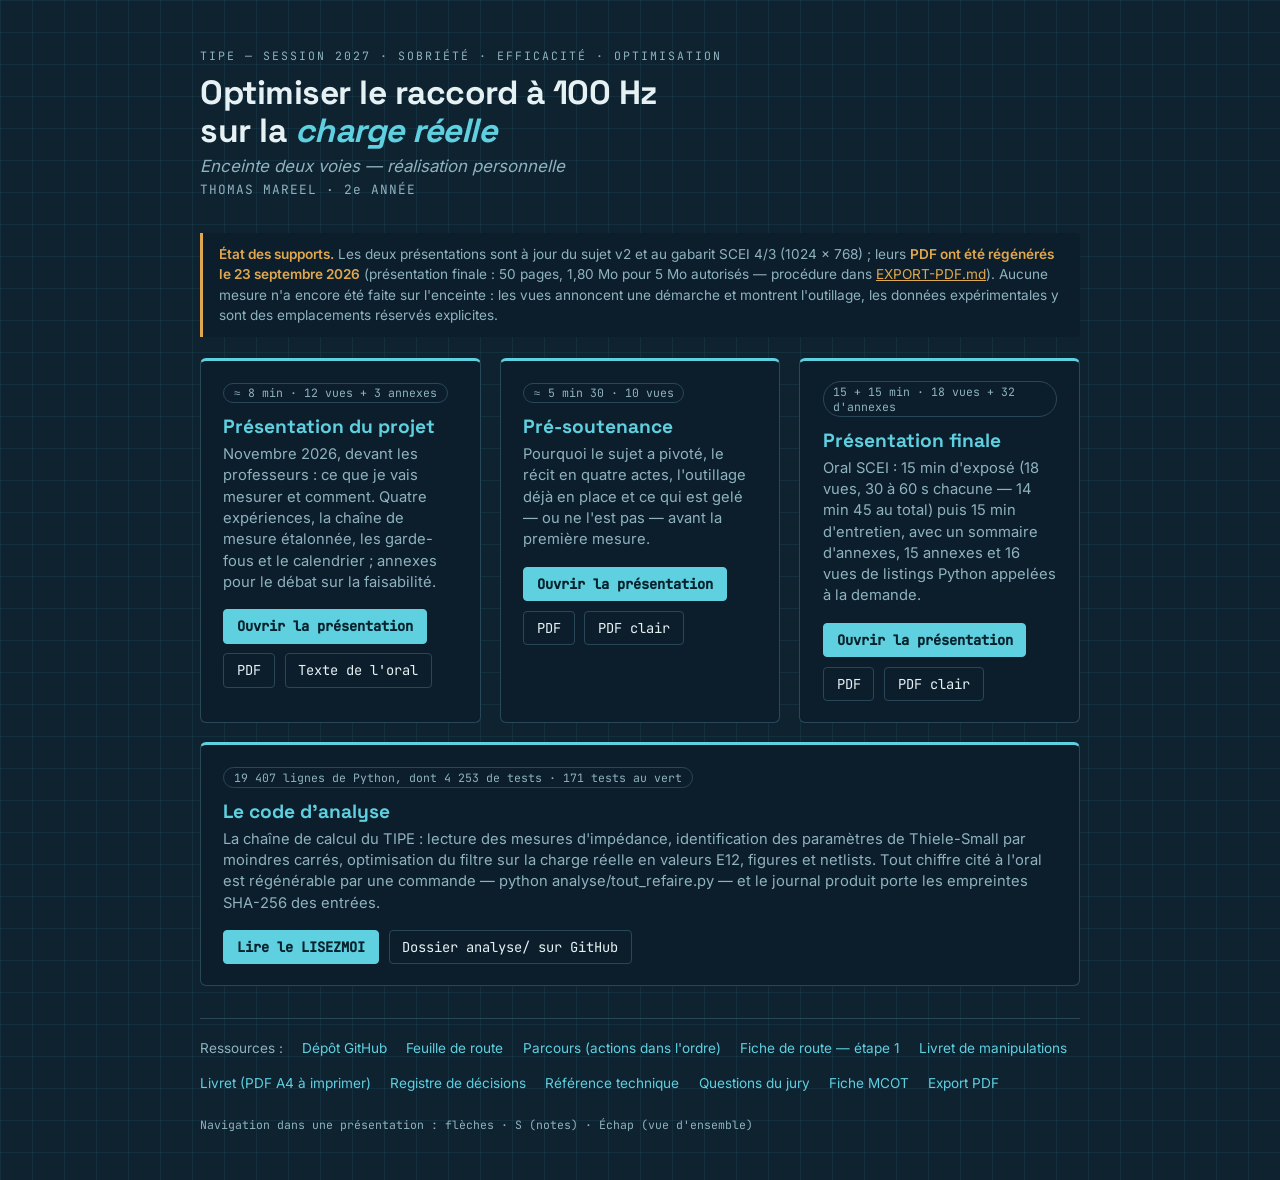
<file: index.html>
<!DOCTYPE html>
<html lang="fr">
<head>
  <meta charset="utf-8">
  <meta name="viewport" content="width=device-width, initial-scale=1.0">
  <title>TIPE — Filtrage à 100 Hz d'une enceinte deux voies</title>
  <meta name="description" content="TIPE session 2027 — Optimisation sous contraintes du filtre de raccord à 100 Hz d'une enceinte deux voies : mesure de l'impédance réelle du haut-parleur, identification des paramètres de Thiele-Small, optimisation du filtre (coût, pertes, valeurs normalisées), validation au banc et au micro.">
  <link rel="icon" href="favicon.svg" type="image/svg+xml">

  <link rel="stylesheet" href="libs/fonts/fonts.css">
  <style>
    :root{ --bg:#0e2230; --bg-card:#0c1e2b; --ink:#e6f1f4; --ink-soft:#8fb2bf;
           --accent:#5fd0e0; --accent2:#9ad6a0; --warn:#e0a84e;
           --trait:#28485a; --grid:rgba(95,208,224,.07); }
    *{box-sizing:border-box;margin:0;padding:0;}
    body{ min-height:100vh; color:var(--ink); font-family:Inter,system-ui,sans-serif;
      background-color:var(--bg);
      background-image:linear-gradient(var(--grid) 1px,transparent 1px),linear-gradient(90deg,var(--grid) 1px,transparent 1px);
      background-size:32px 32px;
      display:flex; align-items:center; justify-content:center; padding:3rem 1.4rem; }
    main{ max-width:880px; width:100%; }
    .kicker{ font-family:'JetBrains Mono',monospace; font-size:.72rem; letter-spacing:2px;
      text-transform:uppercase; color:var(--ink-soft); margin-bottom:.7rem; }
    h1{ font-family:'Space Grotesk',sans-serif; font-size:2.1rem; line-height:1.12; letter-spacing:-.5px; margin-bottom:.4rem; }
    h1 em{ color:var(--accent); font-style:italic; }
    .sous{ color:var(--ink-soft); font-size:1.05rem; font-style:italic; margin-bottom:.3rem; }
    .auteur{ font-family:'JetBrains Mono',monospace; font-size:.8rem; color:var(--ink-soft);
      letter-spacing:1px; margin-bottom:2.2rem; }
    .encadre.warn{ border-left:3px solid var(--warn); background:var(--bg-card);
      border-radius:0 4px 4px 0; padding:.7rem 1rem; margin-bottom:1.3rem;
      font-size:.85rem; line-height:1.5; color:var(--ink-soft); }
    .encadre.warn strong{ color:var(--warn); font-weight:600; }
    .encadre.warn a{ color:var(--warn); text-decoration:underline; }
    .cartes{ display:flex; gap:1.2rem; flex-wrap:wrap; }
    .cartes + .cartes{ margin-top:1.2rem; }
    .carte{ flex:1; min-width:260px; border:1px solid var(--trait); border-top:3px solid var(--accent);
      border-radius:6px; padding:1.3rem 1.4rem; background:var(--bg-card); }
    .carte h2{ font-family:'Space Grotesk',sans-serif; color:var(--accent); font-size:1.2rem; margin-bottom:.3rem; }
    .carte p{ color:var(--ink-soft); font-size:.92rem; line-height:1.45; margin-bottom:1rem; min-height:3.6em; }
    .liens{ display:flex; gap:.6rem; flex-wrap:wrap; }
    a.btn{ text-decoration:none; font-size:.86rem; font-family:'JetBrains Mono',monospace;
      padding:.45rem .8rem; border-radius:4px; border:1px solid var(--trait); color:var(--ink); transition:.15s; }
    a.btn:hover{ border-color:var(--accent); color:var(--accent); }
    a.btn.primary{ background:var(--accent); color:#06222c; border-color:var(--accent); font-weight:600; }
    a.btn.primary:hover{ filter:brightness(1.08); color:#06222c; }
    .duree{ display:inline-block; font-family:'JetBrains Mono',monospace; font-size:.72rem;
      color:var(--ink-soft); border:1px solid var(--trait); border-radius:999px; padding:.1rem .6rem; margin-bottom:.7rem; }
    .docs{ margin-top:2rem; padding-top:1.3rem; border-top:1px solid var(--trait);
      font-size:.85rem; color:var(--ink-soft); display:flex; gap:1.2rem; flex-wrap:wrap; align-items:center; }
    .docs a{ color:var(--accent); text-decoration:none; }
    .docs a:hover{ text-decoration:underline; }
    footer{ margin-top:1.6rem; font-family:'JetBrains Mono',monospace; font-size:.72rem; color:var(--ink-soft); }
  </style>
</head>
<body>
  <main>
    <div class="kicker">TIPE — session 2027 · Sobriété · Efficacité · Optimisation</div>
    <h1>Optimiser le raccord à 100 Hz<br>sur la <em>charge réelle</em></h1>
    <p class="sous">Enceinte deux voies — réalisation personnelle</p>
    <p class="auteur">THOMAS MAREEL · 2e ANNÉE</p>

    <p class="encadre warn"><strong>État des supports.</strong> Les deux présentations sont à jour du sujet v2 et au gabarit SCEI 4/3 (1024 × 768) ; leurs <strong>PDF ont été régénérés le 23 septembre 2026</strong> (présentation finale : 50 pages, 1,80 Mo pour 5 Mo autorisés — procédure dans <a href="EXPORT-PDF.md">EXPORT-PDF.md</a>). Aucune mesure n'a encore été faite sur l'enceinte : les vues annoncent une démarche et montrent l'outillage, les données expérimentales y sont des emplacements réservés explicites.</p>

    <div class="cartes">
      <div class="carte">
        <span class="duree">≈ 8 min · 12 vues + 3 annexes</span>
        <h2>Présentation du projet</h2>
        <p>Novembre 2026, devant les professeurs : ce que je vais mesurer et comment. Quatre expériences, la chaîne de mesure étalonnée, les garde-fous et le calendrier ; annexes pour le débat sur la faisabilité.</p>
        <div class="liens">
          <a class="btn primary" href="presentation-projet.html">Ouvrir la présentation</a>
          <a class="btn" href="oral/presentation.pdf">PDF</a>
          <a class="btn" href="oral/script_oral.md">Texte de l'oral</a>
        </div>
      </div>
      <div class="carte">
        <span class="duree">≈ 5 min 30 · 10 vues</span>
        <h2>Pré-soutenance</h2>
        <p>Pourquoi le sujet a pivoté, le récit en quatre actes, l'outillage déjà en place et ce qui est gelé — ou ne l'est pas — avant la première mesure.</p>
        <div class="liens">
          <a class="btn primary" href="pre-soutenance.html">Ouvrir la présentation</a>
          <a class="btn" href="pre-soutenance.pdf">PDF</a>
          <a class="btn" href="pre-soutenance-clair.pdf">PDF clair</a>
        </div>
      </div>
      <div class="carte">
        <span class="duree">15 + 15 min · 18 vues + 32 d'annexes</span>
        <h2>Présentation finale</h2>
        <p>Oral SCEI : 15 min d'exposé (18 vues, 30 à 60 s chacune — 14 min 45 au total) puis 15 min d'entretien, avec un sommaire d'annexes, 15 annexes et 16 vues de listings Python appelées à la demande.</p>
        <div class="liens">
          <a class="btn primary" href="presentation-finale.html">Ouvrir la présentation</a>
          <a class="btn" href="presentation-finale.pdf">PDF</a>
          <a class="btn" href="presentation-finale-clair.pdf">PDF clair</a>
        </div>
      </div>
    </div>

    <div class="cartes">
      <div class="carte">
        <span class="duree">19 407 lignes de Python, dont 4 253 de tests · 171 tests au vert</span>
        <h2>Le code d'analyse</h2>
        <p>La chaîne de calcul du TIPE : lecture des mesures d'impédance, identification des paramètres de Thiele-Small par moindres carrés, optimisation du filtre sur la charge réelle en valeurs E12, figures et netlists. Tout chiffre cité à l'oral est régénérable par une commande — python analyse/tout_refaire.py — et le journal produit porte les empreintes SHA-256 des entrées.</p>
        <div class="liens">
          <a class="btn primary" href="analyse/LISEZMOI.md">Lire le LISEZMOI</a>
          <a class="btn" href="https://github.com/thomasMareel/tipe-filtrage-enceinte/tree/main/analyse">Dossier analyse/ sur GitHub</a>
        </div>
      </div>
    </div>

    <div class="docs">
      <span>Ressources :</span>
      <a href="https://github.com/thomasMareel/tipe-filtrage-enceinte">Dépôt GitHub</a>
      <a href="FEUILLE-DE-ROUTE.md">Feuille de route</a>
      <a href="PARCOURS.md">Parcours (actions dans l'ordre)</a>
      <a href="fiches/etape-1-mesurer-z.pdf">Fiche de route — étape 1</a>
      <a href="protocole/PROTOCOLE-EXPERIENCES.html">Livret de manipulations</a>
      <a href="protocole/PROTOCOLE-EXPERIENCES.pdf">Livret (PDF A4 à imprimer)</a>
      <a href="DECISIONS-PHASE-0.md">Registre de décisions</a>
      <a href="REFERENCE-TECHNIQUE.md">Référence technique</a>
      <a href="NOTES-TIPE.md">Questions du jury</a>
      <a href="MCOT.md">Fiche MCOT</a>
      <a href="EXPORT-PDF.md">Export PDF</a>
    </div>

    <footer>Navigation dans une présentation : flèches · S (notes) · Échap (vue d'ensemble)</footer>
  </main>
</body>
</html>
</file>
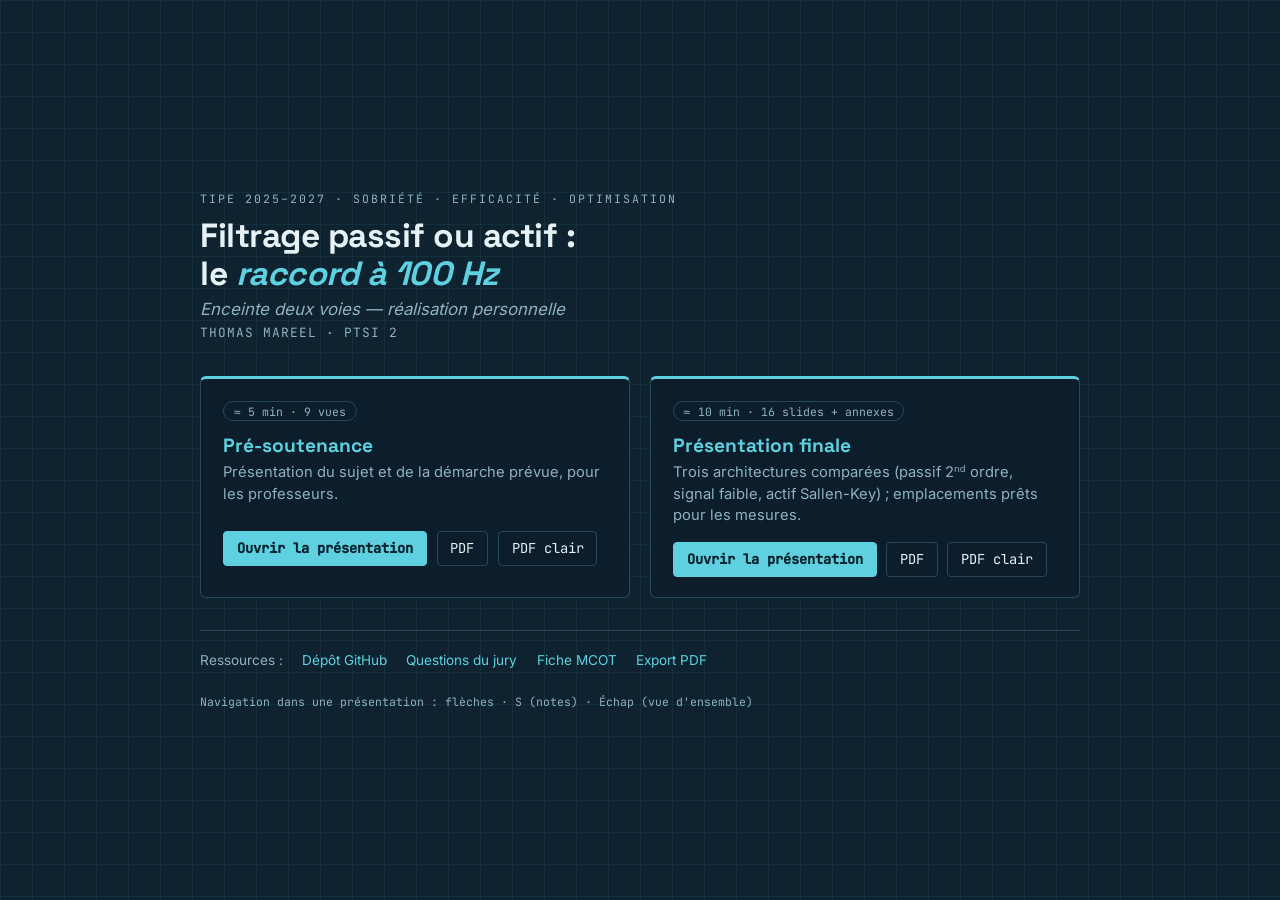
<file: archive-v1/index.html>
<!DOCTYPE html>
<html lang="fr">
<head>
  <meta charset="utf-8">
  <meta name="viewport" content="width=device-width, initial-scale=1.0">
  <title>TIPE — Filtrage à 100 Hz d'une enceinte deux voies</title>
  <meta name="description" content="TIPE 2025-2027 — Filtrage passif ou actif : le raccord à 100 Hz d'une enceinte deux voies (réalisation personnelle).">
  <link rel="icon" href="favicon.svg" type="image/svg+xml">

  <link rel="stylesheet" href="libs/fonts/fonts.css">
  <style>
    :root{ --bg:#0e2230; --bg-card:#0c1e2b; --ink:#e6f1f4; --ink-soft:#8fb2bf;
           --accent:#5fd0e0; --accent2:#9ad6a0; --trait:#28485a; --grid:rgba(95,208,224,.07); }
    *{box-sizing:border-box;margin:0;padding:0;}
    body{ min-height:100vh; color:var(--ink); font-family:Inter,system-ui,sans-serif;
      background-color:var(--bg);
      background-image:linear-gradient(var(--grid) 1px,transparent 1px),linear-gradient(90deg,var(--grid) 1px,transparent 1px);
      background-size:32px 32px;
      display:flex; align-items:center; justify-content:center; padding:3rem 1.4rem; }
    main{ max-width:880px; width:100%; }
    .kicker{ font-family:'JetBrains Mono',monospace; font-size:.72rem; letter-spacing:2px;
      text-transform:uppercase; color:var(--ink-soft); margin-bottom:.7rem; }
    h1{ font-family:'Space Grotesk',sans-serif; font-size:2.1rem; line-height:1.12; letter-spacing:-.5px; margin-bottom:.4rem; }
    h1 em{ color:var(--accent); font-style:italic; }
    .sous{ color:var(--ink-soft); font-size:1.05rem; font-style:italic; margin-bottom:.3rem; }
    .auteur{ font-family:'JetBrains Mono',monospace; font-size:.8rem; color:var(--ink-soft);
      letter-spacing:1px; margin-bottom:2.2rem; }
    .cartes{ display:flex; gap:1.2rem; flex-wrap:wrap; }
    .carte{ flex:1; min-width:260px; border:1px solid var(--trait); border-top:3px solid var(--accent);
      border-radius:6px; padding:1.3rem 1.4rem; background:var(--bg-card); }
    .carte h2{ font-family:'Space Grotesk',sans-serif; color:var(--accent); font-size:1.2rem; margin-bottom:.3rem; }
    .carte p{ color:var(--ink-soft); font-size:.92rem; line-height:1.45; margin-bottom:1rem; min-height:3.6em; }
    .liens{ display:flex; gap:.6rem; flex-wrap:wrap; }
    a.btn{ text-decoration:none; font-size:.86rem; font-family:'JetBrains Mono',monospace;
      padding:.45rem .8rem; border-radius:4px; border:1px solid var(--trait); color:var(--ink); transition:.15s; }
    a.btn:hover{ border-color:var(--accent); color:var(--accent); }
    a.btn.primary{ background:var(--accent); color:#06222c; border-color:var(--accent); font-weight:600; }
    a.btn.primary:hover{ filter:brightness(1.08); color:#06222c; }
    .duree{ display:inline-block; font-family:'JetBrains Mono',monospace; font-size:.72rem;
      color:var(--ink-soft); border:1px solid var(--trait); border-radius:999px; padding:.1rem .6rem; margin-bottom:.7rem; }
    .docs{ margin-top:2rem; padding-top:1.3rem; border-top:1px solid var(--trait);
      font-size:.85rem; color:var(--ink-soft); display:flex; gap:1.2rem; flex-wrap:wrap; align-items:center; }
    .docs a{ color:var(--accent); text-decoration:none; }
    .docs a:hover{ text-decoration:underline; }
    footer{ margin-top:1.6rem; font-family:'JetBrains Mono',monospace; font-size:.72rem; color:var(--ink-soft); }
  </style>
</head>
<body>
  <main>
    <div class="kicker">TIPE 2025–2027 · Sobriété · Efficacité · Optimisation</div>
    <h1>Filtrage passif ou actif :<br>le <em>raccord à 100 Hz</em></h1>
    <p class="sous">Enceinte deux voies — réalisation personnelle</p>
    <p class="auteur">THOMAS MAREEL · PTSI 2</p>

    <div class="cartes">
      <div class="carte">
        <span class="duree">≈ 5 min · 9 vues</span>
        <h2>Pré-soutenance</h2>
        <p>Présentation du sujet et de la démarche prévue, pour les professeurs.</p>
        <div class="liens">
          <a class="btn primary" href="pre-soutenance.html">Ouvrir la présentation</a>
          <a class="btn" href="pre-soutenance.pdf">PDF</a>
          <a class="btn" href="pre-soutenance-clair.pdf">PDF clair</a>
        </div>
      </div>
      <div class="carte">
        <span class="duree">≈ 10 min · 16 slides + annexes</span>
        <h2>Présentation finale</h2>
        <p>Trois architectures comparées (passif 2ⁿᵈ ordre, signal faible, actif Sallen-Key) ; emplacements prêts pour les mesures.</p>
        <div class="liens">
          <a class="btn primary" href="presentation-finale.html">Ouvrir la présentation</a>
          <a class="btn" href="presentation-finale.pdf">PDF</a>
          <a class="btn" href="presentation-finale-clair.pdf">PDF clair</a>
        </div>
      </div>
    </div>

    <div class="docs">
      <span>Ressources :</span>
      <a href="https://github.com/thomasMareel/tipe-filtrage-enceinte">Dépôt GitHub</a>
      <a href="NOTES-TIPE.md">Questions du jury</a>
      <a href="MCOT.md">Fiche MCOT</a>
      <a href="EXPORT-PDF.md">Export PDF</a>
    </div>

    <footer>Navigation dans une présentation : flèches · S (notes) · Échap (vue d'ensemble)</footer>
  </main>
</body>
</html>
</file>
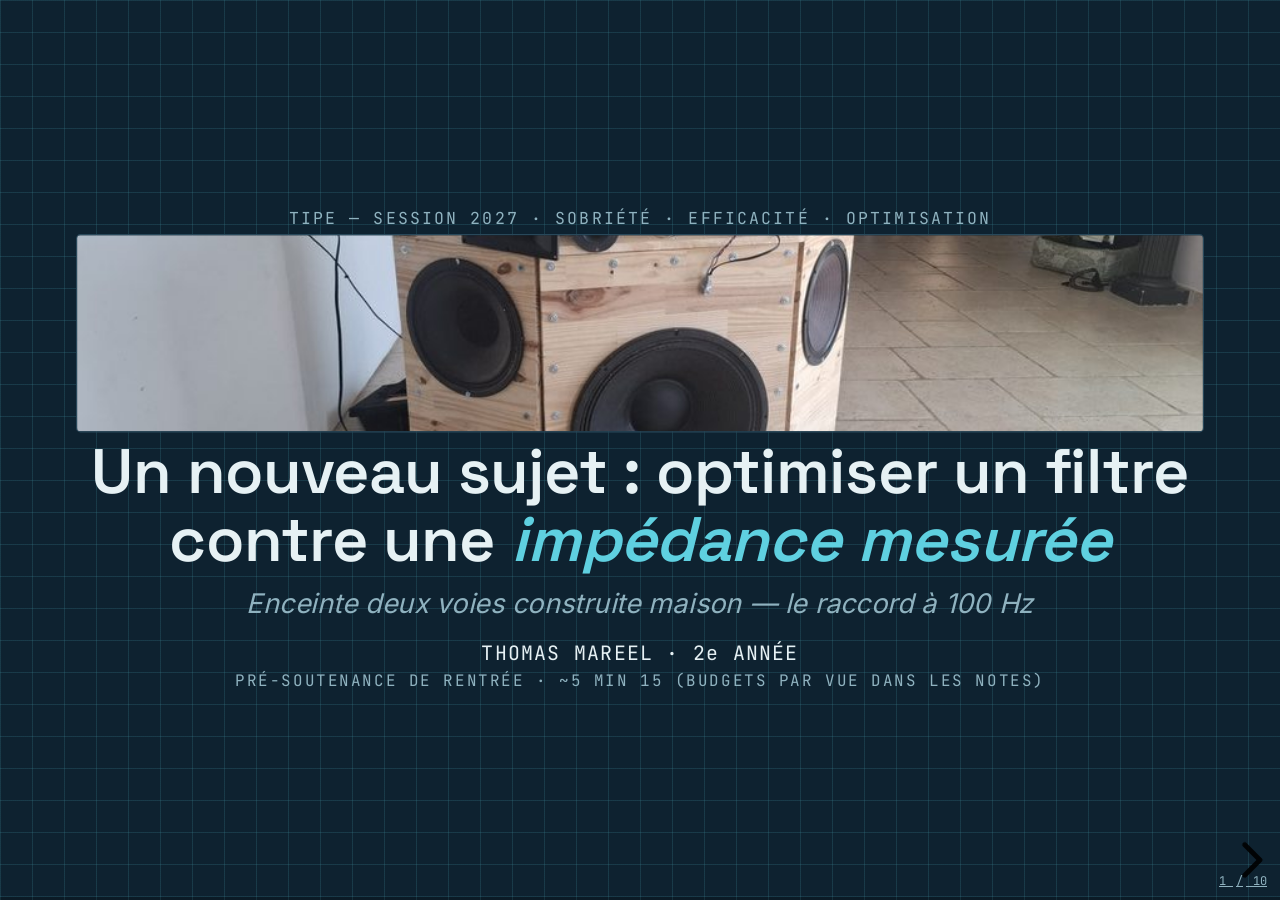
<file: pre-soutenance.html>
<!DOCTYPE html>
<html lang="fr">
<head>
  <meta charset="utf-8">
  <meta name="viewport" content="width=device-width, initial-scale=1.0, maximum-scale=1.0, user-scalable=no">
  <title>TIPE — Pré-soutenance (optimiser le filtre de raccord à 100 Hz sur la charge réelle)</title>
  <meta name="description" content="TIPE session 2027 — Pré-soutenance : démarche, outillage et critères gelés avant la campagne de mesures d'impédance.">
  <link rel="icon" href="favicon.svg" type="image/svg+xml">

  
  <link rel="stylesheet" href="libs/fonts/fonts.css">

  <link rel="stylesheet" href="libs/reveal/reset.css">
  <link rel="stylesheet" href="libs/reveal/reveal.css">
  <link rel="stylesheet" href="css/blueprint.css">
</head>
<body>
  <div class="reveal">
    <div class="slides">

<!-- =========================================================================
     PRÉ-SOUTENANCE v2 — 10 vues, ~5 min 15. Le budget de chaque vue est inscrit
     entre crochets en tête de ses notes du présentateur, pour que la répétition
     soit chronométrable : 25+30+30+30+30+35+40+35+35+35 = 325 s, et les notes
     totalisent 867 mots, soit 5 min 47 à 150 mots par minute — la marge restante
     est dans le débit, pas dans le texte.
     Fragments de diapositives uniquement : à coller dans la coquille reveal.js
     (gabarit SCEI 4/3 — Reveal.initialize({ width: 1024, height: 768, ... })).
     Identité Blueprint : css/blueprint.css (+ blueprint-light.css en variante claire).
     Les figures de données sont appelées par marqueurs FIG:nom-de-la-figure.
     INJECTION — la commande sans arguments échoue : injecter_figures.py prend alors
     les SEPT figures du registre et lève SystemExit au premier marqueur absent, or
     ce deck n'en porte que deux. Et l'injection réécrit le HTML EN PLACE, donc elle
     détruit les marqueurs : travailler sur une COPIE, comme EXPORT-PDF.md § 3.2.

         python analyse/figures.py
         Copy-Item pre-soutenance.html _tmp-pre-soutenance.html
         python analyse/injecter_figures.py _tmp-pre-soutenance.html fig-z-sub-mesure fig-catalogue-8ohm-vs-z

     Aucun résultat expérimental : rien n'est encore mesuré sur l'enceinte.
     ========================================================================= -->

      <!-- ===================== 1. TITRE ===================== -->
      <section class="titre">
        <div class="kicker">TIPE — session 2027 · Sobriété · Efficacité · Optimisation</div>
        <img class="photo" src="assets/enceinte-face.jpg" alt="Enceinte deux voies construite maison, vue de face"
             style="max-height:180px;box-sizing:border-box"
             onerror="this.style.display='none';this.nextElementSibling.style.display='flex';">
        <div class="placeholder" style="display:none;min-height:180px">déposer<br>assets/enceinte-face.jpg</div>
        <h1>Un nouveau sujet : optimiser un filtre<br>contre une <em>impédance mesurée</em></h1>
        <div class="sous">Enceinte deux voies construite maison — le raccord à 100 Hz</div>
        <div class="auteur">THOMAS MAREEL · 2<sup>e</sup> ANNÉE</div>
        <div class="meta">Pré-soutenance de rentrée · ~5 min 15 (budgets par vue dans les notes)</div>
        <aside class="notes">
          [25 s] Bonjour. Je viens vous présenter mon TIPE, et je commence par une annonce :
          ce n'est plus le sujet que je vous ai présenté en juin.
          Ces cinq minutes servent à vous dire pourquoi j'en ai changé,
          à poser le nouveau sujet, et à vous montrer où j'en suis.
          L'enceinte, elle, n'a pas bougé. Ce qui a changé, c'est la question que je lui pose.
        </aside>
      </section>

      <!-- ===================== 2. CE QUE J'AVAIS PRÉSENTÉ EN JUIN ===================== -->
      <section>
        <div class="kicker">Rappel</div>
        <h2>Ce que je vous avais présenté <span class="accent">en juin</span></h2>
        <div class="colonnes">

          <figure style="margin:0;text-align:center">
            <svg viewBox="0 0 300 200" role="img" aria-label="Vignette de la version 1 : trois architectures comparées">
              <g opacity="0.45">
                <rect x="5" y="5" width="290" height="190" rx="5" fill="var(--bg-card)" stroke="var(--trait)" stroke-width="1.5"/>
                <rect x="22" y="22" width="150" height="8" rx="3" fill="var(--ink-soft)"/>
                <g stroke="var(--wire)" stroke-width="2" fill="none">
                  <line x1="32" y1="72" x2="268" y2="72"/>
                  <line x1="32" y1="118" x2="268" y2="118"/>
                  <line x1="32" y1="164" x2="268" y2="164"/>
                </g>
                <g fill="var(--bg)" stroke="var(--accent)" stroke-width="2">
                  <rect x="104" y="59" width="44" height="26" rx="3"/>
                  <rect x="104" y="105" width="44" height="26" rx="3"/>
                  <rect x="104" y="151" width="44" height="26" rx="3"/>
                </g>
                <g fill="var(--wire)">
                  <polygon points="196,61 196,83 220,72"/>
                  <polygon points="196,107 196,129 220,118"/>
                  <polygon points="196,153 196,175 220,164"/>
                </g>
              </g>
            </svg>
            <figcaption>Trois architectures</figcaption>
          </figure>

          <figure style="margin:0;text-align:center">
            <svg viewBox="0 0 300 200" role="img" aria-label="Vignette de la version 1 : cinq critères de comparaison">
              <g opacity="0.45">
                <rect x="5" y="5" width="290" height="190" rx="5" fill="var(--bg-card)" stroke="var(--trait)" stroke-width="1.5"/>
                <rect x="22" y="22" width="130" height="8" rx="3" fill="var(--ink-soft)"/>
                <g fill="none" stroke="var(--accent)" stroke-width="2">
                  <circle cx="45"  cy="95" r="19"/>
                  <circle cx="99"  cy="95" r="19"/>
                  <circle cx="153" cy="95" r="19"/>
                  <circle cx="207" cy="95" r="19"/>
                  <circle cx="261" cy="95" r="19"/>
                </g>
                <g fill="var(--ink-soft)">
                  <rect x="28"  y="132" width="34" height="6" rx="3"/>
                  <rect x="82"  y="132" width="34" height="6" rx="3"/>
                  <rect x="136" y="132" width="34" height="6" rx="3"/>
                  <rect x="190" y="132" width="34" height="6" rx="3"/>
                  <rect x="244" y="132" width="34" height="6" rx="3"/>
                </g>
              </g>
            </svg>
            <figcaption>Cinq critères</figcaption>
          </figure>

          <figure style="margin:0;text-align:center">
            <svg viewBox="0 0 300 200" role="img" aria-label="Vignette de la version 1 : premier ordre contre second ordre">
              <g opacity="0.45">
                <rect x="5" y="5" width="290" height="190" rx="5" fill="var(--bg-card)" stroke="var(--trait)" stroke-width="1.5"/>
                <rect x="22" y="22" width="170" height="8" rx="3" fill="var(--ink-soft)"/>
                <line x1="40" y1="55" x2="40" y2="165" stroke="var(--ink-soft)" stroke-width="1.6"/>
                <line x1="40" y1="165" x2="268" y2="165" stroke="var(--ink-soft)" stroke-width="1.6"/>
                <path d="M40,70 L130,70 Q146,70 154,84 L250,140" fill="none" stroke="var(--accent2)" stroke-width="2.6"/>
                <path d="M40,70 L130,70 Q146,70 154,86 L216,165" fill="none" stroke="var(--accent)" stroke-width="2.6"/>
                <line x1="150" y1="52" x2="150" y2="165" stroke="var(--accent)" stroke-width="1.2" stroke-dasharray="5 5"/>
              </g>
            </svg>
            <figcaption>1<sup>er</sup> contre 2<sup>nd</sup> ordre</figcaption>
          </figure>

        </div>
        <p class="legende">version 1 · juin 2026 — « filtrage passif ou actif : le raccord à 100 Hz »</p>
        <aside class="notes">
          [30 s] En juin, mon sujet s'appelait « filtrage passif ou actif : le raccord à cent hertz ».
          Je comparais trois architectures — LC après l'amplificateur, RC en signal faible,
          et actif Sallen-Key — sur cinq critères, et je justifiais le passage au second ordre.
          Le travail existait vraiment : les slides étaient prêts, l'enceinte fonctionnait.
          Je ne viens pas vous dire que c'était nul, mais ce que j'ai fini par lui reprocher.
        </aside>
      </section>

      <!-- ===================== 3. POURQUOI J'AI PIVOTÉ ===================== -->
      <section>
        <div class="kicker">L'auto-critique</div>
        <h2>Pourquoi j'ai pivoté : c'était une <span class="accent">recette</span></h2>
        <div class="viz">
          <svg viewBox="0 0 1000 250" role="img"
               aria-label="Deux boîtes reliées par une flèche : la démarche de la version 1 et celle de la version 2">
            <defs>
              <marker id="fl-pivot" markerWidth="10" markerHeight="10" refX="8" refY="5" orient="auto">
                <path d="M0,0 L10,5 L0,10 z" fill="var(--accent)"/>
              </marker>
            </defs>

            <g opacity="0.6">
              <rect x="20" y="45" width="390" height="150" rx="6"
                    fill="var(--bg-card)" stroke="var(--trait)" stroke-width="2"/>
              <rect x="44" y="28" width="52" height="30" rx="4" fill="var(--bg)" stroke="var(--trait)" stroke-width="1.5"/>
              <text x="70" y="49" font-size="18" fill="var(--ink-soft)" text-anchor="middle" font-family="'JetBrains Mono', monospace">v1</text>
              <text x="215" y="105" font-size="24" fill="var(--ink)" text-anchor="middle" font-family="'Space Grotesk', Inter, sans-serif">« j'ai besoin d'un filtre</text>
              <text x="215" y="145" font-size="24" fill="var(--ink)" text-anchor="middle" font-family="'Space Grotesk', Inter, sans-serif">→ j'ai fait un filtre »</text>
              <text x="215" y="178" font-size="17" fill="var(--ink-soft)" text-anchor="middle">une mise en œuvre, pas un problème</text>
            </g>

            <line x1="430" y1="120" x2="560" y2="120" stroke="var(--accent)" stroke-width="3" marker-end="url(#fl-pivot)"/>
            <text x="495" y="103" font-size="15" fill="var(--ink-soft)" text-anchor="middle" font-family="'JetBrains Mono', monospace">04/08/2026</text>

            <rect x="585" y="45" width="395" height="150" rx="6"
                  fill="var(--bg-card)" stroke="var(--accent)" stroke-width="2.5"/>
            <rect x="609" y="28" width="52" height="30" rx="4" fill="var(--bg)" stroke="var(--accent)" stroke-width="1.5"/>
            <text x="635" y="49" font-size="18" fill="var(--accent)" text-anchor="middle" font-family="'JetBrains Mono', monospace">v2</text>
            <text x="782" y="105" font-size="21" fill="var(--ink)" text-anchor="middle" font-family="'Space Grotesk', Inter, sans-serif">« quelle est la bonne valeur</text>
            <text x="782" y="145" font-size="21" fill="var(--accent)" text-anchor="middle" font-family="'Space Grotesk', Inter, sans-serif" font-weight="700">de L et de C sur CETTE charge ? »</text>
            <text x="782" y="178" font-size="17" fill="var(--ink-soft)" text-anchor="middle">un problème de conception à résoudre</text>
          </svg>
        </div>
        <div class="encadre">
          <strong>Pivot acté le 4 août 2026.</strong> La version 1 est archivée telle quelle,
          avec tout son historique : elle devient le point de départ à battre.
        </div>
        <aside class="notes">
          [30 s] Le reproche, je me le fais à moi-même : la version un était une recette.
          J'avais besoin d'un filtre, j'ai appliqué la formule du cours, j'ai fabriqué le filtre.
          Pas de problème scientifique à résoudre : une mise en œuvre à réussir.
          En mai, on m'avait fait une remarque sur l'impédance du haut-parleur :
          je l'avais traitée comme un piège de manipulation à éviter, alors que c'était
          l'endroit exact où le sujet devenait intéressant. J'ai pivoté le quatre août.
        </aside>
      </section>

      <!-- ===================== 4. CE QUE JE GARDE / CE QUE J'ABANDONNE ===================== -->
      <section>
        <div class="kicker">Le pivot n'est pas un redémarrage à zéro</div>
        <h2>Ce que je garde, ce que j'abandonne</h2>
        <div class="colonnes">
          <div>
            <h3>Je garde</h3>
            <table style="width:100%">
              <tr><th style="width:44%">Élément</th><th>Ce qu'il devient</th></tr>
              <tr><td>Enceinte, ampli, instruments</td><td>inchangés — rien à racheter</td></tr>
              <tr><td>Filtre catalogue 18 mH / 150 µF</td><td>n'est plus le résultat : c'est le <strong>point de départ à battre</strong></td></tr>
              <tr><td>Référence active Sallen-Key</td><td>n'est plus un concurrent : c'est un <strong>étalon</strong></td></tr>
            </table>
          </div>
          <div>
            <h3>J'abandonne</h3>
            <table style="width:100%">
              <tr><th style="width:44%">Élément</th><th>Pourquoi</th></tr>
              <tr><td>Architecture RC en signal faible</td><td>son rôle de contre-exemple n'existe plus</td></tr>
              <tr><td>La question « passif ou actif ? »</td><td>binaire : remplacée par une question de conception</td></tr>
            </table>
          </div>
        </div>
        <p class="legende">le matériel, le budget et le calendrier de fabrication sont conservés</p>
        <aside class="notes">
          [30 s] Le pivot n'est pas un redémarrage à zéro, et c'est important pour le calendrier.
          Je garde tout le matériel et les deux filtres déjà conçus — mais ils changent de rôle.
          Le filtre du catalogue n'est plus mon résultat : c'est le point de départ à battre.
          Le filtre actif n'est plus un concurrent : c'est un étalon, parce qu'il travaille
          sur plusieurs kilo-ohms et ne voit jamais l'impédance du haut-parleur.
          J'abandonne le RC : son rôle de contre-exemple n'existe plus.
        </aside>
      </section>

      <!-- ===================== 5. LE FAIT QUI CHANGE TOUT ===================== -->
      <section>
        <div class="kicker">Le fait qui change tout</div>
        <h2>Le haut-parleur n'est <span class="accent">pas</span> une résistance de 8 Ω</h2>
        <figure class="viz" style="margin:0"><!--FIG:fig-z-sub-mesure-->
<svg xmlns:xlink="http://www.w3.org/1999/xlink" viewBox="0 0 407.3472 299.1888" xmlns="http://www.w3.org/2000/svg" version="1.1">
<style type="text/css">.fig-z-sub-mesure-s0{fill: var(--wire, #b8d4dc);stroke: var(--wire, #b8d4dc);stroke-width: 0.8}.fig-z-sub-mesure-s1{fill: none;stroke: var(--wire, #b8d4dc);stroke-width: 0.8}.fig-z-sub-mesure-s2{fill: none;stroke: var(--trait, #28485a);stroke-opacity: 0.55;stroke-width: 0.5;stroke-linecap: round}.fig-z-sub-mesure-s3{fill: var(--trait, #28485a);stroke: var(--trait, #28485a);stroke-width: 0.7}.fig-z-sub-mesure-s4{font-size: 7.92px;font-family: 'Inter', 'Space Grotesk', 'DejaVu Sans', sans-serif;text-anchor: end;fill: var(--ink-soft, #8fb2bf)}.fig-z-sub-mesure-s5{fill: var(--trait, #28485a);stroke: var(--trait, #28485a);stroke-width: 0.5}.fig-z-sub-mesure-s6{font-size: 7.92px;font-family: 'Inter', 'Space Grotesk', 'DejaVu Sans', sans-serif;text-anchor: middle;fill: var(--ink-soft, #8fb2bf)}.fig-z-sub-mesure-s7{fill: none;stroke: var(--trait, #28485a);stroke-width: 0.8;stroke-linejoin: miter;stroke-linecap: square}.fig-z-sub-mesure-s8{font-size: 7.92px;font-family: 'Inter', 'Space Grotesk', 'DejaVu Sans', sans-serif;text-anchor: start;fill: var(--ink, #e6f1f4)}.fig-z-sub-mesure-s9{font-size: 9px;font-family: 'Inter', 'Space Grotesk', 'DejaVu Sans', sans-serif;text-anchor: middle;fill: var(--ink, #e6f1f4)}.fig-z-sub-mesure-s10{font-size: 7.2px;font-family: 'JetBrains Mono', 'DejaVu Sans Mono', monospace;fill: var(--ink-soft, #8fb2bf)}.fig-z-sub-mesure-s11{fill: none;stroke-dasharray: 3.33,1.44;stroke-dashoffset: 0;stroke: var(--trait, #28485a);stroke-width: 0.9}.fig-z-sub-mesure-s12{fill: var(--bg-card, #0c1e2b)}</style>
 <metadata>
  <rdf:RDF xmlns:dc="http://purl.org/dc/elements/1.1/" xmlns:cc="http://creativecommons.org/ns#" xmlns:rdf="http://www.w3.org/1999/02/22-rdf-syntax-ns#">
   <cc:Work>
    <dc:type rdf:resource="http://purl.org/dc/dcmitype/StillImage"/>
    <dc:format>image/svg+xml</dc:format>
    <dc:creator>
     <cc:Agent>
      <dc:title>Matplotlib v3.11.0, https://matplotlib.org/</dc:title>
     </cc:Agent>
    </dc:creator>
   </cc:Work>
  </rdf:RDF>
 </metadata>
 <defs>
  <style type="text/css">*{stroke-linejoin: round; stroke-linecap: butt}</style>
 </defs>
 <g id="figure_1">
  <g id="patch_1">
   <path d="M 0 299.1888 
L 407.3472 299.1888 
L 407.3472 0 
L 0 0 
z
" style="fill: var(--bg, #0e2230)"/>
  </g>
  <g id="axes_1">
   <g id="patch_2">
    <path d="M 38.729216 135.285168 
L 396.27495 135.285168 
L 396.27495 23.255311 
L 38.729216 23.255311 
z
" class="fig-z-sub-mesure-s12"/>
   </g>
   <g id="matplotlib.axis_1">
    <g id="xtick_1">
     <g id="line2d_1">
      <path d="M 38.729216 135.285168 
L 38.729216 23.255311 
" clip-path="url(#p1cb376dfcb)" class="fig-z-sub-mesure-s2"/>
     </g>
     <g id="line2d_2">
      <defs>
       <path id="m3a7c9ab605" d="M 0 0 
L 0 3 
" style="stroke: var(--trait, #28485a); stroke-width: 0.7"/>
      </defs>
      <g>
       <use xlink:href="#m3a7c9ab605" x="38.729216" y="135.285168" class="fig-z-sub-mesure-s3"/>
      </g>
     </g>
    </g>
    <g id="xtick_2">
     <g id="line2d_3">
      <path d="M 102.080535 135.285168 
L 102.080535 23.255311 
" clip-path="url(#p1cb376dfcb)" class="fig-z-sub-mesure-s2"/>
     </g>
     <g id="line2d_4">
      <g>
       <use xlink:href="#m3a7c9ab605" x="102.080535" y="135.285168" class="fig-z-sub-mesure-s3"/>
      </g>
     </g>
    </g>
    <g id="xtick_3">
     <g id="line2d_5">
      <path d="M 139.138681 135.285168 
L 139.138681 23.255311 
" clip-path="url(#p1cb376dfcb)" class="fig-z-sub-mesure-s2"/>
     </g>
     <g id="line2d_6">
      <g>
       <use xlink:href="#m3a7c9ab605" x="139.138681" y="135.285168" class="fig-z-sub-mesure-s3"/>
      </g>
     </g>
    </g>
    <g id="xtick_4">
     <g id="line2d_7">
      <path d="M 185.826423 135.285168 
L 185.826423 23.255311 
" clip-path="url(#p1cb376dfcb)" class="fig-z-sub-mesure-s2"/>
     </g>
     <g id="line2d_8">
      <g>
       <use xlink:href="#m3a7c9ab605" x="185.826423" y="135.285168" class="fig-z-sub-mesure-s3"/>
      </g>
     </g>
    </g>
    <g id="xtick_5">
     <g id="line2d_9">
      <path d="M 216.578853 135.285168 
L 216.578853 23.255311 
" clip-path="url(#p1cb376dfcb)" class="fig-z-sub-mesure-s2"/>
     </g>
     <g id="line2d_10">
      <g>
       <use xlink:href="#m3a7c9ab605" x="216.578853" y="135.285168" class="fig-z-sub-mesure-s3"/>
      </g>
     </g>
    </g>
    <g id="xtick_6">
     <g id="line2d_11">
      <path d="M 249.177742 135.285168 
L 249.177742 23.255311 
" clip-path="url(#p1cb376dfcb)" class="fig-z-sub-mesure-s2"/>
     </g>
     <g id="line2d_12">
      <g>
       <use xlink:href="#m3a7c9ab605" x="249.177742" y="135.285168" class="fig-z-sub-mesure-s3"/>
      </g>
     </g>
    </g>
    <g id="xtick_7">
     <g id="line2d_13">
      <path d="M 286.235888 135.285168 
L 286.235888 23.255311 
" clip-path="url(#p1cb376dfcb)" class="fig-z-sub-mesure-s2"/>
     </g>
     <g id="line2d_14">
      <g>
       <use xlink:href="#m3a7c9ab605" x="286.235888" y="135.285168" class="fig-z-sub-mesure-s3"/>
      </g>
     </g>
    </g>
    <g id="xtick_8">
     <g id="line2d_15">
      <path d="M 312.529061 135.285168 
L 312.529061 23.255311 
" clip-path="url(#p1cb376dfcb)" class="fig-z-sub-mesure-s2"/>
     </g>
     <g id="line2d_16">
      <g>
       <use xlink:href="#m3a7c9ab605" x="312.529061" y="135.285168" class="fig-z-sub-mesure-s3"/>
      </g>
     </g>
    </g>
    <g id="xtick_9">
     <g id="line2d_17">
      <path d="M 349.587207 135.285168 
L 349.587207 23.255311 
" clip-path="url(#p1cb376dfcb)" class="fig-z-sub-mesure-s2"/>
     </g>
     <g id="line2d_18">
      <g>
       <use xlink:href="#m3a7c9ab605" x="349.587207" y="135.285168" class="fig-z-sub-mesure-s3"/>
      </g>
     </g>
    </g>
    <g id="xtick_10">
     <g id="line2d_19">
      <path d="M 396.27495 135.285168 
L 396.27495 23.255311 
" clip-path="url(#p1cb376dfcb)" class="fig-z-sub-mesure-s2"/>
     </g>
     <g id="line2d_20">
      <g>
       <use xlink:href="#m3a7c9ab605" x="396.27495" y="135.285168" class="fig-z-sub-mesure-s3"/>
      </g>
     </g>
    </g>
    <g id="xtick_11">
     <g id="line2d_21">
      <path d="M 165.431854 135.285168 
L 165.431854 23.255311 
" clip-path="url(#p1cb376dfcb)" class="fig-z-sub-mesure-s2"/>
     </g>
     <g id="line2d_22">
      <defs>
       <path id="m2fffda29e2" d="M 0 0 
L 0 1.6 
" style="stroke: var(--trait, #28485a); stroke-width: 0.5"/>
      </defs>
      <g>
       <use xlink:href="#m2fffda29e2" x="165.431854" y="135.285168" class="fig-z-sub-mesure-s5"/>
      </g>
     </g>
    </g>
    <g id="xtick_12">
     <g id="line2d_23">
      <path d="M 202.49 135.285168 
L 202.49 23.255311 
" clip-path="url(#p1cb376dfcb)" class="fig-z-sub-mesure-s2"/>
     </g>
     <g id="line2d_24">
      <g>
       <use xlink:href="#m2fffda29e2" x="202.49" y="135.285168" class="fig-z-sub-mesure-s5"/>
      </g>
     </g>
    </g>
    <g id="xtick_13">
     <g id="line2d_25">
      <path d="M 228.783173 135.285168 
L 228.783173 23.255311 
" clip-path="url(#p1cb376dfcb)" class="fig-z-sub-mesure-s2"/>
     </g>
     <g id="line2d_26">
      <g>
       <use xlink:href="#m2fffda29e2" x="228.783173" y="135.285168" class="fig-z-sub-mesure-s5"/>
      </g>
     </g>
    </g>
    <g id="xtick_14">
     <g id="line2d_27">
      <path d="M 239.548146 135.285168 
L 239.548146 23.255311 
" clip-path="url(#p1cb376dfcb)" class="fig-z-sub-mesure-s2"/>
     </g>
     <g id="line2d_28">
      <g>
       <use xlink:href="#m2fffda29e2" x="239.548146" y="135.285168" class="fig-z-sub-mesure-s5"/>
      </g>
     </g>
    </g>
    <g id="xtick_15">
     <g id="line2d_29">
      <path d="M 375.880381 135.285168 
L 375.880381 23.255311 
" clip-path="url(#p1cb376dfcb)" class="fig-z-sub-mesure-s2"/>
     </g>
     <g id="line2d_30">
      <g>
       <use xlink:href="#m2fffda29e2" x="375.880381" y="135.285168" class="fig-z-sub-mesure-s5"/>
      </g>
     </g>
    </g>
   </g>
   <g id="matplotlib.axis_2">
    <g id="ytick_1">
     <g id="line2d_31">
      <path d="M 38.729216 129.479591 
L 396.27495 129.479591 
" clip-path="url(#p1cb376dfcb)" class="fig-z-sub-mesure-s2"/>
     </g>
     <g id="line2d_32">
      <defs>
       <path id="m9c2921cc58" d="M 0 0 
L -3 0 
" style="stroke: var(--trait, #28485a); stroke-width: 0.7"/>
      </defs>
      <g>
       <use xlink:href="#m9c2921cc58" x="38.729216" y="129.479591" class="fig-z-sub-mesure-s3"/>
      </g>
     </g>
     <g id="text_1">
      <text class="fig-z-sub-mesure-s4" x="32.229216" y="132.488263" transform="rotate(-0 32.229216 132.488263)">5</text>
     </g>
    </g>
    <g id="ytick_2">
     <g id="line2d_33">
      <path d="M 38.729216 123.051577 
L 396.27495 123.051577 
" clip-path="url(#p1cb376dfcb)" class="fig-z-sub-mesure-s2"/>
     </g>
     <g id="line2d_34">
      <g>
       <use xlink:href="#m9c2921cc58" x="38.729216" y="123.051577" class="fig-z-sub-mesure-s3"/>
      </g>
     </g>
     <g id="text_2">
      <text class="fig-z-sub-mesure-s4" x="32.229216" y="126.060249" transform="rotate(-0 32.229216 126.060249)">6</text>
     </g>
    </g>
    <g id="ytick_3">
     <g id="line2d_35">
      <path d="M 38.729216 112.908923 
L 396.27495 112.908923 
" clip-path="url(#p1cb376dfcb)" class="fig-z-sub-mesure-s2"/>
     </g>
     <g id="line2d_36">
      <g>
       <use xlink:href="#m9c2921cc58" x="38.729216" y="112.908923" class="fig-z-sub-mesure-s3"/>
      </g>
     </g>
     <g id="text_3">
      <text class="fig-z-sub-mesure-s4" x="32.229216" y="115.917595" transform="rotate(-0 32.229216 115.917595)">8</text>
     </g>
    </g>
    <g id="ytick_4">
     <g id="line2d_37">
      <path d="M 38.729216 105.041669 
L 396.27495 105.041669 
" clip-path="url(#p1cb376dfcb)" class="fig-z-sub-mesure-s2"/>
     </g>
     <g id="line2d_38">
      <g>
       <use xlink:href="#m9c2921cc58" x="38.729216" y="105.041669" class="fig-z-sub-mesure-s3"/>
      </g>
     </g>
     <g id="text_4">
      <text class="fig-z-sub-mesure-s4" x="32.229216" y="108.050341" transform="rotate(-0 32.229216 108.050341)">10</text>
     </g>
    </g>
    <g id="ytick_5">
     <g id="line2d_39">
      <path d="M 38.729216 90.746402 
L 396.27495 90.746402 
" clip-path="url(#p1cb376dfcb)" class="fig-z-sub-mesure-s2"/>
     </g>
     <g id="line2d_40">
      <g>
       <use xlink:href="#m9c2921cc58" x="38.729216" y="90.746402" class="fig-z-sub-mesure-s3"/>
      </g>
     </g>
     <g id="text_5">
      <text class="fig-z-sub-mesure-s4" x="32.229216" y="93.755073" transform="rotate(-0 32.229216 93.755073)">15</text>
     </g>
    </g>
    <g id="ytick_6">
     <g id="line2d_41">
      <path d="M 38.729216 80.603748 
L 396.27495 80.603748 
" clip-path="url(#p1cb376dfcb)" class="fig-z-sub-mesure-s2"/>
     </g>
     <g id="line2d_42">
      <g>
       <use xlink:href="#m9c2921cc58" x="38.729216" y="80.603748" class="fig-z-sub-mesure-s3"/>
      </g>
     </g>
     <g id="text_6">
      <text class="fig-z-sub-mesure-s4" x="32.229216" y="83.612419" transform="rotate(-0 32.229216 83.612419)">20</text>
     </g>
    </g>
    <g id="ytick_7">
     <g id="line2d_43">
      <path d="M 38.729216 66.30848 
L 396.27495 66.30848 
" clip-path="url(#p1cb376dfcb)" class="fig-z-sub-mesure-s2"/>
     </g>
     <g id="line2d_44">
      <g>
       <use xlink:href="#m9c2921cc58" x="38.729216" y="66.30848" class="fig-z-sub-mesure-s3"/>
      </g>
     </g>
     <g id="text_7">
      <text class="fig-z-sub-mesure-s4" x="32.229216" y="69.317152" transform="rotate(-0 32.229216 69.317152)">30</text>
     </g>
    </g>
    <g id="ytick_8">
     <g id="line2d_45">
      <path d="M 38.729216 56.165826 
L 396.27495 56.165826 
" clip-path="url(#p1cb376dfcb)" class="fig-z-sub-mesure-s2"/>
     </g>
     <g id="line2d_46">
      <g>
       <use xlink:href="#m9c2921cc58" x="38.729216" y="56.165826" class="fig-z-sub-mesure-s3"/>
      </g>
     </g>
     <g id="text_8">
      <text class="fig-z-sub-mesure-s4" x="32.229216" y="59.174498" transform="rotate(-0 32.229216 59.174498)">40</text>
     </g>
    </g>
    <g id="ytick_9">
     <g id="line2d_47">
      <path d="M 38.729216 48.298572 
L 396.27495 48.298572 
" clip-path="url(#p1cb376dfcb)" class="fig-z-sub-mesure-s2"/>
     </g>
     <g id="line2d_48">
      <g>
       <use xlink:href="#m9c2921cc58" x="38.729216" y="48.298572" class="fig-z-sub-mesure-s3"/>
      </g>
     </g>
     <g id="text_9">
      <text class="fig-z-sub-mesure-s4" x="32.229216" y="51.307244" transform="rotate(-0 32.229216 51.307244)">50</text>
     </g>
    </g>
    <g id="ytick_10">
     <g id="line2d_49">
      <path d="M 38.729216 36.435749 
L 396.27495 36.435749 
" clip-path="url(#p1cb376dfcb)" class="fig-z-sub-mesure-s2"/>
     </g>
     <g id="line2d_50">
      <g>
       <use xlink:href="#m9c2921cc58" x="38.729216" y="36.435749" class="fig-z-sub-mesure-s3"/>
      </g>
     </g>
     <g id="text_10">
      <text class="fig-z-sub-mesure-s4" x="32.229216" y="39.444421" transform="rotate(-0 32.229216 39.444421)">70</text>
     </g>
    </g>
    <g id="ytick_11">
     <g id="line2d_51">
      <path d="M 38.729216 23.86065 
L 396.27495 23.86065 
" clip-path="url(#p1cb376dfcb)" class="fig-z-sub-mesure-s2"/>
     </g>
     <g id="line2d_52">
      <g>
       <use xlink:href="#m9c2921cc58" x="38.729216" y="23.86065" class="fig-z-sub-mesure-s3"/>
      </g>
     </g>
     <g id="text_11">
      <text class="fig-z-sub-mesure-s4" x="32.229216" y="26.869322" transform="rotate(-0 32.229216 26.869322)">100</text>
     </g>
    </g>
    <g id="ytick_12">
     <g id="line2d_53">
      <path d="M 38.729216 117.616768 
L 396.27495 117.616768 
" clip-path="url(#p1cb376dfcb)" class="fig-z-sub-mesure-s2"/>
     </g>
     <g id="line2d_54">
      <defs>
       <path id="mefb29a1178" d="M 0 0 
L -1.6 0 
" style="stroke: var(--trait, #28485a); stroke-width: 0.5"/>
      </defs>
      <g>
       <use xlink:href="#mefb29a1178" x="38.729216" y="117.616768" class="fig-z-sub-mesure-s5"/>
      </g>
     </g>
    </g>
    <g id="ytick_13">
     <g id="line2d_55">
      <path d="M 38.729216 108.756309 
L 396.27495 108.756309 
" clip-path="url(#p1cb376dfcb)" class="fig-z-sub-mesure-s2"/>
     </g>
     <g id="line2d_56">
      <g>
       <use xlink:href="#mefb29a1178" x="38.729216" y="108.756309" class="fig-z-sub-mesure-s5"/>
      </g>
     </g>
    </g>
    <g id="ytick_14">
     <g id="line2d_57">
      <path d="M 38.729216 41.870558 
L 396.27495 41.870558 
" clip-path="url(#p1cb376dfcb)" class="fig-z-sub-mesure-s2"/>
     </g>
     <g id="line2d_58">
      <g>
       <use xlink:href="#mefb29a1178" x="38.729216" y="41.870558" class="fig-z-sub-mesure-s5"/>
      </g>
     </g>
    </g>
    <g id="ytick_15">
     <g id="line2d_59">
      <path d="M 38.729216 31.727904 
L 396.27495 31.727904 
" clip-path="url(#p1cb376dfcb)" class="fig-z-sub-mesure-s2"/>
     </g>
     <g id="line2d_60">
      <g>
       <use xlink:href="#mefb29a1178" x="38.729216" y="31.727904" class="fig-z-sub-mesure-s5"/>
      </g>
     </g>
    </g>
    <g id="ytick_16">
     <g id="line2d_61">
      <path d="M 38.729216 27.57529 
L 396.27495 27.57529 
" clip-path="url(#p1cb376dfcb)" class="fig-z-sub-mesure-s2"/>
     </g>
     <g id="line2d_62">
      <g>
       <use xlink:href="#mefb29a1178" x="38.729216" y="27.57529" class="fig-z-sub-mesure-s5"/>
      </g>
     </g>
    </g>
    <g id="text_12">
     <text class="fig-z-sub-mesure-s9" x="11.949806" y="79.27024" transform="rotate(-90 11.949806 79.27024)">|Z| (Ω)</text>
    </g>
   </g>
   <g id="FillBetweenPolyCollection_1">
    <path d="M 38.729216 111.439693 
L 38.729216 112.285889 
L 43.990429 108.641245 
L 49.251642 104.094395 
L 52.818069 101.482188 
L 54.512855 101.541713 
L 55.460424 100.515226 
L 58.102777 96.844672 
L 59.774068 95.668099 
L 60.745132 94.533481 
L 63.387486 90.876614 
L 65.035281 88.616495 
L 66.029841 86.304465 
L 68.672195 81.903181 
L 70.296494 79.593174 
L 71.314549 76.221639 
L 73.956904 71.360683 
L 75.557708 65.849787 
L 76.599258 62.589833 
L 79.241612 54.495418 
L 80.818921 47.808007 
L 81.883967 47.286989 
L 84.526321 46.674996 
L 86.080134 50.14907 
L 87.168675 53.780638 
L 89.81103 62.982125 
L 91.341347 68.446416 
L 92.453384 72.620102 
L 95.095739 79.763097 
L 96.602561 83.161942 
L 97.738093 85.392933 
L 100.380447 90.844683 
L 101.863773 94.180996 
L 103.022801 95.530102 
L 105.665156 98.272719 
L 107.124987 102.447222 
L 108.30751 102.787201 
L 110.949864 106.627857 
L 112.3862 106.92901 
L 113.592219 108.595576 
L 116.234573 110.769383 
L 117.647413 111.366953 
L 118.876928 114.20442 
L 121.519282 114.126442 
L 122.908626 115.141592 
L 124.161636 116.385195 
L 126.80399 118.104096 
L 128.169839 118.160064 
L 129.446345 118.087622 
L 132.088699 118.991667 
L 133.431053 119.796782 
L 134.731054 120.577264 
L 137.373408 121.999137 
L 138.692266 121.905816 
L 140.015762 121.125302 
L 142.658117 122.452713 
L 143.953479 122.011644 
L 145.300471 121.807545 
L 147.942825 121.733316 
L 149.214692 124.482083 
L 150.58518 123.900564 
L 153.227534 123.093081 
L 154.475905 124.467384 
L 155.869888 122.855072 
L 158.512243 122.074653 
L 159.737118 122.822473 
L 161.154597 122.29099 
L 163.796951 121.670792 
L 164.998332 122.150962 
L 166.439306 121.664081 
L 169.08166 121.013163 
L 170.259545 121.751482 
L 171.724014 120.669343 
L 174.366369 118.792656 
L 175.520758 120.106895 
L 177.008723 118.235961 
L 179.651077 117.101614 
L 180.781971 116.536591 
L 182.293432 116.818744 
L 184.935786 114.537769 
L 186.043184 115.26567 
L 187.57814 113.914533 
L 190.220495 111.470026 
L 191.304397 111.571405 
L 192.862849 109.742747 
L 195.505203 109.220728 
L 196.565611 108.132188 
L 198.147558 107.796596 
L 200.789912 103.666632 
L 201.826824 103.301138 
L 203.432267 102.427538 
L 206.074621 99.883757 
L 207.088037 97.020212 
L 208.716975 96.745639 
L 211.35933 93.759313 
L 212.34925 92.850967 
L 214.001684 90.225334 
L 216.644038 85.847245 
L 217.610463 83.711387 
L 219.286393 80.726391 
L 221.928747 75.589235 
L 222.871676 73.025235 
L 224.571101 69.967911 
L 227.213456 61.388643 
L 228.13289 59.427695 
L 229.85581 53.267488 
L 232.498164 43.680991 
L 233.394103 41.889314 
L 235.140519 40.251616 
L 237.782873 44.113594 
L 238.655316 46.135687 
L 240.425227 52.551957 
L 243.067582 61.020282 
L 243.916529 64.276897 
L 245.709936 69.120129 
L 248.35229 75.604245 
L 249.177742 76.303983 
L 250.994644 80.596301 
L 253.636999 85.573257 
L 254.438956 87.612883 
L 259.700168 94.920732 
L 264.961382 101.650408 
L 270.222595 106.266924 
L 275.483808 109.130729 
L 280.745021 113.797763 
L 286.006235 115.930183 
L 291.267448 117.755303 
L 296.528661 119.776143 
L 301.789874 122.364187 
L 307.051087 124.360378 
L 312.3123 125.080607 
L 317.573514 125.306637 
L 322.834727 126.125587 
L 328.09594 125.997449 
L 333.357153 127.196722 
L 338.618366 127.843551 
L 343.879579 125.731304 
L 349.140793 124.773009 
L 354.402006 125.906078 
L 359.663219 124.61492 
L 364.924432 124.561498 
L 370.185645 124.242144 
L 375.446858 121.484479 
L 380.708071 122.064482 
L 385.969285 119.606557 
L 391.230498 118.162827 
L 396.491711 116.537236 
L 401.752924 117.404213 
L 407.014137 114.584223 
L 412.275351 113.059528 
L 417.536564 111.120576 
L 422.797777 109.624096 
L 428.05899 106.688347 
L 433.320203 106.393179 
L 438.581416 104.312201 
L 443.84263 102.821659 
L 449.103843 102.211179 
L 454.365056 99.579547 
L 459.626269 97.691756 
L 459.626269 96.84556 
L 459.626269 96.84556 
L 454.365056 98.733351 
L 449.103843 101.364983 
L 443.84263 101.975463 
L 438.581416 103.466005 
L 433.320203 105.546983 
L 428.05899 105.842151 
L 422.797777 108.7779 
L 417.536564 110.27438 
L 412.275351 112.213332 
L 407.014137 113.738027 
L 401.752924 116.558017 
L 396.491711 115.69104 
L 391.230498 117.316632 
L 385.969285 118.760361 
L 380.708071 121.218286 
L 375.446858 120.638283 
L 370.185645 123.395949 
L 364.924432 123.715302 
L 359.663219 123.768724 
L 354.402006 125.059882 
L 349.140793 123.926813 
L 343.879579 124.885108 
L 338.618366 126.997355 
L 333.357153 126.350526 
L 328.09594 125.151253 
L 322.834727 125.279392 
L 317.573514 124.460441 
L 312.3123 124.234411 
L 307.051087 123.514182 
L 301.789874 121.517991 
L 296.528661 118.929947 
L 291.267448 116.909108 
L 286.006235 115.083987 
L 280.745021 112.951567 
L 275.483808 108.284533 
L 270.222595 105.420728 
L 264.961382 100.804212 
L 259.700168 94.074536 
L 254.438956 86.766687 
L 253.636999 84.727061 
L 250.994644 79.750106 
L 249.177742 75.457787 
L 248.35229 74.758049 
L 245.709936 68.273934 
L 243.916529 63.430701 
L 243.067582 60.174086 
L 240.425227 51.705761 
L 238.655316 45.289491 
L 237.782873 43.267398 
L 235.140519 39.40542 
L 233.394103 41.043118 
L 232.498164 42.834795 
L 229.85581 52.421293 
L 228.13289 58.581499 
L 227.213456 60.542447 
L 224.571101 69.121715 
L 222.871676 72.17904 
L 221.928747 74.743039 
L 219.286393 79.880195 
L 217.610463 82.865191 
L 216.644038 85.001049 
L 214.001684 89.379138 
L 212.34925 92.004771 
L 211.35933 92.913117 
L 208.716975 95.899443 
L 207.088037 96.174016 
L 206.074621 99.037561 
L 203.432267 101.581342 
L 201.826824 102.454942 
L 200.789912 102.820436 
L 198.147558 106.9504 
L 196.565611 107.285992 
L 195.505203 108.374533 
L 192.862849 108.896551 
L 191.304397 110.725209 
L 190.220495 110.62383 
L 187.57814 113.068337 
L 186.043184 114.419474 
L 184.935786 113.691573 
L 182.293432 115.972548 
L 180.781971 115.690395 
L 179.651077 116.255418 
L 177.008723 117.389765 
L 175.520758 119.260699 
L 174.366369 117.94646 
L 171.724014 119.823147 
L 170.259545 120.905286 
L 169.08166 120.166967 
L 166.439306 120.817885 
L 164.998332 121.304766 
L 163.796951 120.824596 
L 161.154597 121.444794 
L 159.737118 121.976277 
L 158.512243 121.228457 
L 155.869888 122.008876 
L 154.475905 123.621188 
L 153.227534 122.246885 
L 150.58518 123.054369 
L 149.214692 123.635887 
L 147.942825 120.88712 
L 145.300471 120.961349 
L 143.953479 121.165448 
L 142.658117 121.606517 
L 140.015762 120.279106 
L 138.692266 121.05962 
L 137.373408 121.152942 
L 134.731054 119.731068 
L 133.431053 118.950586 
L 132.088699 118.145471 
L 129.446345 117.241426 
L 128.169839 117.313868 
L 126.80399 117.2579 
L 124.161636 115.538999 
L 122.908626 114.295396 
L 121.519282 113.280246 
L 118.876928 113.358225 
L 117.647413 110.520757 
L 116.234573 109.923187 
L 113.592219 107.74938 
L 112.3862 106.082814 
L 110.949864 105.781661 
L 108.30751 101.941005 
L 107.124987 101.601026 
L 105.665156 97.426523 
L 103.022801 94.683906 
L 101.863773 93.3348 
L 100.380447 89.998488 
L 97.738093 84.546737 
L 96.602561 82.315746 
L 95.095739 78.916901 
L 92.453384 71.773906 
L 91.341347 67.60022 
L 89.81103 62.135929 
L 87.168675 52.934442 
L 86.080134 49.302874 
L 84.526321 45.8288 
L 81.883967 46.440793 
L 80.818921 46.961811 
L 79.241612 53.649223 
L 76.599258 61.743637 
L 75.557708 65.003591 
L 73.956904 70.514487 
L 71.314549 75.375443 
L 70.296494 78.746978 
L 68.672195 81.056985 
L 66.029841 85.458269 
L 65.035281 87.770299 
L 63.387486 90.030418 
L 60.745132 93.687285 
L 59.774068 94.821903 
L 58.102777 95.998476 
L 55.460424 99.669031 
L 54.512855 100.695518 
L 52.818069 100.635992 
L 49.251642 103.2482 
L 43.990429 107.795049 
L 38.729216 111.439693 
z
" clip-path="url(#p1cb376dfcb)" style="fill: var(--trait, #28485a); fill-opacity: 0.9"/>
   </g>
   <g id="line2d_63">
    <path d="M 249.177742 135.285168 
L 249.177742 23.255311 
" clip-path="url(#p1cb376dfcb)" class="fig-z-sub-mesure-s11"/>
   </g>
   <g id="LineCollection_1">
    <path d="M 38.729216 112.565297 
L 38.729216 111.16903 
" clip-path="url(#p1cb376dfcb)" class="fig-z-sub-mesure-s1"/>
    <path d="M 43.990429 108.920654 
L 43.990429 107.524386 
" clip-path="url(#p1cb376dfcb)" class="fig-z-sub-mesure-s1"/>
    <path d="M 49.251642 104.373804 
L 49.251642 102.977537 
" clip-path="url(#p1cb376dfcb)" class="fig-z-sub-mesure-s1"/>
    <path d="M 52.818069 101.761597 
L 52.818069 100.365329 
" clip-path="url(#p1cb376dfcb)" class="fig-z-sub-mesure-s1"/>
    <path d="M 54.512855 101.821122 
L 54.512855 100.424855 
" clip-path="url(#p1cb376dfcb)" class="fig-z-sub-mesure-s1"/>
    <path d="M 55.460424 100.794635 
L 55.460424 99.398368 
" clip-path="url(#p1cb376dfcb)" class="fig-z-sub-mesure-s1"/>
    <path d="M 58.102777 97.124081 
L 58.102777 95.727813 
" clip-path="url(#p1cb376dfcb)" class="fig-z-sub-mesure-s1"/>
    <path d="M 59.774068 95.947507 
L 59.774068 94.55124 
" clip-path="url(#p1cb376dfcb)" class="fig-z-sub-mesure-s1"/>
    <path d="M 60.745132 94.812889 
L 60.745132 93.416622 
" clip-path="url(#p1cb376dfcb)" class="fig-z-sub-mesure-s1"/>
    <path d="M 63.387486 91.156023 
L 63.387486 89.759755 
" clip-path="url(#p1cb376dfcb)" class="fig-z-sub-mesure-s1"/>
    <path d="M 65.035281 88.895904 
L 65.035281 87.499636 
" clip-path="url(#p1cb376dfcb)" class="fig-z-sub-mesure-s1"/>
    <path d="M 66.029841 86.583874 
L 66.029841 85.187606 
" clip-path="url(#p1cb376dfcb)" class="fig-z-sub-mesure-s1"/>
    <path d="M 68.672195 82.18259 
L 68.672195 80.786322 
" clip-path="url(#p1cb376dfcb)" class="fig-z-sub-mesure-s1"/>
    <path d="M 70.296494 79.872582 
L 70.296494 78.476315 
" clip-path="url(#p1cb376dfcb)" class="fig-z-sub-mesure-s1"/>
    <path d="M 71.314549 76.501047 
L 71.314549 75.10478 
" clip-path="url(#p1cb376dfcb)" class="fig-z-sub-mesure-s1"/>
    <path d="M 73.956904 71.640092 
L 73.956904 70.243824 
" clip-path="url(#p1cb376dfcb)" class="fig-z-sub-mesure-s1"/>
    <path d="M 75.557708 66.129196 
L 75.557708 64.732929 
" clip-path="url(#p1cb376dfcb)" class="fig-z-sub-mesure-s1"/>
    <path d="M 76.599258 62.869242 
L 76.599258 61.472975 
" clip-path="url(#p1cb376dfcb)" class="fig-z-sub-mesure-s1"/>
    <path d="M 79.241612 54.774827 
L 79.241612 53.37856 
" clip-path="url(#p1cb376dfcb)" class="fig-z-sub-mesure-s1"/>
    <path d="M 80.818921 48.087415 
L 80.818921 46.691148 
" clip-path="url(#p1cb376dfcb)" class="fig-z-sub-mesure-s1"/>
    <path d="M 81.883967 47.566398 
L 81.883967 46.170131 
" clip-path="url(#p1cb376dfcb)" class="fig-z-sub-mesure-s1"/>
    <path d="M 84.526321 46.954405 
L 84.526321 45.558137 
" clip-path="url(#p1cb376dfcb)" class="fig-z-sub-mesure-s1"/>
    <path d="M 86.080134 50.428479 
L 86.080134 49.032212 
" clip-path="url(#p1cb376dfcb)" class="fig-z-sub-mesure-s1"/>
    <path d="M 87.168675 54.060047 
L 87.168675 52.66378 
" clip-path="url(#p1cb376dfcb)" class="fig-z-sub-mesure-s1"/>
    <path d="M 89.81103 63.261534 
L 89.81103 61.865266 
" clip-path="url(#p1cb376dfcb)" class="fig-z-sub-mesure-s1"/>
    <path d="M 91.341347 68.725825 
L 91.341347 67.329557 
" clip-path="url(#p1cb376dfcb)" class="fig-z-sub-mesure-s1"/>
    <path d="M 92.453384 72.899511 
L 92.453384 71.503244 
" clip-path="url(#p1cb376dfcb)" class="fig-z-sub-mesure-s1"/>
    <path d="M 95.095739 80.042505 
L 95.095739 78.646238 
" clip-path="url(#p1cb376dfcb)" class="fig-z-sub-mesure-s1"/>
    <path d="M 96.602561 83.441351 
L 96.602561 82.045083 
" clip-path="url(#p1cb376dfcb)" class="fig-z-sub-mesure-s1"/>
    <path d="M 97.738093 85.672342 
L 97.738093 84.276074 
" clip-path="url(#p1cb376dfcb)" class="fig-z-sub-mesure-s1"/>
    <path d="M 100.380447 91.124092 
L 100.380447 89.727825 
" clip-path="url(#p1cb376dfcb)" class="fig-z-sub-mesure-s1"/>
    <path d="M 101.863773 94.460404 
L 101.863773 93.064137 
" clip-path="url(#p1cb376dfcb)" class="fig-z-sub-mesure-s1"/>
    <path d="M 103.022801 95.809511 
L 103.022801 94.413244 
" clip-path="url(#p1cb376dfcb)" class="fig-z-sub-mesure-s1"/>
    <path d="M 105.665156 98.552128 
L 105.665156 97.155861 
" clip-path="url(#p1cb376dfcb)" class="fig-z-sub-mesure-s1"/>
    <path d="M 107.124987 102.726631 
L 107.124987 101.330364 
" clip-path="url(#p1cb376dfcb)" class="fig-z-sub-mesure-s1"/>
    <path d="M 108.30751 103.06661 
L 108.30751 101.670343 
" clip-path="url(#p1cb376dfcb)" class="fig-z-sub-mesure-s1"/>
    <path d="M 110.949864 106.907265 
L 110.949864 105.510998 
" clip-path="url(#p1cb376dfcb)" class="fig-z-sub-mesure-s1"/>
    <path d="M 112.3862 107.208418 
L 112.3862 105.812151 
" clip-path="url(#p1cb376dfcb)" class="fig-z-sub-mesure-s1"/>
    <path d="M 113.592219 108.874985 
L 113.592219 107.478718 
" clip-path="url(#p1cb376dfcb)" class="fig-z-sub-mesure-s1"/>
    <path d="M 116.234573 111.048792 
L 116.234573 109.652524 
" clip-path="url(#p1cb376dfcb)" class="fig-z-sub-mesure-s1"/>
    <path d="M 117.647413 111.646362 
L 117.647413 110.250095 
" clip-path="url(#p1cb376dfcb)" class="fig-z-sub-mesure-s1"/>
    <path d="M 118.876928 114.483829 
L 118.876928 113.087562 
" clip-path="url(#p1cb376dfcb)" class="fig-z-sub-mesure-s1"/>
    <path d="M 121.519282 114.405851 
L 121.519282 113.009584 
" clip-path="url(#p1cb376dfcb)" class="fig-z-sub-mesure-s1"/>
    <path d="M 122.908626 115.421001 
L 122.908626 114.024734 
" clip-path="url(#p1cb376dfcb)" class="fig-z-sub-mesure-s1"/>
    <path d="M 124.161636 116.664603 
L 124.161636 115.268336 
" clip-path="url(#p1cb376dfcb)" class="fig-z-sub-mesure-s1"/>
    <path d="M 126.80399 118.383505 
L 126.80399 116.987237 
" clip-path="url(#p1cb376dfcb)" class="fig-z-sub-mesure-s1"/>
    <path d="M 128.169839 118.439473 
L 128.169839 117.043205 
" clip-path="url(#p1cb376dfcb)" class="fig-z-sub-mesure-s1"/>
    <path d="M 129.446345 118.367031 
L 129.446345 116.970763 
" clip-path="url(#p1cb376dfcb)" class="fig-z-sub-mesure-s1"/>
    <path d="M 132.088699 119.271076 
L 132.088699 117.874808 
" clip-path="url(#p1cb376dfcb)" class="fig-z-sub-mesure-s1"/>
    <path d="M 133.431053 120.076191 
L 133.431053 118.679923 
" clip-path="url(#p1cb376dfcb)" class="fig-z-sub-mesure-s1"/>
    <path d="M 134.731054 120.856673 
L 134.731054 119.460405 
" clip-path="url(#p1cb376dfcb)" class="fig-z-sub-mesure-s1"/>
    <path d="M 137.373408 122.278546 
L 137.373408 120.882279 
" clip-path="url(#p1cb376dfcb)" class="fig-z-sub-mesure-s1"/>
    <path d="M 138.692266 122.185225 
L 138.692266 120.788957 
" clip-path="url(#p1cb376dfcb)" class="fig-z-sub-mesure-s1"/>
    <path d="M 140.015762 121.404711 
L 140.015762 120.008444 
" clip-path="url(#p1cb376dfcb)" class="fig-z-sub-mesure-s1"/>
    <path d="M 142.658117 122.732122 
L 142.658117 121.335855 
" clip-path="url(#p1cb376dfcb)" class="fig-z-sub-mesure-s1"/>
    <path d="M 143.953479 122.291053 
L 143.953479 120.894785 
" clip-path="url(#p1cb376dfcb)" class="fig-z-sub-mesure-s1"/>
    <path d="M 145.300471 122.086954 
L 145.300471 120.690687 
" clip-path="url(#p1cb376dfcb)" class="fig-z-sub-mesure-s1"/>
    <path d="M 147.942825 122.012724 
L 147.942825 120.616457 
" clip-path="url(#p1cb376dfcb)" class="fig-z-sub-mesure-s1"/>
    <path d="M 149.214692 124.761492 
L 149.214692 123.365224 
" clip-path="url(#p1cb376dfcb)" class="fig-z-sub-mesure-s1"/>
    <path d="M 150.58518 124.179973 
L 150.58518 122.783706 
" clip-path="url(#p1cb376dfcb)" class="fig-z-sub-mesure-s1"/>
    <path d="M 153.227534 123.37249 
L 153.227534 121.976222 
" clip-path="url(#p1cb376dfcb)" class="fig-z-sub-mesure-s1"/>
    <path d="M 154.475905 124.746792 
L 154.475905 123.350525 
" clip-path="url(#p1cb376dfcb)" class="fig-z-sub-mesure-s1"/>
    <path d="M 155.869888 123.134481 
L 155.869888 121.738214 
" clip-path="url(#p1cb376dfcb)" class="fig-z-sub-mesure-s1"/>
    <path d="M 158.512243 122.354061 
L 158.512243 120.957794 
" clip-path="url(#p1cb376dfcb)" class="fig-z-sub-mesure-s1"/>
    <path d="M 159.737118 123.101881 
L 159.737118 121.705614 
" clip-path="url(#p1cb376dfcb)" class="fig-z-sub-mesure-s1"/>
    <path d="M 161.154597 122.570398 
L 161.154597 121.174131 
" clip-path="url(#p1cb376dfcb)" class="fig-z-sub-mesure-s1"/>
    <path d="M 163.796951 121.950201 
L 163.796951 120.553933 
" clip-path="url(#p1cb376dfcb)" class="fig-z-sub-mesure-s1"/>
    <path d="M 164.998332 122.430371 
L 164.998332 121.034103 
" clip-path="url(#p1cb376dfcb)" class="fig-z-sub-mesure-s1"/>
    <path d="M 166.439306 121.94349 
L 166.439306 120.547223 
" clip-path="url(#p1cb376dfcb)" class="fig-z-sub-mesure-s1"/>
    <path d="M 169.08166 121.292572 
L 169.08166 119.896304 
" clip-path="url(#p1cb376dfcb)" class="fig-z-sub-mesure-s1"/>
    <path d="M 170.259545 122.030891 
L 170.259545 120.634623 
" clip-path="url(#p1cb376dfcb)" class="fig-z-sub-mesure-s1"/>
    <path d="M 171.724014 120.948752 
L 171.724014 119.552485 
" clip-path="url(#p1cb376dfcb)" class="fig-z-sub-mesure-s1"/>
    <path d="M 174.366369 119.072065 
L 174.366369 117.675797 
" clip-path="url(#p1cb376dfcb)" class="fig-z-sub-mesure-s1"/>
    <path d="M 175.520758 120.386304 
L 175.520758 118.990036 
" clip-path="url(#p1cb376dfcb)" class="fig-z-sub-mesure-s1"/>
    <path d="M 177.008723 118.51537 
L 177.008723 117.119102 
" clip-path="url(#p1cb376dfcb)" class="fig-z-sub-mesure-s1"/>
    <path d="M 179.651077 117.381023 
L 179.651077 115.984756 
" clip-path="url(#p1cb376dfcb)" class="fig-z-sub-mesure-s1"/>
    <path d="M 180.781971 116.815999 
L 180.781971 115.419732 
" clip-path="url(#p1cb376dfcb)" class="fig-z-sub-mesure-s1"/>
    <path d="M 182.293432 117.098153 
L 182.293432 115.701885 
" clip-path="url(#p1cb376dfcb)" class="fig-z-sub-mesure-s1"/>
    <path d="M 184.935786 114.817177 
L 184.935786 113.42091 
" clip-path="url(#p1cb376dfcb)" class="fig-z-sub-mesure-s1"/>
    <path d="M 186.043184 115.545079 
L 186.043184 114.148811 
" clip-path="url(#p1cb376dfcb)" class="fig-z-sub-mesure-s1"/>
    <path d="M 187.57814 114.193942 
L 187.57814 112.797674 
" clip-path="url(#p1cb376dfcb)" class="fig-z-sub-mesure-s1"/>
    <path d="M 190.220495 111.749435 
L 190.220495 110.353167 
" clip-path="url(#p1cb376dfcb)" class="fig-z-sub-mesure-s1"/>
    <path d="M 191.304397 111.850814 
L 191.304397 110.454546 
" clip-path="url(#p1cb376dfcb)" class="fig-z-sub-mesure-s1"/>
    <path d="M 192.862849 110.022155 
L 192.862849 108.625888 
" clip-path="url(#p1cb376dfcb)" class="fig-z-sub-mesure-s1"/>
    <path d="M 195.505203 109.500137 
L 195.505203 108.10387 
" clip-path="url(#p1cb376dfcb)" class="fig-z-sub-mesure-s1"/>
    <path d="M 196.565611 108.411597 
L 196.565611 107.015329 
" clip-path="url(#p1cb376dfcb)" class="fig-z-sub-mesure-s1"/>
    <path d="M 198.147558 108.076004 
L 198.147558 106.679737 
" clip-path="url(#p1cb376dfcb)" class="fig-z-sub-mesure-s1"/>
    <path d="M 200.789912 103.946041 
L 200.789912 102.549774 
" clip-path="url(#p1cb376dfcb)" class="fig-z-sub-mesure-s1"/>
    <path d="M 201.826824 103.580547 
L 201.826824 102.184279 
" clip-path="url(#p1cb376dfcb)" class="fig-z-sub-mesure-s1"/>
    <path d="M 203.432267 102.706946 
L 203.432267 101.310679 
" clip-path="url(#p1cb376dfcb)" class="fig-z-sub-mesure-s1"/>
    <path d="M 206.074621 100.163165 
L 206.074621 98.766898 
" clip-path="url(#p1cb376dfcb)" class="fig-z-sub-mesure-s1"/>
    <path d="M 207.088037 97.299621 
L 207.088037 95.903354 
" clip-path="url(#p1cb376dfcb)" class="fig-z-sub-mesure-s1"/>
    <path d="M 208.716975 97.025048 
L 208.716975 95.628781 
" clip-path="url(#p1cb376dfcb)" class="fig-z-sub-mesure-s1"/>
    <path d="M 211.35933 94.038721 
L 211.35933 92.642454 
" clip-path="url(#p1cb376dfcb)" class="fig-z-sub-mesure-s1"/>
    <path d="M 212.34925 93.130376 
L 212.34925 91.734109 
" clip-path="url(#p1cb376dfcb)" class="fig-z-sub-mesure-s1"/>
    <path d="M 214.001684 90.504743 
L 214.001684 89.108475 
" clip-path="url(#p1cb376dfcb)" class="fig-z-sub-mesure-s1"/>
    <path d="M 216.644038 86.126654 
L 216.644038 84.730386 
" clip-path="url(#p1cb376dfcb)" class="fig-z-sub-mesure-s1"/>
    <path d="M 217.610463 83.990796 
L 217.610463 82.594528 
" clip-path="url(#p1cb376dfcb)" class="fig-z-sub-mesure-s1"/>
    <path d="M 219.286393 81.0058 
L 219.286393 79.609532 
" clip-path="url(#p1cb376dfcb)" class="fig-z-sub-mesure-s1"/>
    <path d="M 221.928747 75.868644 
L 221.928747 74.472376 
" clip-path="url(#p1cb376dfcb)" class="fig-z-sub-mesure-s1"/>
    <path d="M 222.871676 73.304644 
L 222.871676 71.908377 
" clip-path="url(#p1cb376dfcb)" class="fig-z-sub-mesure-s1"/>
    <path d="M 224.571101 70.24732 
L 224.571101 68.851053 
" clip-path="url(#p1cb376dfcb)" class="fig-z-sub-mesure-s1"/>
    <path d="M 227.213456 61.668052 
L 227.213456 60.271785 
" clip-path="url(#p1cb376dfcb)" class="fig-z-sub-mesure-s1"/>
    <path d="M 228.13289 59.707104 
L 228.13289 58.310837 
" clip-path="url(#p1cb376dfcb)" class="fig-z-sub-mesure-s1"/>
    <path d="M 229.85581 53.546897 
L 229.85581 52.15063 
" clip-path="url(#p1cb376dfcb)" class="fig-z-sub-mesure-s1"/>
    <path d="M 232.498164 43.9604 
L 232.498164 42.564132 
" clip-path="url(#p1cb376dfcb)" class="fig-z-sub-mesure-s1"/>
    <path d="M 233.394103 42.168723 
L 233.394103 40.772456 
" clip-path="url(#p1cb376dfcb)" class="fig-z-sub-mesure-s1"/>
    <path d="M 235.140519 40.531025 
L 235.140519 39.134757 
" clip-path="url(#p1cb376dfcb)" class="fig-z-sub-mesure-s1"/>
    <path d="M 237.782873 44.393003 
L 237.782873 42.996735 
" clip-path="url(#p1cb376dfcb)" class="fig-z-sub-mesure-s1"/>
    <path d="M 238.655316 46.415096 
L 238.655316 45.018829 
" clip-path="url(#p1cb376dfcb)" class="fig-z-sub-mesure-s1"/>
    <path d="M 240.425227 52.831366 
L 240.425227 51.435098 
" clip-path="url(#p1cb376dfcb)" class="fig-z-sub-mesure-s1"/>
    <path d="M 243.067582 61.29969 
L 243.067582 59.903423 
" clip-path="url(#p1cb376dfcb)" class="fig-z-sub-mesure-s1"/>
    <path d="M 243.916529 64.556306 
L 243.916529 63.160039 
" clip-path="url(#p1cb376dfcb)" class="fig-z-sub-mesure-s1"/>
    <path d="M 245.709936 69.399538 
L 245.709936 68.003271 
" clip-path="url(#p1cb376dfcb)" class="fig-z-sub-mesure-s1"/>
    <path d="M 248.35229 75.883653 
L 248.35229 74.487386 
" clip-path="url(#p1cb376dfcb)" class="fig-z-sub-mesure-s1"/>
    <path d="M 249.177742 76.583392 
L 249.177742 75.187124 
" clip-path="url(#p1cb376dfcb)" class="fig-z-sub-mesure-s1"/>
    <path d="M 250.994644 80.87571 
L 250.994644 79.479443 
" clip-path="url(#p1cb376dfcb)" class="fig-z-sub-mesure-s1"/>
    <path d="M 253.636999 85.852666 
L 253.636999 84.456398 
" clip-path="url(#p1cb376dfcb)" class="fig-z-sub-mesure-s1"/>
    <path d="M 254.438956 87.892292 
L 254.438956 86.496024 
" clip-path="url(#p1cb376dfcb)" class="fig-z-sub-mesure-s1"/>
    <path d="M 259.700168 95.200141 
L 259.700168 93.803874 
" clip-path="url(#p1cb376dfcb)" class="fig-z-sub-mesure-s1"/>
    <path d="M 264.961382 101.929817 
L 264.961382 100.533549 
" clip-path="url(#p1cb376dfcb)" class="fig-z-sub-mesure-s1"/>
    <path d="M 270.222595 106.546333 
L 270.222595 105.150066 
" clip-path="url(#p1cb376dfcb)" class="fig-z-sub-mesure-s1"/>
    <path d="M 275.483808 109.410137 
L 275.483808 108.01387 
" clip-path="url(#p1cb376dfcb)" class="fig-z-sub-mesure-s1"/>
    <path d="M 280.745021 114.077172 
L 280.745021 112.680904 
" clip-path="url(#p1cb376dfcb)" class="fig-z-sub-mesure-s1"/>
    <path d="M 286.006235 116.209592 
L 286.006235 114.813325 
" clip-path="url(#p1cb376dfcb)" class="fig-z-sub-mesure-s1"/>
    <path d="M 291.267448 118.034712 
L 291.267448 116.638445 
" clip-path="url(#p1cb376dfcb)" class="fig-z-sub-mesure-s1"/>
    <path d="M 296.528661 120.055552 
L 296.528661 118.659284 
" clip-path="url(#p1cb376dfcb)" class="fig-z-sub-mesure-s1"/>
    <path d="M 301.789874 122.643595 
L 301.789874 121.247328 
" clip-path="url(#p1cb376dfcb)" class="fig-z-sub-mesure-s1"/>
    <path d="M 307.051087 124.639787 
L 307.051087 123.243519 
" clip-path="url(#p1cb376dfcb)" class="fig-z-sub-mesure-s1"/>
    <path d="M 312.3123 125.360016 
L 312.3123 123.963749 
" clip-path="url(#p1cb376dfcb)" class="fig-z-sub-mesure-s1"/>
    <path d="M 317.573514 125.586045 
L 317.573514 124.189778 
" clip-path="url(#p1cb376dfcb)" class="fig-z-sub-mesure-s1"/>
    <path d="M 322.834727 126.404996 
L 322.834727 125.008729 
" clip-path="url(#p1cb376dfcb)" class="fig-z-sub-mesure-s1"/>
    <path d="M 328.09594 126.276857 
L 328.09594 124.88059 
" clip-path="url(#p1cb376dfcb)" class="fig-z-sub-mesure-s1"/>
    <path d="M 333.357153 127.476131 
L 333.357153 126.079864 
" clip-path="url(#p1cb376dfcb)" class="fig-z-sub-mesure-s1"/>
    <path d="M 338.618366 128.12296 
L 338.618366 126.726692 
" clip-path="url(#p1cb376dfcb)" class="fig-z-sub-mesure-s1"/>
    <path d="M 343.879579 126.010712 
L 343.879579 124.614445 
" clip-path="url(#p1cb376dfcb)" class="fig-z-sub-mesure-s1"/>
    <path d="M 349.140793 125.052418 
L 349.140793 123.65615 
" clip-path="url(#p1cb376dfcb)" class="fig-z-sub-mesure-s1"/>
    <path d="M 354.402006 126.185486 
L 354.402006 124.789219 
" clip-path="url(#p1cb376dfcb)" class="fig-z-sub-mesure-s1"/>
    <path d="M 359.663219 124.894329 
L 359.663219 123.498061 
" clip-path="url(#p1cb376dfcb)" class="fig-z-sub-mesure-s1"/>
    <path d="M 364.924432 124.840907 
L 364.924432 123.44464 
" clip-path="url(#p1cb376dfcb)" class="fig-z-sub-mesure-s1"/>
    <path d="M 370.185645 124.521553 
L 370.185645 123.125286 
" clip-path="url(#p1cb376dfcb)" class="fig-z-sub-mesure-s1"/>
    <path d="M 375.446858 121.763887 
L 375.446858 120.36762 
" clip-path="url(#p1cb376dfcb)" class="fig-z-sub-mesure-s1"/>
    <path d="M 380.708071 122.343891 
L 380.708071 120.947623 
" clip-path="url(#p1cb376dfcb)" class="fig-z-sub-mesure-s1"/>
    <path d="M 385.969285 119.885965 
L 385.969285 118.489698 
" clip-path="url(#p1cb376dfcb)" class="fig-z-sub-mesure-s1"/>
    <path d="M 391.230498 118.442236 
L 391.230498 117.045969 
" clip-path="url(#p1cb376dfcb)" class="fig-z-sub-mesure-s1"/>
    <path d="M 396.491711 116.816644 
L 396.491711 115.420377 
" clip-path="url(#p1cb376dfcb)" class="fig-z-sub-mesure-s1"/>
    <path d="M 401.752924 117.683621 
L 401.752924 116.287354 
" clip-path="url(#p1cb376dfcb)" class="fig-z-sub-mesure-s1"/>
    <path d="M 407.014137 114.863632 
L 407.014137 113.467364 
" clip-path="url(#p1cb376dfcb)" class="fig-z-sub-mesure-s1"/>
    <path clip-path="url(#p1cb376dfcb)" class="fig-z-sub-mesure-s1"/>
    <path clip-path="url(#p1cb376dfcb)" class="fig-z-sub-mesure-s1"/>
    <path clip-path="url(#p1cb376dfcb)" class="fig-z-sub-mesure-s1"/>
    <path clip-path="url(#p1cb376dfcb)" class="fig-z-sub-mesure-s1"/>
    <path clip-path="url(#p1cb376dfcb)" class="fig-z-sub-mesure-s1"/>
    <path clip-path="url(#p1cb376dfcb)" class="fig-z-sub-mesure-s1"/>
    <path clip-path="url(#p1cb376dfcb)" class="fig-z-sub-mesure-s1"/>
    <path clip-path="url(#p1cb376dfcb)" class="fig-z-sub-mesure-s1"/>
    <path clip-path="url(#p1cb376dfcb)" class="fig-z-sub-mesure-s1"/>
    <path clip-path="url(#p1cb376dfcb)" class="fig-z-sub-mesure-s1"/>
   </g>
   <g id="line2d_64">
    <defs>
     <path id="mcaa362327e" d="M 0 1.1 
C 0.291723 1.1 0.571538 0.984097 0.777817 0.777817 
C 0.984097 0.571538 1.1 0.291723 1.1 0 
C 1.1 -0.291723 0.984097 -0.571538 0.777817 -0.777817 
C 0.571538 -0.984097 0.291723 -1.1 0 -1.1 
C -0.291723 -1.1 -0.571538 -0.984097 -0.777817 -0.777817 
C -0.984097 -0.571538 -1.1 -0.291723 -1.1 0 
C -1.1 0.291723 -0.984097 0.571538 -0.777817 0.777817 
C -0.571538 0.984097 -0.291723 1.1 0 1.1 
z
" style="stroke: var(--wire, #b8d4dc); stroke-width: 0.8"/>
    </defs>
    <g clip-path="url(#p1cb376dfcb)">
     <use xlink:href="#mcaa362327e" x="38.729216" y="111.860252" class="fig-z-sub-mesure-s0"/>
     <use xlink:href="#mcaa362327e" x="43.990429" y="108.215608" class="fig-z-sub-mesure-s0"/>
     <use xlink:href="#mcaa362327e" x="49.251642" y="103.668759" class="fig-z-sub-mesure-s0"/>
     <use xlink:href="#mcaa362327e" x="52.818069" y="101.056552" class="fig-z-sub-mesure-s0"/>
     <use xlink:href="#mcaa362327e" x="54.512855" y="101.116077" class="fig-z-sub-mesure-s0"/>
     <use xlink:href="#mcaa362327e" x="55.460424" y="100.08959" class="fig-z-sub-mesure-s0"/>
     <use xlink:href="#mcaa362327e" x="58.102777" y="96.419035" class="fig-z-sub-mesure-s0"/>
     <use xlink:href="#mcaa362327e" x="59.774068" y="95.242462" class="fig-z-sub-mesure-s0"/>
     <use xlink:href="#mcaa362327e" x="60.745132" y="94.107844" class="fig-z-sub-mesure-s0"/>
     <use xlink:href="#mcaa362327e" x="63.387486" y="90.450977" class="fig-z-sub-mesure-s0"/>
     <use xlink:href="#mcaa362327e" x="65.035281" y="88.190858" class="fig-z-sub-mesure-s0"/>
     <use xlink:href="#mcaa362327e" x="66.029841" y="85.878828" class="fig-z-sub-mesure-s0"/>
     <use xlink:href="#mcaa362327e" x="68.672195" y="81.477544" class="fig-z-sub-mesure-s0"/>
     <use xlink:href="#mcaa362327e" x="70.296494" y="79.167537" class="fig-z-sub-mesure-s0"/>
     <use xlink:href="#mcaa362327e" x="71.314549" y="75.796002" class="fig-z-sub-mesure-s0"/>
     <use xlink:href="#mcaa362327e" x="73.956904" y="70.935046" class="fig-z-sub-mesure-s0"/>
     <use xlink:href="#mcaa362327e" x="75.557708" y="65.424151" class="fig-z-sub-mesure-s0"/>
     <use xlink:href="#mcaa362327e" x="76.599258" y="62.164197" class="fig-z-sub-mesure-s0"/>
     <use xlink:href="#mcaa362327e" x="79.241612" y="54.069782" class="fig-z-sub-mesure-s0"/>
     <use xlink:href="#mcaa362327e" x="80.818921" y="47.38237" class="fig-z-sub-mesure-s0"/>
     <use xlink:href="#mcaa362327e" x="81.883967" y="46.861353" class="fig-z-sub-mesure-s0"/>
     <use xlink:href="#mcaa362327e" x="84.526321" y="46.249359" class="fig-z-sub-mesure-s0"/>
     <use xlink:href="#mcaa362327e" x="86.080134" y="49.723434" class="fig-z-sub-mesure-s0"/>
     <use xlink:href="#mcaa362327e" x="87.168675" y="53.355002" class="fig-z-sub-mesure-s0"/>
     <use xlink:href="#mcaa362327e" x="89.81103" y="62.556488" class="fig-z-sub-mesure-s0"/>
     <use xlink:href="#mcaa362327e" x="91.341347" y="68.020779" class="fig-z-sub-mesure-s0"/>
     <use xlink:href="#mcaa362327e" x="92.453384" y="72.194466" class="fig-z-sub-mesure-s0"/>
     <use xlink:href="#mcaa362327e" x="95.095739" y="79.33746" class="fig-z-sub-mesure-s0"/>
     <use xlink:href="#mcaa362327e" x="96.602561" y="82.736305" class="fig-z-sub-mesure-s0"/>
     <use xlink:href="#mcaa362327e" x="97.738093" y="84.967296" class="fig-z-sub-mesure-s0"/>
     <use xlink:href="#mcaa362327e" x="100.380447" y="90.419047" class="fig-z-sub-mesure-s0"/>
     <use xlink:href="#mcaa362327e" x="101.863773" y="93.755359" class="fig-z-sub-mesure-s0"/>
     <use xlink:href="#mcaa362327e" x="103.022801" y="95.104466" class="fig-z-sub-mesure-s0"/>
     <use xlink:href="#mcaa362327e" x="105.665156" y="97.847083" class="fig-z-sub-mesure-s0"/>
     <use xlink:href="#mcaa362327e" x="107.124987" y="102.021586" class="fig-z-sub-mesure-s0"/>
     <use xlink:href="#mcaa362327e" x="108.30751" y="102.361565" class="fig-z-sub-mesure-s0"/>
     <use xlink:href="#mcaa362327e" x="110.949864" y="106.20222" class="fig-z-sub-mesure-s0"/>
     <use xlink:href="#mcaa362327e" x="112.3862" y="106.503373" class="fig-z-sub-mesure-s0"/>
     <use xlink:href="#mcaa362327e" x="113.592219" y="108.16994" class="fig-z-sub-mesure-s0"/>
     <use xlink:href="#mcaa362327e" x="116.234573" y="110.343746" class="fig-z-sub-mesure-s0"/>
     <use xlink:href="#mcaa362327e" x="117.647413" y="110.941317" class="fig-z-sub-mesure-s0"/>
     <use xlink:href="#mcaa362327e" x="118.876928" y="113.778784" class="fig-z-sub-mesure-s0"/>
     <use xlink:href="#mcaa362327e" x="121.519282" y="113.700806" class="fig-z-sub-mesure-s0"/>
     <use xlink:href="#mcaa362327e" x="122.908626" y="114.715956" class="fig-z-sub-mesure-s0"/>
     <use xlink:href="#mcaa362327e" x="124.161636" y="115.959558" class="fig-z-sub-mesure-s0"/>
     <use xlink:href="#mcaa362327e" x="126.80399" y="117.67846" class="fig-z-sub-mesure-s0"/>
     <use xlink:href="#mcaa362327e" x="128.169839" y="117.734428" class="fig-z-sub-mesure-s0"/>
     <use xlink:href="#mcaa362327e" x="129.446345" y="117.661985" class="fig-z-sub-mesure-s0"/>
     <use xlink:href="#mcaa362327e" x="132.088699" y="118.566031" class="fig-z-sub-mesure-s0"/>
     <use xlink:href="#mcaa362327e" x="133.431053" y="119.371145" class="fig-z-sub-mesure-s0"/>
     <use xlink:href="#mcaa362327e" x="134.731054" y="120.151627" class="fig-z-sub-mesure-s0"/>
     <use xlink:href="#mcaa362327e" x="137.373408" y="121.573501" class="fig-z-sub-mesure-s0"/>
     <use xlink:href="#mcaa362327e" x="138.692266" y="121.480179" class="fig-z-sub-mesure-s0"/>
     <use xlink:href="#mcaa362327e" x="140.015762" y="120.699666" class="fig-z-sub-mesure-s0"/>
     <use xlink:href="#mcaa362327e" x="142.658117" y="122.027077" class="fig-z-sub-mesure-s0"/>
     <use xlink:href="#mcaa362327e" x="143.953479" y="121.586007" class="fig-z-sub-mesure-s0"/>
     <use xlink:href="#mcaa362327e" x="145.300471" y="121.381909" class="fig-z-sub-mesure-s0"/>
     <use xlink:href="#mcaa362327e" x="147.942825" y="121.307679" class="fig-z-sub-mesure-s0"/>
     <use xlink:href="#mcaa362327e" x="149.214692" y="124.056446" class="fig-z-sub-mesure-s0"/>
     <use xlink:href="#mcaa362327e" x="150.58518" y="123.474928" class="fig-z-sub-mesure-s0"/>
     <use xlink:href="#mcaa362327e" x="153.227534" y="122.667444" class="fig-z-sub-mesure-s0"/>
     <use xlink:href="#mcaa362327e" x="154.475905" y="124.041747" class="fig-z-sub-mesure-s0"/>
     <use xlink:href="#mcaa362327e" x="155.869888" y="122.429436" class="fig-z-sub-mesure-s0"/>
     <use xlink:href="#mcaa362327e" x="158.512243" y="121.649016" class="fig-z-sub-mesure-s0"/>
     <use xlink:href="#mcaa362327e" x="159.737118" y="122.396836" class="fig-z-sub-mesure-s0"/>
     <use xlink:href="#mcaa362327e" x="161.154597" y="121.865353" class="fig-z-sub-mesure-s0"/>
     <use xlink:href="#mcaa362327e" x="163.796951" y="121.245155" class="fig-z-sub-mesure-s0"/>
     <use xlink:href="#mcaa362327e" x="164.998332" y="121.725325" class="fig-z-sub-mesure-s0"/>
     <use xlink:href="#mcaa362327e" x="166.439306" y="121.238445" class="fig-z-sub-mesure-s0"/>
     <use xlink:href="#mcaa362327e" x="169.08166" y="120.587526" class="fig-z-sub-mesure-s0"/>
     <use xlink:href="#mcaa362327e" x="170.259545" y="121.325845" class="fig-z-sub-mesure-s0"/>
     <use xlink:href="#mcaa362327e" x="171.724014" y="120.243707" class="fig-z-sub-mesure-s0"/>
     <use xlink:href="#mcaa362327e" x="174.366369" y="118.36702" class="fig-z-sub-mesure-s0"/>
     <use xlink:href="#mcaa362327e" x="175.520758" y="119.681258" class="fig-z-sub-mesure-s0"/>
     <use xlink:href="#mcaa362327e" x="177.008723" y="117.810324" class="fig-z-sub-mesure-s0"/>
     <use xlink:href="#mcaa362327e" x="179.651077" y="116.675978" class="fig-z-sub-mesure-s0"/>
     <use xlink:href="#mcaa362327e" x="180.781971" y="116.110954" class="fig-z-sub-mesure-s0"/>
     <use xlink:href="#mcaa362327e" x="182.293432" y="116.393107" class="fig-z-sub-mesure-s0"/>
     <use xlink:href="#mcaa362327e" x="184.935786" y="114.112132" class="fig-z-sub-mesure-s0"/>
     <use xlink:href="#mcaa362327e" x="186.043184" y="114.840033" class="fig-z-sub-mesure-s0"/>
     <use xlink:href="#mcaa362327e" x="187.57814" y="113.488896" class="fig-z-sub-mesure-s0"/>
     <use xlink:href="#mcaa362327e" x="190.220495" y="111.044389" class="fig-z-sub-mesure-s0"/>
     <use xlink:href="#mcaa362327e" x="191.304397" y="111.145768" class="fig-z-sub-mesure-s0"/>
     <use xlink:href="#mcaa362327e" x="192.862849" y="109.31711" class="fig-z-sub-mesure-s0"/>
     <use xlink:href="#mcaa362327e" x="195.505203" y="108.795092" class="fig-z-sub-mesure-s0"/>
     <use xlink:href="#mcaa362327e" x="196.565611" y="107.706552" class="fig-z-sub-mesure-s0"/>
     <use xlink:href="#mcaa362327e" x="198.147558" y="107.370959" class="fig-z-sub-mesure-s0"/>
     <use xlink:href="#mcaa362327e" x="200.789912" y="103.240996" class="fig-z-sub-mesure-s0"/>
     <use xlink:href="#mcaa362327e" x="201.826824" y="102.875502" class="fig-z-sub-mesure-s0"/>
     <use xlink:href="#mcaa362327e" x="203.432267" y="102.001901" class="fig-z-sub-mesure-s0"/>
     <use xlink:href="#mcaa362327e" x="206.074621" y="99.45812" class="fig-z-sub-mesure-s0"/>
     <use xlink:href="#mcaa362327e" x="207.088037" y="96.594576" class="fig-z-sub-mesure-s0"/>
     <use xlink:href="#mcaa362327e" x="208.716975" y="96.320003" class="fig-z-sub-mesure-s0"/>
     <use xlink:href="#mcaa362327e" x="211.35933" y="93.333676" class="fig-z-sub-mesure-s0"/>
     <use xlink:href="#mcaa362327e" x="212.34925" y="92.425331" class="fig-z-sub-mesure-s0"/>
     <use xlink:href="#mcaa362327e" x="214.001684" y="89.799697" class="fig-z-sub-mesure-s0"/>
     <use xlink:href="#mcaa362327e" x="216.644038" y="85.421608" class="fig-z-sub-mesure-s0"/>
     <use xlink:href="#mcaa362327e" x="217.610463" y="83.28575" class="fig-z-sub-mesure-s0"/>
     <use xlink:href="#mcaa362327e" x="219.286393" y="80.300754" class="fig-z-sub-mesure-s0"/>
     <use xlink:href="#mcaa362327e" x="221.928747" y="75.163598" class="fig-z-sub-mesure-s0"/>
     <use xlink:href="#mcaa362327e" x="222.871676" y="72.599599" class="fig-z-sub-mesure-s0"/>
     <use xlink:href="#mcaa362327e" x="224.571101" y="69.542275" class="fig-z-sub-mesure-s0"/>
     <use xlink:href="#mcaa362327e" x="227.213456" y="60.963007" class="fig-z-sub-mesure-s0"/>
     <use xlink:href="#mcaa362327e" x="228.13289" y="59.002059" class="fig-z-sub-mesure-s0"/>
     <use xlink:href="#mcaa362327e" x="229.85581" y="52.841852" class="fig-z-sub-mesure-s0"/>
     <use xlink:href="#mcaa362327e" x="232.498164" y="43.255355" class="fig-z-sub-mesure-s0"/>
     <use xlink:href="#mcaa362327e" x="233.394103" y="41.463678" class="fig-z-sub-mesure-s0"/>
     <use xlink:href="#mcaa362327e" x="235.140519" y="39.825979" class="fig-z-sub-mesure-s0"/>
     <use xlink:href="#mcaa362327e" x="237.782873" y="43.687957" class="fig-z-sub-mesure-s0"/>
     <use xlink:href="#mcaa362327e" x="238.655316" y="45.710051" class="fig-z-sub-mesure-s0"/>
     <use xlink:href="#mcaa362327e" x="240.425227" y="52.12632" class="fig-z-sub-mesure-s0"/>
     <use xlink:href="#mcaa362327e" x="243.067582" y="60.594645" class="fig-z-sub-mesure-s0"/>
     <use xlink:href="#mcaa362327e" x="243.916529" y="63.851261" class="fig-z-sub-mesure-s0"/>
     <use xlink:href="#mcaa362327e" x="245.709936" y="68.694493" class="fig-z-sub-mesure-s0"/>
     <use xlink:href="#mcaa362327e" x="248.35229" y="75.178608" class="fig-z-sub-mesure-s0"/>
     <use xlink:href="#mcaa362327e" x="249.177742" y="75.878346" class="fig-z-sub-mesure-s0"/>
     <use xlink:href="#mcaa362327e" x="250.994644" y="80.170665" class="fig-z-sub-mesure-s0"/>
     <use xlink:href="#mcaa362327e" x="253.636999" y="85.14762" class="fig-z-sub-mesure-s0"/>
     <use xlink:href="#mcaa362327e" x="254.438956" y="87.187246" class="fig-z-sub-mesure-s0"/>
     <use xlink:href="#mcaa362327e" x="259.700168" y="94.495096" class="fig-z-sub-mesure-s0"/>
     <use xlink:href="#mcaa362327e" x="264.961382" y="101.224771" class="fig-z-sub-mesure-s0"/>
     <use xlink:href="#mcaa362327e" x="270.222595" y="105.841288" class="fig-z-sub-mesure-s0"/>
     <use xlink:href="#mcaa362327e" x="275.483808" y="108.705092" class="fig-z-sub-mesure-s0"/>
     <use xlink:href="#mcaa362327e" x="280.745021" y="113.372126" class="fig-z-sub-mesure-s0"/>
     <use xlink:href="#mcaa362327e" x="286.006235" y="115.504547" class="fig-z-sub-mesure-s0"/>
     <use xlink:href="#mcaa362327e" x="291.267448" y="117.329667" class="fig-z-sub-mesure-s0"/>
     <use xlink:href="#mcaa362327e" x="296.528661" y="119.350507" class="fig-z-sub-mesure-s0"/>
     <use xlink:href="#mcaa362327e" x="301.789874" y="121.93855" class="fig-z-sub-mesure-s0"/>
     <use xlink:href="#mcaa362327e" x="307.051087" y="123.934741" class="fig-z-sub-mesure-s0"/>
     <use xlink:href="#mcaa362327e" x="312.3123" y="124.654971" class="fig-z-sub-mesure-s0"/>
     <use xlink:href="#mcaa362327e" x="317.573514" y="124.881" class="fig-z-sub-mesure-s0"/>
     <use xlink:href="#mcaa362327e" x="322.834727" y="125.699951" class="fig-z-sub-mesure-s0"/>
     <use xlink:href="#mcaa362327e" x="328.09594" y="125.571812" class="fig-z-sub-mesure-s0"/>
     <use xlink:href="#mcaa362327e" x="333.357153" y="126.771086" class="fig-z-sub-mesure-s0"/>
     <use xlink:href="#mcaa362327e" x="338.618366" y="127.417915" class="fig-z-sub-mesure-s0"/>
     <use xlink:href="#mcaa362327e" x="343.879579" y="125.305667" class="fig-z-sub-mesure-s0"/>
     <use xlink:href="#mcaa362327e" x="349.140793" y="124.347372" class="fig-z-sub-mesure-s0"/>
     <use xlink:href="#mcaa362327e" x="354.402006" y="125.480441" class="fig-z-sub-mesure-s0"/>
     <use xlink:href="#mcaa362327e" x="359.663219" y="124.189284" class="fig-z-sub-mesure-s0"/>
     <use xlink:href="#mcaa362327e" x="364.924432" y="124.135862" class="fig-z-sub-mesure-s0"/>
     <use xlink:href="#mcaa362327e" x="370.185645" y="123.816508" class="fig-z-sub-mesure-s0"/>
     <use xlink:href="#mcaa362327e" x="375.446858" y="121.058842" class="fig-z-sub-mesure-s0"/>
     <use xlink:href="#mcaa362327e" x="380.708071" y="121.638845" class="fig-z-sub-mesure-s0"/>
     <use xlink:href="#mcaa362327e" x="385.969285" y="119.18092" class="fig-z-sub-mesure-s0"/>
     <use xlink:href="#mcaa362327e" x="391.230498" y="117.737191" class="fig-z-sub-mesure-s0"/>
     <use xlink:href="#mcaa362327e" x="396.491711" y="116.111599" class="fig-z-sub-mesure-s0"/>
     <use xlink:href="#mcaa362327e" x="401.752924" y="116.978576" class="fig-z-sub-mesure-s0"/>
     <use xlink:href="#mcaa362327e" x="407.014137" y="114.158586" class="fig-z-sub-mesure-s0"/>
     <use xlink:href="#mcaa362327e" x="412.275351" y="112.633891" class="fig-z-sub-mesure-s0"/>
     <use xlink:href="#mcaa362327e" x="417.536564" y="110.694939" class="fig-z-sub-mesure-s0"/>
     <use xlink:href="#mcaa362327e" x="422.797777" y="109.198459" class="fig-z-sub-mesure-s0"/>
     <use xlink:href="#mcaa362327e" x="428.05899" y="106.262711" class="fig-z-sub-mesure-s0"/>
     <use xlink:href="#mcaa362327e" x="433.320203" y="105.967543" class="fig-z-sub-mesure-s0"/>
     <use xlink:href="#mcaa362327e" x="438.581416" y="103.886564" class="fig-z-sub-mesure-s0"/>
     <use xlink:href="#mcaa362327e" x="443.84263" y="102.396022" class="fig-z-sub-mesure-s0"/>
     <use xlink:href="#mcaa362327e" x="449.103843" y="101.785542" class="fig-z-sub-mesure-s0"/>
     <use xlink:href="#mcaa362327e" x="454.365056" y="99.15391" class="fig-z-sub-mesure-s0"/>
     <use xlink:href="#mcaa362327e" x="459.626269" y="97.26612" class="fig-z-sub-mesure-s0"/>
    </g>
   </g>
   <g id="patch_3">
    <path d="M 38.729216 135.285168 
L 38.729216 23.255311 
" class="fig-z-sub-mesure-s7"/>
   </g>
   <g id="patch_4">
    <path d="M 38.729216 135.285168 
L 396.27495 135.285168 
" class="fig-z-sub-mesure-s7"/>
   </g>
   <g id="text_13">
    <g id="patch_5">
     <path d="M 236.565367 74.322657 
L 261.790117 74.322657 
Q 263.086117 74.322657 263.086117 73.026657 
L 263.086117 65.826657 
Q 263.086117 64.530657 261.790117 64.530657 
L 236.565367 64.530657 
Q 235.269367 64.530657 235.269367 65.826657 
L 235.269367 73.026657 
Q 235.269367 74.322657 236.565367 74.322657 
z
" style="fill: var(--bg-card, #0c1e2b); opacity: 0.9; stroke: var(--trait, #28485a); stroke-width: 0.5; stroke-linejoin: miter"/>
    </g>
    <text style="font-size: 7.2px; font-family: 'Inter', 'Space Grotesk', 'DejaVu Sans', sans-serif; text-anchor: middle; fill: var(--ink-soft, #8fb2bf)" x="249.177742" y="71.296969" transform="rotate(-0 249.177742 71.296969)">100 Hz</text>
   </g>
   <g id="line2d_65">
    <defs>
     <path id="me101b25f60" d="M -0 2.5 
L 2.5 -2.5 
L -2.5 -2.5 
z
" style="stroke: var(--warn, #e0a84e); stroke-width: 0.8; stroke-linejoin: miter"/>
    </defs>
    <g clip-path="url(#p1cb376dfcb)">
     <use xlink:href="#me101b25f60" x="235.141284" y="39.825979" style="fill: var(--warn, #e0a84e); stroke: var(--warn, #e0a84e); stroke-width: 0.8; stroke-linejoin: miter"/>
    </g>
   </g>
   <g id="line2d_66">
    <path d="M 249.177742 75.878346 
" clip-path="url(#p1cb376dfcb)" style="fill: none; stroke: var(--accent, #5fd0e0); stroke-width: 1.6; stroke-linecap: round"/>
    <defs>
     <path id="mf5db7f790d" d="M 0 2.25 
C 0.596707 2.25 1.169055 2.012926 1.59099 1.59099 
C 2.012926 1.169055 2.25 0.596707 2.25 0 
C 2.25 -0.596707 2.012926 -1.169055 1.59099 -1.59099 
C 1.169055 -2.012926 0.596707 -2.25 0 -2.25 
C -0.596707 -2.25 -1.169055 -2.012926 -1.59099 -1.59099 
C -2.012926 -1.169055 -2.25 -0.596707 -2.25 0 
C -2.25 0.596707 -2.012926 1.169055 -1.59099 1.59099 
C -1.169055 2.012926 -0.596707 2.25 0 2.25 
z
" style="stroke: var(--accent, #5fd0e0); stroke-width: 1.2"/>
    </defs>
    <g clip-path="url(#p1cb376dfcb)">
     <use xlink:href="#mf5db7f790d" x="249.177742" y="75.878346" style="fill-opacity: 0; stroke: var(--accent, #5fd0e0); stroke-width: 1.2"/>
    </g>
   </g>
   <g id="legend_1">
    <g id="patch_6">
     <path d="M 244.964588 50.026149 
L 393.89895 50.026149 
L 393.89895 25.631311 
L 244.964588 25.631311 
z
" style="fill: var(--bg-card, #0c1e2b); opacity: 0.88; stroke: var(--trait, #28485a); stroke-width: 0.6; stroke-linejoin: miter"/>
    </g>
    <g id="patch_7">
     <path d="M 247.736588 34.738074 
L 260.408588 34.738074 
L 260.408588 29.194074 
L 247.736588 29.194074 
z
" style="fill: var(--trait, #28485a); fill-opacity: 0.9"/>
    </g>
    <g id="text_14">
     <text class="fig-z-sub-mesure-s8" x="264.368587" y="34.738074" transform="rotate(-0 264.368587 34.738074)">systématique de chaîne ±1,2 %</text>
    </g>
    <g id="LineCollection_2">
     <path d="M 254.072588 46.539492 
L 254.072588 38.619492 
" class="fig-z-sub-mesure-s1"/>
    </g>
    <g id="line2d_67"/>
    <g id="line2d_68">
     <g>
      <use xlink:href="#mcaa362327e" x="254.072588" y="42.579492" class="fig-z-sub-mesure-s0"/>
     </g>
    </g>
    <g id="text_15">
     <text class="fig-z-sub-mesure-s8" x="264.368587" y="45.351492" transform="rotate(-0 264.368587 45.351492)">|Z| ± u aléatoire (k = 1)</text>
    </g>
   </g>
   <g id="text_16">
    <g id="patch_8">
     <path d="M 102.226382 67.656207 
L 219.261257 67.656207 
Q 221.421257 67.656207 221.421257 65.496207 
L 221.421257 26.616207 
Q 221.421257 24.456207 219.261257 24.456207 
L 102.226382 24.456207 
Q 100.066382 24.456207 100.066382 26.616207 
L 100.066382 65.496207 
Q 100.066382 67.656207 102.226382 67.656207 
z
" style="fill: var(--bg-card, #0c1e2b); opacity: 0.92; stroke: var(--trait, #28485a); stroke-width: 0.6; stroke-linejoin: miter"/>
    </g>
    <text class="fig-z-sub-mesure-s10" transform="translate(113.062944 33.606957)">▼ pic : 64 Ω à 85,8 Hz</text>
    <text class="fig-z-sub-mesure-s10" transform="translate(117.397569 43.098582)">|Z|(100 Hz) = 22,9 Ω</text>
    <text class="fig-z-sub-mesure-s10" transform="translate(102.226382 53.147082)">max/min = 12,0  (10–500 Hz)</text>
    <text class="fig-z-sub-mesure-s10" transform="translate(139.070694 62.622957)">158 points</text>
   </g>
  </g>
  <g id="axes_2">
   <g id="patch_9">
    <path d="M 38.729216 202.514852 
L 396.27495 202.514852 
L 396.27495 141.165168 
L 38.729216 141.165168 
z
" class="fig-z-sub-mesure-s12"/>
   </g>
   <g id="matplotlib.axis_3">
    <g id="xtick_16">
     <g id="line2d_69">
      <path d="M 38.729216 202.514852 
L 38.729216 141.165168 
" clip-path="url(#p0a835e2a00)" class="fig-z-sub-mesure-s2"/>
     </g>
     <g id="line2d_70">
      <g>
       <use xlink:href="#m3a7c9ab605" x="38.729216" y="202.514852" class="fig-z-sub-mesure-s3"/>
      </g>
     </g>
    </g>
    <g id="xtick_17">
     <g id="line2d_71">
      <path d="M 102.080535 202.514852 
L 102.080535 141.165168 
" clip-path="url(#p0a835e2a00)" class="fig-z-sub-mesure-s2"/>
     </g>
     <g id="line2d_72">
      <g>
       <use xlink:href="#m3a7c9ab605" x="102.080535" y="202.514852" class="fig-z-sub-mesure-s3"/>
      </g>
     </g>
    </g>
    <g id="xtick_18">
     <g id="line2d_73">
      <path d="M 139.138681 202.514852 
L 139.138681 141.165168 
" clip-path="url(#p0a835e2a00)" class="fig-z-sub-mesure-s2"/>
     </g>
     <g id="line2d_74">
      <g>
       <use xlink:href="#m3a7c9ab605" x="139.138681" y="202.514852" class="fig-z-sub-mesure-s3"/>
      </g>
     </g>
    </g>
    <g id="xtick_19">
     <g id="line2d_75">
      <path d="M 185.826423 202.514852 
L 185.826423 141.165168 
" clip-path="url(#p0a835e2a00)" class="fig-z-sub-mesure-s2"/>
     </g>
     <g id="line2d_76">
      <g>
       <use xlink:href="#m3a7c9ab605" x="185.826423" y="202.514852" class="fig-z-sub-mesure-s3"/>
      </g>
     </g>
    </g>
    <g id="xtick_20">
     <g id="line2d_77">
      <path d="M 216.578853 202.514852 
L 216.578853 141.165168 
" clip-path="url(#p0a835e2a00)" class="fig-z-sub-mesure-s2"/>
     </g>
     <g id="line2d_78">
      <g>
       <use xlink:href="#m3a7c9ab605" x="216.578853" y="202.514852" class="fig-z-sub-mesure-s3"/>
      </g>
     </g>
    </g>
    <g id="xtick_21">
     <g id="line2d_79">
      <path d="M 249.177742 202.514852 
L 249.177742 141.165168 
" clip-path="url(#p0a835e2a00)" class="fig-z-sub-mesure-s2"/>
     </g>
     <g id="line2d_80">
      <g>
       <use xlink:href="#m3a7c9ab605" x="249.177742" y="202.514852" class="fig-z-sub-mesure-s3"/>
      </g>
     </g>
    </g>
    <g id="xtick_22">
     <g id="line2d_81">
      <path d="M 286.235888 202.514852 
L 286.235888 141.165168 
" clip-path="url(#p0a835e2a00)" class="fig-z-sub-mesure-s2"/>
     </g>
     <g id="line2d_82">
      <g>
       <use xlink:href="#m3a7c9ab605" x="286.235888" y="202.514852" class="fig-z-sub-mesure-s3"/>
      </g>
     </g>
    </g>
    <g id="xtick_23">
     <g id="line2d_83">
      <path d="M 312.529061 202.514852 
L 312.529061 141.165168 
" clip-path="url(#p0a835e2a00)" class="fig-z-sub-mesure-s2"/>
     </g>
     <g id="line2d_84">
      <g>
       <use xlink:href="#m3a7c9ab605" x="312.529061" y="202.514852" class="fig-z-sub-mesure-s3"/>
      </g>
     </g>
    </g>
    <g id="xtick_24">
     <g id="line2d_85">
      <path d="M 349.587207 202.514852 
L 349.587207 141.165168 
" clip-path="url(#p0a835e2a00)" class="fig-z-sub-mesure-s2"/>
     </g>
     <g id="line2d_86">
      <g>
       <use xlink:href="#m3a7c9ab605" x="349.587207" y="202.514852" class="fig-z-sub-mesure-s3"/>
      </g>
     </g>
    </g>
    <g id="xtick_25">
     <g id="line2d_87">
      <path d="M 396.27495 202.514852 
L 396.27495 141.165168 
" clip-path="url(#p0a835e2a00)" class="fig-z-sub-mesure-s2"/>
     </g>
     <g id="line2d_88">
      <g>
       <use xlink:href="#m3a7c9ab605" x="396.27495" y="202.514852" class="fig-z-sub-mesure-s3"/>
      </g>
     </g>
    </g>
    <g id="xtick_26">
     <g id="line2d_89">
      <path d="M 165.431854 202.514852 
L 165.431854 141.165168 
" clip-path="url(#p0a835e2a00)" class="fig-z-sub-mesure-s2"/>
     </g>
     <g id="line2d_90">
      <g>
       <use xlink:href="#m2fffda29e2" x="165.431854" y="202.514852" class="fig-z-sub-mesure-s5"/>
      </g>
     </g>
    </g>
    <g id="xtick_27">
     <g id="line2d_91">
      <path d="M 202.49 202.514852 
L 202.49 141.165168 
" clip-path="url(#p0a835e2a00)" class="fig-z-sub-mesure-s2"/>
     </g>
     <g id="line2d_92">
      <g>
       <use xlink:href="#m2fffda29e2" x="202.49" y="202.514852" class="fig-z-sub-mesure-s5"/>
      </g>
     </g>
    </g>
    <g id="xtick_28">
     <g id="line2d_93">
      <path d="M 228.783173 202.514852 
L 228.783173 141.165168 
" clip-path="url(#p0a835e2a00)" class="fig-z-sub-mesure-s2"/>
     </g>
     <g id="line2d_94">
      <g>
       <use xlink:href="#m2fffda29e2" x="228.783173" y="202.514852" class="fig-z-sub-mesure-s5"/>
      </g>
     </g>
    </g>
    <g id="xtick_29">
     <g id="line2d_95">
      <path d="M 239.548146 202.514852 
L 239.548146 141.165168 
" clip-path="url(#p0a835e2a00)" class="fig-z-sub-mesure-s2"/>
     </g>
     <g id="line2d_96">
      <g>
       <use xlink:href="#m2fffda29e2" x="239.548146" y="202.514852" class="fig-z-sub-mesure-s5"/>
      </g>
     </g>
    </g>
    <g id="xtick_30">
     <g id="line2d_97">
      <path d="M 375.880381 202.514852 
L 375.880381 141.165168 
" clip-path="url(#p0a835e2a00)" class="fig-z-sub-mesure-s2"/>
     </g>
     <g id="line2d_98">
      <g>
       <use xlink:href="#m2fffda29e2" x="375.880381" y="202.514852" class="fig-z-sub-mesure-s5"/>
      </g>
     </g>
    </g>
   </g>
   <g id="matplotlib.axis_4">
    <g id="ytick_17">
     <g id="line2d_99">
      <path d="M 38.729216 194.969949 
L 396.27495 194.969949 
" clip-path="url(#p0a835e2a00)" class="fig-z-sub-mesure-s2"/>
     </g>
     <g id="line2d_100">
      <g>
       <use xlink:href="#m9c2921cc58" x="38.729216" y="194.969949" class="fig-z-sub-mesure-s3"/>
      </g>
     </g>
     <g id="text_17">
      <text class="fig-z-sub-mesure-s4" x="32.229216" y="197.978621" transform="rotate(-0 32.229216 197.978621)">−50</text>
     </g>
    </g>
    <g id="ytick_18">
     <g id="line2d_101">
      <path d="M 38.729216 173.068933 
L 396.27495 173.068933 
" clip-path="url(#p0a835e2a00)" class="fig-z-sub-mesure-s2"/>
     </g>
     <g id="line2d_102">
      <g>
       <use xlink:href="#m9c2921cc58" x="38.729216" y="173.068933" class="fig-z-sub-mesure-s3"/>
      </g>
     </g>
     <g id="text_18">
      <text class="fig-z-sub-mesure-s4" x="32.229216" y="176.077605" transform="rotate(-0 32.229216 176.077605)">0</text>
     </g>
    </g>
    <g id="ytick_19">
     <g id="line2d_103">
      <path d="M 38.729216 151.167916 
L 396.27495 151.167916 
" clip-path="url(#p0a835e2a00)" class="fig-z-sub-mesure-s2"/>
     </g>
     <g id="line2d_104">
      <g>
       <use xlink:href="#m9c2921cc58" x="38.729216" y="151.167916" class="fig-z-sub-mesure-s3"/>
      </g>
     </g>
     <g id="text_19">
      <text class="fig-z-sub-mesure-s4" x="32.229216" y="154.176588" transform="rotate(-0 32.229216 154.176588)">50</text>
     </g>
    </g>
    <g id="text_20">
     <text class="fig-z-sub-mesure-s9" x="10.352194" y="171.84001" transform="rotate(-90 10.352194 171.84001)">Phase φ (°)</text>
    </g>
   </g>
   <g id="line2d_105">
    <path d="M 249.177742 202.514852 
L 249.177742 141.165168 
" clip-path="url(#p0a835e2a00)" class="fig-z-sub-mesure-s11"/>
   </g>
   <g id="line2d_106">
    <path d="M 38.729216 173.068933 
L 396.27495 173.068933 
" clip-path="url(#p0a835e2a00)" style="fill: none; stroke: var(--trait, #28485a); stroke-width: 0.8; stroke-linecap: round"/>
   </g>
   <g id="LineCollection_3">
    <path d="M 38.729216 152.44998 
L 38.729216 151.135919 
" clip-path="url(#p0a835e2a00)" class="fig-z-sub-mesure-s1"/>
    <path d="M 43.990429 152.461127 
L 43.990429 151.147066 
" clip-path="url(#p0a835e2a00)" class="fig-z-sub-mesure-s1"/>
    <path d="M 49.251642 150.407327 
L 49.251642 149.093266 
" clip-path="url(#p0a835e2a00)" class="fig-z-sub-mesure-s1"/>
    <path d="M 52.818069 149.950168 
L 52.818069 148.636107 
" clip-path="url(#p0a835e2a00)" class="fig-z-sub-mesure-s1"/>
    <path d="M 54.512855 149.580815 
L 54.512855 148.266754 
" clip-path="url(#p0a835e2a00)" class="fig-z-sub-mesure-s1"/>
    <path d="M 55.460424 148.9235 
L 55.460424 147.609439 
" clip-path="url(#p0a835e2a00)" class="fig-z-sub-mesure-s1"/>
    <path d="M 58.102777 149.706836 
L 58.102777 148.392775 
" clip-path="url(#p0a835e2a00)" class="fig-z-sub-mesure-s1"/>
    <path d="M 59.774068 148.645644 
L 59.774068 147.331583 
" clip-path="url(#p0a835e2a00)" class="fig-z-sub-mesure-s1"/>
    <path d="M 60.745132 148.91038 
L 60.745132 147.596319 
" clip-path="url(#p0a835e2a00)" class="fig-z-sub-mesure-s1"/>
    <path d="M 63.387486 148.662571 
L 63.387486 147.34851 
" clip-path="url(#p0a835e2a00)" class="fig-z-sub-mesure-s1"/>
    <path d="M 65.035281 148.006209 
L 65.035281 146.692149 
" clip-path="url(#p0a835e2a00)" class="fig-z-sub-mesure-s1"/>
    <path d="M 66.029841 148.086933 
L 66.029841 146.772872 
" clip-path="url(#p0a835e2a00)" class="fig-z-sub-mesure-s1"/>
    <path d="M 68.672195 148.900661 
L 68.672195 147.5866 
" clip-path="url(#p0a835e2a00)" class="fig-z-sub-mesure-s1"/>
    <path d="M 70.296494 148.015516 
L 70.296494 146.701455 
" clip-path="url(#p0a835e2a00)" class="fig-z-sub-mesure-s1"/>
    <path d="M 71.314549 148.536802 
L 71.314549 147.222741 
" clip-path="url(#p0a835e2a00)" class="fig-z-sub-mesure-s1"/>
    <path d="M 73.956904 149.3941 
L 73.956904 148.080039 
" clip-path="url(#p0a835e2a00)" class="fig-z-sub-mesure-s1"/>
    <path d="M 75.557708 152.283797 
L 75.557708 150.969736 
" clip-path="url(#p0a835e2a00)" class="fig-z-sub-mesure-s1"/>
    <path d="M 76.599258 152.658999 
L 76.599258 151.344938 
" clip-path="url(#p0a835e2a00)" class="fig-z-sub-mesure-s1"/>
    <path d="M 79.241612 156.384838 
L 79.241612 155.070777 
" clip-path="url(#p0a835e2a00)" class="fig-z-sub-mesure-s1"/>
    <path d="M 80.818921 162.099615 
L 80.818921 160.785554 
" clip-path="url(#p0a835e2a00)" class="fig-z-sub-mesure-s1"/>
    <path d="M 81.883967 165.058156 
L 81.883967 163.744095 
" clip-path="url(#p0a835e2a00)" class="fig-z-sub-mesure-s1"/>
    <path d="M 84.526321 178.712813 
L 84.526321 177.398752 
" clip-path="url(#p0a835e2a00)" class="fig-z-sub-mesure-s1"/>
    <path d="M 86.080134 183.784794 
L 86.080134 182.470733 
" clip-path="url(#p0a835e2a00)" class="fig-z-sub-mesure-s1"/>
    <path d="M 87.168675 186.262592 
L 87.168675 184.948531 
" clip-path="url(#p0a835e2a00)" class="fig-z-sub-mesure-s1"/>
    <path d="M 89.81103 191.755836 
L 89.81103 190.441775 
" clip-path="url(#p0a835e2a00)" class="fig-z-sub-mesure-s1"/>
    <path d="M 91.341347 193.757028 
L 91.341347 192.442967 
" clip-path="url(#p0a835e2a00)" class="fig-z-sub-mesure-s1"/>
    <path d="M 92.453384 194.666781 
L 92.453384 193.35272 
" clip-path="url(#p0a835e2a00)" class="fig-z-sub-mesure-s1"/>
    <path d="M 95.095739 195.091717 
L 95.095739 193.777656 
" clip-path="url(#p0a835e2a00)" class="fig-z-sub-mesure-s1"/>
    <path d="M 96.602561 196.140853 
L 96.602561 194.826792 
" clip-path="url(#p0a835e2a00)" class="fig-z-sub-mesure-s1"/>
    <path d="M 97.738093 195.489898 
L 97.738093 194.175837 
" clip-path="url(#p0a835e2a00)" class="fig-z-sub-mesure-s1"/>
    <path d="M 100.380447 194.148229 
L 100.380447 192.834168 
" clip-path="url(#p0a835e2a00)" class="fig-z-sub-mesure-s1"/>
    <path d="M 101.863773 194.968507 
L 101.863773 193.654446 
" clip-path="url(#p0a835e2a00)" class="fig-z-sub-mesure-s1"/>
    <path d="M 103.022801 194.026415 
L 103.022801 192.712354 
" clip-path="url(#p0a835e2a00)" class="fig-z-sub-mesure-s1"/>
    <path d="M 105.665156 193.803967 
L 105.665156 192.489906 
" clip-path="url(#p0a835e2a00)" class="fig-z-sub-mesure-s1"/>
    <path d="M 107.124987 193.025158 
L 107.124987 191.711097 
" clip-path="url(#p0a835e2a00)" class="fig-z-sub-mesure-s1"/>
    <path d="M 108.30751 193.825866 
L 108.30751 192.511805 
" clip-path="url(#p0a835e2a00)" class="fig-z-sub-mesure-s1"/>
    <path d="M 110.949864 192.267614 
L 110.949864 190.953553 
" clip-path="url(#p0a835e2a00)" class="fig-z-sub-mesure-s1"/>
    <path d="M 112.3862 191.039597 
L 112.3862 189.725536 
" clip-path="url(#p0a835e2a00)" class="fig-z-sub-mesure-s1"/>
    <path d="M 113.592219 190.392434 
L 113.592219 189.078373 
" clip-path="url(#p0a835e2a00)" class="fig-z-sub-mesure-s1"/>
    <path d="M 116.234573 189.033508 
L 116.234573 187.719447 
" clip-path="url(#p0a835e2a00)" class="fig-z-sub-mesure-s1"/>
    <path d="M 117.647413 188.131904 
L 117.647413 186.817843 
" clip-path="url(#p0a835e2a00)" class="fig-z-sub-mesure-s1"/>
    <path d="M 118.876928 187.0098 
L 118.876928 185.695739 
" clip-path="url(#p0a835e2a00)" class="fig-z-sub-mesure-s1"/>
    <path d="M 121.519282 186.795669 
L 121.519282 185.481608 
" clip-path="url(#p0a835e2a00)" class="fig-z-sub-mesure-s1"/>
    <path d="M 122.908626 185.816633 
L 122.908626 184.502572 
" clip-path="url(#p0a835e2a00)" class="fig-z-sub-mesure-s1"/>
    <path d="M 124.161636 185.263553 
L 124.161636 183.949492 
" clip-path="url(#p0a835e2a00)" class="fig-z-sub-mesure-s1"/>
    <path d="M 126.80399 183.967426 
L 126.80399 182.653365 
" clip-path="url(#p0a835e2a00)" class="fig-z-sub-mesure-s1"/>
    <path d="M 128.169839 183.905244 
L 128.169839 182.591183 
" clip-path="url(#p0a835e2a00)" class="fig-z-sub-mesure-s1"/>
    <path d="M 129.446345 183.706104 
L 129.446345 182.392043 
" clip-path="url(#p0a835e2a00)" class="fig-z-sub-mesure-s1"/>
    <path d="M 132.088699 181.158762 
L 132.088699 179.844701 
" clip-path="url(#p0a835e2a00)" class="fig-z-sub-mesure-s1"/>
    <path d="M 133.431053 181.280644 
L 133.431053 179.966584 
" clip-path="url(#p0a835e2a00)" class="fig-z-sub-mesure-s1"/>
    <path d="M 134.731054 181.019548 
L 134.731054 179.705487 
" clip-path="url(#p0a835e2a00)" class="fig-z-sub-mesure-s1"/>
    <path d="M 137.373408 179.121217 
L 137.373408 177.807156 
" clip-path="url(#p0a835e2a00)" class="fig-z-sub-mesure-s1"/>
    <path d="M 138.692266 178.644838 
L 138.692266 177.330777 
" clip-path="url(#p0a835e2a00)" class="fig-z-sub-mesure-s1"/>
    <path d="M 140.015762 177.271984 
L 140.015762 175.957923 
" clip-path="url(#p0a835e2a00)" class="fig-z-sub-mesure-s1"/>
    <path d="M 142.658117 175.918302 
L 142.658117 174.604241 
" clip-path="url(#p0a835e2a00)" class="fig-z-sub-mesure-s1"/>
    <path d="M 143.953479 174.944419 
L 143.953479 173.630358 
" clip-path="url(#p0a835e2a00)" class="fig-z-sub-mesure-s1"/>
    <path d="M 145.300471 174.730364 
L 145.300471 173.416303 
" clip-path="url(#p0a835e2a00)" class="fig-z-sub-mesure-s1"/>
    <path d="M 147.942825 174.69789 
L 147.942825 173.383829 
" clip-path="url(#p0a835e2a00)" class="fig-z-sub-mesure-s1"/>
    <path d="M 149.214692 172.904694 
L 149.214692 171.590633 
" clip-path="url(#p0a835e2a00)" class="fig-z-sub-mesure-s1"/>
    <path d="M 150.58518 172.643835 
L 150.58518 171.329774 
" clip-path="url(#p0a835e2a00)" class="fig-z-sub-mesure-s1"/>
    <path d="M 153.227534 173.056904 
L 153.227534 171.742843 
" clip-path="url(#p0a835e2a00)" class="fig-z-sub-mesure-s1"/>
    <path d="M 154.475905 170.983711 
L 154.475905 169.66965 
" clip-path="url(#p0a835e2a00)" class="fig-z-sub-mesure-s1"/>
    <path d="M 155.869888 170.14396 
L 155.869888 168.829899 
" clip-path="url(#p0a835e2a00)" class="fig-z-sub-mesure-s1"/>
    <path d="M 158.512243 169.825865 
L 158.512243 168.511804 
" clip-path="url(#p0a835e2a00)" class="fig-z-sub-mesure-s1"/>
    <path d="M 159.737118 170.131211 
L 159.737118 168.81715 
" clip-path="url(#p0a835e2a00)" class="fig-z-sub-mesure-s1"/>
    <path d="M 161.154597 168.435998 
L 161.154597 167.121938 
" clip-path="url(#p0a835e2a00)" class="fig-z-sub-mesure-s1"/>
    <path d="M 163.796951 167.529523 
L 163.796951 166.215462 
" clip-path="url(#p0a835e2a00)" class="fig-z-sub-mesure-s1"/>
    <path d="M 164.998332 167.92498 
L 164.998332 166.610919 
" clip-path="url(#p0a835e2a00)" class="fig-z-sub-mesure-s1"/>
    <path d="M 166.439306 166.467824 
L 166.439306 165.153763 
" clip-path="url(#p0a835e2a00)" class="fig-z-sub-mesure-s1"/>
    <path d="M 169.08166 165.025138 
L 169.08166 163.711077 
" clip-path="url(#p0a835e2a00)" class="fig-z-sub-mesure-s1"/>
    <path d="M 170.259545 163.629903 
L 170.259545 162.315842 
" clip-path="url(#p0a835e2a00)" class="fig-z-sub-mesure-s1"/>
    <path d="M 171.724014 164.583134 
L 171.724014 163.269073 
" clip-path="url(#p0a835e2a00)" class="fig-z-sub-mesure-s1"/>
    <path d="M 174.366369 163.757213 
L 174.366369 162.443152 
" clip-path="url(#p0a835e2a00)" class="fig-z-sub-mesure-s1"/>
    <path d="M 175.520758 163.061504 
L 175.520758 161.747443 
" clip-path="url(#p0a835e2a00)" class="fig-z-sub-mesure-s1"/>
    <path d="M 177.008723 162.064539 
L 177.008723 160.750478 
" clip-path="url(#p0a835e2a00)" class="fig-z-sub-mesure-s1"/>
    <path d="M 179.651077 160.972083 
L 179.651077 159.658022 
" clip-path="url(#p0a835e2a00)" class="fig-z-sub-mesure-s1"/>
    <path d="M 180.781971 160.615529 
L 180.781971 159.301468 
" clip-path="url(#p0a835e2a00)" class="fig-z-sub-mesure-s1"/>
    <path d="M 182.293432 160.205554 
L 182.293432 158.891493 
" clip-path="url(#p0a835e2a00)" class="fig-z-sub-mesure-s1"/>
    <path d="M 184.935786 159.307183 
L 184.935786 157.993122 
" clip-path="url(#p0a835e2a00)" class="fig-z-sub-mesure-s1"/>
    <path d="M 186.043184 159.741865 
L 186.043184 158.427804 
" clip-path="url(#p0a835e2a00)" class="fig-z-sub-mesure-s1"/>
    <path d="M 187.57814 157.688767 
L 187.57814 156.374706 
" clip-path="url(#p0a835e2a00)" class="fig-z-sub-mesure-s1"/>
    <path d="M 190.220495 156.290394 
L 190.220495 154.976333 
" clip-path="url(#p0a835e2a00)" class="fig-z-sub-mesure-s1"/>
    <path d="M 191.304397 157.817183 
L 191.304397 156.503122 
" clip-path="url(#p0a835e2a00)" class="fig-z-sub-mesure-s1"/>
    <path d="M 192.862849 157.182645 
L 192.862849 155.868584 
" clip-path="url(#p0a835e2a00)" class="fig-z-sub-mesure-s1"/>
    <path d="M 195.505203 156.461965 
L 195.505203 155.147904 
" clip-path="url(#p0a835e2a00)" class="fig-z-sub-mesure-s1"/>
    <path d="M 196.565611 153.907681 
L 196.565611 152.59362 
" clip-path="url(#p0a835e2a00)" class="fig-z-sub-mesure-s1"/>
    <path d="M 198.147558 153.131116 
L 198.147558 151.817055 
" clip-path="url(#p0a835e2a00)" class="fig-z-sub-mesure-s1"/>
    <path d="M 200.789912 154.164778 
L 200.789912 152.850717 
" clip-path="url(#p0a835e2a00)" class="fig-z-sub-mesure-s1"/>
    <path d="M 201.826824 152.076478 
L 201.826824 150.762417 
" clip-path="url(#p0a835e2a00)" class="fig-z-sub-mesure-s1"/>
    <path d="M 203.432267 152.733317 
L 203.432267 151.419256 
" clip-path="url(#p0a835e2a00)" class="fig-z-sub-mesure-s1"/>
    <path d="M 206.074621 153.239102 
L 206.074621 151.925041 
" clip-path="url(#p0a835e2a00)" class="fig-z-sub-mesure-s1"/>
    <path d="M 207.088037 151.735983 
L 207.088037 150.421922 
" clip-path="url(#p0a835e2a00)" class="fig-z-sub-mesure-s1"/>
    <path d="M 208.716975 150.674768 
L 208.716975 149.360707 
" clip-path="url(#p0a835e2a00)" class="fig-z-sub-mesure-s1"/>
    <path d="M 211.35933 148.738203 
L 211.35933 147.424142 
" clip-path="url(#p0a835e2a00)" class="fig-z-sub-mesure-s1"/>
    <path d="M 212.34925 150.08705 
L 212.34925 148.772989 
" clip-path="url(#p0a835e2a00)" class="fig-z-sub-mesure-s1"/>
    <path d="M 214.001684 151.482684 
L 214.001684 150.168623 
" clip-path="url(#p0a835e2a00)" class="fig-z-sub-mesure-s1"/>
    <path d="M 216.644038 150.909762 
L 216.644038 149.595701 
" clip-path="url(#p0a835e2a00)" class="fig-z-sub-mesure-s1"/>
    <path d="M 217.610463 149.804472 
L 217.610463 148.490411 
" clip-path="url(#p0a835e2a00)" class="fig-z-sub-mesure-s1"/>
    <path d="M 219.286393 151.650691 
L 219.286393 150.33663 
" clip-path="url(#p0a835e2a00)" class="fig-z-sub-mesure-s1"/>
    <path d="M 221.928747 149.661657 
L 221.928747 148.347596 
" clip-path="url(#p0a835e2a00)" class="fig-z-sub-mesure-s1"/>
    <path d="M 222.871676 150.748872 
L 222.871676 149.434811 
" clip-path="url(#p0a835e2a00)" class="fig-z-sub-mesure-s1"/>
    <path d="M 224.571101 150.516378 
L 224.571101 149.202317 
" clip-path="url(#p0a835e2a00)" class="fig-z-sub-mesure-s1"/>
    <path d="M 227.213456 151.7803 
L 227.213456 150.466239 
" clip-path="url(#p0a835e2a00)" class="fig-z-sub-mesure-s1"/>
    <path d="M 228.13289 153.773384 
L 228.13289 152.459323 
" clip-path="url(#p0a835e2a00)" class="fig-z-sub-mesure-s1"/>
    <path d="M 229.85581 156.026558 
L 229.85581 154.712497 
" clip-path="url(#p0a835e2a00)" class="fig-z-sub-mesure-s1"/>
    <path d="M 232.498164 162.726472 
L 232.498164 161.412411 
" clip-path="url(#p0a835e2a00)" class="fig-z-sub-mesure-s1"/>
    <path d="M 233.394103 165.445628 
L 233.394103 164.131567 
" clip-path="url(#p0a835e2a00)" class="fig-z-sub-mesure-s1"/>
    <path d="M 235.140519 173.291504 
L 235.140519 171.977443 
" clip-path="url(#p0a835e2a00)" class="fig-z-sub-mesure-s1"/>
    <path d="M 237.782873 184.415479 
L 237.782873 183.101418 
" clip-path="url(#p0a835e2a00)" class="fig-z-sub-mesure-s1"/>
    <path d="M 238.655316 187.815312 
L 238.655316 186.501251 
" clip-path="url(#p0a835e2a00)" class="fig-z-sub-mesure-s1"/>
    <path d="M 240.425227 192.086355 
L 240.425227 190.772294 
" clip-path="url(#p0a835e2a00)" class="fig-z-sub-mesure-s1"/>
    <path d="M 243.067582 194.686178 
L 243.067582 193.372117 
" clip-path="url(#p0a835e2a00)" class="fig-z-sub-mesure-s1"/>
    <path d="M 243.916529 197.850956 
L 243.916529 196.536895 
" clip-path="url(#p0a835e2a00)" class="fig-z-sub-mesure-s1"/>
    <path d="M 245.709936 196.12041 
L 245.709936 194.806349 
" clip-path="url(#p0a835e2a00)" class="fig-z-sub-mesure-s1"/>
    <path d="M 248.35229 199.629828 
L 248.35229 198.315767 
" clip-path="url(#p0a835e2a00)" class="fig-z-sub-mesure-s1"/>
    <path d="M 249.177742 199.72623 
L 249.177742 198.412169 
" clip-path="url(#p0a835e2a00)" class="fig-z-sub-mesure-s1"/>
    <path d="M 250.994644 198.648383 
L 250.994644 197.334322 
" clip-path="url(#p0a835e2a00)" class="fig-z-sub-mesure-s1"/>
    <path d="M 253.636999 199.232605 
L 253.636999 197.918544 
" clip-path="url(#p0a835e2a00)" class="fig-z-sub-mesure-s1"/>
    <path d="M 254.438956 199.55948 
L 254.438956 198.245419 
" clip-path="url(#p0a835e2a00)" class="fig-z-sub-mesure-s1"/>
    <path d="M 259.700168 197.888783 
L 259.700168 196.574722 
" clip-path="url(#p0a835e2a00)" class="fig-z-sub-mesure-s1"/>
    <path d="M 264.961382 197.467613 
L 264.961382 196.153552 
" clip-path="url(#p0a835e2a00)" class="fig-z-sub-mesure-s1"/>
    <path d="M 270.222595 195.792935 
L 270.222595 194.478875 
" clip-path="url(#p0a835e2a00)" class="fig-z-sub-mesure-s1"/>
    <path d="M 275.483808 193.664631 
L 275.483808 192.35057 
" clip-path="url(#p0a835e2a00)" class="fig-z-sub-mesure-s1"/>
    <path d="M 280.745021 192.568397 
L 280.745021 191.254336 
" clip-path="url(#p0a835e2a00)" class="fig-z-sub-mesure-s1"/>
    <path d="M 286.006235 189.556058 
L 286.006235 188.241997 
" clip-path="url(#p0a835e2a00)" class="fig-z-sub-mesure-s1"/>
    <path d="M 291.267448 188.110115 
L 291.267448 186.796054 
" clip-path="url(#p0a835e2a00)" class="fig-z-sub-mesure-s1"/>
    <path d="M 296.528661 186.123053 
L 296.528661 184.808992 
" clip-path="url(#p0a835e2a00)" class="fig-z-sub-mesure-s1"/>
    <path d="M 301.789874 183.695132 
L 301.789874 182.381071 
" clip-path="url(#p0a835e2a00)" class="fig-z-sub-mesure-s1"/>
    <path d="M 307.051087 181.426204 
L 307.051087 180.112143 
" clip-path="url(#p0a835e2a00)" class="fig-z-sub-mesure-s1"/>
    <path d="M 312.3123 179.867101 
L 312.3123 178.55304 
" clip-path="url(#p0a835e2a00)" class="fig-z-sub-mesure-s1"/>
    <path d="M 317.573514 178.24969 
L 317.573514 176.935629 
" clip-path="url(#p0a835e2a00)" class="fig-z-sub-mesure-s1"/>
    <path d="M 322.834727 177.7651 
L 322.834727 176.451039 
" clip-path="url(#p0a835e2a00)" class="fig-z-sub-mesure-s1"/>
    <path d="M 328.09594 174.476013 
L 328.09594 173.161952 
" clip-path="url(#p0a835e2a00)" class="fig-z-sub-mesure-s1"/>
    <path d="M 333.357153 173.611742 
L 333.357153 172.297681 
" clip-path="url(#p0a835e2a00)" class="fig-z-sub-mesure-s1"/>
    <path d="M 338.618366 172.231799 
L 338.618366 170.917739 
" clip-path="url(#p0a835e2a00)" class="fig-z-sub-mesure-s1"/>
    <path d="M 343.879579 169.100573 
L 343.879579 167.786512 
" clip-path="url(#p0a835e2a00)" class="fig-z-sub-mesure-s1"/>
    <path d="M 349.140793 167.788975 
L 349.140793 166.474915 
" clip-path="url(#p0a835e2a00)" class="fig-z-sub-mesure-s1"/>
    <path d="M 354.402006 166.191217 
L 354.402006 164.877156 
" clip-path="url(#p0a835e2a00)" class="fig-z-sub-mesure-s1"/>
    <path d="M 359.663219 165.430713 
L 359.663219 164.116652 
" clip-path="url(#p0a835e2a00)" class="fig-z-sub-mesure-s1"/>
    <path d="M 364.924432 164.236766 
L 364.924432 162.922705 
" clip-path="url(#p0a835e2a00)" class="fig-z-sub-mesure-s1"/>
    <path d="M 370.185645 162.640734 
L 370.185645 161.326673 
" clip-path="url(#p0a835e2a00)" class="fig-z-sub-mesure-s1"/>
    <path d="M 375.446858 160.20028 
L 375.446858 158.886219 
" clip-path="url(#p0a835e2a00)" class="fig-z-sub-mesure-s1"/>
    <path d="M 380.708071 159.856072 
L 380.708071 158.542011 
" clip-path="url(#p0a835e2a00)" class="fig-z-sub-mesure-s1"/>
    <path d="M 385.969285 158.19894 
L 385.969285 156.884879 
" clip-path="url(#p0a835e2a00)" class="fig-z-sub-mesure-s1"/>
    <path d="M 391.230498 156.061381 
L 391.230498 154.74732 
" clip-path="url(#p0a835e2a00)" class="fig-z-sub-mesure-s1"/>
    <path d="M 396.491711 156.553125 
L 396.491711 155.239064 
" clip-path="url(#p0a835e2a00)" class="fig-z-sub-mesure-s1"/>
    <path d="M 401.752924 155.304073 
L 401.752924 153.990012 
" clip-path="url(#p0a835e2a00)" class="fig-z-sub-mesure-s1"/>
    <path d="M 407.014137 155.000046 
L 407.014137 153.685985 
" clip-path="url(#p0a835e2a00)" class="fig-z-sub-mesure-s1"/>
    <path clip-path="url(#p0a835e2a00)" class="fig-z-sub-mesure-s1"/>
    <path clip-path="url(#p0a835e2a00)" class="fig-z-sub-mesure-s1"/>
    <path clip-path="url(#p0a835e2a00)" class="fig-z-sub-mesure-s1"/>
    <path clip-path="url(#p0a835e2a00)" class="fig-z-sub-mesure-s1"/>
    <path clip-path="url(#p0a835e2a00)" class="fig-z-sub-mesure-s1"/>
    <path clip-path="url(#p0a835e2a00)" class="fig-z-sub-mesure-s1"/>
    <path clip-path="url(#p0a835e2a00)" class="fig-z-sub-mesure-s1"/>
    <path clip-path="url(#p0a835e2a00)" class="fig-z-sub-mesure-s1"/>
    <path clip-path="url(#p0a835e2a00)" class="fig-z-sub-mesure-s1"/>
    <path clip-path="url(#p0a835e2a00)" class="fig-z-sub-mesure-s1"/>
   </g>
   <g id="line2d_107">
    <defs>
     <path id="m6227cf7bf9" d="M 0 1 
C 0.265203 1 0.51958 0.894634 0.707107 0.707107 
C 0.894634 0.51958 1 0.265203 1 0 
C 1 -0.265203 0.894634 -0.51958 0.707107 -0.707107 
C 0.51958 -0.894634 0.265203 -1 0 -1 
C -0.265203 -1 -0.51958 -0.894634 -0.707107 -0.707107 
C -0.894634 -0.51958 -1 -0.265203 -1 0 
C -1 0.265203 -0.894634 0.51958 -0.707107 0.707107 
C -0.51958 0.894634 -0.265203 1 0 1 
z
" style="stroke: var(--wire, #b8d4dc); stroke-width: 0.8"/>
    </defs>
    <g clip-path="url(#p0a835e2a00)">
     <use xlink:href="#m6227cf7bf9" x="38.729216" y="151.792949" class="fig-z-sub-mesure-s0"/>
     <use xlink:href="#m6227cf7bf9" x="43.990429" y="151.804097" class="fig-z-sub-mesure-s0"/>
     <use xlink:href="#m6227cf7bf9" x="49.251642" y="149.750297" class="fig-z-sub-mesure-s0"/>
     <use xlink:href="#m6227cf7bf9" x="52.818069" y="149.293137" class="fig-z-sub-mesure-s0"/>
     <use xlink:href="#m6227cf7bf9" x="54.512855" y="148.923784" class="fig-z-sub-mesure-s0"/>
     <use xlink:href="#m6227cf7bf9" x="55.460424" y="148.26647" class="fig-z-sub-mesure-s0"/>
     <use xlink:href="#m6227cf7bf9" x="58.102777" y="149.049805" class="fig-z-sub-mesure-s0"/>
     <use xlink:href="#m6227cf7bf9" x="59.774068" y="147.988614" class="fig-z-sub-mesure-s0"/>
     <use xlink:href="#m6227cf7bf9" x="60.745132" y="148.25335" class="fig-z-sub-mesure-s0"/>
     <use xlink:href="#m6227cf7bf9" x="63.387486" y="148.005541" class="fig-z-sub-mesure-s0"/>
     <use xlink:href="#m6227cf7bf9" x="65.035281" y="147.349179" class="fig-z-sub-mesure-s0"/>
     <use xlink:href="#m6227cf7bf9" x="66.029841" y="147.429902" class="fig-z-sub-mesure-s0"/>
     <use xlink:href="#m6227cf7bf9" x="68.672195" y="148.24363" class="fig-z-sub-mesure-s0"/>
     <use xlink:href="#m6227cf7bf9" x="70.296494" y="147.358486" class="fig-z-sub-mesure-s0"/>
     <use xlink:href="#m6227cf7bf9" x="71.314549" y="147.879772" class="fig-z-sub-mesure-s0"/>
     <use xlink:href="#m6227cf7bf9" x="73.956904" y="148.73707" class="fig-z-sub-mesure-s0"/>
     <use xlink:href="#m6227cf7bf9" x="75.557708" y="151.626766" class="fig-z-sub-mesure-s0"/>
     <use xlink:href="#m6227cf7bf9" x="76.599258" y="152.001968" class="fig-z-sub-mesure-s0"/>
     <use xlink:href="#m6227cf7bf9" x="79.241612" y="155.727808" class="fig-z-sub-mesure-s0"/>
     <use xlink:href="#m6227cf7bf9" x="80.818921" y="161.442584" class="fig-z-sub-mesure-s0"/>
     <use xlink:href="#m6227cf7bf9" x="81.883967" y="164.401125" class="fig-z-sub-mesure-s0"/>
     <use xlink:href="#m6227cf7bf9" x="84.526321" y="178.055783" class="fig-z-sub-mesure-s0"/>
     <use xlink:href="#m6227cf7bf9" x="86.080134" y="183.127763" class="fig-z-sub-mesure-s0"/>
     <use xlink:href="#m6227cf7bf9" x="87.168675" y="185.605562" class="fig-z-sub-mesure-s0"/>
     <use xlink:href="#m6227cf7bf9" x="89.81103" y="191.098806" class="fig-z-sub-mesure-s0"/>
     <use xlink:href="#m6227cf7bf9" x="91.341347" y="193.099998" class="fig-z-sub-mesure-s0"/>
     <use xlink:href="#m6227cf7bf9" x="92.453384" y="194.009751" class="fig-z-sub-mesure-s0"/>
     <use xlink:href="#m6227cf7bf9" x="95.095739" y="194.434686" class="fig-z-sub-mesure-s0"/>
     <use xlink:href="#m6227cf7bf9" x="96.602561" y="195.483822" class="fig-z-sub-mesure-s0"/>
     <use xlink:href="#m6227cf7bf9" x="97.738093" y="194.832867" class="fig-z-sub-mesure-s0"/>
     <use xlink:href="#m6227cf7bf9" x="100.380447" y="193.491198" class="fig-z-sub-mesure-s0"/>
     <use xlink:href="#m6227cf7bf9" x="101.863773" y="194.311477" class="fig-z-sub-mesure-s0"/>
     <use xlink:href="#m6227cf7bf9" x="103.022801" y="193.369385" class="fig-z-sub-mesure-s0"/>
     <use xlink:href="#m6227cf7bf9" x="105.665156" y="193.146936" class="fig-z-sub-mesure-s0"/>
     <use xlink:href="#m6227cf7bf9" x="107.124987" y="192.368127" class="fig-z-sub-mesure-s0"/>
     <use xlink:href="#m6227cf7bf9" x="108.30751" y="193.168835" class="fig-z-sub-mesure-s0"/>
     <use xlink:href="#m6227cf7bf9" x="110.949864" y="191.610584" class="fig-z-sub-mesure-s0"/>
     <use xlink:href="#m6227cf7bf9" x="112.3862" y="190.382566" class="fig-z-sub-mesure-s0"/>
     <use xlink:href="#m6227cf7bf9" x="113.592219" y="189.735404" class="fig-z-sub-mesure-s0"/>
     <use xlink:href="#m6227cf7bf9" x="116.234573" y="188.376477" class="fig-z-sub-mesure-s0"/>
     <use xlink:href="#m6227cf7bf9" x="117.647413" y="187.474874" class="fig-z-sub-mesure-s0"/>
     <use xlink:href="#m6227cf7bf9" x="118.876928" y="186.352769" class="fig-z-sub-mesure-s0"/>
     <use xlink:href="#m6227cf7bf9" x="121.519282" y="186.138638" class="fig-z-sub-mesure-s0"/>
     <use xlink:href="#m6227cf7bf9" x="122.908626" y="185.159602" class="fig-z-sub-mesure-s0"/>
     <use xlink:href="#m6227cf7bf9" x="124.161636" y="184.606523" class="fig-z-sub-mesure-s0"/>
     <use xlink:href="#m6227cf7bf9" x="126.80399" y="183.310395" class="fig-z-sub-mesure-s0"/>
     <use xlink:href="#m6227cf7bf9" x="128.169839" y="183.248213" class="fig-z-sub-mesure-s0"/>
     <use xlink:href="#m6227cf7bf9" x="129.446345" y="183.049073" class="fig-z-sub-mesure-s0"/>
     <use xlink:href="#m6227cf7bf9" x="132.088699" y="180.501731" class="fig-z-sub-mesure-s0"/>
     <use xlink:href="#m6227cf7bf9" x="133.431053" y="180.623614" class="fig-z-sub-mesure-s0"/>
     <use xlink:href="#m6227cf7bf9" x="134.731054" y="180.362518" class="fig-z-sub-mesure-s0"/>
     <use xlink:href="#m6227cf7bf9" x="137.373408" y="178.464186" class="fig-z-sub-mesure-s0"/>
     <use xlink:href="#m6227cf7bf9" x="138.692266" y="177.987807" class="fig-z-sub-mesure-s0"/>
     <use xlink:href="#m6227cf7bf9" x="140.015762" y="176.614954" class="fig-z-sub-mesure-s0"/>
     <use xlink:href="#m6227cf7bf9" x="142.658117" y="175.261271" class="fig-z-sub-mesure-s0"/>
     <use xlink:href="#m6227cf7bf9" x="143.953479" y="174.287388" class="fig-z-sub-mesure-s0"/>
     <use xlink:href="#m6227cf7bf9" x="145.300471" y="174.073333" class="fig-z-sub-mesure-s0"/>
     <use xlink:href="#m6227cf7bf9" x="147.942825" y="174.040859" class="fig-z-sub-mesure-s0"/>
     <use xlink:href="#m6227cf7bf9" x="149.214692" y="172.247663" class="fig-z-sub-mesure-s0"/>
     <use xlink:href="#m6227cf7bf9" x="150.58518" y="171.986805" class="fig-z-sub-mesure-s0"/>
     <use xlink:href="#m6227cf7bf9" x="153.227534" y="172.399874" class="fig-z-sub-mesure-s0"/>
     <use xlink:href="#m6227cf7bf9" x="154.475905" y="170.32668" class="fig-z-sub-mesure-s0"/>
     <use xlink:href="#m6227cf7bf9" x="155.869888" y="169.48693" class="fig-z-sub-mesure-s0"/>
     <use xlink:href="#m6227cf7bf9" x="158.512243" y="169.168835" class="fig-z-sub-mesure-s0"/>
     <use xlink:href="#m6227cf7bf9" x="159.737118" y="169.47418" class="fig-z-sub-mesure-s0"/>
     <use xlink:href="#m6227cf7bf9" x="161.154597" y="167.778968" class="fig-z-sub-mesure-s0"/>
     <use xlink:href="#m6227cf7bf9" x="163.796951" y="166.872493" class="fig-z-sub-mesure-s0"/>
     <use xlink:href="#m6227cf7bf9" x="164.998332" y="167.26795" class="fig-z-sub-mesure-s0"/>
     <use xlink:href="#m6227cf7bf9" x="166.439306" y="165.810793" class="fig-z-sub-mesure-s0"/>
     <use xlink:href="#m6227cf7bf9" x="169.08166" y="164.368107" class="fig-z-sub-mesure-s0"/>
     <use xlink:href="#m6227cf7bf9" x="170.259545" y="162.972872" class="fig-z-sub-mesure-s0"/>
     <use xlink:href="#m6227cf7bf9" x="171.724014" y="163.926103" class="fig-z-sub-mesure-s0"/>
     <use xlink:href="#m6227cf7bf9" x="174.366369" y="163.100182" class="fig-z-sub-mesure-s0"/>
     <use xlink:href="#m6227cf7bf9" x="175.520758" y="162.404474" class="fig-z-sub-mesure-s0"/>
     <use xlink:href="#m6227cf7bf9" x="177.008723" y="161.407508" class="fig-z-sub-mesure-s0"/>
     <use xlink:href="#m6227cf7bf9" x="179.651077" y="160.315053" class="fig-z-sub-mesure-s0"/>
     <use xlink:href="#m6227cf7bf9" x="180.781971" y="159.958498" class="fig-z-sub-mesure-s0"/>
     <use xlink:href="#m6227cf7bf9" x="182.293432" y="159.548524" class="fig-z-sub-mesure-s0"/>
     <use xlink:href="#m6227cf7bf9" x="184.935786" y="158.650152" class="fig-z-sub-mesure-s0"/>
     <use xlink:href="#m6227cf7bf9" x="186.043184" y="159.084834" class="fig-z-sub-mesure-s0"/>
     <use xlink:href="#m6227cf7bf9" x="187.57814" y="157.031737" class="fig-z-sub-mesure-s0"/>
     <use xlink:href="#m6227cf7bf9" x="190.220495" y="155.633364" class="fig-z-sub-mesure-s0"/>
     <use xlink:href="#m6227cf7bf9" x="191.304397" y="157.160152" class="fig-z-sub-mesure-s0"/>
     <use xlink:href="#m6227cf7bf9" x="192.862849" y="156.525615" class="fig-z-sub-mesure-s0"/>
     <use xlink:href="#m6227cf7bf9" x="195.505203" y="155.804934" class="fig-z-sub-mesure-s0"/>
     <use xlink:href="#m6227cf7bf9" x="196.565611" y="153.250651" class="fig-z-sub-mesure-s0"/>
     <use xlink:href="#m6227cf7bf9" x="198.147558" y="152.474085" class="fig-z-sub-mesure-s0"/>
     <use xlink:href="#m6227cf7bf9" x="200.789912" y="153.507748" class="fig-z-sub-mesure-s0"/>
     <use xlink:href="#m6227cf7bf9" x="201.826824" y="151.419448" class="fig-z-sub-mesure-s0"/>
     <use xlink:href="#m6227cf7bf9" x="203.432267" y="152.076287" class="fig-z-sub-mesure-s0"/>
     <use xlink:href="#m6227cf7bf9" x="206.074621" y="152.582072" class="fig-z-sub-mesure-s0"/>
     <use xlink:href="#m6227cf7bf9" x="207.088037" y="151.078953" class="fig-z-sub-mesure-s0"/>
     <use xlink:href="#m6227cf7bf9" x="208.716975" y="150.017738" class="fig-z-sub-mesure-s0"/>
     <use xlink:href="#m6227cf7bf9" x="211.35933" y="148.081173" class="fig-z-sub-mesure-s0"/>
     <use xlink:href="#m6227cf7bf9" x="212.34925" y="149.430019" class="fig-z-sub-mesure-s0"/>
     <use xlink:href="#m6227cf7bf9" x="214.001684" y="150.825653" class="fig-z-sub-mesure-s0"/>
     <use xlink:href="#m6227cf7bf9" x="216.644038" y="150.252731" class="fig-z-sub-mesure-s0"/>
     <use xlink:href="#m6227cf7bf9" x="217.610463" y="149.147441" class="fig-z-sub-mesure-s0"/>
     <use xlink:href="#m6227cf7bf9" x="219.286393" y="150.993661" class="fig-z-sub-mesure-s0"/>
     <use xlink:href="#m6227cf7bf9" x="221.928747" y="149.004627" class="fig-z-sub-mesure-s0"/>
     <use xlink:href="#m6227cf7bf9" x="222.871676" y="150.091842" class="fig-z-sub-mesure-s0"/>
     <use xlink:href="#m6227cf7bf9" x="224.571101" y="149.859347" class="fig-z-sub-mesure-s0"/>
     <use xlink:href="#m6227cf7bf9" x="227.213456" y="151.123269" class="fig-z-sub-mesure-s0"/>
     <use xlink:href="#m6227cf7bf9" x="228.13289" y="153.116353" class="fig-z-sub-mesure-s0"/>
     <use xlink:href="#m6227cf7bf9" x="229.85581" y="155.369528" class="fig-z-sub-mesure-s0"/>
     <use xlink:href="#m6227cf7bf9" x="232.498164" y="162.069441" class="fig-z-sub-mesure-s0"/>
     <use xlink:href="#m6227cf7bf9" x="233.394103" y="164.788597" class="fig-z-sub-mesure-s0"/>
     <use xlink:href="#m6227cf7bf9" x="235.140519" y="172.634473" class="fig-z-sub-mesure-s0"/>
     <use xlink:href="#m6227cf7bf9" x="237.782873" y="183.758449" class="fig-z-sub-mesure-s0"/>
     <use xlink:href="#m6227cf7bf9" x="238.655316" y="187.158282" class="fig-z-sub-mesure-s0"/>
     <use xlink:href="#m6227cf7bf9" x="240.425227" y="191.429325" class="fig-z-sub-mesure-s0"/>
     <use xlink:href="#m6227cf7bf9" x="243.067582" y="194.029147" class="fig-z-sub-mesure-s0"/>
     <use xlink:href="#m6227cf7bf9" x="243.916529" y="197.193926" class="fig-z-sub-mesure-s0"/>
     <use xlink:href="#m6227cf7bf9" x="245.709936" y="195.463379" class="fig-z-sub-mesure-s0"/>
     <use xlink:href="#m6227cf7bf9" x="248.35229" y="198.972798" class="fig-z-sub-mesure-s0"/>
     <use xlink:href="#m6227cf7bf9" x="249.177742" y="199.069199" class="fig-z-sub-mesure-s0"/>
     <use xlink:href="#m6227cf7bf9" x="250.994644" y="197.991353" class="fig-z-sub-mesure-s0"/>
     <use xlink:href="#m6227cf7bf9" x="253.636999" y="198.575575" class="fig-z-sub-mesure-s0"/>
     <use xlink:href="#m6227cf7bf9" x="254.438956" y="198.90245" class="fig-z-sub-mesure-s0"/>
     <use xlink:href="#m6227cf7bf9" x="259.700168" y="197.231753" class="fig-z-sub-mesure-s0"/>
     <use xlink:href="#m6227cf7bf9" x="264.961382" y="196.810582" class="fig-z-sub-mesure-s0"/>
     <use xlink:href="#m6227cf7bf9" x="270.222595" y="195.135905" class="fig-z-sub-mesure-s0"/>
     <use xlink:href="#m6227cf7bf9" x="275.483808" y="193.007601" class="fig-z-sub-mesure-s0"/>
     <use xlink:href="#m6227cf7bf9" x="280.745021" y="191.911367" class="fig-z-sub-mesure-s0"/>
     <use xlink:href="#m6227cf7bf9" x="286.006235" y="188.899028" class="fig-z-sub-mesure-s0"/>
     <use xlink:href="#m6227cf7bf9" x="291.267448" y="187.453085" class="fig-z-sub-mesure-s0"/>
     <use xlink:href="#m6227cf7bf9" x="296.528661" y="185.466022" class="fig-z-sub-mesure-s0"/>
     <use xlink:href="#m6227cf7bf9" x="301.789874" y="183.038102" class="fig-z-sub-mesure-s0"/>
     <use xlink:href="#m6227cf7bf9" x="307.051087" y="180.769174" class="fig-z-sub-mesure-s0"/>
     <use xlink:href="#m6227cf7bf9" x="312.3123" y="179.210071" class="fig-z-sub-mesure-s0"/>
     <use xlink:href="#m6227cf7bf9" x="317.573514" y="177.59266" class="fig-z-sub-mesure-s0"/>
     <use xlink:href="#m6227cf7bf9" x="322.834727" y="177.108069" class="fig-z-sub-mesure-s0"/>
     <use xlink:href="#m6227cf7bf9" x="328.09594" y="173.818983" class="fig-z-sub-mesure-s0"/>
     <use xlink:href="#m6227cf7bf9" x="333.357153" y="172.954712" class="fig-z-sub-mesure-s0"/>
     <use xlink:href="#m6227cf7bf9" x="338.618366" y="171.574769" class="fig-z-sub-mesure-s0"/>
     <use xlink:href="#m6227cf7bf9" x="343.879579" y="168.443543" class="fig-z-sub-mesure-s0"/>
     <use xlink:href="#m6227cf7bf9" x="349.140793" y="167.131945" class="fig-z-sub-mesure-s0"/>
     <use xlink:href="#m6227cf7bf9" x="354.402006" y="165.534186" class="fig-z-sub-mesure-s0"/>
     <use xlink:href="#m6227cf7bf9" x="359.663219" y="164.773682" class="fig-z-sub-mesure-s0"/>
     <use xlink:href="#m6227cf7bf9" x="364.924432" y="163.579735" class="fig-z-sub-mesure-s0"/>
     <use xlink:href="#m6227cf7bf9" x="370.185645" y="161.983704" class="fig-z-sub-mesure-s0"/>
     <use xlink:href="#m6227cf7bf9" x="375.446858" y="159.543249" class="fig-z-sub-mesure-s0"/>
     <use xlink:href="#m6227cf7bf9" x="380.708071" y="159.199041" class="fig-z-sub-mesure-s0"/>
     <use xlink:href="#m6227cf7bf9" x="385.969285" y="157.541909" class="fig-z-sub-mesure-s0"/>
     <use xlink:href="#m6227cf7bf9" x="391.230498" y="155.40435" class="fig-z-sub-mesure-s0"/>
     <use xlink:href="#m6227cf7bf9" x="396.491711" y="155.896094" class="fig-z-sub-mesure-s0"/>
     <use xlink:href="#m6227cf7bf9" x="401.752924" y="154.647042" class="fig-z-sub-mesure-s0"/>
     <use xlink:href="#m6227cf7bf9" x="407.014137" y="154.343016" class="fig-z-sub-mesure-s0"/>
     <use xlink:href="#m6227cf7bf9" x="412.275351" y="151.379292" class="fig-z-sub-mesure-s0"/>
     <use xlink:href="#m6227cf7bf9" x="417.536564" y="150.365397" class="fig-z-sub-mesure-s0"/>
     <use xlink:href="#m6227cf7bf9" x="422.797777" y="149.946122" class="fig-z-sub-mesure-s0"/>
     <use xlink:href="#m6227cf7bf9" x="428.05899" y="148.019885" class="fig-z-sub-mesure-s0"/>
     <use xlink:href="#m6227cf7bf9" x="433.320203" y="148.674194" class="fig-z-sub-mesure-s0"/>
     <use xlink:href="#m6227cf7bf9" x="438.581416" y="148.656638" class="fig-z-sub-mesure-s0"/>
     <use xlink:href="#m6227cf7bf9" x="443.84263" y="146.88672" class="fig-z-sub-mesure-s0"/>
     <use xlink:href="#m6227cf7bf9" x="449.103843" y="145.846942" class="fig-z-sub-mesure-s0"/>
     <use xlink:href="#m6227cf7bf9" x="454.365056" y="146.711609" class="fig-z-sub-mesure-s0"/>
     <use xlink:href="#m6227cf7bf9" x="459.626269" y="144.610821" class="fig-z-sub-mesure-s0"/>
    </g>
   </g>
   <g id="patch_10">
    <path d="M 38.729216 202.514852 
L 38.729216 141.165168 
" class="fig-z-sub-mesure-s7"/>
   </g>
   <g id="patch_11">
    <path d="M 38.729216 202.514852 
L 396.27495 202.514852 
" class="fig-z-sub-mesure-s7"/>
   </g>
  </g>
  <g id="axes_3">
   <g id="patch_12">
    <path d="M 38.729216 253.918497 
L 396.27495 253.918497 
L 396.27495 208.573079 
L 38.729216 208.573079 
z
" class="fig-z-sub-mesure-s12"/>
   </g>
   <g id="matplotlib.axis_5">
    <g id="xtick_31">
     <g id="line2d_108">
      <path d="M 38.729216 253.918497 
L 38.729216 208.573079 
" clip-path="url(#p12a4a452a0)" class="fig-z-sub-mesure-s2"/>
     </g>
     <g id="line2d_109">
      <g>
       <use xlink:href="#m3a7c9ab605" x="38.729216" y="253.918497" class="fig-z-sub-mesure-s3"/>
      </g>
     </g>
     <g id="text_21">
      <text class="fig-z-sub-mesure-s6" x="38.729216" y="266.435841" transform="rotate(-0 38.729216 266.435841)">10</text>
     </g>
    </g>
    <g id="xtick_32">
     <g id="line2d_110">
      <path d="M 102.080535 253.918497 
L 102.080535 208.573079 
" clip-path="url(#p12a4a452a0)" class="fig-z-sub-mesure-s2"/>
     </g>
     <g id="line2d_111">
      <g>
       <use xlink:href="#m3a7c9ab605" x="102.080535" y="253.918497" class="fig-z-sub-mesure-s3"/>
      </g>
     </g>
     <g id="text_22">
      <text class="fig-z-sub-mesure-s6" x="102.080535" y="266.435841" transform="rotate(-0 102.080535 266.435841)">20</text>
     </g>
    </g>
    <g id="xtick_33">
     <g id="line2d_112">
      <path d="M 139.138681 253.918497 
L 139.138681 208.573079 
" clip-path="url(#p12a4a452a0)" class="fig-z-sub-mesure-s2"/>
     </g>
     <g id="line2d_113">
      <g>
       <use xlink:href="#m3a7c9ab605" x="139.138681" y="253.918497" class="fig-z-sub-mesure-s3"/>
      </g>
     </g>
     <g id="text_23">
      <text class="fig-z-sub-mesure-s6" x="139.138681" y="266.435841" transform="rotate(-0 139.138681 266.435841)">30</text>
     </g>
    </g>
    <g id="xtick_34">
     <g id="line2d_114">
      <path d="M 185.826423 253.918497 
L 185.826423 208.573079 
" clip-path="url(#p12a4a452a0)" class="fig-z-sub-mesure-s2"/>
     </g>
     <g id="line2d_115">
      <g>
       <use xlink:href="#m3a7c9ab605" x="185.826423" y="253.918497" class="fig-z-sub-mesure-s3"/>
      </g>
     </g>
     <g id="text_24">
      <text class="fig-z-sub-mesure-s6" x="185.826423" y="266.435841" transform="rotate(-0 185.826423 266.435841)">50</text>
     </g>
    </g>
    <g id="xtick_35">
     <g id="line2d_116">
      <path d="M 216.578853 253.918497 
L 216.578853 208.573079 
" clip-path="url(#p12a4a452a0)" class="fig-z-sub-mesure-s2"/>
     </g>
     <g id="line2d_117">
      <g>
       <use xlink:href="#m3a7c9ab605" x="216.578853" y="253.918497" class="fig-z-sub-mesure-s3"/>
      </g>
     </g>
     <g id="text_25">
      <text class="fig-z-sub-mesure-s6" x="216.578853" y="266.435841" transform="rotate(-0 216.578853 266.435841)">70</text>
     </g>
    </g>
    <g id="xtick_36">
     <g id="line2d_118">
      <path d="M 249.177742 253.918497 
L 249.177742 208.573079 
" clip-path="url(#p12a4a452a0)" class="fig-z-sub-mesure-s2"/>
     </g>
     <g id="line2d_119">
      <g>
       <use xlink:href="#m3a7c9ab605" x="249.177742" y="253.918497" class="fig-z-sub-mesure-s3"/>
      </g>
     </g>
     <g id="text_26">
      <text class="fig-z-sub-mesure-s6" x="249.177742" y="266.435841" transform="rotate(-0 249.177742 266.435841)">100</text>
     </g>
    </g>
    <g id="xtick_37">
     <g id="line2d_120">
      <path d="M 286.235888 253.918497 
L 286.235888 208.573079 
" clip-path="url(#p12a4a452a0)" class="fig-z-sub-mesure-s2"/>
     </g>
     <g id="line2d_121">
      <g>
       <use xlink:href="#m3a7c9ab605" x="286.235888" y="253.918497" class="fig-z-sub-mesure-s3"/>
      </g>
     </g>
     <g id="text_27">
      <text class="fig-z-sub-mesure-s6" x="286.235888" y="266.435841" transform="rotate(-0 286.235888 266.435841)">150</text>
     </g>
    </g>
    <g id="xtick_38">
     <g id="line2d_122">
      <path d="M 312.529061 253.918497 
L 312.529061 208.573079 
" clip-path="url(#p12a4a452a0)" class="fig-z-sub-mesure-s2"/>
     </g>
     <g id="line2d_123">
      <g>
       <use xlink:href="#m3a7c9ab605" x="312.529061" y="253.918497" class="fig-z-sub-mesure-s3"/>
      </g>
     </g>
     <g id="text_28">
      <text class="fig-z-sub-mesure-s6" x="312.529061" y="266.435841" transform="rotate(-0 312.529061 266.435841)">200</text>
     </g>
    </g>
    <g id="xtick_39">
     <g id="line2d_124">
      <path d="M 349.587207 253.918497 
L 349.587207 208.573079 
" clip-path="url(#p12a4a452a0)" class="fig-z-sub-mesure-s2"/>
     </g>
     <g id="line2d_125">
      <g>
       <use xlink:href="#m3a7c9ab605" x="349.587207" y="253.918497" class="fig-z-sub-mesure-s3"/>
      </g>
     </g>
     <g id="text_29">
      <text class="fig-z-sub-mesure-s6" x="349.587207" y="266.435841" transform="rotate(-0 349.587207 266.435841)">300</text>
     </g>
    </g>
    <g id="xtick_40">
     <g id="line2d_126">
      <path d="M 396.27495 253.918497 
L 396.27495 208.573079 
" clip-path="url(#p12a4a452a0)" class="fig-z-sub-mesure-s2"/>
     </g>
     <g id="line2d_127">
      <g>
       <use xlink:href="#m3a7c9ab605" x="396.27495" y="253.918497" class="fig-z-sub-mesure-s3"/>
      </g>
     </g>
     <g id="text_30">
      <text class="fig-z-sub-mesure-s6" x="396.27495" y="266.435841" transform="rotate(-0 396.27495 266.435841)">500</text>
     </g>
    </g>
    <g id="xtick_41">
     <g id="line2d_128">
      <path d="M 165.431854 253.918497 
L 165.431854 208.573079 
" clip-path="url(#p12a4a452a0)" class="fig-z-sub-mesure-s2"/>
     </g>
     <g id="line2d_129">
      <g>
       <use xlink:href="#m2fffda29e2" x="165.431854" y="253.918497" class="fig-z-sub-mesure-s5"/>
      </g>
     </g>
    </g>
    <g id="xtick_42">
     <g id="line2d_130">
      <path d="M 202.49 253.918497 
L 202.49 208.573079 
" clip-path="url(#p12a4a452a0)" class="fig-z-sub-mesure-s2"/>
     </g>
     <g id="line2d_131">
      <g>
       <use xlink:href="#m2fffda29e2" x="202.49" y="253.918497" class="fig-z-sub-mesure-s5"/>
      </g>
     </g>
    </g>
    <g id="xtick_43">
     <g id="line2d_132">
      <path d="M 228.783173 253.918497 
L 228.783173 208.573079 
" clip-path="url(#p12a4a452a0)" class="fig-z-sub-mesure-s2"/>
     </g>
     <g id="line2d_133">
      <g>
       <use xlink:href="#m2fffda29e2" x="228.783173" y="253.918497" class="fig-z-sub-mesure-s5"/>
      </g>
     </g>
    </g>
    <g id="xtick_44">
     <g id="line2d_134">
      <path d="M 239.548146 253.918497 
L 239.548146 208.573079 
" clip-path="url(#p12a4a452a0)" class="fig-z-sub-mesure-s2"/>
     </g>
     <g id="line2d_135">
      <g>
       <use xlink:href="#m2fffda29e2" x="239.548146" y="253.918497" class="fig-z-sub-mesure-s5"/>
      </g>
     </g>
    </g>
    <g id="xtick_45">
     <g id="line2d_136">
      <path d="M 375.880381 253.918497 
L 375.880381 208.573079 
" clip-path="url(#p12a4a452a0)" class="fig-z-sub-mesure-s2"/>
     </g>
     <g id="line2d_137">
      <g>
       <use xlink:href="#m2fffda29e2" x="375.880381" y="253.918497" class="fig-z-sub-mesure-s5"/>
      </g>
     </g>
    </g>
    <g id="text_31">
     <text class="fig-z-sub-mesure-s9" x="217.502083" y="278.537091" transform="rotate(-0 217.502083 278.537091)">Fréquence (Hz)</text>
    </g>
   </g>
   <g id="matplotlib.axis_6">
    <g id="ytick_20">
     <g id="line2d_138">
      <path d="M 38.729216 253.918497 
L 396.27495 253.918497 
" clip-path="url(#p12a4a452a0)" class="fig-z-sub-mesure-s2"/>
     </g>
     <g id="line2d_139">
      <g>
       <use xlink:href="#m9c2921cc58" x="38.729216" y="253.918497" class="fig-z-sub-mesure-s3"/>
      </g>
     </g>
     <g id="text_32">
      <text class="fig-z-sub-mesure-s4" x="32.229216" y="256.927169" transform="rotate(-0 32.229216 256.927169)">0</text>
     </g>
    </g>
    <g id="ytick_21">
     <g id="line2d_140">
      <path d="M 38.729216 239.748054 
L 396.27495 239.748054 
" clip-path="url(#p12a4a452a0)" class="fig-z-sub-mesure-s2"/>
     </g>
     <g id="line2d_141">
      <g>
       <use xlink:href="#m9c2921cc58" x="38.729216" y="239.748054" class="fig-z-sub-mesure-s3"/>
      </g>
     </g>
     <g id="text_33">
      <text class="fig-z-sub-mesure-s4" x="32.229216" y="242.756726" transform="rotate(-0 32.229216 242.756726)">1</text>
     </g>
    </g>
    <g id="ytick_22">
     <g id="line2d_142">
      <path d="M 38.729216 225.57761 
L 396.27495 225.57761 
" clip-path="url(#p12a4a452a0)" class="fig-z-sub-mesure-s2"/>
     </g>
     <g id="line2d_143">
      <g>
       <use xlink:href="#m9c2921cc58" x="38.729216" y="225.57761" class="fig-z-sub-mesure-s3"/>
      </g>
     </g>
     <g id="text_34">
      <text class="fig-z-sub-mesure-s4" x="32.229216" y="228.586282" transform="rotate(-0 32.229216 228.586282)">2</text>
     </g>
    </g>
    <g id="ytick_23">
     <g id="line2d_144">
      <path d="M 38.729216 211.407167 
L 396.27495 211.407167 
" clip-path="url(#p12a4a452a0)" class="fig-z-sub-mesure-s2"/>
     </g>
     <g id="line2d_145">
      <g>
       <use xlink:href="#m9c2921cc58" x="38.729216" y="211.407167" class="fig-z-sub-mesure-s3"/>
      </g>
     </g>
     <g id="text_35">
      <text class="fig-z-sub-mesure-s4" x="32.229216" y="214.415839" transform="rotate(-0 32.229216 214.415839)">3</text>
     </g>
    </g>
    <g id="text_36">
     <text class="fig-z-sub-mesure-s9" x="22.028006" y="231.245788" transform="rotate(-90 22.028006 231.245788)">u / |Z| (%)</text>
    </g>
   </g>
   <g id="line2d_146">
    <path d="M 249.177742 253.918497 
L 249.177742 208.573079 
" clip-path="url(#p12a4a452a0)" class="fig-z-sub-mesure-s11"/>
   </g>
   <g id="line2d_147">
    <g clip-path="url(#p12a4a452a0)">
     <use xlink:href="#m6227cf7bf9" x="38.729216" y="225.862451" class="fig-z-sub-mesure-s0"/>
     <use xlink:href="#m6227cf7bf9" x="43.990429" y="225.862451" class="fig-z-sub-mesure-s0"/>
     <use xlink:href="#m6227cf7bf9" x="49.251642" y="225.862451" class="fig-z-sub-mesure-s0"/>
     <use xlink:href="#m6227cf7bf9" x="52.818069" y="225.862451" class="fig-z-sub-mesure-s0"/>
     <use xlink:href="#m6227cf7bf9" x="54.512855" y="225.862451" class="fig-z-sub-mesure-s0"/>
     <use xlink:href="#m6227cf7bf9" x="55.460424" y="225.862451" class="fig-z-sub-mesure-s0"/>
     <use xlink:href="#m6227cf7bf9" x="58.102777" y="225.862451" class="fig-z-sub-mesure-s0"/>
     <use xlink:href="#m6227cf7bf9" x="59.774068" y="225.862451" class="fig-z-sub-mesure-s0"/>
     <use xlink:href="#m6227cf7bf9" x="60.745132" y="225.862451" class="fig-z-sub-mesure-s0"/>
     <use xlink:href="#m6227cf7bf9" x="63.387486" y="225.862451" class="fig-z-sub-mesure-s0"/>
     <use xlink:href="#m6227cf7bf9" x="65.035281" y="225.862451" class="fig-z-sub-mesure-s0"/>
     <use xlink:href="#m6227cf7bf9" x="66.029841" y="225.862451" class="fig-z-sub-mesure-s0"/>
     <use xlink:href="#m6227cf7bf9" x="68.672195" y="225.862451" class="fig-z-sub-mesure-s0"/>
     <use xlink:href="#m6227cf7bf9" x="70.296494" y="225.862451" class="fig-z-sub-mesure-s0"/>
     <use xlink:href="#m6227cf7bf9" x="71.314549" y="225.862451" class="fig-z-sub-mesure-s0"/>
     <use xlink:href="#m6227cf7bf9" x="73.956904" y="225.862451" class="fig-z-sub-mesure-s0"/>
     <use xlink:href="#m6227cf7bf9" x="75.557708" y="225.862451" class="fig-z-sub-mesure-s0"/>
     <use xlink:href="#m6227cf7bf9" x="76.599258" y="225.862451" class="fig-z-sub-mesure-s0"/>
     <use xlink:href="#m6227cf7bf9" x="79.241612" y="225.862451" class="fig-z-sub-mesure-s0"/>
     <use xlink:href="#m6227cf7bf9" x="80.818921" y="225.862451" class="fig-z-sub-mesure-s0"/>
     <use xlink:href="#m6227cf7bf9" x="81.883967" y="225.862451" class="fig-z-sub-mesure-s0"/>
     <use xlink:href="#m6227cf7bf9" x="84.526321" y="225.862451" class="fig-z-sub-mesure-s0"/>
     <use xlink:href="#m6227cf7bf9" x="86.080134" y="225.862451" class="fig-z-sub-mesure-s0"/>
     <use xlink:href="#m6227cf7bf9" x="87.168675" y="225.862451" class="fig-z-sub-mesure-s0"/>
     <use xlink:href="#m6227cf7bf9" x="89.81103" y="225.862451" class="fig-z-sub-mesure-s0"/>
     <use xlink:href="#m6227cf7bf9" x="91.341347" y="225.862451" class="fig-z-sub-mesure-s0"/>
     <use xlink:href="#m6227cf7bf9" x="92.453384" y="225.862451" class="fig-z-sub-mesure-s0"/>
     <use xlink:href="#m6227cf7bf9" x="95.095739" y="225.862451" class="fig-z-sub-mesure-s0"/>
     <use xlink:href="#m6227cf7bf9" x="96.602561" y="225.862451" class="fig-z-sub-mesure-s0"/>
     <use xlink:href="#m6227cf7bf9" x="97.738093" y="225.862451" class="fig-z-sub-mesure-s0"/>
     <use xlink:href="#m6227cf7bf9" x="100.380447" y="225.862451" class="fig-z-sub-mesure-s0"/>
     <use xlink:href="#m6227cf7bf9" x="101.863773" y="225.862451" class="fig-z-sub-mesure-s0"/>
     <use xlink:href="#m6227cf7bf9" x="103.022801" y="225.862451" class="fig-z-sub-mesure-s0"/>
     <use xlink:href="#m6227cf7bf9" x="105.665156" y="225.862451" class="fig-z-sub-mesure-s0"/>
     <use xlink:href="#m6227cf7bf9" x="107.124987" y="225.862451" class="fig-z-sub-mesure-s0"/>
     <use xlink:href="#m6227cf7bf9" x="108.30751" y="225.862451" class="fig-z-sub-mesure-s0"/>
     <use xlink:href="#m6227cf7bf9" x="110.949864" y="225.862451" class="fig-z-sub-mesure-s0"/>
     <use xlink:href="#m6227cf7bf9" x="112.3862" y="225.862451" class="fig-z-sub-mesure-s0"/>
     <use xlink:href="#m6227cf7bf9" x="113.592219" y="225.862451" class="fig-z-sub-mesure-s0"/>
     <use xlink:href="#m6227cf7bf9" x="116.234573" y="225.862451" class="fig-z-sub-mesure-s0"/>
     <use xlink:href="#m6227cf7bf9" x="117.647413" y="225.862451" class="fig-z-sub-mesure-s0"/>
     <use xlink:href="#m6227cf7bf9" x="118.876928" y="225.862451" class="fig-z-sub-mesure-s0"/>
     <use xlink:href="#m6227cf7bf9" x="121.519282" y="225.862451" class="fig-z-sub-mesure-s0"/>
     <use xlink:href="#m6227cf7bf9" x="122.908626" y="225.862451" class="fig-z-sub-mesure-s0"/>
     <use xlink:href="#m6227cf7bf9" x="124.161636" y="225.862451" class="fig-z-sub-mesure-s0"/>
     <use xlink:href="#m6227cf7bf9" x="126.80399" y="225.862451" class="fig-z-sub-mesure-s0"/>
     <use xlink:href="#m6227cf7bf9" x="128.169839" y="225.862451" class="fig-z-sub-mesure-s0"/>
     <use xlink:href="#m6227cf7bf9" x="129.446345" y="225.862451" class="fig-z-sub-mesure-s0"/>
     <use xlink:href="#m6227cf7bf9" x="132.088699" y="225.862451" class="fig-z-sub-mesure-s0"/>
     <use xlink:href="#m6227cf7bf9" x="133.431053" y="225.862451" class="fig-z-sub-mesure-s0"/>
     <use xlink:href="#m6227cf7bf9" x="134.731054" y="225.862451" class="fig-z-sub-mesure-s0"/>
     <use xlink:href="#m6227cf7bf9" x="137.373408" y="225.862451" class="fig-z-sub-mesure-s0"/>
     <use xlink:href="#m6227cf7bf9" x="138.692266" y="225.862451" class="fig-z-sub-mesure-s0"/>
     <use xlink:href="#m6227cf7bf9" x="140.015762" y="225.862451" class="fig-z-sub-mesure-s0"/>
     <use xlink:href="#m6227cf7bf9" x="142.658117" y="225.862451" class="fig-z-sub-mesure-s0"/>
     <use xlink:href="#m6227cf7bf9" x="143.953479" y="225.862451" class="fig-z-sub-mesure-s0"/>
     <use xlink:href="#m6227cf7bf9" x="145.300471" y="225.862451" class="fig-z-sub-mesure-s0"/>
     <use xlink:href="#m6227cf7bf9" x="147.942825" y="225.862451" class="fig-z-sub-mesure-s0"/>
     <use xlink:href="#m6227cf7bf9" x="149.214692" y="225.862451" class="fig-z-sub-mesure-s0"/>
     <use xlink:href="#m6227cf7bf9" x="150.58518" y="225.862451" class="fig-z-sub-mesure-s0"/>
     <use xlink:href="#m6227cf7bf9" x="153.227534" y="225.862451" class="fig-z-sub-mesure-s0"/>
     <use xlink:href="#m6227cf7bf9" x="154.475905" y="225.862451" class="fig-z-sub-mesure-s0"/>
     <use xlink:href="#m6227cf7bf9" x="155.869888" y="225.862451" class="fig-z-sub-mesure-s0"/>
     <use xlink:href="#m6227cf7bf9" x="158.512243" y="225.862451" class="fig-z-sub-mesure-s0"/>
     <use xlink:href="#m6227cf7bf9" x="159.737118" y="225.862451" class="fig-z-sub-mesure-s0"/>
     <use xlink:href="#m6227cf7bf9" x="161.154597" y="225.862451" class="fig-z-sub-mesure-s0"/>
     <use xlink:href="#m6227cf7bf9" x="163.796951" y="225.862451" class="fig-z-sub-mesure-s0"/>
     <use xlink:href="#m6227cf7bf9" x="164.998332" y="225.862451" class="fig-z-sub-mesure-s0"/>
     <use xlink:href="#m6227cf7bf9" x="166.439306" y="225.862451" class="fig-z-sub-mesure-s0"/>
     <use xlink:href="#m6227cf7bf9" x="169.08166" y="225.862451" class="fig-z-sub-mesure-s0"/>
     <use xlink:href="#m6227cf7bf9" x="170.259545" y="225.862451" class="fig-z-sub-mesure-s0"/>
     <use xlink:href="#m6227cf7bf9" x="171.724014" y="225.862451" class="fig-z-sub-mesure-s0"/>
     <use xlink:href="#m6227cf7bf9" x="174.366369" y="225.862451" class="fig-z-sub-mesure-s0"/>
     <use xlink:href="#m6227cf7bf9" x="175.520758" y="225.862451" class="fig-z-sub-mesure-s0"/>
     <use xlink:href="#m6227cf7bf9" x="177.008723" y="225.862451" class="fig-z-sub-mesure-s0"/>
     <use xlink:href="#m6227cf7bf9" x="179.651077" y="225.862451" class="fig-z-sub-mesure-s0"/>
     <use xlink:href="#m6227cf7bf9" x="180.781971" y="225.862451" class="fig-z-sub-mesure-s0"/>
     <use xlink:href="#m6227cf7bf9" x="182.293432" y="225.862451" class="fig-z-sub-mesure-s0"/>
     <use xlink:href="#m6227cf7bf9" x="184.935786" y="225.862451" class="fig-z-sub-mesure-s0"/>
     <use xlink:href="#m6227cf7bf9" x="186.043184" y="225.862451" class="fig-z-sub-mesure-s0"/>
     <use xlink:href="#m6227cf7bf9" x="187.57814" y="225.862451" class="fig-z-sub-mesure-s0"/>
     <use xlink:href="#m6227cf7bf9" x="190.220495" y="225.862451" class="fig-z-sub-mesure-s0"/>
     <use xlink:href="#m6227cf7bf9" x="191.304397" y="225.862451" class="fig-z-sub-mesure-s0"/>
     <use xlink:href="#m6227cf7bf9" x="192.862849" y="225.862451" class="fig-z-sub-mesure-s0"/>
     <use xlink:href="#m6227cf7bf9" x="195.505203" y="225.862451" class="fig-z-sub-mesure-s0"/>
     <use xlink:href="#m6227cf7bf9" x="196.565611" y="225.862451" class="fig-z-sub-mesure-s0"/>
     <use xlink:href="#m6227cf7bf9" x="198.147558" y="225.862451" class="fig-z-sub-mesure-s0"/>
     <use xlink:href="#m6227cf7bf9" x="200.789912" y="225.862451" class="fig-z-sub-mesure-s0"/>
     <use xlink:href="#m6227cf7bf9" x="201.826824" y="225.862451" class="fig-z-sub-mesure-s0"/>
     <use xlink:href="#m6227cf7bf9" x="203.432267" y="225.862451" class="fig-z-sub-mesure-s0"/>
     <use xlink:href="#m6227cf7bf9" x="206.074621" y="225.862451" class="fig-z-sub-mesure-s0"/>
     <use xlink:href="#m6227cf7bf9" x="207.088037" y="225.862451" class="fig-z-sub-mesure-s0"/>
     <use xlink:href="#m6227cf7bf9" x="208.716975" y="225.862451" class="fig-z-sub-mesure-s0"/>
     <use xlink:href="#m6227cf7bf9" x="211.35933" y="225.862451" class="fig-z-sub-mesure-s0"/>
     <use xlink:href="#m6227cf7bf9" x="212.34925" y="225.862451" class="fig-z-sub-mesure-s0"/>
     <use xlink:href="#m6227cf7bf9" x="214.001684" y="225.862451" class="fig-z-sub-mesure-s0"/>
     <use xlink:href="#m6227cf7bf9" x="216.644038" y="225.862451" class="fig-z-sub-mesure-s0"/>
     <use xlink:href="#m6227cf7bf9" x="217.610463" y="225.862451" class="fig-z-sub-mesure-s0"/>
     <use xlink:href="#m6227cf7bf9" x="219.286393" y="225.862451" class="fig-z-sub-mesure-s0"/>
     <use xlink:href="#m6227cf7bf9" x="221.928747" y="225.862451" class="fig-z-sub-mesure-s0"/>
     <use xlink:href="#m6227cf7bf9" x="222.871676" y="225.862451" class="fig-z-sub-mesure-s0"/>
     <use xlink:href="#m6227cf7bf9" x="224.571101" y="225.862451" class="fig-z-sub-mesure-s0"/>
     <use xlink:href="#m6227cf7bf9" x="227.213456" y="225.862451" class="fig-z-sub-mesure-s0"/>
     <use xlink:href="#m6227cf7bf9" x="228.13289" y="225.862451" class="fig-z-sub-mesure-s0"/>
     <use xlink:href="#m6227cf7bf9" x="229.85581" y="225.862451" class="fig-z-sub-mesure-s0"/>
     <use xlink:href="#m6227cf7bf9" x="232.498164" y="225.862451" class="fig-z-sub-mesure-s0"/>
     <use xlink:href="#m6227cf7bf9" x="233.394103" y="225.862451" class="fig-z-sub-mesure-s0"/>
     <use xlink:href="#m6227cf7bf9" x="235.140519" y="225.862451" class="fig-z-sub-mesure-s0"/>
     <use xlink:href="#m6227cf7bf9" x="237.782873" y="225.862451" class="fig-z-sub-mesure-s0"/>
     <use xlink:href="#m6227cf7bf9" x="238.655316" y="225.862451" class="fig-z-sub-mesure-s0"/>
     <use xlink:href="#m6227cf7bf9" x="240.425227" y="225.862451" class="fig-z-sub-mesure-s0"/>
     <use xlink:href="#m6227cf7bf9" x="243.067582" y="225.862451" class="fig-z-sub-mesure-s0"/>
     <use xlink:href="#m6227cf7bf9" x="243.916529" y="225.862451" class="fig-z-sub-mesure-s0"/>
     <use xlink:href="#m6227cf7bf9" x="245.709936" y="225.862451" class="fig-z-sub-mesure-s0"/>
     <use xlink:href="#m6227cf7bf9" x="248.35229" y="225.862451" class="fig-z-sub-mesure-s0"/>
     <use xlink:href="#m6227cf7bf9" x="249.177742" y="225.862451" class="fig-z-sub-mesure-s0"/>
     <use xlink:href="#m6227cf7bf9" x="250.994644" y="225.862451" class="fig-z-sub-mesure-s0"/>
     <use xlink:href="#m6227cf7bf9" x="253.636999" y="225.862451" class="fig-z-sub-mesure-s0"/>
     <use xlink:href="#m6227cf7bf9" x="254.438956" y="225.862451" class="fig-z-sub-mesure-s0"/>
     <use xlink:href="#m6227cf7bf9" x="259.700168" y="225.862451" class="fig-z-sub-mesure-s0"/>
     <use xlink:href="#m6227cf7bf9" x="264.961382" y="225.862451" class="fig-z-sub-mesure-s0"/>
     <use xlink:href="#m6227cf7bf9" x="270.222595" y="225.862451" class="fig-z-sub-mesure-s0"/>
     <use xlink:href="#m6227cf7bf9" x="275.483808" y="225.862451" class="fig-z-sub-mesure-s0"/>
     <use xlink:href="#m6227cf7bf9" x="280.745021" y="225.862451" class="fig-z-sub-mesure-s0"/>
     <use xlink:href="#m6227cf7bf9" x="286.006235" y="225.862451" class="fig-z-sub-mesure-s0"/>
     <use xlink:href="#m6227cf7bf9" x="291.267448" y="225.862451" class="fig-z-sub-mesure-s0"/>
     <use xlink:href="#m6227cf7bf9" x="296.528661" y="225.862451" class="fig-z-sub-mesure-s0"/>
     <use xlink:href="#m6227cf7bf9" x="301.789874" y="225.862451" class="fig-z-sub-mesure-s0"/>
     <use xlink:href="#m6227cf7bf9" x="307.051087" y="225.862451" class="fig-z-sub-mesure-s0"/>
     <use xlink:href="#m6227cf7bf9" x="312.3123" y="225.862451" class="fig-z-sub-mesure-s0"/>
     <use xlink:href="#m6227cf7bf9" x="317.573514" y="225.862451" class="fig-z-sub-mesure-s0"/>
     <use xlink:href="#m6227cf7bf9" x="322.834727" y="225.862451" class="fig-z-sub-mesure-s0"/>
     <use xlink:href="#m6227cf7bf9" x="328.09594" y="225.862451" class="fig-z-sub-mesure-s0"/>
     <use xlink:href="#m6227cf7bf9" x="333.357153" y="225.862451" class="fig-z-sub-mesure-s0"/>
     <use xlink:href="#m6227cf7bf9" x="338.618366" y="225.862451" class="fig-z-sub-mesure-s0"/>
     <use xlink:href="#m6227cf7bf9" x="343.879579" y="225.862451" class="fig-z-sub-mesure-s0"/>
     <use xlink:href="#m6227cf7bf9" x="349.140793" y="225.862451" class="fig-z-sub-mesure-s0"/>
     <use xlink:href="#m6227cf7bf9" x="354.402006" y="225.862451" class="fig-z-sub-mesure-s0"/>
     <use xlink:href="#m6227cf7bf9" x="359.663219" y="225.862451" class="fig-z-sub-mesure-s0"/>
     <use xlink:href="#m6227cf7bf9" x="364.924432" y="225.862451" class="fig-z-sub-mesure-s0"/>
     <use xlink:href="#m6227cf7bf9" x="370.185645" y="225.862451" class="fig-z-sub-mesure-s0"/>
     <use xlink:href="#m6227cf7bf9" x="375.446858" y="225.862451" class="fig-z-sub-mesure-s0"/>
     <use xlink:href="#m6227cf7bf9" x="380.708071" y="225.862451" class="fig-z-sub-mesure-s0"/>
     <use xlink:href="#m6227cf7bf9" x="385.969285" y="225.862451" class="fig-z-sub-mesure-s0"/>
     <use xlink:href="#m6227cf7bf9" x="391.230498" y="225.862451" class="fig-z-sub-mesure-s0"/>
     <use xlink:href="#m6227cf7bf9" x="396.491711" y="225.862451" class="fig-z-sub-mesure-s0"/>
     <use xlink:href="#m6227cf7bf9" x="401.752924" y="225.862451" class="fig-z-sub-mesure-s0"/>
     <use xlink:href="#m6227cf7bf9" x="407.014137" y="225.862451" class="fig-z-sub-mesure-s0"/>
     <use xlink:href="#m6227cf7bf9" x="412.275351" y="225.862451" class="fig-z-sub-mesure-s0"/>
     <use xlink:href="#m6227cf7bf9" x="417.536564" y="225.862451" class="fig-z-sub-mesure-s0"/>
     <use xlink:href="#m6227cf7bf9" x="422.797777" y="225.862451" class="fig-z-sub-mesure-s0"/>
     <use xlink:href="#m6227cf7bf9" x="428.05899" y="225.862451" class="fig-z-sub-mesure-s0"/>
     <use xlink:href="#m6227cf7bf9" x="433.320203" y="225.862451" class="fig-z-sub-mesure-s0"/>
     <use xlink:href="#m6227cf7bf9" x="438.581416" y="225.862451" class="fig-z-sub-mesure-s0"/>
     <use xlink:href="#m6227cf7bf9" x="443.84263" y="225.862451" class="fig-z-sub-mesure-s0"/>
     <use xlink:href="#m6227cf7bf9" x="449.103843" y="225.862451" class="fig-z-sub-mesure-s0"/>
     <use xlink:href="#m6227cf7bf9" x="454.365056" y="225.862451" class="fig-z-sub-mesure-s0"/>
     <use xlink:href="#m6227cf7bf9" x="459.626269" y="225.862451" class="fig-z-sub-mesure-s0"/>
    </g>
   </g>
   <g id="line2d_148">
    <path d="M 38.729216 236.913965 
L 396.27495 236.913965 
" clip-path="url(#p12a4a452a0)" style="fill: none; stroke-dasharray: 4.44,1.92; stroke-dashoffset: 0; stroke: var(--warn, #e0a84e); stroke-width: 1.2"/>
   </g>
   <g id="patch_13">
    <path d="M 38.729216 253.918497 
L 38.729216 208.573079 
" class="fig-z-sub-mesure-s7"/>
   </g>
   <g id="patch_14">
    <path d="M 38.729216 253.918497 
L 396.27495 253.918497 
" class="fig-z-sub-mesure-s7"/>
   </g>
   <g id="legend_2">
    <g id="patch_15">
     <path d="M 41.105216 251.542497 
L 352.043178 251.542497 
L 352.043178 237.761078 
L 41.105216 237.761078 
z
" style="fill: var(--bg-card, #0c1e2b); opacity: 0.88; stroke: var(--trait, #28485a); stroke-width: 0.6; stroke-linejoin: miter"/>
    </g>
    <g id="line2d_149">
     <g>
      <use xlink:href="#m6227cf7bf9" x="50.213216" y="244.095841" class="fig-z-sub-mesure-s0"/>
     </g>
    </g>
    <g id="text_37">
     <text class="fig-z-sub-mesure-s8" x="60.509216" y="246.867841" transform="rotate(-0 60.509216 246.867841)">aléatoire, point par point</text>
    </g>
    <g id="line2d_150">
     <path d="M 174.838128 244.095841 
L 181.174128 244.095841 
L 187.510128 244.095841 
" style="fill: none; stroke-dasharray: 4.44,1.92; stroke-dashoffset: 0; stroke: var(--warn, #e0a84e); stroke-width: 1.2"/>
    </g>
    <g id="text_38">
     <text class="fig-z-sub-mesure-s8" x="191.470128" y="246.867841" transform="rotate(-0 191.470128 246.867841)">systématique (en-tête, commun à tous)</text>
    </g>
   </g>
  </g>
  <g id="text_39">
   <text style="font-size: 6.48px; font-family: 'JetBrains Mono', 'DejaVu Sans Mono', monospace; text-anchor: start; fill: var(--ink-soft, #8fb2bf)" x="2.88" y="8.889187" transform="rotate(-0 2.88 8.889187)">ACTE 1 — IMPÉDANCE DU HAUT-PARLEUR : DONNÉES SYNTHÉTIQUES, PAS UNE MESURE</text>
  </g>
  <g id="text_40">
   <text style="font-size: 6.48px; font-family: 'JetBrains Mono', 'DejaVu Sans Mono', monospace; text-anchor: end; fill: var(--warn, #e0a84e)" x="404.4672" y="294.752081" transform="rotate(-0 404.4672 294.752081)">DONNÉES SYNTHÉTIQUES — aucune mesure de l'enceinte</text>
  </g>
 </g>
 <defs>
  <clipPath id="p1cb376dfcb">
   <rect x="38.729216" y="23.255311" width="357.545734" height="112.029857"/>
  </clipPath>
  <clipPath id="p0a835e2a00">
   <rect x="38.729216" y="141.165168" width="357.545734" height="61.349684"/>
  </clipPath>
  <clipPath id="p12a4a452a0">
   <rect x="38.729216" y="208.573079" width="357.545734" height="45.345418"/>
  </clipPath>
 </defs>
</svg>

<!--/FIG:fig-z-sub-mesure--></figure>
        <div class="placeholder" style="min-height:0;padding:.3em .9em;display:block;font-size:.6em">
          fig-z-sub-mesure — modèle <b>bass-reflex</b>, ordre de grandeur typique : <b>pas une mesure</b>
        </div>
        <div class="encadre" style="margin:.25em 0;font-size:.74em">
          Ma caisse est <strong>bass-reflex à deux évents</strong> : <strong>deux pics</strong> et un
          creux. Le second tombe vers <strong>86 Hz</strong>, <strong>dans la zone du raccord</strong> —
          là où la formule du catalogue écrit \(R = 8\ \Omega\).
        </div>
        <p class="legende" style="font-size:.56em;margin:.2em 0 0">Trois chemins indépendants vers
          l'accord \(f_b\) — géométrie des évents, position du creux, \(f_b=f_Lf_H/f_s\) :
          une <strong>prédiction falsifiable</strong>.</p>
        <!-- Ordre de grandeur corrige : « plusieurs dizaines d'ohms » etait la survivance
             v1 (40-60 ohm), qui ne vaut pas non plus pour le BLOC MEDIUMS : modelise avec ses
             pavillons (2 x 8 ohm / 6,8 uF), il culmine vers 112 ohm a 77 Hz (panel du
             2026-09-23, calcul, pas une mesure). Pour un 18 pouces de sonorisation,
             REFERENCE-TECHNIQUE § 01.9 donne 60 a 200 ohm. La presentation finale dit deja
             « soixante a deux cents ». L'excursion de phase, non mesuree, n'est pas chiffree (D8).
             FIGURES REINJECTEES le 2026-09-16 : la caisse est BASS-REFLEX A DEUX EVENTS (constat
             de l'etudiant), donc DEUX pics et un creux ; les traces precedents venaient d'une
             caisse close. Memes SVG que la presentation finale, engendres par la chaine du depot
             sur analyse/mesures/exemple_synthetique_sub.csv (desormais bass-reflex a 8 parametres).
             Seule entorse, sur CETTE figure : bande de trace elargie a 10-500 Hz, sans quoi le
             premier pic et le creux sortent du cadre. Detail : vue 4 de presentation-finale.html. -->
        <aside class="notes">
          [30 s] Voici le fait qui change tout.
          Toutes les formules de filtrage, du cours comme des catalogues, supposent une
          charge résistive de huit ohms.
          Or un haut-parleur est un système électromécanique : il a un pic de résonance
          qui, pour un dix-huit pouces de catalogue, monte entre soixante et deux cents ohms,
          face à huit ohms nominaux — et une remontée inductive en haut de bande.
          Et ma caisse est bass-reflex, avec deux évents : l'air des évents est un second
          oscillateur, donc il y a deux pics et, entre eux, un creux où l'impédance retombe
          près de la résistance de la bobine. Regardez où tombe le second pic : quatre-vingt-six
          hertz sur ce modèle, c'est-à-dire en plein dans ma zone de raccord.
          J'insiste : cette courbe est un modèle, étiqueté comme tel.
          Je n'ai encore rien mesuré sur mon enceinte.
        </aside>
      </section>

      <!-- ===================== 6. PROBLÉMATIQUE ET RÉCIT EN QUATRE ACTES ===================== -->
      <section>
        <div class="kicker">La nouvelle problématique</div>
        <h2>Quatre actes, quatre <span class="accent">portes de validation</span></h2>
        <div class="encadre">
          Comment concevoir le filtre de raccord à 100 Hz pour qu'il tienne sa cible
          sur la <strong>charge réelle</strong>, au moindre coût en composants, en pertes et en matière ?
        </div>
        <div class="viz">
          <svg viewBox="0 0 1000 230" role="img"
               aria-label="Frise des quatre actes : mesurer, identifier, optimiser, valider, chacun avec sa porte de validation">
            <defs>
              <marker id="fl-acte" markerWidth="9" markerHeight="9" refX="7" refY="4.5" orient="auto">
                <path d="M0,0 L9,4.5 L0,9 z" fill="var(--wire)"/>
              </marker>
            </defs>

            <g font-family="'Space Grotesk', Inter, sans-serif">
              <rect x="12"  y="14" width="222" height="82" rx="5" fill="var(--bg-card)" stroke="var(--accent)" stroke-width="2"/>
              <rect x="266" y="14" width="222" height="82" rx="5" fill="var(--bg-card)" stroke="var(--accent)" stroke-width="2"/>
              <rect x="520" y="14" width="222" height="82" rx="5" fill="var(--bg-card)" stroke="var(--accent)" stroke-width="2"/>
              <rect x="774" y="14" width="222" height="82" rx="5" fill="var(--bg-card)" stroke="var(--accent)" stroke-width="2"/>

              <text x="123" y="47" font-size="22" font-weight="700" fill="var(--accent)" text-anchor="middle">1 · MESURER</text>
              <text x="377" y="47" font-size="22" font-weight="700" fill="var(--accent)" text-anchor="middle">2 · IDENTIFIER</text>
              <text x="631" y="47" font-size="22" font-weight="700" fill="var(--accent)" text-anchor="middle">3 · OPTIMISER</text>
              <text x="885" y="47" font-size="22" font-weight="700" fill="var(--accent)" text-anchor="middle">4 · VALIDER</text>

              <g font-family="Inter, sans-serif" font-size="15" fill="var(--ink-soft)" text-anchor="middle">
                <text x="123" y="76">Z(f), incertitudes chiffrées</text>
                <text x="377" y="76">Thiele-Small, 8 paramètres (bass-reflex)</text>
                <text x="631" y="76">E12, coût, pertes, impédance</text>
                <text x="885" y="76">au banc puis au micro</text>
              </g>
            </g>

            <g stroke="var(--wire)" stroke-width="2.5" marker-end="url(#fl-acte)">
              <line x1="238" y1="55" x2="258" y2="55"/>
              <line x1="492" y1="55" x2="512" y2="55"/>
              <line x1="746" y1="55" x2="766" y2="55"/>
            </g>

            <g stroke="var(--trait)" stroke-width="1.4" stroke-dasharray="4 4">
              <line x1="123" y1="96" x2="123" y2="132"/>
              <line x1="377" y1="96" x2="377" y2="132"/>
              <line x1="631" y1="96" x2="631" y2="132"/>
              <line x1="885" y1="96" x2="885" y2="132"/>
            </g>

            <g>
              <rect x="12"  y="132" width="222" height="62" rx="5" fill="var(--bg)" stroke="var(--trait)" stroke-width="1.5"/>
              <rect x="266" y="132" width="222" height="62" rx="5" fill="var(--bg)" stroke="var(--trait)" stroke-width="1.5"/>
              <rect x="520" y="132" width="222" height="62" rx="5" fill="var(--bg)" stroke="var(--trait)" stroke-width="1.5"/>
              <rect x="774" y="132" width="222" height="62" rx="5" fill="var(--bg)" stroke="var(--trait)" stroke-width="1.5"/>

              <g fill="var(--accent2)" font-size="19" font-family="'Space Grotesk', Inter, sans-serif" font-weight="700" text-anchor="middle">
                <text x="123" y="156">✓</text><text x="377" y="156">✓</text>
                <text x="631" y="156">✓</text><text x="885" y="156">✓</text>
              </g>
              <g font-family="'JetBrains Mono', monospace" font-size="13.5" fill="var(--ink-soft)" text-anchor="middle">
                <text x="123" y="180">étalon retrouvé à ±3 %</text>
                <text x="377" y="180">résidus sans structure</text>
                <text x="631" y="180">retour au Butterworth sur 8 Ω</text>
                <text x="885" y="180">croisement à ±5 %</text>
              </g>
            </g>
            <text x="506" y="216" font-size="14" fill="var(--ink-soft)" text-anchor="middle" font-family="'JetBrains Mono', monospace">on ne passe à l'acte suivant que si la porte est franchie</text>
          </svg>
        </div>
        <p class="cle">Un filtre ne se calcule pas contre une impédance nominale, mais contre une impédance mesurée.</p>
        <aside class="notes">
          [35 s] D'où la nouvelle problématique : concevoir le filtre de raccord à cent hertz
          pour qu'il tienne sa cible sur la charge réelle, au moindre coût en composants,
          en pertes et en matière. Quatre actes.
          Mesurer l'impédance, avec des incertitudes chiffrées.
          Identifier les paramètres de Thiele et Small par moindres carrés :
          c'est un problème inverse, on remonte de la courbe au modèle. Ma caisse étant
          bass-reflex, ce sont huit paramètres et non cinq : les trois de plus décrivent
          la caisse et ses évents. Le code sait déjà le faire — il a été écrit
          précisément parce que je ne connaissais pas encore le type de ma caisse.
          Optimiser sous contraintes. Valider au banc et au micro.
          Chaque acte porte sa porte : je ne passe au suivant que si elle est franchie.
        </aside>
      </section>

      <!-- ===================== 7. CE QUE LA CHARGE FAIT AU FILTRE ===================== -->
      <section>
        <div class="kicker">Premier résultat de calcul — et une surprise</div>
        <h2>Ce que la charge fait au <span class="accent">filtre</span></h2>
        <div class="colonnes">
          <figure class="viz" style="margin:0;flex:1.35"><!--FIG:fig-catalogue-8ohm-vs-z-->
<svg xmlns:xlink="http://www.w3.org/1999/xlink" viewBox="0 0 416.730038 264.22128" xmlns="http://www.w3.org/2000/svg" version="1.1">
<style type="text/css">.fig-catalogue-8ohm-vs-z-s0{fill: none;stroke: var(--trait, #28485a);stroke-opacity: 0.55;stroke-width: 0.5;stroke-linecap: round}.fig-catalogue-8ohm-vs-z-s1{fill: var(--trait, #28485a);stroke: var(--trait, #28485a);stroke-width: 0.7}.fig-catalogue-8ohm-vs-z-s2{font-size: 7.92px;font-family: 'Inter', 'Space Grotesk', 'DejaVu Sans', sans-serif;text-anchor: middle;fill: var(--ink-soft, #8fb2bf)}.fig-catalogue-8ohm-vs-z-s3{fill: var(--trait, #28485a);stroke: var(--trait, #28485a);stroke-width: 0.5}.fig-catalogue-8ohm-vs-z-s4{font-size: 7.2px;font-family: 'JetBrains Mono', 'DejaVu Sans Mono', monospace;fill: var(--ink-soft, #8fb2bf)}.fig-catalogue-8ohm-vs-z-s5{font-size: 7.2px;font-family: 'Inter', 'Space Grotesk', 'DejaVu Sans', sans-serif;text-anchor: middle;fill: var(--ink-soft, #8fb2bf)}.fig-catalogue-8ohm-vs-z-s6{font-size: 7.92px;font-family: 'Inter', 'Space Grotesk', 'DejaVu Sans', sans-serif;text-anchor: end;fill: var(--ink-soft, #8fb2bf)}.fig-catalogue-8ohm-vs-z-s7{font-size: 7.92px;font-family: 'Inter', 'Space Grotesk', 'DejaVu Sans', sans-serif;text-anchor: start;fill: var(--ink, #e6f1f4)}.fig-catalogue-8ohm-vs-z-s8{fill: var(--bg-card, #0c1e2b);opacity: 0.9;stroke: var(--trait, #28485a);stroke-width: 0.5;stroke-linejoin: miter}.fig-catalogue-8ohm-vs-z-s9{fill: none;stroke: var(--trait, #28485a);stroke-width: 0.8;stroke-linejoin: miter;stroke-linecap: square}.fig-catalogue-8ohm-vs-z-s10{font-size: 9px;font-family: 'Inter', 'Space Grotesk', 'DejaVu Sans', sans-serif;text-anchor: middle;fill: var(--ink, #e6f1f4)}.fig-catalogue-8ohm-vs-z-s11{fill: none;stroke-dasharray: 4.07,1.76;stroke-dashoffset: 0;stroke: var(--ink-soft, #8fb2bf);stroke-width: 1.1}.fig-catalogue-8ohm-vs-z-s12{fill: none;stroke: var(--accent2, #9ad6a0);stroke-width: 1.4;stroke-linecap: round}.fig-catalogue-8ohm-vs-z-s13{fill: none;stroke: var(--accent, #5fd0e0);stroke-width: 1.4;stroke-linecap: round}.fig-catalogue-8ohm-vs-z-s14{fill: none;stroke: var(--warn, #e0a84e);stroke-width: 1.9;stroke-linecap: round}</style>
 <metadata>
  <rdf:RDF xmlns:dc="http://purl.org/dc/elements/1.1/" xmlns:cc="http://creativecommons.org/ns#" xmlns:rdf="http://www.w3.org/1999/02/22-rdf-syntax-ns#">
   <cc:Work>
    <dc:type rdf:resource="http://purl.org/dc/dcmitype/StillImage"/>
    <dc:format>image/svg+xml</dc:format>
    <dc:creator>
     <cc:Agent>
      <dc:title>Matplotlib v3.11.0, https://matplotlib.org/</dc:title>
     </cc:Agent>
    </dc:creator>
   </cc:Work>
  </rdf:RDF>
 </metadata>
 <defs>
  <style type="text/css">*{stroke-linejoin: round; stroke-linecap: butt}</style>
 </defs>
 <g id="figure_1">
  <g id="patch_1">
   <path d="M 0 264.22128 
L 416.730038 264.22128 
L 416.730038 0 
L 0 0 
z
" style="fill: var(--bg, #0e2230)"/>
  </g>
  <g id="axes_1">
   <g id="patch_2">
    <path d="M 43.420634 218.835158 
L 213.878627 218.835158 
L 213.878627 45.105403 
L 43.420634 45.105403 
z
" style="fill: var(--bg-card, #0c1e2b)"/>
   </g>
   <g id="matplotlib.axis_1">
    <g id="xtick_1">
     <g id="line2d_1">
      <path d="M 43.420634 218.835158 
L 43.420634 45.105403 
" clip-path="url(#p39abdf7333)" class="fig-catalogue-8ohm-vs-z-s0"/>
     </g>
     <g id="line2d_2">
      <defs>
       <path id="m3a7c9ab605" d="M 0 0 
L 0 3 
" style="stroke: var(--trait, #28485a); stroke-width: 0.7"/>
      </defs>
      <g>
       <use xlink:href="#m3a7c9ab605" x="43.420634" y="218.835158" class="fig-catalogue-8ohm-vs-z-s1"/>
      </g>
     </g>
     <g id="text_1">
      <text class="fig-catalogue-8ohm-vs-z-s2" x="43.420634" y="231.352502" transform="rotate(-0 43.420634 231.352502)">20</text>
     </g>
    </g>
    <g id="xtick_2">
     <g id="line2d_3">
      <path d="M 91.9435 218.835158 
L 91.9435 45.105403 
" clip-path="url(#p39abdf7333)" class="fig-catalogue-8ohm-vs-z-s0"/>
     </g>
     <g id="line2d_4">
      <g>
       <use xlink:href="#m3a7c9ab605" x="91.9435" y="218.835158" class="fig-catalogue-8ohm-vs-z-s1"/>
      </g>
     </g>
     <g id="text_2">
      <text class="fig-catalogue-8ohm-vs-z-s2" x="91.9435" y="231.352502" transform="rotate(-0 91.9435 231.352502)">50</text>
     </g>
    </g>
    <g id="xtick_3">
     <g id="line2d_5">
      <path d="M 128.64963 218.835158 
L 128.64963 45.105403 
" clip-path="url(#p39abdf7333)" class="fig-catalogue-8ohm-vs-z-s0"/>
     </g>
     <g id="line2d_6">
      <g>
       <use xlink:href="#m3a7c9ab605" x="128.64963" y="218.835158" class="fig-catalogue-8ohm-vs-z-s1"/>
      </g>
     </g>
     <g id="text_3">
      <text class="fig-catalogue-8ohm-vs-z-s2" x="128.64963" y="231.352502" transform="rotate(-0 128.64963 231.352502)">100</text>
     </g>
    </g>
    <g id="xtick_4">
     <g id="line2d_7">
      <path d="M 165.355761 218.835158 
L 165.355761 45.105403 
" clip-path="url(#p39abdf7333)" class="fig-catalogue-8ohm-vs-z-s0"/>
     </g>
     <g id="line2d_8">
      <g>
       <use xlink:href="#m3a7c9ab605" x="165.355761" y="218.835158" class="fig-catalogue-8ohm-vs-z-s1"/>
      </g>
     </g>
     <g id="text_4">
      <text class="fig-catalogue-8ohm-vs-z-s2" x="165.355761" y="231.352502" transform="rotate(-0 165.355761 231.352502)">200</text>
     </g>
    </g>
    <g id="xtick_5">
     <g id="line2d_9">
      <path d="M 213.878627 218.835158 
L 213.878627 45.105403 
" clip-path="url(#p39abdf7333)" class="fig-catalogue-8ohm-vs-z-s0"/>
     </g>
     <g id="line2d_10">
      <g>
       <use xlink:href="#m3a7c9ab605" x="213.878627" y="218.835158" class="fig-catalogue-8ohm-vs-z-s1"/>
      </g>
     </g>
     <g id="text_5">
      <text class="fig-catalogue-8ohm-vs-z-s2" x="213.878627" y="231.352502" transform="rotate(-0 213.878627 231.352502)">500</text>
     </g>
    </g>
    <g id="xtick_6">
     <g id="line2d_11">
      <path d="M 64.892344 218.835158 
L 64.892344 45.105403 
" clip-path="url(#p39abdf7333)" class="fig-catalogue-8ohm-vs-z-s0"/>
     </g>
     <g id="line2d_12">
      <defs>
       <path id="m2fffda29e2" d="M 0 0 
L 0 1.6 
" style="stroke: var(--trait, #28485a); stroke-width: 0.5"/>
      </defs>
      <g>
       <use xlink:href="#m2fffda29e2" x="64.892344" y="218.835158" class="fig-catalogue-8ohm-vs-z-s3"/>
      </g>
     </g>
    </g>
    <g id="xtick_7">
     <g id="line2d_13">
      <path d="M 80.126765 218.835158 
L 80.126765 45.105403 
" clip-path="url(#p39abdf7333)" class="fig-catalogue-8ohm-vs-z-s0"/>
     </g>
     <g id="line2d_14">
      <g>
       <use xlink:href="#m2fffda29e2" x="80.126765" y="218.835158" class="fig-catalogue-8ohm-vs-z-s3"/>
      </g>
     </g>
    </g>
    <g id="xtick_8">
     <g id="line2d_15">
      <path d="M 101.598475 218.835158 
L 101.598475 45.105403 
" clip-path="url(#p39abdf7333)" class="fig-catalogue-8ohm-vs-z-s0"/>
     </g>
     <g id="line2d_16">
      <g>
       <use xlink:href="#m2fffda29e2" x="101.598475" y="218.835158" class="fig-catalogue-8ohm-vs-z-s3"/>
      </g>
     </g>
    </g>
    <g id="xtick_9">
     <g id="line2d_17">
      <path d="M 109.76164 218.835158 
L 109.76164 45.105403 
" clip-path="url(#p39abdf7333)" class="fig-catalogue-8ohm-vs-z-s0"/>
     </g>
     <g id="line2d_18">
      <g>
       <use xlink:href="#m2fffda29e2" x="109.76164" y="218.835158" class="fig-catalogue-8ohm-vs-z-s3"/>
      </g>
     </g>
    </g>
    <g id="xtick_10">
     <g id="line2d_19">
      <path d="M 116.832896 218.835158 
L 116.832896 45.105403 
" clip-path="url(#p39abdf7333)" class="fig-catalogue-8ohm-vs-z-s0"/>
     </g>
     <g id="line2d_20">
      <g>
       <use xlink:href="#m2fffda29e2" x="116.832896" y="218.835158" class="fig-catalogue-8ohm-vs-z-s3"/>
      </g>
     </g>
    </g>
    <g id="xtick_11">
     <g id="line2d_21">
      <path d="M 123.070185 218.835158 
L 123.070185 45.105403 
" clip-path="url(#p39abdf7333)" class="fig-catalogue-8ohm-vs-z-s0"/>
     </g>
     <g id="line2d_22">
      <g>
       <use xlink:href="#m2fffda29e2" x="123.070185" y="218.835158" class="fig-catalogue-8ohm-vs-z-s3"/>
      </g>
     </g>
    </g>
    <g id="xtick_12">
     <g id="line2d_23">
      <path d="M 186.827471 218.835158 
L 186.827471 45.105403 
" clip-path="url(#p39abdf7333)" class="fig-catalogue-8ohm-vs-z-s0"/>
     </g>
     <g id="line2d_24">
      <g>
       <use xlink:href="#m2fffda29e2" x="186.827471" y="218.835158" class="fig-catalogue-8ohm-vs-z-s3"/>
      </g>
     </g>
    </g>
    <g id="xtick_13">
     <g id="line2d_25">
      <path d="M 202.061892 218.835158 
L 202.061892 45.105403 
" clip-path="url(#p39abdf7333)" class="fig-catalogue-8ohm-vs-z-s0"/>
     </g>
     <g id="line2d_26">
      <g>
       <use xlink:href="#m2fffda29e2" x="202.061892" y="218.835158" class="fig-catalogue-8ohm-vs-z-s3"/>
      </g>
     </g>
    </g>
    <g id="text_6">
     <text class="fig-catalogue-8ohm-vs-z-s10" x="128.64963" y="243.453752" transform="rotate(-0 128.64963 243.453752)">Fréquence (Hz)</text>
    </g>
   </g>
   <g id="matplotlib.axis_2">
    <g id="ytick_1">
     <g id="line2d_27">
      <path d="M 43.420634 188.621288 
L 213.878627 188.621288 
" clip-path="url(#p39abdf7333)" class="fig-catalogue-8ohm-vs-z-s0"/>
     </g>
     <g id="line2d_28">
      <defs>
       <path id="m9c2921cc58" d="M 0 0 
L -3 0 
" style="stroke: var(--trait, #28485a); stroke-width: 0.7"/>
      </defs>
      <g>
       <use xlink:href="#m9c2921cc58" x="43.420634" y="188.621288" class="fig-catalogue-8ohm-vs-z-s1"/>
      </g>
     </g>
     <g id="text_7">
      <text class="fig-catalogue-8ohm-vs-z-s6" x="36.920634" y="191.62996" transform="rotate(-0 36.920634 191.62996)">−20</text>
     </g>
    </g>
    <g id="ytick_2">
     <g id="line2d_29">
      <path d="M 43.420634 150.85395 
L 213.878627 150.85395 
" clip-path="url(#p39abdf7333)" class="fig-catalogue-8ohm-vs-z-s0"/>
     </g>
     <g id="line2d_30">
      <g>
       <use xlink:href="#m9c2921cc58" x="43.420634" y="150.85395" class="fig-catalogue-8ohm-vs-z-s1"/>
      </g>
     </g>
     <g id="text_8">
      <text class="fig-catalogue-8ohm-vs-z-s6" x="36.920634" y="153.862622" transform="rotate(-0 36.920634 153.862622)">−10</text>
     </g>
    </g>
    <g id="ytick_3">
     <g id="line2d_31">
      <path d="M 43.420634 113.086612 
L 213.878627 113.086612 
" clip-path="url(#p39abdf7333)" class="fig-catalogue-8ohm-vs-z-s0"/>
     </g>
     <g id="line2d_32">
      <g>
       <use xlink:href="#m9c2921cc58" x="43.420634" y="113.086612" class="fig-catalogue-8ohm-vs-z-s1"/>
      </g>
     </g>
     <g id="text_9">
      <text class="fig-catalogue-8ohm-vs-z-s6" x="36.920634" y="116.095284" transform="rotate(-0 36.920634 116.095284)">0</text>
     </g>
    </g>
    <g id="ytick_4">
     <g id="line2d_33">
      <path d="M 43.420634 75.319274 
L 213.878627 75.319274 
" clip-path="url(#p39abdf7333)" class="fig-catalogue-8ohm-vs-z-s0"/>
     </g>
     <g id="line2d_34">
      <g>
       <use xlink:href="#m9c2921cc58" x="43.420634" y="75.319274" class="fig-catalogue-8ohm-vs-z-s1"/>
      </g>
     </g>
     <g id="text_10">
      <text class="fig-catalogue-8ohm-vs-z-s6" x="36.920634" y="78.327946" transform="rotate(-0 36.920634 78.327946)">10</text>
     </g>
    </g>
    <g id="text_11">
     <text class="fig-catalogue-8ohm-vs-z-s10" x="15.043613" y="131.970281" transform="rotate(-90 15.043613 131.970281)">Gain (dB)</text>
    </g>
   </g>
   <g id="line2d_35">
    <path d="M 128.64963 218.835158 
L 128.64963 45.105403 
" clip-path="url(#p39abdf7333)" style="fill: none; stroke-dasharray: 3.33,1.44; stroke-dashoffset: 0; stroke: var(--trait, #28485a); stroke-width: 0.9"/>
   </g>
   <g id="line2d_36">
    <path d="M 126.959396 218.835158 
L 126.959396 45.105403 
" clip-path="url(#p39abdf7333)" style="fill: none; stroke-dasharray: 0.9,1.485; stroke-dashoffset: 0; stroke: var(--warn, #e0a84e); stroke-width: 0.9"/>
   </g>
   <g id="line2d_37">
    <path d="M 43.420634 113.028911 
L 73.231673 113.100505 
L 84.697458 113.342842 
L 92.341314 113.71987 
L 98.456399 114.250536 
L 103.042712 114.850948 
L 107.629026 115.689466 
L 111.450954 116.619343 
L 115.272882 117.804244 
L 118.330425 118.963312 
L 121.387967 120.330044 
L 124.44551 121.9186 
L 127.503052 123.737607 
L 130.560595 125.789236 
L 133.618137 128.068953 
L 137.440065 131.222494 
L 141.261993 134.6836 
L 145.848307 139.187287 
L 150.434621 144.004487 
L 155.78532 149.928994 
L 162.66479 157.886699 
L 171.837418 168.863015 
L 186.360744 186.64792 
L 213.878627 220.719713 
L 213.878627 220.719713 
" clip-path="url(#p39abdf7333)" class="fig-catalogue-8ohm-vs-z-s13"/>
   </g>
   <g id="line2d_38">
    <path d="M 43.420634 216.527771 
L 77.817987 174.049549 
L 89.283771 160.216469 
L 96.927627 151.300103 
L 103.042712 144.482098 
L 108.393412 138.859073 
L 112.979725 134.380205 
L 116.801653 130.943638 
L 120.623582 127.817678 
L 123.681124 125.561645 
L 126.738666 123.534486 
L 129.796209 121.740037 
L 132.853751 120.175424 
L 135.911294 118.831377 
L 138.968836 117.693232 
L 142.790764 116.531504 
L 146.612692 115.621232 
L 150.434621 114.920276 
L 155.020934 114.299687 
L 160.371633 113.804909 
L 167.251104 113.417513 
L 176.423731 113.160931 
L 190.182672 113.036578 
L 213.878627 113.032682 
L 213.878627 113.032682 
" clip-path="url(#p39abdf7333)" class="fig-catalogue-8ohm-vs-z-s12"/>
   </g>
   <g id="line2d_39">
    <path d="M 43.420634 111.65924 
L 54.122033 110.99137 
L 63.29466 110.198669 
L 71.702902 109.248004 
L 79.346758 108.169823 
L 86.990614 106.880552 
L 96.163242 105.099652 
L 110.686569 102.231544 
L 116.037268 101.41033 
L 120.623582 100.920421 
L 125.209895 100.679202 
L 129.031823 100.687356 
L 132.853751 100.885781 
L 137.440065 101.353554 
L 142.790764 102.155702 
L 149.670235 103.447498 
L 169.544261 107.344761 
L 177.188117 108.562779 
L 184.831973 109.569071 
L 193.240215 110.44872 
L 202.412842 111.177504 
L 213.114241 111.788575 
L 213.878627 111.824192 
L 213.878627 111.824192 
" clip-path="url(#p39abdf7333)" class="fig-catalogue-8ohm-vs-z-s14"/>
   </g>
   <g id="line2d_40">
    <path d="M 43.420634 111.826226 
L 54.886419 111.185558 
L 64.823432 110.398293 
L 73.231673 109.519467 
L 81.639915 108.416871 
L 90.048157 107.0881 
L 101.513941 105.014327 
L 112.21534 103.137756 
L 117.566039 102.401105 
L 122.152353 101.960159 
L 126.738666 101.738837 
L 131.32498 101.759249 
L 135.911294 102.019314 
L 140.497608 102.493268 
L 145.848307 103.258144 
L 153.492163 104.589932 
L 170.308646 107.595845 
L 178.716888 108.844641 
L 187.12513 109.863835 
L 195.533372 110.667254 
L 205.470385 111.38123 
L 213.878627 111.826226 
L 213.878627 111.826226 
" clip-path="url(#p39abdf7333)" class="fig-catalogue-8ohm-vs-z-s11"/>
   </g>
   <g id="patch_3">
    <path d="M 43.420634 218.835158 
L 43.420634 45.105403 
" class="fig-catalogue-8ohm-vs-z-s9"/>
   </g>
   <g id="patch_4">
    <path d="M 43.420634 218.835158 
L 213.878627 218.835158 
" class="fig-catalogue-8ohm-vs-z-s9"/>
   </g>
   <g id="text_12">
    <g id="patch_5">
     <path d="M 116.037255 175.212232 
L 141.262005 175.212232 
Q 142.558005 175.212232 142.558005 173.916232 
L 142.558005 166.716232 
Q 142.558005 165.420232 141.262005 165.420232 
L 116.037255 165.420232 
Q 114.741255 165.420232 114.741255 166.716232 
L 114.741255 173.916232 
Q 114.741255 175.212232 116.037255 175.212232 
z
" class="fig-catalogue-8ohm-vs-z-s8"/>
    </g>
    <text class="fig-catalogue-8ohm-vs-z-s5" x="128.64963" y="172.186544" transform="rotate(-0 128.64963 172.186544)">100 Hz</text>
   </g>
   <g id="text_13">
    <g id="patch_6">
     <path d="M 106.285834 197.797662 
L 147.632959 197.797662 
Q 148.928959 197.797662 148.928959 196.501662 
L 148.928959 189.3011 
Q 148.928959 188.0051 147.632959 188.0051 
L 106.285834 188.0051 
Q 104.989834 188.0051 104.989834 189.3011 
L 104.989834 196.501662 
Q 104.989834 197.797662 106.285834 197.797662 
z
" class="fig-catalogue-8ohm-vs-z-s8"/>
    </g>
    <text class="fig-catalogue-8ohm-vs-z-s5" x="126.959396" y="194.771975" transform="rotate(-0 126.959396 194.771975)">f_c = 97 Hz</text>
   </g>
   <g id="text_14">
    <text style="font-weight: 600; font-size: 9.45px; font-family: 'Inter', 'Space Grotesk', 'DejaVu Sans', sans-serif; text-anchor: start; fill: var(--ink, #e6f1f4)" x="43.420634" y="40.105403" transform="rotate(-0 43.420634 40.105403)">sur 8 Ω résistifs</text>
   </g>
   <g id="text_15">
    <g id="patch_7">
     <path d="M 128.111592 91.357296 
L 210.469467 91.357296 
Q 212.629467 91.357296 212.629467 89.197296 
L 212.629467 50.317296 
Q 212.629467 48.157296 210.469467 48.157296 
L 128.111592 48.157296 
Q 125.951592 48.157296 125.951592 50.317296 
L 125.951592 89.197296 
Q 125.951592 91.357296 128.111592 91.357296 
z
" style="fill: var(--bg-card, #0c1e2b); opacity: 0.92; stroke: var(--trait, #28485a); stroke-width: 0.6; stroke-linejoin: miter"/>
    </g>
    <text class="fig-catalogue-8ohm-vs-z-s4" transform="translate(128.111592 57.552171)">écart RMS   0,67 dB</text>
    <text class="fig-catalogue-8ohm-vs-z-s4" transform="translate(128.111592 67.272171)">écart max   1,20 dB</text>
    <text class="fig-catalogue-8ohm-vs-z-s4" transform="translate(128.111592 76.503921)">f_c         96,9 Hz</text>
    <text class="fig-catalogue-8ohm-vs-z-s4" transform="translate(132.446217 86.239671)">min|Zin|    7,62 Ω</text>
   </g>
  </g>
  <g id="axes_2">
   <g id="patch_8">
    <path d="M 230.508377 218.835158 
L 400.966369 218.835158 
L 400.966369 45.105403 
L 230.508377 45.105403 
z
" style="fill: var(--bg-card, #0c1e2b)"/>
   </g>
   <g id="matplotlib.axis_3">
    <g id="xtick_14">
     <g id="line2d_41">
      <path d="M 230.508377 218.835158 
L 230.508377 45.105403 
" clip-path="url(#pf29c3150f6)" class="fig-catalogue-8ohm-vs-z-s0"/>
     </g>
     <g id="line2d_42">
      <g>
       <use xlink:href="#m3a7c9ab605" x="230.508377" y="218.835158" class="fig-catalogue-8ohm-vs-z-s1"/>
      </g>
     </g>
     <g id="text_16">
      <text class="fig-catalogue-8ohm-vs-z-s2" x="230.508377" y="231.352502" transform="rotate(-0 230.508377 231.352502)">20</text>
     </g>
    </g>
    <g id="xtick_15">
     <g id="line2d_43">
      <path d="M 279.031242 218.835158 
L 279.031242 45.105403 
" clip-path="url(#pf29c3150f6)" class="fig-catalogue-8ohm-vs-z-s0"/>
     </g>
     <g id="line2d_44">
      <g>
       <use xlink:href="#m3a7c9ab605" x="279.031242" y="218.835158" class="fig-catalogue-8ohm-vs-z-s1"/>
      </g>
     </g>
     <g id="text_17">
      <text class="fig-catalogue-8ohm-vs-z-s2" x="279.031242" y="231.352502" transform="rotate(-0 279.031242 231.352502)">50</text>
     </g>
    </g>
    <g id="xtick_16">
     <g id="line2d_45">
      <path d="M 315.737373 218.835158 
L 315.737373 45.105403 
" clip-path="url(#pf29c3150f6)" class="fig-catalogue-8ohm-vs-z-s0"/>
     </g>
     <g id="line2d_46">
      <g>
       <use xlink:href="#m3a7c9ab605" x="315.737373" y="218.835158" class="fig-catalogue-8ohm-vs-z-s1"/>
      </g>
     </g>
     <g id="text_18">
      <text class="fig-catalogue-8ohm-vs-z-s2" x="315.737373" y="231.352502" transform="rotate(-0 315.737373 231.352502)">100</text>
     </g>
    </g>
    <g id="xtick_17">
     <g id="line2d_47">
      <path d="M 352.443503 218.835158 
L 352.443503 45.105403 
" clip-path="url(#pf29c3150f6)" class="fig-catalogue-8ohm-vs-z-s0"/>
     </g>
     <g id="line2d_48">
      <g>
       <use xlink:href="#m3a7c9ab605" x="352.443503" y="218.835158" class="fig-catalogue-8ohm-vs-z-s1"/>
      </g>
     </g>
     <g id="text_19">
      <text class="fig-catalogue-8ohm-vs-z-s2" x="352.443503" y="231.352502" transform="rotate(-0 352.443503 231.352502)">200</text>
     </g>
    </g>
    <g id="xtick_18">
     <g id="line2d_49">
      <path d="M 400.966369 218.835158 
L 400.966369 45.105403 
" clip-path="url(#pf29c3150f6)" class="fig-catalogue-8ohm-vs-z-s0"/>
     </g>
     <g id="line2d_50">
      <g>
       <use xlink:href="#m3a7c9ab605" x="400.966369" y="218.835158" class="fig-catalogue-8ohm-vs-z-s1"/>
      </g>
     </g>
     <g id="text_20">
      <text class="fig-catalogue-8ohm-vs-z-s2" x="400.966369" y="231.352502" transform="rotate(-0 400.966369 231.352502)">500</text>
     </g>
    </g>
    <g id="xtick_19">
     <g id="line2d_51">
      <path d="M 251.980087 218.835158 
L 251.980087 45.105403 
" clip-path="url(#pf29c3150f6)" class="fig-catalogue-8ohm-vs-z-s0"/>
     </g>
     <g id="line2d_52">
      <g>
       <use xlink:href="#m2fffda29e2" x="251.980087" y="218.835158" class="fig-catalogue-8ohm-vs-z-s3"/>
      </g>
     </g>
    </g>
    <g id="xtick_20">
     <g id="line2d_53">
      <path d="M 267.214507 218.835158 
L 267.214507 45.105403 
" clip-path="url(#pf29c3150f6)" class="fig-catalogue-8ohm-vs-z-s0"/>
     </g>
     <g id="line2d_54">
      <g>
       <use xlink:href="#m2fffda29e2" x="267.214507" y="218.835158" class="fig-catalogue-8ohm-vs-z-s3"/>
      </g>
     </g>
    </g>
    <g id="xtick_21">
     <g id="line2d_55">
      <path d="M 288.686217 218.835158 
L 288.686217 45.105403 
" clip-path="url(#pf29c3150f6)" class="fig-catalogue-8ohm-vs-z-s0"/>
     </g>
     <g id="line2d_56">
      <g>
       <use xlink:href="#m2fffda29e2" x="288.686217" y="218.835158" class="fig-catalogue-8ohm-vs-z-s3"/>
      </g>
     </g>
    </g>
    <g id="xtick_22">
     <g id="line2d_57">
      <path d="M 296.849383 218.835158 
L 296.849383 45.105403 
" clip-path="url(#pf29c3150f6)" class="fig-catalogue-8ohm-vs-z-s0"/>
     </g>
     <g id="line2d_58">
      <g>
       <use xlink:href="#m2fffda29e2" x="296.849383" y="218.835158" class="fig-catalogue-8ohm-vs-z-s3"/>
      </g>
     </g>
    </g>
    <g id="xtick_23">
     <g id="line2d_59">
      <path d="M 303.920638 218.835158 
L 303.920638 45.105403 
" clip-path="url(#pf29c3150f6)" class="fig-catalogue-8ohm-vs-z-s0"/>
     </g>
     <g id="line2d_60">
      <g>
       <use xlink:href="#m2fffda29e2" x="303.920638" y="218.835158" class="fig-catalogue-8ohm-vs-z-s3"/>
      </g>
     </g>
    </g>
    <g id="xtick_24">
     <g id="line2d_61">
      <path d="M 310.157927 218.835158 
L 310.157927 45.105403 
" clip-path="url(#pf29c3150f6)" class="fig-catalogue-8ohm-vs-z-s0"/>
     </g>
     <g id="line2d_62">
      <g>
       <use xlink:href="#m2fffda29e2" x="310.157927" y="218.835158" class="fig-catalogue-8ohm-vs-z-s3"/>
      </g>
     </g>
    </g>
    <g id="xtick_25">
     <g id="line2d_63">
      <path d="M 373.915213 218.835158 
L 373.915213 45.105403 
" clip-path="url(#pf29c3150f6)" class="fig-catalogue-8ohm-vs-z-s0"/>
     </g>
     <g id="line2d_64">
      <g>
       <use xlink:href="#m2fffda29e2" x="373.915213" y="218.835158" class="fig-catalogue-8ohm-vs-z-s3"/>
      </g>
     </g>
    </g>
    <g id="xtick_26">
     <g id="line2d_65">
      <path d="M 389.149634 218.835158 
L 389.149634 45.105403 
" clip-path="url(#pf29c3150f6)" class="fig-catalogue-8ohm-vs-z-s0"/>
     </g>
     <g id="line2d_66">
      <g>
       <use xlink:href="#m2fffda29e2" x="389.149634" y="218.835158" class="fig-catalogue-8ohm-vs-z-s3"/>
      </g>
     </g>
    </g>
    <g id="text_21">
     <text class="fig-catalogue-8ohm-vs-z-s10" x="315.737373" y="243.453752" transform="rotate(-0 315.737373 243.453752)">Fréquence (Hz)</text>
    </g>
   </g>
   <g id="matplotlib.axis_4">
    <g id="ytick_5">
     <g id="line2d_67">
      <path d="M 230.508377 188.621288 
L 400.966369 188.621288 
" clip-path="url(#pf29c3150f6)" class="fig-catalogue-8ohm-vs-z-s0"/>
     </g>
     <g id="line2d_68">
      <g>
       <use xlink:href="#m9c2921cc58" x="230.508377" y="188.621288" class="fig-catalogue-8ohm-vs-z-s1"/>
      </g>
     </g>
    </g>
    <g id="ytick_6">
     <g id="line2d_69">
      <path d="M 230.508377 150.85395 
L 400.966369 150.85395 
" clip-path="url(#pf29c3150f6)" class="fig-catalogue-8ohm-vs-z-s0"/>
     </g>
     <g id="line2d_70">
      <g>
       <use xlink:href="#m9c2921cc58" x="230.508377" y="150.85395" class="fig-catalogue-8ohm-vs-z-s1"/>
      </g>
     </g>
    </g>
    <g id="ytick_7">
     <g id="line2d_71">
      <path d="M 230.508377 113.086612 
L 400.966369 113.086612 
" clip-path="url(#pf29c3150f6)" class="fig-catalogue-8ohm-vs-z-s0"/>
     </g>
     <g id="line2d_72">
      <g>
       <use xlink:href="#m9c2921cc58" x="230.508377" y="113.086612" class="fig-catalogue-8ohm-vs-z-s1"/>
      </g>
     </g>
    </g>
    <g id="ytick_8">
     <g id="line2d_73">
      <path d="M 230.508377 75.319274 
L 400.966369 75.319274 
" clip-path="url(#pf29c3150f6)" class="fig-catalogue-8ohm-vs-z-s0"/>
     </g>
     <g id="line2d_74">
      <g>
       <use xlink:href="#m9c2921cc58" x="230.508377" y="75.319274" class="fig-catalogue-8ohm-vs-z-s1"/>
      </g>
     </g>
    </g>
   </g>
   <g id="line2d_75">
    <path d="M 315.737373 218.835158 
L 315.737373 45.105403 
" clip-path="url(#pf29c3150f6)" style="fill: none; stroke-dasharray: 3.33,1.44; stroke-dashoffset: 0; stroke: var(--trait, #28485a); stroke-width: 0.9"/>
   </g>
   <g id="line2d_76">
    <path d="M 303.088012 218.835158 
L 303.088012 45.105403 
" clip-path="url(#pf29c3150f6)" style="fill: none; stroke-dasharray: 0.9,1.485; stroke-dashoffset: 0; stroke: var(--warn, #e0a84e); stroke-width: 0.9"/>
   </g>
   <g id="line2d_77">
    <path d="M 230.508377 107.498056 
L 232.801533 106.668804 
L 235.09469 106.089953 
L 236.623461 105.885105 
L 238.152233 105.84627 
L 239.681004 105.982199 
L 241.209775 106.292037 
L 243.502932 107.058535 
L 245.796089 108.127471 
L 248.853631 109.876257 
L 260.319416 116.898295 
L 263.376958 118.412649 
L 266.4345 119.675522 
L 269.492043 120.65895 
L 271.7852 121.197552 
L 274.078357 121.552437 
L 276.371513 121.709614 
L 278.66467 121.65205 
L 280.957827 121.358539 
L 283.250984 120.802266 
L 285.544141 119.948873 
L 287.837298 118.753648 
L 289.366069 117.738419 
L 290.89484 116.522895 
L 292.423611 115.079221 
L 293.952383 113.372296 
L 295.481154 111.357103 
L 297.009925 108.974701 
L 298.538696 106.146024 
L 300.067468 102.761953 
L 301.596239 98.666875 
L 303.12501 93.63068 
L 304.653781 87.301693 
L 306.182552 79.14412 
L 307.711324 68.532934 
L 309.240095 56.811876 
L 310.004481 53.892799 
L 310.768866 55.839777 
L 311.533252 61.602705 
L 313.062023 75.369617 
L 314.590794 87.028774 
L 316.119565 96.391233 
L 317.648337 104.103674 
L 319.177108 110.642159 
L 320.705879 116.316103 
L 322.23465 121.329655 
L 324.527807 127.905471 
L 326.820964 133.614236 
L 329.114121 138.655763 
L 331.407278 143.164627 
L 333.700435 147.235802 
L 335.993591 150.938979 
L 339.051134 155.393811 
L 342.108676 159.382366 
L 345.166219 162.976801 
L 348.223761 166.234707 
L 351.281304 169.204603 
L 355.103232 172.577626 
L 358.92516 175.64798 
L 363.511474 179.046684 
L 378.0348 189.500229 
L 381.856728 192.649061 
L 385.678656 196.126827 
L 389.500585 199.971155 
L 393.322513 204.180168 
L 397.144441 208.717157 
L 400.966369 213.522712 
L 400.966369 213.522712 
" clip-path="url(#pf29c3150f6)" class="fig-catalogue-8ohm-vs-z-s13"/>
   </g>
   <g id="line2d_78">
    <path d="M 230.508377 221.200707 
L 245.796089 203.590479 
L 253.439945 194.471875 
L 259.55503 186.864148 
L 264.905729 179.867517 
L 269.492043 173.525899 
L 274.078357 166.764476 
L 277.900285 160.71597 
L 281.722213 154.181544 
L 284.779755 148.5078 
L 287.837298 142.324837 
L 290.130455 137.264609 
L 292.423611 131.74352 
L 294.716768 125.633533 
L 297.009925 118.745088 
L 298.538696 113.580236 
L 300.067468 107.809029 
L 301.596239 101.237224 
L 303.12501 93.565639 
L 304.653781 84.310885 
L 306.182552 72.682364 
L 307.711324 57.784929 
L 308.475709 49.752597 
L 309.240095 44.143492 
L 310.004481 44.67623 
L 310.768866 50.440048 
L 312.297637 64.212115 
L 313.826409 74.906462 
L 315.35518 82.873228 
L 316.883951 89.022007 
L 318.412722 93.928574 
L 319.941494 97.944763 
L 321.470265 101.29508 
L 322.999036 104.129861 
L 324.527807 106.554145 
L 326.056578 108.643998 
L 327.58535 110.456186 
L 329.878507 112.746244 
L 332.171663 114.61661 
L 334.46482 116.146036 
L 336.757977 117.393165 
L 339.051134 118.402949 
L 341.344291 119.210724 
L 344.401833 120.021821 
L 347.459376 120.57737 
L 350.516918 120.919781 
L 354.338846 121.099915 
L 358.160774 121.055198 
L 362.747088 120.767328 
L 368.097787 120.188175 
L 374.977258 119.184177 
L 385.678656 117.341808 
L 400.201983 114.875236 
L 400.966369 114.756948 
L 400.966369 114.756948 
" clip-path="url(#pf29c3150f6)" class="fig-catalogue-8ohm-vs-z-s12"/>
   </g>
   <g id="line2d_79">
    <path d="M 230.508377 106.495399 
L 232.801533 105.606833 
L 235.09469 104.958251 
L 236.623461 104.699509 
L 238.152233 104.59966 
L 239.681004 104.666401 
L 241.209775 104.897826 
L 243.502932 105.527125 
L 245.796089 106.43233 
L 248.853631 107.91588 
L 256.497487 111.806745 
L 259.55503 113.075453 
L 262.612572 114.057444 
L 264.905729 114.577163 
L 267.198886 114.893858 
L 269.492043 114.993935 
L 271.7852 114.864048 
L 274.078357 114.489976 
L 276.371513 113.855645 
L 278.66467 112.942139 
L 280.957827 111.726565 
L 283.250984 110.180578 
L 285.544141 108.268339 
L 287.837298 105.943501 
L 290.130455 103.144584 
L 291.659226 100.975032 
L 293.187997 98.525364 
L 294.716768 95.753559 
L 296.245539 92.604596 
L 297.774311 89.004626 
L 299.303082 84.851594 
L 300.831853 79.999488 
L 302.360624 74.230664 
L 303.889396 67.205501 
L 305.418167 58.373778 
L 306.946938 46.899067 
L 308.475709 32.812855 
L 309.240095 27.406746 
L 310.004481 26.749338 
L 310.768866 30.758698 
L 313.826409 55.387111 
L 315.35518 64.414658 
L 316.883951 71.537157 
L 318.412722 77.327336 
L 319.941494 82.153473 
L 321.470265 86.253754 
L 322.999036 89.788228 
L 324.527807 92.868794 
L 326.056578 95.5765 
L 328.349735 99.06735 
L 330.642892 102.001138 
L 332.936049 104.482576 
L 335.229206 106.588351 
L 337.522363 108.376581 
L 339.81552 109.892617 
L 342.108676 111.17276 
L 344.401833 112.246727 
L 347.459376 113.400314 
L 350.516918 114.28007 
L 353.574461 114.926668 
L 356.632003 115.374809 
L 360.453931 115.701833 
L 364.275859 115.818439 
L 368.862173 115.746296 
L 374.977258 115.407385 
L 384.914271 114.587337 
L 400.966369 113.181758 
L 400.966369 113.181758 
" clip-path="url(#pf29c3150f6)" class="fig-catalogue-8ohm-vs-z-s14"/>
   </g>
   <g id="line2d_80">
    <path d="M 230.508377 111.826226 
L 241.974161 111.185558 
L 251.911174 110.398293 
L 260.319416 109.519467 
L 268.727657 108.416871 
L 277.135899 107.0881 
L 288.601683 105.014327 
L 299.303082 103.137756 
L 304.653781 102.401105 
L 309.240095 101.960159 
L 313.826409 101.738837 
L 318.412722 101.759249 
L 322.999036 102.019314 
L 327.58535 102.493268 
L 332.936049 103.258144 
L 340.579905 104.589932 
L 357.396389 107.595845 
L 365.80463 108.844641 
L 374.212872 109.863835 
L 382.621114 110.667254 
L 392.558127 111.38123 
L 400.966369 111.826226 
L 400.966369 111.826226 
" clip-path="url(#pf29c3150f6)" class="fig-catalogue-8ohm-vs-z-s11"/>
   </g>
   <g id="patch_9">
    <path d="M 230.508377 218.835158 
L 230.508377 45.105403 
" class="fig-catalogue-8ohm-vs-z-s9"/>
   </g>
   <g id="patch_10">
    <path d="M 230.508377 218.835158 
L 400.966369 218.835158 
" class="fig-catalogue-8ohm-vs-z-s9"/>
   </g>
   <g id="text_22">
    <g id="patch_11">
     <path d="M 303.124998 175.212232 
L 328.349748 175.212232 
Q 329.645748 175.212232 329.645748 173.916232 
L 329.645748 166.716232 
Q 329.645748 165.420232 328.349748 165.420232 
L 303.124998 165.420232 
Q 301.828998 165.420232 301.828998 166.716232 
L 301.828998 173.916232 
Q 301.828998 175.212232 303.124998 175.212232 
z
" class="fig-catalogue-8ohm-vs-z-s8"/>
    </g>
    <text class="fig-catalogue-8ohm-vs-z-s5" x="315.737373" y="172.186544" transform="rotate(-0 315.737373 172.186544)">100 Hz</text>
   </g>
   <g id="text_23">
    <g id="patch_12">
     <path d="M 282.414449 197.797662 
L 323.761574 197.797662 
Q 325.057574 197.797662 325.057574 196.501662 
L 325.057574 189.3011 
Q 325.057574 188.0051 323.761574 188.0051 
L 282.414449 188.0051 
Q 281.118449 188.0051 281.118449 189.3011 
L 281.118449 196.501662 
Q 281.118449 197.797662 282.414449 197.797662 
z
" class="fig-catalogue-8ohm-vs-z-s8"/>
    </g>
    <text class="fig-catalogue-8ohm-vs-z-s5" x="303.088012" y="194.771975" transform="rotate(-0 303.088012 194.771975)">f_c = 79 Hz</text>
   </g>
   <g id="text_24">
    <text style="font-weight: 600; font-size: 9.45px; font-family: 'Inter', 'Space Grotesk', 'DejaVu Sans', sans-serif; text-anchor: start; fill: var(--ink, #e6f1f4)" x="230.508377" y="40.105403" transform="rotate(-0 230.508377 40.105403)">sur Z(f) réelle (acte 2)</text>
   </g>
   <g id="text_25">
    <g id="patch_13">
     <path d="M 315.199334 91.357296 
L 397.557209 91.357296 
Q 399.717209 91.357296 399.717209 89.197296 
L 399.717209 50.317296 
Q 399.717209 48.157296 397.557209 48.157296 
L 315.199334 48.157296 
Q 313.039334 48.157296 313.039334 50.317296 
L 313.039334 89.197296 
Q 313.039334 91.357296 315.199334 91.357296 
z
" style="fill: var(--bg-card, #0c1e2b); opacity: 0.92; stroke: var(--trait, #28485a); stroke-width: 0.6; stroke-linejoin: miter"/>
    </g>
    <text class="fig-catalogue-8ohm-vs-z-s4" transform="translate(315.199334 57.552171)">écart RMS   5,15 dB</text>
    <text class="fig-catalogue-8ohm-vs-z-s4" transform="translate(315.199334 67.272171)">écart max  17,03 dB</text>
    <text class="fig-catalogue-8ohm-vs-z-s4" transform="translate(315.199334 76.503921)">f_c         78,7 Hz</text>
    <text class="fig-catalogue-8ohm-vs-z-s4" transform="translate(319.533959 86.239671)">min|Zin|    1,50 Ω</text>
   </g>
  </g>
  <g id="legend_1">
   <g id="line2d_81">
    <path d="M 5.652 254.398624 
L 11.988 254.398624 
L 18.324 254.398624 
" class="fig-catalogue-8ohm-vs-z-s13"/>
   </g>
   <g id="text_26">
    <text class="fig-catalogue-8ohm-vs-z-s7" x="22.284" y="257.170624" transform="rotate(-0 22.284 257.170624)">voie grave (sub 18″)</text>
   </g>
   <g id="line2d_82">
    <path d="M 118.370925 254.398624 
L 124.706925 254.398624 
L 131.042925 254.398624 
" class="fig-catalogue-8ohm-vs-z-s12"/>
   </g>
   <g id="text_27">
    <text class="fig-catalogue-8ohm-vs-z-s7" x="135.002925" y="257.170624" transform="rotate(-0 135.002925 257.170624)">voie médium</text>
   </g>
   <g id="line2d_83">
    <path d="M 202.517213 254.398624 
L 208.853213 254.398624 
L 215.189213 254.398624 
" class="fig-catalogue-8ohm-vs-z-s14"/>
   </g>
   <g id="text_28">
    <text class="fig-catalogue-8ohm-vs-z-s7" x="219.149213" y="257.170624" transform="rotate(-0 219.149213 257.170624)">somme des deux voies</text>
   </g>
   <g id="line2d_84">
    <path d="M 326.183063 254.398624 
L 332.519063 254.398624 
L 338.855063 254.398624 
" class="fig-catalogue-8ohm-vs-z-s11"/>
   </g>
   <g id="text_29">
    <text class="fig-catalogue-8ohm-vs-z-s7" x="342.815063" y="257.170624" transform="rotate(-0 342.815063 257.170624)">cible butterworth</text>
   </g>
  </g>
  <g id="text_30">
   <text style="font-size: 6.48px; font-family: 'JetBrains Mono', 'DejaVu Sans Mono', monospace; text-anchor: start; fill: var(--ink-soft, #8fb2bf)" x="7.571419" y="8.895263" transform="rotate(-0 7.571419 8.895263)">ACTE 3 — LE MÊME FILTRE, DEUX CHARGES (CIBLE BUTTERWORTH)</text>
  </g>
  <g id="text_31">
   <text style="font-size: 6.48px; font-family: 'JetBrains Mono', 'DejaVu Sans Mono', monospace; text-anchor: end; fill: var(--warn, #e0a84e)" x="409.158619" y="8.889187" transform="rotate(-0 409.158619 8.889187)">SYNTHÉTIQUE — pas une mesure</text>
  </g>
 </g>
 <defs>
  <clipPath id="p39abdf7333">
   <rect x="43.420634" y="45.105403" width="170.457992" height="173.729755"/>
  </clipPath>
  <clipPath id="pf29c3150f6">
   <rect x="230.508377" y="45.105403" width="170.457992" height="173.729755"/>
  </clipPath>
 </defs>
</svg>

<!--/FIG:fig-catalogue-8ohm-vs-z--></figure>
          <!-- Chiffres du cartouche de fig-catalogue-8ohm-vs-z, figure REGENEREE le 2026-09-16
               sur la charge BASS-REFLEX (constat de caisse du meme jour) :
                 8 ohm -> RMS 0,67 dB, max 1,20 dB, f_c 96,9 Hz, min|Zin| 7,62 ohm
                 Z(f)  -> RMS 5,15 dB, max 17,03 dB, f_c 78,7 Hz, min|Zin| 1,50 ohm
               Le min|Zin| du journal (3,29 ohm) suppose la DCR des selfs de Brooks (r1 = 1,64 ohm) ;
               la figure, tracee avec des selfs ideales, affiche 1,50 ohm sur la MEME bande. -->
          <div>
            <p style="font-size:.76em;margin-top:0">
              La charge déplace le raccord de <strong>19 %</strong> (96,9 → 78,7 Hz)…
              et déforme la réponse de <strong>17 dB</strong> (écart max 1,2 → 17,0 dB).
              La grandeur hors de tout budget d'erreur est la <strong>forme</strong>.
            </p>
            <div class="encadre warn" style="font-size:.78em">
              <strong>3,29 Ω</strong> : \(\min|Z_{\mathrm{in}}|\) du filtre catalogue sur 40–250 Hz,
              <em>avec la DCR des selfs</em> (r₁ = 1,64 Ω), contre <strong>4 Ω</strong> minimum
              admis par le E-800.
            </div>
            <p style="font-size:.66em;color:var(--ink-soft);margin-bottom:0">
              Il sort du domaine admissible <em>avant</em> toute comparaison de fidélité.
            </p>
          </div>
        </div>
        <div class="placeholder" style="min-height:0;padding:.45em .9em;display:block">
          charge <b>modélisée bass-reflex à deux évents</b>, données synthétiques : prouve que le code est juste, ne dit rien de mon haut-parleur.
          Amplitude de la bosse dépendante de la position du second pic — à recalculer sur la Z(f) mesurée.
          Le cartouche lit \(\min|Z_{\mathrm{in}}|\) sur la même bande 40–250 Hz mais avec des selfs <b>idéales</b> : 1,50 Ω, donc pire encore.
        </div>
        <aside class="notes">
          [40 s] J'ai déjà fait tourner le calcul, sur un modèle et pas sur une mesure.
          Il donne deux choses. D'abord, la charge déplace le raccord de dix-neuf pour cent,
          mais elle déforme surtout la réponse : l'écart maximal passe d'un décibel à dix-sept,
          avec une bosse calée sur le second pic d'impédance — celui que ma caisse bass-reflex
          place juste sous cent hertz.
          Dix-neuf pour cent en fréquence, on l'entend à peine ; dix-sept décibels, non.
          Ensuite, un résultat que je n'attendais pas : le filtre fait tomber l'impédance
          vue par l'amplificateur à trois virgule trois ohms, sous ses quatre ohms admissibles.
          Il est disqualifié avant même qu'on parle de fidélité.
          Et je précise que ces deux chiffres ont EMPIRÉ le jour où j'ai su que ma caisse était
          accordée : en caisse close, la même chaîne donnait quatorze décibels et trois virgule un ohm.
        </aside>
      </section>

      <!-- ===================== 8. L'OUTILLAGE EST DÉJÀ EN PLACE ===================== -->
      <section>
        <div class="kicker">Ce que j'ai construit cet été</div>
        <h2>L'outillage est en place — il <span class="accent">attend les mesures</span></h2>
        <div class="viz">
          <svg viewBox="0 0 1000 200" role="img"
               aria-label="Chaîne de calcul : mesures, identification, optimisation, figures et journal signé">
            <defs>
              <marker id="fl-pipe" markerWidth="9" markerHeight="9" refX="7" refY="4.5" orient="auto">
                <path d="M0,0 L9,4.5 L0,9 z" fill="var(--wire)"/>
              </marker>
            </defs>
            <g font-family="'Space Grotesk', Inter, sans-serif">
              <rect x="10"  y="20" width="215" height="70" rx="5" fill="var(--bg-card)" stroke="var(--trait)" stroke-width="1.8"/>
              <rect x="268" y="20" width="215" height="70" rx="5" fill="var(--bg-card)" stroke="var(--trait)" stroke-width="1.8"/>
              <rect x="526" y="20" width="215" height="70" rx="5" fill="var(--bg-card)" stroke="var(--accent)" stroke-width="2.2"/>
              <rect x="784" y="20" width="206" height="70" rx="5" fill="var(--bg-card)" stroke="var(--trait)" stroke-width="1.8"/>

              <text x="117" y="50" font-size="19" fill="var(--ink)" text-anchor="middle">fichiers de mesure</text>
              <text x="375" y="50" font-size="19" fill="var(--ink)" text-anchor="middle">identification T-S</text>
              <text x="633" y="50" font-size="19" fill="var(--accent)" text-anchor="middle" font-weight="700">optimisation E12</text>
              <text x="887" y="50" font-size="19" fill="var(--ink)" text-anchor="middle">figures + journal</text>

              <g font-family="'JetBrains Mono', monospace" font-size="13" fill="var(--ink-soft)" text-anchor="middle">
                <text x="117" y="74">colonnes CSV</text>
                <text x="375" y="74">moindres carrés</text>
                <text x="633" y="74">énumération exhaustive</text>
                <text x="887" y="74">daté et signé</text>
              </g>
            </g>
            <g stroke="var(--wire)" stroke-width="2.5" marker-end="url(#fl-pipe)">
              <line x1="229" y1="55" x2="260" y2="55"/>
              <line x1="487" y1="55" x2="518" y2="55"/>
              <line x1="745" y1="55" x2="776" y2="55"/>
            </g>
            <rect x="290" y="128" width="420" height="44" rx="5" fill="var(--bg)" stroke="var(--accent)" stroke-width="1.6" stroke-dasharray="6 4"/>
            <text x="500" y="156" font-size="20" fill="var(--accent)" text-anchor="middle" font-family="'JetBrains Mono', monospace">python analyse/tout_refaire.py</text>
            <text x="500" y="192" font-size="14" fill="var(--ink-soft)" text-anchor="middle" font-family="'JetBrains Mono', monospace">une commande rejoue toute la chaîne</text>
          </svg>
        </div>
        <div class="chips">
          <div class="chip"><b>~19 400</b><span>lignes de Python</span></div>
          <div class="chip"><b>171</b><span>tests au vert (16/09)</span></div>
          <div class="chip"><b>331 776</b><span>combinaisons E12 · 2 s</span></div>
          <div class="chip"><b>porte 8 Ω</b><span>franchie</span></div>
        </div>
        <div class="encadre">
          Alimenté avec une charge de <strong>8 Ω purement résistive</strong> — l'hypothèse du catalogue —
          l'optimiseur retombe seul sur <strong>18 mH / 150 µF</strong>.
        </div>
        <aside class="notes">
          [35 s] Pendant l'été, j'ai construit l'outillage qui attend les mesures.
          Un dossier d'analyse en Python, organisé comme l'exposé.
          Cent quarante-huit tests de non-régression au vert, et une seule commande
          qui rejoue toute la chaîne et signe un journal daté.
          L'énumération exhaustive des trois cent trente et un mille combinaisons
          tourne en deux secondes.
          Et surtout, la porte de l'acte trois est franchie : sur une charge de huit ohms
          purement résistive, l'optimiseur retombe seul sur le filtre du catalogue.
          Le jour où je dépose mes vrais fichiers, rien d'autre ne change.
        </aside>
      </section>

      <!-- ===================== 9. CE QUI EST GELÉ, CE QUI NE L'EST PAS ===================== -->
      <section>
        <div class="kicker">Registre de décisions daté</div>
        <h2>Ce qui est gelé, ce qui ne l'est pas — et <span class="accent">pourquoi</span></h2>
        <table style="width:92%">
          <tr><th style="width:32%">Décision</th><th style="width:20%">Statut</th><th>Ce qu'elle commande</th></tr>
          <!-- D1 est au statut [[ouvert]] dans DECISIONS-PHASE-0.md et criteres_geles.json porte
               D1_definition_fc.definition = "[[a geler]]". « arretee » se lisait comme un gel. -->
          <tr>
            <td>D1 · définition de \(f_c\)</td>
            <td><strong>recommandation arrêtée</strong><br><em>gel à signer</em></td>
            <td>le croisement des deux voies ; le pôle et les −3 dB, des repères nommés</td>
          </tr>
          <tr>
            <td>D2 · cible de sommation</td>
            <td><strong>reportée</strong><br>13/09/2026</td>
            <td>la fonction de coût entière, donc les composants achetés</td>
          </tr>
          <tr>
            <td>D4 · les 8 critères</td>
            <td>ouverte</td>
            <td>toute la conclusion du TIPE</td>
          </tr>
          <!-- D8 : « constat a faire » jusqu'au 2026-09-16. L'etudiant a tranche ce jour-la :
               bass-reflex a DEUX events. C'est un CONSTAT date, pas un choix — d'ou le libelle. -->
          <tr>
            <td>D8 · type de caisse</td>
            <td><strong>répondue</strong><br>16/09/2026</td>
            <td><strong>bass-reflex, 2 évents</strong> : deux pics à mesurer, 8 paramètres à ajuster</td>
          </tr>
          <!-- Second volet du meme constat du 16/09 : la composition ELECTRIQUE reelle.
               Il manquait a ce deck, alors que presentation-finale.html le porte (l. 124-126). -->
          <tr>
            <td>D8 bis · les pavillons</td>
            <td><strong>constaté</strong><br>16/09/2026</td>
            <td><strong>2 pavillons d'ultra-aigu en parallèle des médiums</strong> : hors périmètre
              <em>acoustique</em> (des kilohertz au-dessus du raccord), mais <strong>dans la charge
              électrique</strong> du passe-haut — donc le bloc médium se mesure <strong>tel qu'il est
              câblé</strong>, pavillons connectés. Condensateur de protection en série :
              <strong>présent</strong> (16/09/2026), valeur <em>[[à mesurer]]</em></td>
          </tr>
          <!-- D10 repondue le 16/09/2026 : M. Chevalier, accord explicite (DECISIONS-PHASE-0.md).
               Reste l'action 1-A3 de PARCOURS.md (compte SCEI, fenetre de juin). -->
          <tr>
            <td>D10 · encadrant</td>
            <td><strong>répondue</strong><br>16/09/2026</td>
            <td><strong>M. Chevalier</strong> — la note elle-même en dépend</td>
          </tr>
        </table>
        <div class="encadre">
          <strong>Le report est un choix de méthode, pas un oubli :</strong> on ne fige pas un cahier
          des charges sur une charge supposée. Le code sait déjà produire les deux cibles.
        </div>
        <p class="legende">extrait du registre — 10 décisions inscrites, trois datées à ce jour</p>
        <aside class="notes">
          [35 s] Je tiens un registre de décisions daté, parce que la faute qui ruinerait ce
          travail, c'est de changer un critère après avoir vu les courbes : cela revient à
          choisir le vainqueur, puis à écrire le règlement.
          Dix décisions y sont inscrites, trois sont datées. La première est un report :
          la cible de sommation, laissée ouverte parce qu'on ne fige pas un cahier des
          charges sur une charge supposée. La deuxième est un constat que j'ai pu porter
          cette semaine : ma caisse est bass-reflex, avec deux évents. Ce n'est pas un choix,
          c'est une hypothèse qui se lève — et elle décide du nombre de paramètres à ajuster,
          huit au lieu de cinq.
          Le même jour j'ai constaté un second point, et il change le protocole : mon enceinte
          porte aussi deux pavillons d'ultra-aigu, câblés en parallèle des médiums. Acoustiquement
          ils ne me concernent pas, ils travaillent des kilohertz au-dessus de mon raccord.
          Électriquement, si : en parallèle, ils font partie de la charge que mon passe-haut doit
          entraîner. Je mesurerai donc le bloc médium tel qu'il est câblé, sans rien débrancher —
          débrancher les pavillons reviendrait à mesurer une charge qui n'existe pas dans le
          montage.
          La troisième, c'est l'encadrant : M. Chevalier a donné son accord le même jour.
          Pour la définition de la fréquence de coupure, ma recommandation est arrêtée et le
          code l'implémente, mais je n'ai pas signé le gel : je ne dirai donc pas qu'elle
          est gelée.
        </aside>
      </section>

      <!-- ===================== 10. CALENDRIER ET DEMANDES ===================== -->
      <section>
        <div class="kicker">La suite</div>
        <h2>Le calendrier, et ce dont j'ai <span class="accent">besoin de vous</span></h2>
        <div class="viz">
          <svg viewBox="0 0 1000 215" role="img"
               aria-label="Frise calendaire de septembre 2026 à juin 2027 avec les trois échéances SCEI">
            <g>
              <rect x="60"  y="18" width="88"  height="19" rx="3" fill="var(--accent)" opacity=".45"/>
              <rect x="150" y="18" width="88"  height="19" rx="3" fill="var(--accent)" opacity=".40"/>
              <rect x="240" y="18" width="178" height="19" rx="3" fill="var(--accent)" opacity=".35"/>
              <rect x="510" y="18" width="358" height="19" rx="3" fill="var(--accent2)" opacity=".40"/>
              <rect x="330" y="43" width="268" height="19" rx="3" fill="var(--accent)" opacity=".30"/>
              <rect x="330" y="68" width="178" height="19" rx="3" fill="var(--warn)" opacity=".45"/>
              <g font-family="'JetBrains Mono', monospace" font-size="12.5" fill="var(--ink)">
                <text x="66"  y="32">1 · Z(f)</text>
                <text x="156" y="32">2 · fit</text>
                <text x="246" y="32">3 · optimisation</text>
                <text x="516" y="32">5 · analyse, supports, répétitions</text>
                <text x="336" y="57">4 · fabrication et mesures</text>
                <text x="336" y="82">rédaction du MCOT</text>
              </g>
            </g>

            <line x1="60" y1="110" x2="960" y2="110" stroke="var(--trait)" stroke-width="2"/>
            <g stroke="var(--trait)" stroke-width="1.2">
              <line x1="60"  y1="104" x2="60"  y2="116"/><line x1="150" y1="104" x2="150" y2="116"/>
              <line x1="240" y1="104" x2="240" y2="116"/><line x1="330" y1="104" x2="330" y2="116"/>
              <line x1="420" y1="104" x2="420" y2="116"/><line x1="510" y1="104" x2="510" y2="116"/>
              <line x1="600" y1="104" x2="600" y2="116"/><line x1="690" y1="104" x2="690" y2="116"/>
              <line x1="780" y1="104" x2="780" y2="116"/><line x1="870" y1="104" x2="870" y2="116"/>
              <line x1="960" y1="104" x2="960" y2="116"/>
            </g>
            <g font-family="'JetBrains Mono', monospace" font-size="14" fill="var(--ink-soft)" text-anchor="middle">
              <text x="105" y="133">S</text><text x="195" y="133">O</text><text x="285" y="133">N</text>
              <text x="375" y="133">D</text><text x="465" y="133">J</text><text x="555" y="133">F</text>
              <text x="645" y="133">M</text><text x="735" y="133">A</text><text x="825" y="133">M</text>
              <text x="915" y="133">J</text>
            </g>
            <text x="60"  y="152" font-size="13" fill="var(--ink-soft)" font-family="'JetBrains Mono', monospace">2026</text>
            <text x="960" y="152" font-size="13" fill="var(--ink-soft)" font-family="'JetBrains Mono', monospace" text-anchor="end">2027</text>

            <g fill="var(--warn)">
              <polygon points="465,100 475,110 465,120 455,110"/>
              <polygon points="885,100 895,110 885,120 875,110"/>
              <polygon points="930,100 940,110 930,120 920,110"/>
            </g>
            <g font-family="'JetBrains Mono', monospace" font-size="13.5" fill="var(--warn)">
              <text x="465" y="180" text-anchor="middle">ÉTAPE 1 SCEI</text>
              <text x="465" y="198" text-anchor="middle" fill="var(--ink-soft)">titre · encadrant · MCOT</text>
              <text x="908" y="180" text-anchor="end">ÉTAPES 2 et 3</text>
              <text x="960" y="198" text-anchor="end" fill="var(--ink-soft)">PDF · validation encadrant</text>
            </g>
          </svg>
        </div>
        <div class="encadre">
          <strong>Trois demandes.</strong> Une <strong>relecture du groupe C du livret</strong> — les manipulations sous tension élevée, derrière l'ampli ·
          l'<strong>accès au matériel</strong> du laboratoire (GBF, oscilloscope, résistance de puissance) ·
          un <strong>retour critique sur mes huit critères</strong>, que je veux geler et dater avant la première mesure.
        </div>
        <aside class="notes">
          [35 s] Pour finir, le calendrier et trois demandes.
          Ma prochaine étape, et rien d'autre, c'est la mesure d'impédance,
          étalonnée d'abord sur une résistance et un condensateur connus :
          c'est cette manipulation-là qui dérisque le projet.
          Le MCOT doit être prêt pour la saisie SCEI de la mi-janvier, donc rédigé dès décembre.
          Et j'ai besoin de trois choses de votre part : une relecture de la partie de mon
          livret de manipulations qui travaille sous tension élevée, derrière l'ampli ;
          l'accès au matériel du laboratoire ;
          et un retour critique sur mes huit critères. Merci de votre attention.
        </aside>
      </section>

    </div>
  </div>

  <script>
    // « ?export » dans l URL : on retire le fond quadrille avant la capture PDF.
    // decktape pilote Chrome en media ECRAN, donc une regle @media print ne suffit
    // pas. Le quadrillage coute 1,1 Mo sur 49 vues, assez pour depasser le plafond
    // de 5 Mo du SCEI. Voir EXPORT-PDF.md et css/blueprint.css.
    if (location.search.indexOf("export") !== -1) {
      document.documentElement.classList.add("export");
    }
  </script>
  <script src="libs/reveal/reveal.js"></script>
  <script src="libs/reveal/plugin/notes/notes.js"></script>
  <script src="libs/reveal/plugin/math/math.js"></script>
  <script>
    Reveal.initialize({
      width: 1024, height: 768, margin: 0.06,
      minScale: 0.2, maxScale: 1.5,
      center: true, hash: true,
      transition: 'fade', transitionSpeed: 'fast',
      slideNumber: 'c/t', controls: true, progress: true,
      pdfSeparateFragments: false, pdfMaxPagesPerSlide: 1,
      // Cle 'mathjax3' et NON 'math' : le plugin vendore (libs/reveal/plugin/math/math.js)
      // ne lit 'getConfig().math' que dans sa branche MathJax 2. Avec 'math:', toute la
      // configuration etait ignoree et MathJax partait du CDN en sortie CHTML (hors ligne :
      // plus aucune formule ; a l'export : glyphes rasterises en fontes Type 3).
      // 'config' est une option MathJax 2, sans effet ici : supprimee.
      mathjax3: {
        mathjax: 'libs/mathjax/tex-mml-svg.js',
        tex: { inlineMath: [['\\(','\\)']], displayMath: [['\\[','\\]']] }
      },
      plugins: [ RevealMath.MathJax3, RevealNotes ]
    });
  </script>
</body>
</html>
</file>
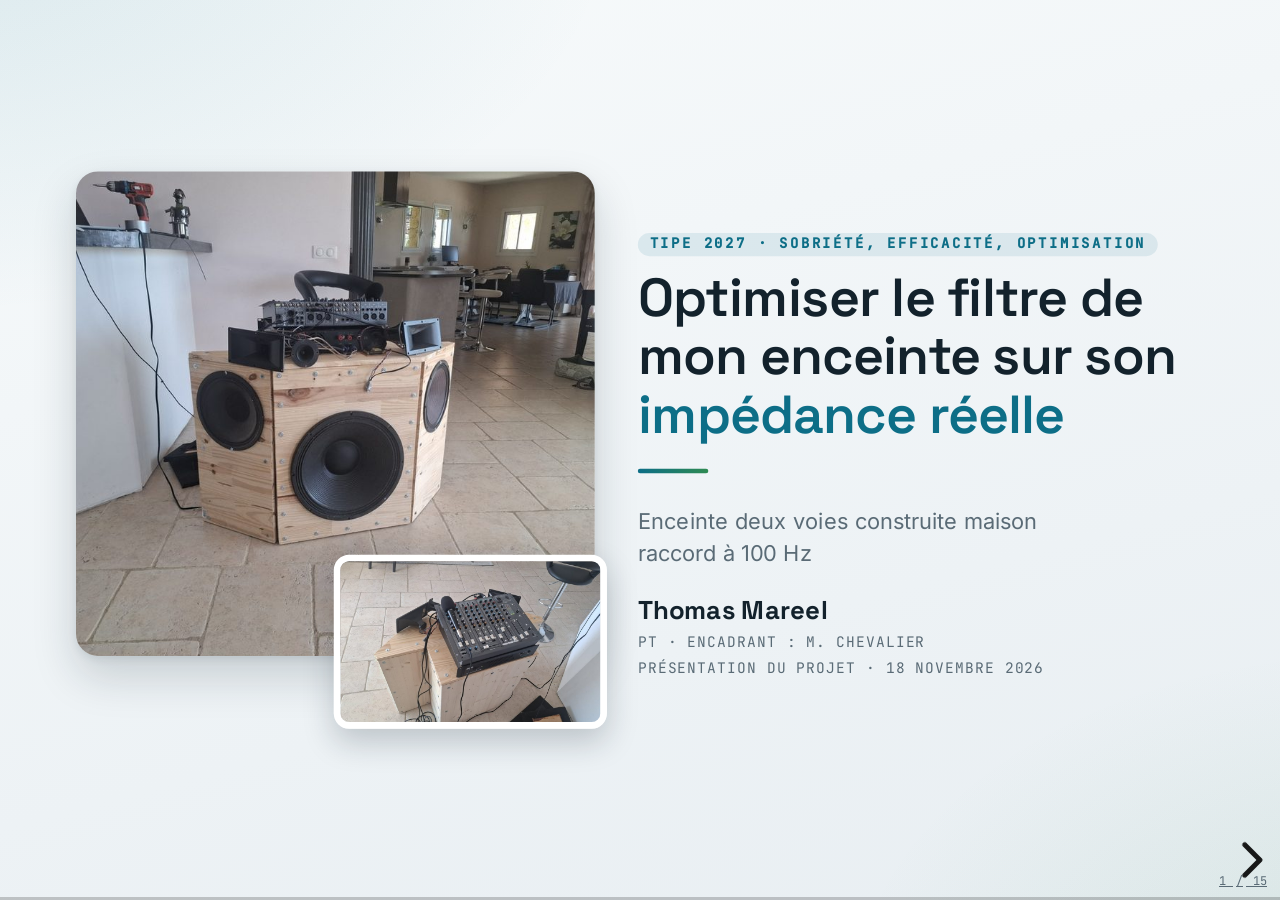
<file: presentation-projet.html>
<!DOCTYPE html>
<html lang="fr">
<head>
  <meta charset="utf-8">
  <meta name="viewport" content="width=device-width, initial-scale=1.0, maximum-scale=1.0, user-scalable=no">
  <title>TIPE — Présentation du projet (filtre de raccord sur l'impédance réelle)</title>
  <meta name="description" content="TIPE session 2027 — présentation du projet aux professeurs, 18/11/2026 : ce que je vais mesurer et comment. Aucun résultat expérimental.">
  <link rel="icon" href="favicon.svg" type="image/svg+xml">

  <link rel="stylesheet" href="libs/fonts/fonts.css">
  <link rel="stylesheet" href="libs/reveal/reset.css">
  <link rel="stylesheet" href="libs/reveal/reveal.css">
  <link rel="stylesheet" href="css/blueprint.css">
  <link rel="stylesheet" href="css/blueprint-light.css">
  <link rel="stylesheet" href="css/elegant-clair.css">
</head>
<body>
  <div class="reveal">
    <div class="slides">

<!-- =========================================================================
     PRÉSENTATION DU PROJET — mercredi 18/11/2026, devant les professeurs.
     Demande de Thomas (15/11/2026) : ~8 min d'oral, pas de résultats chiffrés
     (rien n'est encore mesuré), « mettre le paquet sur l'expérience » ; débat
     sur la faisabilité ensuite. 12 vues chronométrées + 3 annexes hors chrono.
     STYLE « clair élégant » (css/elegant-clair.css), validé par Thomas sur
     maquette le 17/11/2026 : fond dégradé, panneaux blancs ombrés, schémas
     redessinés (carte son, haut-parleur, bobine en perspective). Une seule
     version, claire : c'est celle qu'il projette.
     Le texte de l'oral fait foi dans oral/script_oral.json (et .md) : les notes
     ci-dessous en sont une copie, budgets entre crochets.
     PDF : oral/presentation.pdf (EXPORT-PDF.md, § 3.1 puis § 3.3).
     AUCUNE MESURE : la seule courbe de données (vue 2) est calculée sur le modèle
     SUB_TYPIQUE_BR (analyse/io_mesures.py) et l'écran le dit.
     ========================================================================= -->

      <section class="titre-elegant">
        <div class="titre-grille">
          <div class="titre-photos">
            <img class="principale" src="assets/enceinte-face.jpg" alt="Mon enceinte deux voies, construite maison, vue de face">
            <img class="vignette" src="assets/enceinte-banc.jpg" alt="Le pré-ampli et l'ampli posés sur l'enceinte">
          </div>
          <div class="titre-texte">
            <div class="kicker">TIPE 2027 · SOBRIÉTÉ, EFFICACITÉ, OPTIMISATION</div>
            <h1>Optimiser le filtre de mon enceinte sur son <em>impédance réelle</em></h1>
            <div class="trait"></div>
            <div class="sous">Enceinte deux voies construite maison<br>raccord à 100 Hz</div>
            <div class="auteur">Thomas Mareel</div>
            <div class="detail">PT · encadrant : M. Chevalier<br>présentation du projet · 18 novembre 2026</div>
          </div>
        </div>
        <aside class="notes">%
          [20 s] Bonjour. Voici l'enceinte que j'ai construite. Mon TIPE consiste à calculer son filtre de raccord, à cent hertz, pour le vrai haut-parleur, et pas pour un haut-parleur idéal. Et je vais surtout vous parler des expériences, parce que c'est là que tout se joue. Commençons par le problème.
        %</aside>
      </section>

      <section>
        <div class="kicker">LE PROBLÈME</div>
        <h2>Le haut-parleur n'est <span class="accent">pas</span> une résistance de 8 Ω</h2>
        <div class="panneau" style="padding:.5em .6em .3em">
          <svg viewBox="0 0 1000 355" font-family="Inter, sans-serif" role="img"
               aria-label="Module de l'impédance en fonction de la fréquence, échelles logarithmiques : la droite de 8 ohms supposée par le calcul, et l'allure attendue du caisson en bass-reflex, avec deux pics et un creux ; le second pic tombe dans la zone de raccord autour de 100 Hz">
            <defs>
              <linearGradient id="aire-z" x1="0" y1="0" x2="0" y2="1">
                <stop offset="0" stop-color="#0d6e87" stop-opacity=".22"/>
                <stop offset="1" stop-color="#0d6e87" stop-opacity=".02"/>
              </linearGradient>
            </defs>
            <rect x="523.6" y="24" width="161.6" height="276" rx="10" fill="#0d6e87" opacity=".08"/>
            <text style="fill:var(--accent)" x="604.4" y="44" text-anchor="middle" font-size="15" font-weight="600" font-family="'JetBrains Mono', monospace">zone de raccord</text>
            <g stroke="#e3e9ed" stroke-width="1.2">
              <line x1="231.6" y1="30" x2="231.6" y2="300"/><line x1="445.2" y1="30" x2="445.2" y2="300"/>
              <line x1="606.8" y1="30" x2="606.8" y2="300"/><line x1="768.4" y1="30" x2="768.4" y2="300"/>
              <line x1="70" y1="165" x2="930" y2="165"/><line x1="70" y1="88.1" x2="930" y2="88.1"/>
            </g>
            <g stroke="#9fb0bb" stroke-width="1.6"><line x1="70" y1="300" x2="930" y2="300"/><line x1="70" y1="30" x2="70" y2="300"/></g>
            <g font-family="'JetBrains Mono', monospace" font-size="15" text-anchor="middle">
              <text style="fill:var(--ink-soft)" x="70" y="322">10</text><text style="fill:var(--ink-soft)" x="231.6" y="322">20</text>
              <text style="fill:var(--ink-soft)" x="445.2" y="322">50</text><text style="fill:var(--ink-soft)" x="606.8" y="322">100</text>
              <text style="fill:var(--ink-soft)" x="768.4" y="322">200</text><text style="fill:var(--ink-soft)" x="930" y="322">400</text>
              <text style="fill:var(--ink-soft)" x="500" y="347">fréquence (Hz)</text>
            </g>
            <g font-family="'JetBrains Mono', monospace" font-size="15" text-anchor="end">
              <text style="fill:var(--ink-soft)" x="60" y="305">4</text><text style="fill:var(--ink-soft)" x="60" y="247">8</text>
              <text style="fill:var(--ink-soft)" x="60" y="170">20</text><text style="fill:var(--ink-soft)" x="60" y="93">50</text>
              <text style="fill:var(--ink-soft)" x="60" y="35">100</text>
            </g>
            <text style="fill:var(--ink-soft)" x="14" y="18" font-size="15" font-family="'JetBrains Mono', monospace">|Z| (Ω)</text>
            <polygon points="70.0,236.4 72.9,235.2 75.8,233.8 78.6,232.4 81.5,230.9 84.4,229.4 87.3,227.8 90.1,226.1 93.0,224.4 95.9,222.5 98.8,220.6 101.6,218.6 104.5,216.5 107.4,214.3 110.3,211.9 113.1,209.5 116.0,206.9 118.9,204.1 121.8,201.3 124.6,198.2 127.5,195.0 130.4,191.6 133.3,187.9 136.2,184.0 139.0,179.9 141.9,175.5 144.8,170.8 147.7,165.7 150.5,160.3 153.4,154.5 156.3,148.2 159.2,141.4 162.0,134.1 164.9,126.3 167.8,117.9 170.7,109.3 173.5,100.6 176.4,92.5 179.3,85.9 182.2,82.1 185.1,82.0 187.9,85.8 190.8,92.6 193.7,101.3 196.6,110.7 199.4,120.1 202.3,129.3 205.2,138.0 208.1,146.1 210.9,153.8 213.8,160.9 216.7,167.5 219.6,173.7 222.4,179.5 225.3,184.9 228.2,190.0 231.1,194.8 233.9,199.2 236.8,203.5 239.7,207.4 242.6,211.2 245.5,214.7 248.3,218.1 251.2,221.3 254.1,224.2 257.0,227.1 259.8,229.8 262.7,232.3 265.6,234.7 268.5,236.9 271.3,239.1 274.2,241.1 277.1,243.0 280.0,244.8 282.8,246.5 285.7,248.1 288.6,249.6 291.5,251.0 294.3,252.3 297.2,253.6 300.1,254.7 303.0,255.8 305.9,256.8 308.7,257.8 311.6,258.7 314.5,259.5 317.4,260.2 320.2,260.9 323.1,261.5 326.0,262.1 328.9,262.6 331.7,263.0 334.6,263.4 337.5,263.7 340.4,264.0 343.2,264.3 346.1,264.5 349.0,264.6 351.9,264.7 354.7,264.8 357.6,264.8 360.5,264.7 363.4,264.7 366.3,264.5 369.1,264.4 372.0,264.2 374.9,263.9 377.8,263.6 380.6,263.3 383.5,262.9 386.4,262.5 389.3,262.1 392.1,261.6 395.0,261.0 397.9,260.5 400.8,259.9 403.6,259.2 406.5,258.5 409.4,257.8 412.3,257.0 415.2,256.2 418.0,255.3 420.9,254.4 423.8,253.4 426.7,252.4 429.5,251.4 432.4,250.3 435.3,249.2 438.2,248.0 441.0,246.7 443.9,245.4 446.8,244.1 449.7,242.7 452.5,241.2 455.4,239.7 458.3,238.1 461.2,236.4 464.0,234.7 466.9,232.9 469.8,231.1 472.7,229.1 475.6,227.1 478.4,225.0 481.3,222.8 484.2,220.6 487.1,218.2 489.9,215.7 492.8,213.1 495.7,210.4 498.6,207.6 501.4,204.6 504.3,201.5 507.2,198.3 510.1,194.9 512.9,191.3 515.8,187.6 518.7,183.6 521.6,179.4 524.4,175.0 527.3,170.3 530.2,165.4 533.1,160.1 536.0,154.4 538.8,148.4 541.7,142.0 544.6,135.1 547.5,127.8 550.3,119.9 553.2,111.6 556.1,102.8 559.0,93.8 561.8,84.9 564.7,76.9 567.6,70.9 570.5,67.9 573.3,68.8 576.2,73.2 579.1,80.3 582.0,88.8 584.8,97.9 587.7,106.9 590.6,115.6 593.5,123.8 596.4,131.5 599.2,138.7 602.1,145.5 605.0,151.8 607.9,157.7 610.7,163.2 613.6,168.5 616.5,173.4 619.4,178.0 622.2,182.4 625.1,186.5 628.0,190.5 630.9,194.2 633.7,197.8 636.6,201.2 639.5,204.4 642.4,207.5 645.3,210.4 648.1,213.3 651.0,216.0 653.9,218.6 656.8,221.1 659.6,223.5 662.5,225.8 665.4,228.0 668.3,230.1 671.1,232.1 674.0,234.1 676.9,235.9 679.8,237.8 682.6,239.5 685.5,241.2 688.4,242.8 691.3,244.4 694.1,245.8 697.0,247.3 699.9,248.7 702.8,250.0 705.7,251.3 708.5,252.5 711.4,253.7 714.3,254.9 717.2,256.0 720.0,257.0 722.9,258.0 725.8,259.0 728.7,259.9 731.5,260.8 734.4,261.7 737.3,262.5 740.2,263.3 743.0,264.0 745.9,264.7 748.8,265.4 751.7,266.1 754.5,266.7 757.4,267.3 760.3,267.8 763.2,268.3 766.1,268.8 768.9,269.3 771.8,269.7 774.7,270.2 777.6,270.5 780.4,270.9 783.3,271.2 786.2,271.5 789.1,271.8 791.9,272.1 794.8,272.3 797.7,272.5 800.6,272.7 803.4,272.9 806.3,273.0 809.2,273.1 812.1,273.2 814.9,273.3 817.8,273.4 820.7,273.4 823.6,273.4 826.5,273.4 829.3,273.4 832.2,273.4 835.1,273.3 838.0,273.3 840.8,273.2 843.7,273.0 846.6,272.9 849.5,272.8 852.3,272.6 855.2,272.4 858.1,272.2 861.0,272.0 863.8,271.8 866.7,271.5 869.6,271.3 872.5,271.0 875.4,270.7 878.2,270.4 881.1,270.1 884.0,269.8 886.9,269.4 889.7,269.1 892.6,268.7 895.5,268.3 898.4,267.9 901.2,267.5 904.1,267.1 907.0,266.6 909.9,266.2 912.7,265.7 915.6,265.3 918.5,264.8 921.4,264.3 924.2,263.8 927.1,263.3 930.0,262.7 930,300 70,300" fill="url(#aire-z)"/>
            <line x1="70" y1="241.9" x2="930" y2="241.9" stroke="var(--warn)" stroke-width="3" stroke-dasharray="10 7" stroke-linecap="round"/>
            <polyline fill="none" stroke="var(--accent)" stroke-width="3.6" stroke-linejoin="round" points="70.0,236.4 72.9,235.2 75.8,233.8 78.6,232.4 81.5,230.9 84.4,229.4 87.3,227.8 90.1,226.1 93.0,224.4 95.9,222.5 98.8,220.6 101.6,218.6 104.5,216.5 107.4,214.3 110.3,211.9 113.1,209.5 116.0,206.9 118.9,204.1 121.8,201.3 124.6,198.2 127.5,195.0 130.4,191.6 133.3,187.9 136.2,184.0 139.0,179.9 141.9,175.5 144.8,170.8 147.7,165.7 150.5,160.3 153.4,154.5 156.3,148.2 159.2,141.4 162.0,134.1 164.9,126.3 167.8,117.9 170.7,109.3 173.5,100.6 176.4,92.5 179.3,85.9 182.2,82.1 185.1,82.0 187.9,85.8 190.8,92.6 193.7,101.3 196.6,110.7 199.4,120.1 202.3,129.3 205.2,138.0 208.1,146.1 210.9,153.8 213.8,160.9 216.7,167.5 219.6,173.7 222.4,179.5 225.3,184.9 228.2,190.0 231.1,194.8 233.9,199.2 236.8,203.5 239.7,207.4 242.6,211.2 245.5,214.7 248.3,218.1 251.2,221.3 254.1,224.2 257.0,227.1 259.8,229.8 262.7,232.3 265.6,234.7 268.5,236.9 271.3,239.1 274.2,241.1 277.1,243.0 280.0,244.8 282.8,246.5 285.7,248.1 288.6,249.6 291.5,251.0 294.3,252.3 297.2,253.6 300.1,254.7 303.0,255.8 305.9,256.8 308.7,257.8 311.6,258.7 314.5,259.5 317.4,260.2 320.2,260.9 323.1,261.5 326.0,262.1 328.9,262.6 331.7,263.0 334.6,263.4 337.5,263.7 340.4,264.0 343.2,264.3 346.1,264.5 349.0,264.6 351.9,264.7 354.7,264.8 357.6,264.8 360.5,264.7 363.4,264.7 366.3,264.5 369.1,264.4 372.0,264.2 374.9,263.9 377.8,263.6 380.6,263.3 383.5,262.9 386.4,262.5 389.3,262.1 392.1,261.6 395.0,261.0 397.9,260.5 400.8,259.9 403.6,259.2 406.5,258.5 409.4,257.8 412.3,257.0 415.2,256.2 418.0,255.3 420.9,254.4 423.8,253.4 426.7,252.4 429.5,251.4 432.4,250.3 435.3,249.2 438.2,248.0 441.0,246.7 443.9,245.4 446.8,244.1 449.7,242.7 452.5,241.2 455.4,239.7 458.3,238.1 461.2,236.4 464.0,234.7 466.9,232.9 469.8,231.1 472.7,229.1 475.6,227.1 478.4,225.0 481.3,222.8 484.2,220.6 487.1,218.2 489.9,215.7 492.8,213.1 495.7,210.4 498.6,207.6 501.4,204.6 504.3,201.5 507.2,198.3 510.1,194.9 512.9,191.3 515.8,187.6 518.7,183.6 521.6,179.4 524.4,175.0 527.3,170.3 530.2,165.4 533.1,160.1 536.0,154.4 538.8,148.4 541.7,142.0 544.6,135.1 547.5,127.8 550.3,119.9 553.2,111.6 556.1,102.8 559.0,93.8 561.8,84.9 564.7,76.9 567.6,70.9 570.5,67.9 573.3,68.8 576.2,73.2 579.1,80.3 582.0,88.8 584.8,97.9 587.7,106.9 590.6,115.6 593.5,123.8 596.4,131.5 599.2,138.7 602.1,145.5 605.0,151.8 607.9,157.7 610.7,163.2 613.6,168.5 616.5,173.4 619.4,178.0 622.2,182.4 625.1,186.5 628.0,190.5 630.9,194.2 633.7,197.8 636.6,201.2 639.5,204.4 642.4,207.5 645.3,210.4 648.1,213.3 651.0,216.0 653.9,218.6 656.8,221.1 659.6,223.5 662.5,225.8 665.4,228.0 668.3,230.1 671.1,232.1 674.0,234.1 676.9,235.9 679.8,237.8 682.6,239.5 685.5,241.2 688.4,242.8 691.3,244.4 694.1,245.8 697.0,247.3 699.9,248.7 702.8,250.0 705.7,251.3 708.5,252.5 711.4,253.7 714.3,254.9 717.2,256.0 720.0,257.0 722.9,258.0 725.8,259.0 728.7,259.9 731.5,260.8 734.4,261.7 737.3,262.5 740.2,263.3 743.0,264.0 745.9,264.7 748.8,265.4 751.7,266.1 754.5,266.7 757.4,267.3 760.3,267.8 763.2,268.3 766.1,268.8 768.9,269.3 771.8,269.7 774.7,270.2 777.6,270.5 780.4,270.9 783.3,271.2 786.2,271.5 789.1,271.8 791.9,272.1 794.8,272.3 797.7,272.5 800.6,272.7 803.4,272.9 806.3,273.0 809.2,273.1 812.1,273.2 814.9,273.3 817.8,273.4 820.7,273.4 823.6,273.4 826.5,273.4 829.3,273.4 832.2,273.4 835.1,273.3 838.0,273.3 840.8,273.2 843.7,273.0 846.6,272.9 849.5,272.8 852.3,272.6 855.2,272.4 858.1,272.2 861.0,272.0 863.8,271.8 866.7,271.5 869.6,271.3 872.5,271.0 875.4,270.7 878.2,270.4 881.1,270.1 884.0,269.8 886.9,269.4 889.7,269.1 892.6,268.7 895.5,268.3 898.4,267.9 901.2,267.5 904.1,267.1 907.0,266.6 909.9,266.2 912.7,265.7 915.6,265.3 918.5,264.8 921.4,264.3 924.2,263.8 927.1,263.3 930.0,262.7"/>
            <g fill="#ffffff" stroke="var(--accent)" stroke-width="3">
              <circle cx="185.3" cy="82" r="6"/><circle cx="570.6" cy="68" r="6"/><circle cx="357.3" cy="264.6" r="6"/>
            </g>
            <line x1="712" y1="48" x2="752" y2="48" stroke="var(--warn)" stroke-width="3" stroke-dasharray="10 7"/>
            <text style="fill:var(--warn)" x="762" y="54" font-size="16" font-weight="600">ce que suppose le calcul : 8 Ω</text>
            <line x1="712" y1="76" x2="752" y2="76" stroke="var(--accent)" stroke-width="3.6"/>
            <text style="fill:var(--accent)" x="762" y="82" font-size="16" font-weight="600">allure attendue du caisson</text>
            <g font-size="16">
              <text style="fill:var(--ink)" x="185" y="64" text-anchor="middle">1<tspan dy="-6" font-size="11">er</tspan><tspan dy="6"> pic</tspan></text>
              <text style="fill:var(--ink)" x="357" y="290" text-anchor="middle">creux : accord des évents</text>
              <text style="fill:var(--ink)" x="712" y="126" font-weight="600">2<tspan dy="-6" font-size="11">e</tspan><tspan dy="6"> pic, en pleine zone de raccord</tspan></text>
            </g>
            <line x1="708" y1="120" x2="582" y2="74" stroke="var(--ink-soft)" stroke-width="1.3"/>
          </svg>
        </div>
        <p class="note-bas">allure ATTENDUE · modèle d'un 18″ de sono en bass-reflex · ce n'est pas encore une mesure</p>
        <aside class="notes">%
          [50 s] Mon enceinte a deux voies : un caisson de basses de dix-huit pouces, et des médiums. Entre les deux, un filtre partage le signal autour de cent hertz. Le calcul classique suppose que le haut-parleur se comporte comme une résistance de huit ohms : c'est cette ligne pointillée orange. Or un haut-parleur dans sa caisse, ce n'est pas ça. Voici l'allure que j'attends pour mon caisson, un bass-reflex à deux évents : deux pics, un creux, et le deuxième pic tombe en pleine zone de raccord. Attention : cette courbe vient d'un modèle, je ne l'ai pas encore mesurée. Mais si elle a cette allure, un filtre calculé pour huit ohms ne fera pas ce qu'on attend de lui. D'où ma question.
        %</aside>
      </section>

      <section>
        <div class="kicker">LA QUESTION</div>
        <h2>Ma problématique, et la démarche en <span class="accent">quatre étapes</span></h2>
        <div class="appel" style="font-size:.64em;padding:.6em .9em">
          Comment concevoir le filtre de raccord à 100 Hz pour qu'il tienne sa cible sur la
          <strong>charge réelle</strong> — un haut-parleur dont l'impédance varie fortement avec la
          fréquence — au moindre coût en composants, en pertes et en cuivre ?
        </div>
        <div class="etapes">
          <div class="etape exp"><span class="tag">EXPÉRIENCE</span><h4>1 · Mesurer</h4><p>l'impédance Z(f) du caisson et des médiums</p></div>
          <div class="fleche">→</div>
          <div class="etape"><span class="tag">CALCUL</span><h4>2 · Identifier</h4><p>un modèle physique du haut-parleur (problème inverse)</p></div>
          <div class="fleche">→</div>
          <div class="etape"><span class="tag">CALCUL</span><h4>3 · Optimiser</h4><p>les valeurs de L et C sous contraintes (coût, pertes, ampli)</p></div>
          <div class="fleche">→</div>
          <div class="etape exp"><span class="tag">EXPÉRIENCES</span><h4>4 · Fabriquer et valider</h4><p>selfs, banc électrique, micro et wattmètre</p></div>
        </div>
        <p class="note-bas" style="font-size:.5em;font-family:Inter,sans-serif;letter-spacing:0;color:var(--ink);margin-top:1em">la première expérience fournit les données ; les dernières disent si le calcul avait raison</p>
        <aside class="notes">%
          [39 s] Ma problématique : comment concevoir ce filtre pour qu'il tienne sa cible sur la charge réelle, au moindre coût en composants, en pertes et en cuivre ? Pour y répondre, quatre étapes. Un : je mesure l'impédance réelle. Deux : j'en tire un modèle physique du haut-parleur ; c'est un problème inverse. Trois : je cherche les meilleures valeurs de composants, sous contraintes. Quatre : je fabrique, et je valide. La première et la dernière étape sont des expériences : la première fournit les données, la dernière dit si le calcul avait raison. Voyons ces expériences.
        %</aside>
      </section>

      <section>
        <div class="kicker">LE CŒUR DU PROJET</div>
        <h2>Quatre <span class="accent">expériences</span></h2>
        <div class="grille-exp">
          <div class="carte-exp"><svg viewBox="0 0 74 74" aria-hidden="true"><rect width="74" height="74" rx="18" fill="#e3f0f4"/>
  <path d="M14,58 H62 M14,58 V14" stroke="#9fb0bb" stroke-width="2" fill="none" stroke-linecap="round"/>
  <path d="M16,50 C20,50 21,22 25,22 C29,22 30,46 35,46 C41,46 44,18 48,18 C52,18 54,42 62,44" fill="none" stroke="#0d6e87" stroke-width="3.4" stroke-linecap="round"/></svg><div><div class="num">EXPÉRIENCE 1</div><h4>Mesurer l'impédance Z(f)</h4>
            <p>carte son + logiciel REW, recoupée au GBF et à l'oscilloscope</p><p class="decide">→ fournit la charge réelle sur laquelle tout est calculé</p></div></div>
          <div class="carte-exp"><svg viewBox="0 0 74 74" aria-hidden="true"><rect width="74" height="74" rx="18" fill="#f6e7da"/>
  <g fill="none" stroke="#a8582a" stroke-width="3.2"><ellipse cx="24" cy="37" rx="6" ry="17"/><ellipse cx="32" cy="37" rx="6" ry="17"/>
  <ellipse cx="40" cy="37" rx="6" ry="17"/><ellipse cx="48" cy="37" rx="6" ry="17"/></g>
  <path d="M18,37 H10 M54,37 H64" stroke="#a8582a" stroke-width="3.2" stroke-linecap="round"/></svg><div><div class="num">EXPÉRIENCE 2</div><h4>Bobiner et caractériser les selfs</h4>
            <p>inductance, résistance du fil, échauffement</p><p class="decide">→ relie les pertes à la masse de cuivre</p></div></div>
          <div class="carte-exp"><svg viewBox="0 0 74 74" aria-hidden="true"><rect width="74" height="74" rx="18" fill="#e3f2e9"/>
  <path d="M9,30 H15 a5,5 0 0 1 10,0 a5,5 0 0 1 10,0 a5,5 0 0 1 10,0 H56 V38 M48,38 H64 M48,45 H64 M56,45 V58 M50,58 H62"
        fill="none" stroke="#2e8a52" stroke-width="3.2" stroke-linecap="round" stroke-linejoin="round"/></svg><div><div class="num">EXPÉRIENCE 3</div><h4>Le banc électrique</h4>
            <p>filtre catalogue et filtre optimisé, branchés sur les vrais haut-parleurs</p><p class="decide">→ confronte la prédiction du calcul au réel</p></div></div>
          <div class="carte-exp"><svg viewBox="0 0 74 74" aria-hidden="true"><rect width="74" height="74" rx="18" fill="#f8ecdd"/>
  <rect x="28" y="12" width="14" height="27" rx="7" fill="#c2680f"/>
  <path d="M22,32 a13,13 0 0 0 26,0 M35,45 V56 M27,56 H43" fill="none" stroke="#c2680f" stroke-width="3" stroke-linecap="round"/>
  <path d="M52,20 a10,10 0 0 1 0,16 M57,15 a16,16 0 0 1 0,26" fill="none" stroke="#c2680f" stroke-width="2.6" stroke-linecap="round" opacity=".7"/></svg><div><div class="num">EXPÉRIENCE 4</div><h4>Le micro et le wattmètre</h4>
            <p>somme acoustique des deux voies, consommation de chaque solution</p><p class="decide">→ juge le résultat sur ce qu'on entend et ce qu'on consomme</p></div></div>
        </div>
        <aside class="notes">%
          [31 s] Il y en a quatre. Mesurer l'impédance. Bobiner les inductances et les caractériser. Tester les filtres au banc électrique. Et mesurer le son au micro, avec la consommation au wattmètre. Les protocoles sont déjà rédigés, dans un livret de vingt-trois manipulations. Et une règle vaut pour toutes : les critères de comparaison sont écrits et datés avant la première mesure, pour que je ne puisse pas les ajuster après coup. Je commence par la plus importante.
        %</aside>
      </section>

      <section>
        <div class="kicker">EXPÉRIENCE 1 · L'OUTIL</div>
        <h2>Mesurer l'impédance <span class="accent">Z(f)</span> du haut-parleur</h2>
        <div class="panneau" style="padding:.45em .5em .2em">
          <svg viewBox="0 0 1000 290" font-family="Inter, sans-serif" role="img"
     aria-label="Principe de la mesure : la sortie casque de la carte son envoie le courant dans une résistance connue de 100 ohms puis dans le haut-parleur, avant le retour à la masse ; les deux entrées de la carte son sont deux voltmètres en A et en B">
  <defs>
    <linearGradient id="rouge" x1="0" y1="0" x2="0" y2="1">
      <stop offset="0" stop-color="#e2233f"/><stop offset=".55" stop-color="#c3142f"/><stop offset="1" stop-color="#930b21"/>
    </linearGradient>
    <radialGradient id="bouton" cx=".35" cy=".3" r=".8">
      <stop offset="0" stop-color="#f4f6f7"/><stop offset=".6" stop-color="#9aa3a9"/><stop offset="1" stop-color="#3c4247"/>
    </radialGradient>
    <linearGradient id="aimant" x1="0" y1="0" x2="1" y2="0">
      <stop offset="0" stop-color="#2a3238"/><stop offset=".5" stop-color="#5c6871"/><stop offset="1" stop-color="#1d2328"/>
    </linearGradient>
    <linearGradient id="cone" x1="0" y1="0" x2="0" y2="1">
      <stop offset="0" stop-color="#d9e1e6"/><stop offset=".45" stop-color="#f6f8f9"/><stop offset="1" stop-color="#a9b6be"/>
    </linearGradient>
    <filter id="ombre-douce" x="-20%" y="-20%" width="140%" height="160%">
      <feDropShadow dx="0" dy="4" stdDeviation="5" flood-color="#13222c" flood-opacity=".18"/>
    </filter>
  </defs>
  <!-- boucle du courant -->
  <g fill="none" stroke="var(--wire)" stroke-width="3" stroke-linejoin="round" stroke-linecap="round">
    <path d="M206,122 H266 V88 H392"/>
    <path d="M532,88 H846 V112"/>
    <path d="M846,156 V244 H129 V170"/>
  </g>
  <g fill="var(--warn)">
    <polygon points="292,81 306,88 292,95"/>
    <polygon points="839,196 846,210 853,196"/>
    <polygon points="566,237 552,244 566,251"/>
  </g>
  <!-- carte son -->
  <g filter="url(#ombre-douce)">
    <rect x="24" y="40" width="210" height="130" rx="16" fill="url(#rouge)"/>
  </g>
  <rect x="24" y="40" width="210" height="130" rx="16" fill="none" stroke="#7d0a1c" stroke-width="1.4"/>
  <text x="129" y="76" text-anchor="middle" font-size="19" font-weight="700" font-family="'Space Grotesk', Inter, sans-serif" style="fill:#ffffff">carte son</text>
  <g stroke="#2a2f33" stroke-width="1.2">
    <circle cx="70" cy="122" r="16" fill="url(#bouton)"/>
    <circle cx="120" cy="122" r="16" fill="url(#bouton)"/>
  </g>
  <g stroke="#2a2f33" stroke-width="2.4" stroke-linecap="round">
    <line x1="70" y1="122" x2="61" y2="112"/><line x1="120" y1="122" x2="129" y2="112"/>
  </g>
  <circle cx="190" cy="122" r="10" fill="#1b2125" stroke="#b9c0c5" stroke-width="3"/>
  <text x="190" y="154" text-anchor="middle" font-size="12" font-family="'JetBrains Mono', monospace" style="fill:#ffe3e7">casque</text>
  <!-- résistance -->
  <g filter="url(#ombre-douce)">
    <rect x="392" y="68" width="140" height="40" rx="7" fill="#ffffff" stroke="var(--wire)" stroke-width="3"/>
  </g>
  <text x="462" y="95" text-anchor="middle" font-size="18" font-weight="600" style="fill:var(--ink)">R = 100 Ω</text>
  <text x="462" y="132" text-anchor="middle" font-size="13" font-family="'JetBrains Mono', monospace" style="fill:var(--ink-soft)">connue à 0,1 %</text>
  <line x1="562" y1="66" x2="606" y2="66" stroke="var(--warn)" stroke-width="2.4" stroke-linecap="round"/>
  <polygon points="604,60 616,66 604,72" fill="var(--warn)"/>
  <text x="586" y="56" text-anchor="middle" font-size="19" font-style="italic" font-weight="600" style="fill:var(--warn)">I</text>
  <!-- haut-parleur -->
  <g filter="url(#ombre-douce)">
    <rect x="832" y="112" width="28" height="44" rx="4" fill="url(#aimant)"/>
    <polygon points="860,112 860,156 904,186 904,82" fill="url(#cone)" stroke="var(--wire)" stroke-width="2" stroke-linejoin="round"/>
  </g>
  <ellipse cx="904" cy="134" rx="6" ry="52" fill="#eef2f4" stroke="var(--wire)" stroke-width="1.6"/>
  <text x="862" y="214" font-size="16" style="fill:var(--ink)">haut-parleur</text>
  <text x="862" y="235" font-size="17" font-weight="700" font-family="'Space Grotesk', Inter, sans-serif" style="fill:var(--accent)">Z(f)</text>
  <!-- voltmètres -->
  <g fill="none" stroke="var(--accent2)" stroke-width="2.4">
    <path d="M330,88 V146 M330,198 V244"/>
    <path d="M652,88 V146 M652,198 V244"/>
  </g>
  <g filter="url(#ombre-douce)">
    <circle cx="330" cy="172" r="26" fill="#ffffff" stroke="var(--accent2)" stroke-width="3"/>
    <circle cx="652" cy="172" r="26" fill="#ffffff" stroke="var(--accent2)" stroke-width="3"/>
  </g>
  <g fill="var(--accent2)">
    <circle cx="330" cy="88" r="6"/><circle cx="652" cy="88" r="6"/>
    <circle cx="330" cy="244" r="5"/><circle cx="652" cy="244" r="5"/>
  </g>
  <g font-size="23" font-weight="700" text-anchor="middle" font-family="'Space Grotesk', Inter, sans-serif">
    <text x="330" y="180" style="fill:var(--accent2)">V</text>
    <text x="652" y="180" style="fill:var(--accent2)">V</text>
  </g>
  <g font-size="17" font-weight="700" font-family="'Space Grotesk', Inter, sans-serif">
    <text x="320" y="74" text-anchor="end" style="fill:var(--accent2)">A</text>
    <text x="662" y="74" style="fill:var(--accent2)">B</text>
  </g>
  <g font-size="18" font-style="italic" font-weight="600">
    <text x="370" y="170" style="fill:var(--ink)">V<tspan dy="5" font-size="12">A</tspan></text>
    <text x="692" y="170" style="fill:var(--ink)">V<tspan dy="5" font-size="12">B</tspan></text>
  </g>
  <g font-size="14" style="fill:var(--ink-soft)">
    <text x="370" y="192" style="fill:var(--ink-soft)">entrée 1</text>
    <text x="692" y="192" style="fill:var(--ink-soft)">entrée 2</text>
  </g>
  <text x="488" y="272" text-anchor="middle" font-size="14" style="fill:var(--ink-soft)">retour à la masse de la carte son</text>
</svg>
        </div>
        <div class="rangee">
          <div class="panneau" style="flex:1.15">
            <h3>Le principe</h3>
            <div class="formule-grande">\[ I = \frac{V_A - V_B}{R} \qquad Z(f) = R\,\frac{V_B}{V_A - V_B} \]</div>
          </div>
          <div class="panneau">
            <h3>À retenir</h3>
            <ul class="aere">
              <li>la résistance sert de <strong>capteur de courant</strong> : la carte son ne mesure que des tensions</li>
              <li>sans elle, <strong>on ne verrait rien</strong></li>
              <li>balayage de 10 Hz à 1 kHz, quelques mA</li>
            </ul>
          </div>
        </div>
        <aside class="notes">%
          [59 s] Première expérience, la clé de voûte : mesurer l'impédance du haut-parleur en fonction de la fréquence. Le signal part de la carte son, traverse une résistance connue de cent ohms, puis le haut-parleur, et revient à la masse. Les deux entrées de la carte son servent de voltmètres : l'une mesure la tension en A, avant la résistance, l'autre en B, aux bornes du haut-parleur. Pourquoi cette résistance ? Parce que la carte son ne mesure que des tensions, pas des courants. Le même courant traverse la résistance et le haut-parleur : la tension aux bornes de la résistance, divisée par cent ohms, me donne ce courant. Et l'impédance, c'est la tension du haut-parleur divisée par ce courant. Le logiciel REW fait ce calcul à chaque fréquence, de dix hertz à un kilohertz, en module et en phase. Encore faut-il pouvoir faire confiance à l'appareil.
        %</aside>
      </section>

      <section>
        <div class="kicker">EXPÉRIENCE 1 · AVANT DE BRANCHER LE HAUT-PARLEUR</div>
        <h2>D'abord, tester l'appareil sur du <span class="accent">connu</span></h2>
        <div class="appel">Sur le haut-parleur, on ne connaît pas la bonne réponse : une erreur de l'appareil passerait inaperçue.</div>
        <div class="panneau" style="padding:.5em .55em .3em">
          <svg viewBox="0 0 1000 250" font-family="Inter, sans-serif" role="img"
               aria-label="Trois contrôles : une résistance de 10 ohms doit donner une droite horizontale à 10 ohms, un condensateur de 100 microfarads une impédance divisée par dix quand la fréquence est multipliée par dix, et deux chaînes de mesure indépendantes doivent donner la même courbe">
            <defs><filter id="ombre6" x="-20%" y="-20%" width="140%" height="170%">
      <feDropShadow dx="0" dy="4" stdDeviation="5" flood-color="#13222c" flood-opacity=".16"/>
    </filter></defs>
            <g font-size="17" font-weight="700" text-anchor="middle" font-family="'Space Grotesk', Inter, sans-serif">
              <text style="fill:var(--ink)" x="165" y="22">résistance de 10 Ω</text>
              <text style="fill:var(--ink)" x="500" y="22">condensateur de 100 µF</text>
              <text style="fill:var(--ink)" x="830" y="22">deux chaînes</text>
            </g>
            <rect x="35" y="38" width="265" height="155" rx="10" fill="#f5f8fa"/>
            <rect x="368" y="38" width="265" height="155" rx="10" fill="#f5f8fa"/>
            <g stroke="#e1e8ec" stroke-width="1.2">
              <line x1="35" y1="76" x2="300" y2="76"/><line x1="35" y1="115" x2="300" y2="115"/><line x1="35" y1="154" x2="300" y2="154"/>
              <line x1="368" y1="76" x2="633" y2="76"/><line x1="368" y1="115" x2="633" y2="115"/><line x1="368" y1="154" x2="633" y2="154"/>
            </g>
            <line x1="50" y1="115" x2="285" y2="115" stroke="var(--accent)" stroke-width="4" stroke-linecap="round"/>
            <text style="fill:var(--ink)" x="167" y="101" text-anchor="middle" font-size="15" font-weight="600">on doit lire 10 Ω partout</text>
            <line x1="385" y1="55" x2="615" y2="178" stroke="var(--accent2)" stroke-width="4" stroke-linecap="round"/>
            <g fill="#ffffff" stroke="var(--accent2)" stroke-width="3">
              <circle cx="385" cy="55" r="6"/><circle cx="500" cy="116.5" r="6"/><circle cx="615" cy="178" r="6"/>
            </g>
            <g font-size="14" font-family="'JetBrains Mono', monospace" font-weight="600">
              <text style="fill:var(--ink)" x="397" y="57">159 Ω à 10 Hz</text>
              <text style="fill:var(--ink)" x="512" y="113">16 Ω à 100 Hz</text>
              <text style="fill:var(--ink)" x="585" y="184" text-anchor="end">1,6 Ω à 1 kHz</text>
            </g>
            <g font-size="12" font-family="'JetBrains Mono', monospace">
              <text style="fill:var(--ink-soft)" x="296" y="208" text-anchor="end">log f</text>
              <text style="fill:var(--ink-soft)" x="629" y="208" text-anchor="end">log f</text>
              <text style="fill:var(--ink-soft)" x="42" y="54">log |Z|</text>
            </g>
            <g filter="url(#ombre6)">
              <rect x="690" y="44" width="280" height="62" rx="12" fill="#ffffff" stroke="var(--accent)" stroke-width="2.2"/>
              <rect x="690" y="134" width="280" height="62" rx="12" fill="#ffffff" stroke="var(--accent2)" stroke-width="2.2"/>
            </g>
            <text style="fill:var(--ink)" x="830" y="70" text-anchor="middle" font-size="15" font-weight="600">chaîne 1 : carte son + REW</text>
            <text style="fill:var(--ink-soft)" x="830" y="92" text-anchor="middle" font-size="12" font-family="'JetBrains Mono', monospace">à la maison</text>
            <text style="fill:var(--ink)" x="830" y="160" text-anchor="middle" font-size="15" font-weight="600">chaîne 2 : GBF + oscilloscope</text>
            <text style="fill:var(--ink-soft)" x="830" y="182" text-anchor="middle" font-size="12" font-family="'JetBrains Mono', monospace">au lycée</text>
            <path d="M830,110 V130" stroke="var(--wire)" stroke-width="2.2"/>
            <path d="M830,108 l-6,9 h12 z M830,132 l-6,-9 h12 z" fill="var(--wire)"/>
            <text style="fill:var(--ink-soft)" x="842" y="125" font-size="13">même courbe ?</text>
            <g font-size="15" text-anchor="middle">
              <text style="fill:var(--ink)" x="167" y="230">→ une droite horizontale</text>
              <text style="fill:var(--ink)" x="500" y="230">→ f × 10, impédance ÷ 10</text>
              <text style="fill:var(--ink)" x="830" y="230">→ elles doivent concorder</text>
            </g>
          </svg>
        </div>
        <div class="rangee">
          <div class="panneau"><h3 class="warn">C'est une porte</h3><p>résistance retrouvée à ±3 %, condensateur sur sa droite de 10 Hz à 1 kHz ; sinon, je cherche l'erreur. Et je vérifie la carte son jusqu'à 10 Hz, en dessous de sa plage garantie.</p></div>
          <div class="panneau"><h3 class="accent">Ensuite seulement</h3><p>je mesure le caisson et le bloc médiums tel qu'il est câblé, et je confronte la courbe à ma <strong>prédiction</strong> de l'accord des évents, calculée d'après leurs cotes.</p></div>
        </div>
        <aside class="notes">%
          [59 s] Avant de brancher le haut-parleur, il y a un piège : sur lui, je ne connais pas la bonne réponse. Si l'appareil se trompe, je ne le verrai pas. Alors je fais comme avec une balance qu'on vérifie avec un poids connu. Une résistance de dix ohms doit donner une droite horizontale, à dix ohms, à toutes les fréquences. Un condensateur doit donner une impédance divisée par dix quand la fréquence est multipliée par dix. Puis une deuxième chaîne, indépendante, le GBF et l'oscilloscope du lycée, doit donner la même courbe. C'est une porte : si la résistance n'est pas retrouvée à trois pour cent près, je cherche l'erreur avant d'aller plus loin. Ensuite seulement, je mesure le caisson et les médiums, et je compare la courbe à ma prédiction de l'accord des évents, faite d'après leurs dimensions. Une fois la courbe mesurée, place au calcul.
        %</aside>
      </section>

      <section>
        <div class="kicker">ENTRE LES EXPÉRIENCES · LE CALCUL</div>
        <h2>De la courbe mesurée au <span class="accent">meilleur filtre</span></h2>
        <div class="panneau" style="padding:.55em .55em .35em">
          <svg viewBox="0 0 1000 290" font-family="Inter, sans-serif" role="img"
               aria-label="À gauche, la boucle du problème inverse : mesure, modèle à huit paramètres, écart, ajustement par moindres carrés. À droite, l'entonnoir de l'optimisation : toutes les combinaisons normalisées, filtrées par les contraintes puis classées par un coût">
            <defs>
              <filter id="ombre7" x="-20%" y="-20%" width="140%" height="170%">
      <feDropShadow dx="0" dy="4" stdDeviation="5" flood-color="#13222c" flood-opacity=".16"/>
    </filter>
              <marker id="fl7" markerWidth="10" markerHeight="10" refX="8" refY="5" orient="auto"><path d="M0,0 L10,5 L0,10 z" fill="#5a6b76"/></marker>
            </defs>
            <text style="fill:var(--accent)" x="245" y="22" text-anchor="middle" font-size="18" font-weight="700" font-family="'Space Grotesk', Inter, sans-serif">1 · le problème inverse</text>
            <g filter="url(#ombre7)">
              <rect x="20" y="46" width="200" height="66" rx="14" fill="#ffffff" stroke="var(--accent2)" stroke-width="2.4"/>
              <rect x="275" y="46" width="200" height="66" rx="14" fill="#ffffff" stroke="var(--accent)" stroke-width="2.4"/>
              <rect x="130" y="176" width="235" height="66" rx="14" fill="#ffffff" stroke="var(--warn)" stroke-width="2.4"/>
            </g>
            <text style="fill:var(--ink)" x="120" y="75" text-anchor="middle" font-size="16" font-weight="600">courbe mesurée</text>
            <text style="fill:var(--ink-soft)" x="120" y="97" text-anchor="middle" font-size="12" font-family="'JetBrains Mono', monospace">expérience 1</text>
            <text style="fill:var(--ink)" x="375" y="75" text-anchor="middle" font-size="16" font-weight="600">modèle physique</text>
            <text style="fill:var(--ink-soft)" x="375" y="97" text-anchor="middle" font-size="12" font-family="'JetBrains Mono', monospace">8 paramètres</text>
            <text style="fill:var(--ink)" x="247" y="205" text-anchor="middle" font-size="16" font-weight="600">écart mesure − modèle</text>
            <text style="fill:var(--ink-soft)" x="247" y="227" text-anchor="middle" font-size="12" font-family="'JetBrains Mono', monospace">à rendre minimal</text>
            <g fill="none" stroke="#5a6b76" stroke-width="2.2" marker-end="url(#fl7)">
              <path d="M120,116 V146 Q120,170 140,180"/>
              <path d="M375,116 V146 Q375,170 355,180"/>
              <path d="M368,212 Q458,200 458,140 V120"/>
            </g>
            <text style="fill:var(--ink-soft)" x="468" y="178" font-size="13">on ajuste</text>
            <text style="fill:var(--ink-soft)" x="468" y="195" font-size="13">les paramètres</text>
            <text style="fill:var(--ink)" x="247" y="276" text-anchor="middle" font-size="14">moindres carrés (Levenberg-Marquardt)</text>
            <line x1="540" y1="40" x2="540" y2="270" stroke="#e1e8ec" stroke-width="1.6"/>
            <text style="fill:var(--accent)" x="775" y="22" text-anchor="middle" font-size="18" font-weight="700" font-family="'Space Grotesk', Inter, sans-serif">2 · l'optimisation</text>
            <g filter="url(#ombre7)">
              <path d="M570,44 H980 Q986,44 982,49 L926,104 Q922,108 916,108 H634 Q628,108 624,104 L568,49 Q564,44 570,44 Z" fill="#e6f1f5" stroke="var(--accent)" stroke-width="1.8"/>
              <path d="M636,118 H914 Q920,118 916,123 L866,172 Q862,176 856,176 H694 Q688,176 684,172 L634,123 Q630,118 636,118 Z" fill="#fbefe2" stroke="var(--warn)" stroke-width="1.8"/>
              <path d="M696,186 H854 Q860,186 856,191 L820,236 Q816,240 810,240 H740 Q734,240 730,236 L694,191 Q690,186 696,186 Z" fill="#e6f3eb" stroke="var(--accent2)" stroke-width="1.8"/>
            </g>
            <text style="fill:var(--ink)" x="775" y="70" text-anchor="middle" font-size="15" font-weight="600">toutes les combinaisons de valeurs</text>
            <text style="fill:var(--ink-soft)" x="775" y="92" text-anchor="middle" font-size="12.5" font-family="'JetBrains Mono', monospace">normalisées E12 : 331 776 filtres</text>
            <text style="fill:var(--ink)" x="775" y="142" text-anchor="middle" font-size="14">contraintes : l'ampli voit ≥ 4 Ω,</text>
            <text style="fill:var(--ink)" x="775" y="161" text-anchor="middle" font-size="14">tension des condensateurs</text>
            <text style="fill:var(--ink)" x="775" y="209" text-anchor="middle" font-size="14">coût : fidélité</text>
            <text style="fill:var(--ink)" x="775" y="227" text-anchor="middle" font-size="14">+ prix + pertes</text>
            <text style="fill:var(--accent2)" x="775" y="272" text-anchor="middle" font-size="16" font-weight="700">→ le meilleur filtre</text>
          </svg>
        </div>
        <div class="appel" style="margin-top:.6em"><strong>Contrôle :</strong> sur une charge de 8 Ω résistifs, l'optimiseur doit retrouver le filtre du catalogue (18 mH / 150 µF). Sinon, c'est un bug : rien n'est acheté avant.</div>
        <p class="note-bas" style="margin-top:.3em">chaîne de calcul déjà écrite et testée sur des données fictives, avec l'aide d'une IA (Claude), ce que je déclare · j'en réécrirai seul le noyau</p>
        <aside class="notes">%
          [43 s] Le calcul, je le résume. À gauche, le problème inverse : j'ajuste un modèle physique du haut-parleur, à huit paramètres, jusqu'à ce que sa courbe colle à la mesure ; c'est la méthode des moindres carrés. À droite, l'optimisation : les composants n'existent qu'en valeurs normalisées, donc je peux tester toutes les combinaisons, plus de trois cent mille, et garder la meilleure. Avec une contrainte : l'ampli ne doit jamais voir moins de quatre ohms. Ce code est déjà écrit et testé, avec l'aide d'une IA, je le dis clairement ; j'en réécrirai moi-même le cœur. Mais un filtre, il faut aussi le fabriquer.
        %</aside>
      </section>

      <section>
        <div class="kicker">EXPÉRIENCE 2 · FABRIQUER</div>
        <h2>Bobiner les selfs, et <span class="accent">mesurer</span> ce qu'elles coûtent</h2>
        <div class="rangee" style="margin-top:0;gap:.8em;align-items:center">
          <div class="panneau" style="flex:1.12;padding:.5em .4em .35em">
            <svg viewBox="0 0 600 470" font-family="Inter, sans-serif" role="img"
                 aria-label="Bobine à air vue en perspective : un enroulement de fil de cuivre de section carrée c par c, de rayon intérieur c, sur un mandrin creux, avec trois sorties dont une prise intermédiaire">
              <defs>
  <linearGradient id="cu-corps" x1="0" y1="0" x2="0" y2="1">
    <stop offset="0" stop-color="#5e2c0d"/><stop offset=".14" stop-color="#a95a25"/>
    <stop offset=".30" stop-color="#f2b47c"/><stop offset=".42" stop-color="#d48644"/>
    <stop offset=".72" stop-color="#9a531f"/><stop offset="1" stop-color="#4f240a"/>
  </linearGradient>
  <linearGradient id="cu-face" gradientUnits="userSpaceOnUse" x1="161.0" y1="65.0" x2="269.0" y2="365.0">
    <stop offset="0" stop-color="#e9a265"/><stop offset=".55" stop-color="#bf6f35"/>
    <stop offset="1" stop-color="#8a4519"/>
  </linearGradient>
  <linearGradient id="mandrin" x1="0" y1="0" x2="0" y2="1">
    <stop offset="0" stop-color="#9fb0bb"/><stop offset=".3" stop-color="#eef2f5"/>
    <stop offset=".55" stop-color="#cfd9df"/><stop offset="1" stop-color="#8797a2"/>
  </linearGradient>
  <linearGradient id="mandrin-face" gradientUnits="userSpaceOnUse" x1="188.0" y1="140.0" x2="242.0" y2="290.0">
    <stop offset="0" stop-color="#f4f7f9"/><stop offset="1" stop-color="#b3c1ca"/>
  </linearGradient>
  <radialGradient id="creux" cx=".35" cy=".35" r=".8">
    <stop offset="0" stop-color="#4a5862"/><stop offset="1" stop-color="#151c21"/>
  </radialGradient>
  <filter id="flou-ombre" x="-30%" y="-200%" width="160%" height="500%">
    <feGaussianBlur stdDeviation="9"/>
  </filter>
</defs>
<ellipse cx="310.0" cy="387.0" rx="155.0" ry="16" fill="rgba(19,34,44,.28)" filter="url(#flou-ombre)"/>
<path d="M290.0,140.0 H385.0 A27.0,75.0 0 0 1 385.0,290.0 H290.0 Z" fill="url(#mandrin)" stroke="#7d8d98" stroke-width="1.4"/>
<path d="M215.0,65.0 H290.0 A54.0,150.0 0 0 1 290.0,365.0 H215.0 Z" fill="url(#cu-corps)" stroke="#4f240a" stroke-width="1.4"/>
<path d="M219.2,65.0 A54.0,150.0 0 0 1 219.2,365.0" fill="none" stroke="rgba(60,25,6,.42)" stroke-width="1.2"/>
<path d="M220.8,65.0 A54.0,150.0 0 0 1 220.8,365.0" fill="none" stroke="rgba(255,214,170,.28)" stroke-width=".8"/>
<path d="M223.3,65.0 A54.0,150.0 0 0 1 223.3,365.0" fill="none" stroke="rgba(60,25,6,.42)" stroke-width="1.2"/>
<path d="M224.9,65.0 A54.0,150.0 0 0 1 224.9,365.0" fill="none" stroke="rgba(255,214,170,.28)" stroke-width=".8"/>
<path d="M227.5,65.0 A54.0,150.0 0 0 1 227.5,365.0" fill="none" stroke="rgba(60,25,6,.42)" stroke-width="1.2"/>
<path d="M229.1,65.0 A54.0,150.0 0 0 1 229.1,365.0" fill="none" stroke="rgba(255,214,170,.28)" stroke-width=".8"/>
<path d="M231.7,65.0 A54.0,150.0 0 0 1 231.7,365.0" fill="none" stroke="rgba(60,25,6,.42)" stroke-width="1.2"/>
<path d="M233.3,65.0 A54.0,150.0 0 0 1 233.3,365.0" fill="none" stroke="rgba(255,214,170,.28)" stroke-width=".8"/>
<path d="M235.8,65.0 A54.0,150.0 0 0 1 235.8,365.0" fill="none" stroke="rgba(60,25,6,.42)" stroke-width="1.2"/>
<path d="M237.4,65.0 A54.0,150.0 0 0 1 237.4,365.0" fill="none" stroke="rgba(255,214,170,.28)" stroke-width=".8"/>
<path d="M240.0,65.0 A54.0,150.0 0 0 1 240.0,365.0" fill="none" stroke="rgba(60,25,6,.42)" stroke-width="1.2"/>
<path d="M241.6,65.0 A54.0,150.0 0 0 1 241.6,365.0" fill="none" stroke="rgba(255,214,170,.28)" stroke-width=".8"/>
<path d="M244.2,65.0 A54.0,150.0 0 0 1 244.2,365.0" fill="none" stroke="rgba(60,25,6,.42)" stroke-width="1.2"/>
<path d="M245.8,65.0 A54.0,150.0 0 0 1 245.8,365.0" fill="none" stroke="rgba(255,214,170,.28)" stroke-width=".8"/>
<path d="M248.3,65.0 A54.0,150.0 0 0 1 248.3,365.0" fill="none" stroke="rgba(60,25,6,.42)" stroke-width="1.2"/>
<path d="M249.9,65.0 A54.0,150.0 0 0 1 249.9,365.0" fill="none" stroke="rgba(255,214,170,.28)" stroke-width=".8"/>
<path d="M252.5,65.0 A54.0,150.0 0 0 1 252.5,365.0" fill="none" stroke="rgba(60,25,6,.42)" stroke-width="1.2"/>
<path d="M254.1,65.0 A54.0,150.0 0 0 1 254.1,365.0" fill="none" stroke="rgba(255,214,170,.28)" stroke-width=".8"/>
<path d="M256.7,65.0 A54.0,150.0 0 0 1 256.7,365.0" fill="none" stroke="rgba(60,25,6,.42)" stroke-width="1.2"/>
<path d="M258.3,65.0 A54.0,150.0 0 0 1 258.3,365.0" fill="none" stroke="rgba(255,214,170,.28)" stroke-width=".8"/>
<path d="M260.8,65.0 A54.0,150.0 0 0 1 260.8,365.0" fill="none" stroke="rgba(60,25,6,.42)" stroke-width="1.2"/>
<path d="M262.4,65.0 A54.0,150.0 0 0 1 262.4,365.0" fill="none" stroke="rgba(255,214,170,.28)" stroke-width=".8"/>
<path d="M265.0,65.0 A54.0,150.0 0 0 1 265.0,365.0" fill="none" stroke="rgba(60,25,6,.42)" stroke-width="1.2"/>
<path d="M266.6,65.0 A54.0,150.0 0 0 1 266.6,365.0" fill="none" stroke="rgba(255,214,170,.28)" stroke-width=".8"/>
<path d="M269.2,65.0 A54.0,150.0 0 0 1 269.2,365.0" fill="none" stroke="rgba(60,25,6,.42)" stroke-width="1.2"/>
<path d="M270.8,65.0 A54.0,150.0 0 0 1 270.8,365.0" fill="none" stroke="rgba(255,214,170,.28)" stroke-width=".8"/>
<path d="M273.3,65.0 A54.0,150.0 0 0 1 273.3,365.0" fill="none" stroke="rgba(60,25,6,.42)" stroke-width="1.2"/>
<path d="M274.9,65.0 A54.0,150.0 0 0 1 274.9,365.0" fill="none" stroke="rgba(255,214,170,.28)" stroke-width=".8"/>
<path d="M277.5,65.0 A54.0,150.0 0 0 1 277.5,365.0" fill="none" stroke="rgba(60,25,6,.42)" stroke-width="1.2"/>
<path d="M279.1,65.0 A54.0,150.0 0 0 1 279.1,365.0" fill="none" stroke="rgba(255,214,170,.28)" stroke-width=".8"/>
<path d="M281.7,65.0 A54.0,150.0 0 0 1 281.7,365.0" fill="none" stroke="rgba(60,25,6,.42)" stroke-width="1.2"/>
<path d="M283.3,65.0 A54.0,150.0 0 0 1 283.3,365.0" fill="none" stroke="rgba(255,214,170,.28)" stroke-width=".8"/>
<path d="M285.8,65.0 A54.0,150.0 0 0 1 285.8,365.0" fill="none" stroke="rgba(60,25,6,.42)" stroke-width="1.2"/>
<path d="M287.4,65.0 A54.0,150.0 0 0 1 287.4,365.0" fill="none" stroke="rgba(255,214,170,.28)" stroke-width=".8"/>
<ellipse cx="215.0" cy="215.0" rx="54.0" ry="150.0" fill="#c97c40" stroke="#4f240a" stroke-width="1.4"/>
<ellipse cx="215.0" cy="215.0" rx="30.0" ry="83.3" fill="none" stroke="rgba(70,30,8,.30)" stroke-width="1"/>
<ellipse cx="215.0" cy="215.0" rx="33.0" ry="91.7" fill="none" stroke="rgba(70,30,8,.30)" stroke-width="1"/>
<ellipse cx="215.0" cy="215.0" rx="36.0" ry="100.0" fill="none" stroke="rgba(70,30,8,.30)" stroke-width="1"/>
<ellipse cx="215.0" cy="215.0" rx="39.0" ry="108.3" fill="none" stroke="rgba(70,30,8,.30)" stroke-width="1"/>
<ellipse cx="215.0" cy="215.0" rx="42.0" ry="116.7" fill="none" stroke="rgba(70,30,8,.30)" stroke-width="1"/>
<ellipse cx="215.0" cy="215.0" rx="45.0" ry="125.0" fill="none" stroke="rgba(70,30,8,.30)" stroke-width="1"/>
<ellipse cx="215.0" cy="215.0" rx="48.0" ry="133.3" fill="none" stroke="rgba(70,30,8,.30)" stroke-width="1"/>
<ellipse cx="215.0" cy="215.0" rx="51.0" ry="141.7" fill="none" stroke="rgba(70,30,8,.30)" stroke-width="1"/>
<ellipse cx="215.0" cy="215.0" rx="27.0" ry="75.0" fill="url(#mandrin-face)" stroke="#7d8d98" stroke-width="1.4"/>
<ellipse cx="215.0" cy="215.0" rx="21.6" ry="60.0" fill="url(#creux)"/>
<line x1="215.0" y1="213.0" x2="215.0" y2="143.0" stroke="#ffffff" stroke-width="1.6"/><path d="M215.0,143.0 l-4,7 h8 z M215.0,213.0 l-4,-7 h8 z" fill="#ffffff"/>
<line x1="215.0" y1="137.0" x2="215.0" y2="68.0" stroke="#ffffff" stroke-width="1.6"/><path d="M215.0,68.0 l-4,7 h8 z M215.0,137.0 l-4,-7 h8 z" fill="#ffffff"/>
<g font-family="'JetBrains Mono', monospace" font-size="17" font-weight="700"><text style="fill:#ffffff" x="222.0" y="183.5">c</text><text style="fill:#ffffff" x="222.0" y="108.5">c</text></g>
<g stroke="var(--ink-soft)" stroke-width="1.3"><line x1="215.0" y1="417.0" x2="290.0" y2="417.0"/><line x1="215.0" y1="410.0" x2="215.0" y2="424.0"/><line x1="290.0" y1="410.0" x2="290.0" y2="424.0"/></g>
<text style="fill:var(--ink-soft)" x="252.5" y="441.0" text-anchor="middle" font-size="17" font-family="'JetBrains Mono', monospace" font-weight="700">c</text>
<path d="M202.7,141.6 C162.7,101.6 120.0,60.0 92.0,38.0" fill="none" stroke="#9a531f" stroke-width="5" stroke-linecap="round"/><path d="M202.7,141.6 C162.7,101.6 120.0,60.0 92.0,38.0" fill="none" stroke="#f3c48f" stroke-width="1.6" stroke-linecap="round" opacity=".9"/>
<path d="M252.5,66.0 C252.5,35.0 260.5,30.0 260.5,20.0" fill="none" stroke="#9a531f" stroke-width="5" stroke-linecap="round"/><path d="M252.5,66.0 C252.5,35.0 260.5,30.0 260.5,20.0" fill="none" stroke="#f3c48f" stroke-width="1.6" stroke-linecap="round" opacity=".9"/>
<path d="M286.0,68.0 C316.0,35.0 395.0,50.0 420.0,40.0" fill="none" stroke="#9a531f" stroke-width="5" stroke-linecap="round"/><path d="M286.0,68.0 C316.0,35.0 395.0,50.0 420.0,40.0" fill="none" stroke="#f3c48f" stroke-width="1.6" stroke-linecap="round" opacity=".9"/>
<g font-size="17" font-family="Inter, sans-serif"><text style="fill:var(--ink)" x="84" y="30" text-anchor="end" font-weight="600">début</text><text style="fill:var(--warn)" x="260.5" y="12" text-anchor="middle" font-weight="700">prise intermédiaire</text><text style="fill:var(--ink)" x="428" y="45" font-weight="600">fin</text></g>
<g font-size="15" font-family="Inter, sans-serif" fill="none"><path d="M432,128 H372 L338,150" stroke="var(--ink-soft)" stroke-width="1.2"/><circle cx="338" cy="150" r="3" style="fill:var(--ink-soft)"/><text style="fill:var(--ink)" x="440" y="124">spires de fil de</text><text style="fill:var(--ink)" x="440" y="144">cuivre émaillé</text><path d="M432,300 H405 L372,262" stroke="var(--ink-soft)" stroke-width="1.2"/><circle cx="372" cy="262" r="3" style="fill:var(--ink-soft)"/><text style="fill:var(--ink)" x="440" y="296">mandrin creux :</text><text style="fill:var(--ink)" x="440" y="316">noyau d'air</text></g>
            </svg>
            <div class="legende-fig">forme de Brooks : section c × c, rayon intérieur c</div>
          </div>
          <div class="points">
            <div class="point"><div class="pastille">1</div><div><b>À air, sans noyau</b><p>pas de saturation : la valeur ne dépend pas du volume</p></div></div>
            <div class="point"><div class="pastille cuivre">2</div><div><b>Le compromis de sobriété</b><p>moins de résistance de fil, c'est beaucoup plus de cuivre : \( m \propto (L/r)^{3/2} \)</p></div></div>
            <div class="point"><div class="pastille">3</div><div><b>Je mesure chaque bobine</b><p>inductance, résistance du fil, échauffement au niveau fort</p></div></div>
            <div class="point"><div class="pastille cuivre">4</div><div><b>Une prise intermédiaire</b><p>la même bobine sert au filtre catalogue et au filtre optimisé</p></div></div>
          </div>
        </div>
        <aside class="notes">%
          [47 s] Deuxième expérience : les inductances, qu'on appelle aussi des selfs. Je les bobine moi-même, à air, sans noyau : un noyau peut saturer, et la valeur changerait avec le volume. Le problème, c'est la résistance du fil, qui gaspille de la puissance. Moins de résistance, c'est un fil plus gros, donc beaucoup plus de cuivre : la masse croît comme le rapport L sur r, à la puissance trois demis. C'est là qu'est l'enjeu de sobriété. Je mesure chaque bobine : son inductance, la résistance de son fil, et son échauffement à fort niveau. Et grâce à cette prise intermédiaire, une même bobine sert au filtre du catalogue et au filtre optimisé. Ensuite, je les branche.
        %</aside>
      </section>

      <section>
        <div class="kicker">EXPÉRIENCE 3 · VALIDER AU BANC</div>
        <h2>Les filtres branchés sur les <span class="accent">vrais</span> haut-parleurs</h2>
        <div class="panneau" style="padding:.5em .5em .25em">
          <svg viewBox="0 0 1000 265" font-family="Inter, sans-serif" role="img"
               aria-label="Banc électrique : le pré-ampli a deux sorties vers les deux canaux de l'ampli ; le canal 1 alimente le filtre passe-bas et le caisson, le canal 2 le filtre passe-haut et les médiums ; on mesure l'impédance d'entrée de chaque filtre et la tension aux bornes de chaque haut-parleur">
            <defs>
              <filter id="ombre9" x="-20%" y="-20%" width="140%" height="170%">
      <feDropShadow dx="0" dy="4" stdDeviation="5" flood-color="#13222c" flood-opacity=".16"/>
    </filter>
              <linearGradient id="table-mix" x1="0" y1="0" x2="0" y2="1"><stop offset="0" stop-color="#4a535a"/><stop offset="1" stop-color="#22282d"/></linearGradient>
              <linearGradient id="rack" x1="0" y1="0" x2="0" y2="1"><stop offset="0" stop-color="#3a4046"/><stop offset="1" stop-color="#14181b"/></linearGradient>
              <radialGradient id="bouton9" cx=".35" cy=".3" r=".8"><stop offset="0" stop-color="#f4f6f7"/><stop offset=".6" stop-color="#9aa3a9"/><stop offset="1" stop-color="#3c4247"/></radialGradient>
              <linearGradient id="aimant9" x1="0" y1="0" x2="1" y2="0"><stop offset="0" stop-color="#2a3238"/><stop offset=".5" stop-color="#5c6871"/><stop offset="1" stop-color="#1d2328"/></linearGradient>
              <linearGradient id="cone9" x1="0" y1="0" x2="0" y2="1"><stop offset="0" stop-color="#d9e1e6"/><stop offset=".45" stop-color="#f6f8f9"/><stop offset="1" stop-color="#a9b6be"/></linearGradient>
            </defs>
            <!-- fils -->
            <g fill="none" stroke="var(--wire)" stroke-width="3" stroke-linejoin="round" stroke-linecap="round">
              <path d="M178,108 H200 V82 H228"/><path d="M178,152 H200 V178 H228"/>
              <path d="M384,82 H500"/><path d="M384,178 H500"/>
              <path d="M660,82 H772"/><path d="M660,178 H778"/>
            </g>
            <!-- pré-ampli -->
            <g filter="url(#ombre9)"><rect x="12" y="66" width="166" height="128" rx="12" fill="url(#table-mix)"/></g>
            <g fill="#c9d0d4">
              <circle cx="36" cy="88" r="5"/><circle cx="60" cy="88" r="5"/><circle cx="84" cy="88" r="5"/><circle cx="108" cy="88" r="5"/><circle cx="132" cy="88" r="5"/><circle cx="156" cy="88" r="5"/>
              <circle cx="36" cy="106" r="5"/><circle cx="60" cy="106" r="5"/><circle cx="84" cy="106" r="5"/><circle cx="108" cy="106" r="5"/><circle cx="132" cy="106" r="5"/><circle cx="156" cy="106" r="5"/>
            </g>
            <g stroke="#0d1114" stroke-width="4" stroke-linecap="round">
              <line x1="36" y1="126" x2="36" y2="178"/><line x1="60" y1="126" x2="60" y2="178"/><line x1="84" y1="126" x2="84" y2="178"/>
              <line x1="108" y1="126" x2="108" y2="178"/><line x1="132" y1="126" x2="132" y2="178"/><line x1="156" y1="126" x2="156" y2="178"/>
            </g>
            <g fill="#e9edf0"><rect x="30" y="150" width="12" height="7" rx="2"/><rect x="54" y="140" width="12" height="7" rx="2"/><rect x="78" y="158" width="12" height="7" rx="2"/>
              <rect x="102" y="146" width="12" height="7" rx="2"/><rect x="126" y="136" width="12" height="7" rx="2"/><rect x="150" y="154" width="12" height="7" rx="2"/></g>
            <text style="fill:var(--ink)" x="95" y="220" text-anchor="middle" font-size="16" font-weight="600">pré-ampli</text>
            <text style="fill:var(--ink-soft)" x="95" y="240" text-anchor="middle" font-size="12" font-family="'JetBrains Mono', monospace">2 sorties</text>
            <!-- ampli -->
            <g filter="url(#ombre9)"><rect x="228" y="36" width="156" height="190" rx="12" fill="url(#rack)"/></g>
            <g stroke="#2a2f33" stroke-width="1.2"><circle cx="262" cy="82" r="17" fill="url(#bouton9)"/><circle cx="262" cy="178" r="17" fill="url(#bouton9)"/></g>
            <g stroke="#2a2f33" stroke-width="2.6" stroke-linecap="round"><line x1="262" y1="82" x2="272" y2="70"/><line x1="262" y1="178" x2="252" y2="166"/></g>
            <g stroke="#4b535a" stroke-width="2.4" stroke-linecap="round">
              <line x1="350" y1="56" x2="370" y2="56"/><line x1="350" y1="66" x2="370" y2="66"/><line x1="350" y1="76" x2="370" y2="76"/>
              <line x1="350" y1="186" x2="370" y2="186"/><line x1="350" y1="196" x2="370" y2="196"/><line x1="350" y1="206" x2="370" y2="206"/>
            </g>
            <circle cx="360" cy="130" r="4.5" fill="#46d17a"/>
            <g font-size="12" font-family="'JetBrains Mono', monospace">
              <text style="fill:#e6edf1" x="290" y="87">canal 1</text><text style="fill:#e6edf1" x="290" y="183">canal 2</text>
            </g>
            <text style="fill:var(--ink)" x="306" y="250" text-anchor="middle" font-size="16" font-weight="600">ampli · 2 × 350 W</text>
            <!-- filtres -->
            <g filter="url(#ombre9)">
              <rect x="500" y="54" width="160" height="56" rx="14" fill="#ffffff" stroke="var(--accent)" stroke-width="2.6"/>
              <rect x="500" y="150" width="160" height="56" rx="14" fill="#ffffff" stroke="var(--accent2)" stroke-width="2.6"/>
            </g>
            <text style="fill:var(--ink)" x="580" y="88" text-anchor="middle" font-size="16" font-weight="600">filtre passe-bas</text>
            <text style="fill:var(--ink)" x="580" y="184" text-anchor="middle" font-size="16" font-weight="600">filtre passe-haut</text>
            <!-- haut-parleurs -->
            <g filter="url(#ombre9)">
              <rect x="772" y="60" width="28" height="44" rx="4" fill="url(#aimant9)"/>
              <polygon points="800,60 800,104 852,136 852,28" fill="url(#cone9)" stroke="var(--wire)" stroke-width="2" stroke-linejoin="round"/>
              <rect x="778" y="160" width="22" height="36" rx="4" fill="url(#aimant9)"/>
              <polygon points="800,160 800,196 838,220 838,136" fill="url(#cone9)" stroke="var(--wire)" stroke-width="2" stroke-linejoin="round"/>
            </g>
            <ellipse cx="852" cy="82" rx="6" ry="54" fill="#eef2f4" stroke="var(--wire)" stroke-width="1.6"/>
            <ellipse cx="838" cy="178" rx="5" ry="42" fill="#eef2f4" stroke="var(--wire)" stroke-width="1.6"/>
            <text style="fill:var(--ink)" x="872" y="88" font-size="16" font-weight="600">caisson 18″</text>
            <text style="fill:var(--ink)" x="860" y="176" font-size="16" font-weight="600">médiums</text>
            <text style="fill:var(--ink-soft)" x="860" y="196" font-size="12" font-family="'JetBrains Mono', monospace">+ pavillons</text>
            <!-- points de mesure -->
            <g stroke-width="1.8" stroke-dasharray="5 4" fill="none">
              <path d="M442,86 V114 M442,148 V174" stroke="var(--warn)"/>
              <path d="M716,86 V114 M716,148 V174" stroke="var(--accent2)"/>
            </g>
            <rect x="392" y="117" width="100" height="28" rx="14" fill="#fbefe2" stroke="var(--warn)" stroke-width="1.6"/>
            <text style="fill:var(--warn)" x="442" y="136" text-anchor="middle" font-size="12" font-weight="600" font-family="'JetBrains Mono', monospace">Z_in ≥ 4 Ω ?</text>
            <rect x="680" y="117" width="72" height="28" rx="14" fill="#e6f3eb" stroke="var(--accent2)" stroke-width="1.6"/>
            <text style="fill:var(--accent2)" x="716" y="136" text-anchor="middle" font-size="13" font-weight="600" font-family="'JetBrains Mono', monospace">V_HP</text>
          </svg>
        </div>
        <div class="rangee">
          <div class="panneau"><h3>Le montage</h3><ul class="aere">
            <li><strong>même banc, deux filtres</strong> : le filtre catalogue, puis le filtre optimisé</li>
            <li>un canal d'ampli par voie, comme dans l'usage réel</li></ul></div>
          <div class="panneau"><h3>Ce que je relève</h3><ul class="aere">
            <li>la réponse de chaque voie et la <strong>fréquence où elles se croisent</strong></li>
            <li>l'impédance vue par l'ampli, les pertes dans les selfs</li></ul></div>
        </div>
        <aside class="notes">%
          [44 s] Troisième expérience : le banc électrique. Le pré-ampli a deux sorties, et l'ampli deux canaux : un canal pour le caisson, un pour les médiums, chacun avec son filtre. Je branche le filtre du catalogue, puis le filtre optimisé, sur les vrais haut-parleurs. Je relève la réponse de chaque voie, la fréquence où elles se croisent, l'impédance que voit l'ampli, et les pertes dans les bobines. C'est là que le calcul est confronté au réel. Et comme ce banc travaille derrière l'ampli, à des tensions élevées, son protocole sera relu par mon professeur avant la première mise sous tension. Reste le plus important : ce qu'on entend.
        %</aside>
      </section>

      <section>
        <div class="kicker">EXPÉRIENCE 4 · CE QU'ON ENTEND, CE QU'ON CONSOMME</div>
        <h2>Le micro en <span class="accent">champ proche</span>, et le wattmètre</h2>
        <div class="rangee" style="margin-top:0">
          <div class="panneau" style="flex:1.2;padding:.45em .5em .3em">
            <svg viewBox="0 0 560 280" font-family="Inter, sans-serif" role="img"
                 aria-label="Le micro est placé à environ deux centimètres de la membrane, puis de chacun des deux évents ; les trois relevés sont sommés">
              <defs>
                <linearGradient id="bois" x1="0" y1="0" x2="1" y2="0"><stop offset="0" stop-color="#e9cfa3"/><stop offset="1" stop-color="#c9a571"/></linearGradient>
                <linearGradient id="cone10" x1="0" y1="0" x2="1" y2="0"><stop offset="0" stop-color="#3a4248"/><stop offset="1" stop-color="#1c2226"/></linearGradient>
                <linearGradient id="micro" x1="0" y1="0" x2="0" y2="1"><stop offset="0" stop-color="#5d6870"/><stop offset=".5" stop-color="#2b3238"/><stop offset="1" stop-color="#14181b"/></linearGradient>
                <linearGradient id="tube" x1="0" y1="0" x2="0" y2="1"><stop offset="0" stop-color="#2e353a"/><stop offset=".5" stop-color="#596369"/><stop offset="1" stop-color="#22282c"/></linearGradient>
              </defs>
              <g font-size="16" font-weight="700" text-anchor="middle" font-family="'Space Grotesk', Inter, sans-serif">
                <text style="fill:var(--ink)" x="135" y="22">devant la membrane</text>
                <text style="fill:var(--ink)" x="420" y="22">devant chaque évent (× 2)</text>
              </g>
              <!-- membrane : baffle, haut-parleur en coupe, micro -->
              <rect x="44" y="40" width="16" height="200" rx="3" fill="url(#bois)"/>
              <polygon points="44,82 44,198 18,162 18,118" fill="url(#cone10)"/>
              <rect x="6" y="124" width="14" height="32" rx="3" fill="#596369"/>
              <path d="M60,84 Q70,140 60,196" fill="none" stroke="#1c2226" stroke-width="3"/>
              <circle cx="100" cy="140" r="11" fill="#9aa5ad" stroke="#2b3238" stroke-width="1.6"/>
              <rect x="108" y="133" width="122" height="14" rx="7" fill="url(#micro)"/>
              <rect x="226" y="135" width="26" height="10" rx="3" fill="#2b3238"/>
              <g stroke="var(--warn)" stroke-width="1.6"><line x1="64" y1="196" x2="89" y2="196"/><line x1="64" y1="189" x2="64" y2="203"/><line x1="89" y1="189" x2="89" y2="203"/></g>
              <text style="fill:var(--warn)" x="96" y="201" font-size="14" font-weight="700">≈ 2 cm</text>
              <!-- évent : baffle percé d'un tube, micro -->
              <rect x="314" y="40" width="16" height="200" rx="3" fill="url(#bois)"/>
              <rect x="276" y="116" width="54" height="48" fill="url(#tube)"/>
              <rect x="314" y="116" width="16" height="48" fill="#3b4348"/>
              <path d="M276,116 H330 M276,164 H330" stroke="#14181b" stroke-width="2"/>
              <g stroke="#7fb8c9" stroke-width="2" fill="none" stroke-linecap="round" opacity=".9">
                <path d="M284,132 H300 M284,148 H300"/><path d="M296,128 l5,4 l-5,4 M296,144 l5,4 l-5,4"/>
              </g>
              <circle cx="370" cy="140" r="11" fill="#9aa5ad" stroke="#2b3238" stroke-width="1.6"/>
              <rect x="378" y="133" width="122" height="14" rx="7" fill="url(#micro)"/>
              <rect x="496" y="135" width="26" height="10" rx="3" fill="#2b3238"/>
              <g stroke="var(--warn)" stroke-width="1.6"><line x1="334" y1="196" x2="359" y2="196"/><line x1="334" y1="189" x2="334" y2="203"/><line x1="359" y1="189" x2="359" y2="203"/></g>
              <text style="fill:var(--warn)" x="366" y="201" font-size="14" font-weight="700">≈ 2 cm</text>
              <text style="fill:var(--accent)" x="280" y="268" text-anchor="middle" font-size="15" font-weight="700">trois relevés : la membrane et les deux évents, sommés</text>
            </svg>
          </div>
          <div class="panneau" style="padding:.45em .5em .3em">
            <svg viewBox="0 0 420 280" font-family="Inter, sans-serif" role="img"
                 aria-label="Le test de polarité : avec une voie inversée, la somme attendue ; avec la même polarité, un trou au raccord">
              <text style="fill:var(--ink)" x="210" y="22" text-anchor="middle" font-size="16" font-weight="700" font-family="'Space Grotesk', Inter, sans-serif">le test de polarité</text>
              <rect x="20" y="40" width="380" height="190" rx="10" fill="#f5f8fa"/>
              <line x1="30" y1="205" x2="390" y2="205" stroke="#9fb0bb" stroke-width="1.6"/>
              <path d="M30,160 C120,160 165,104 210,104 C255,104 300,160 390,160" fill="none" stroke="var(--accent2)" stroke-width="4" stroke-linecap="round"/>
              <path d="M30,160 C120,160 175,162 210,200 C245,162 300,160 390,160" fill="none" stroke="var(--warn)" stroke-width="4" stroke-linecap="round"/>
              <line x1="210" y1="94" x2="210" y2="208" stroke="#9fb0bb" stroke-width="1.3" stroke-dasharray="5 5"/>
              <text style="fill:var(--ink-soft)" x="218" y="222" font-size="13" font-family="'JetBrains Mono', monospace">100 Hz</text>
              <text style="fill:var(--accent2)" x="210" y="82" text-anchor="middle" font-size="14" font-weight="700">une voie inversée : la somme attendue</text>
              <text style="fill:var(--warn)" x="210" y="258" text-anchor="middle" font-size="14" font-weight="700">même polarité : un trou au raccord</text>
            </svg>
          </div>
        </div>
        <div class="cartes-ligne">
          <div><b>filtre catalogue</b><span>le point de départ</span></div>
          <div><b>filtre optimisé</b><span>ce que je cherche à valider</span></div>
          <div><b>filtre actif à ALI</b><span>avant l'ampli · la référence</span></div>
        </div>
        <p class="note-bas">à 100 Hz, λ = 3,4 m : la pièce domine, d'où le champ proche · deux niveaux d'écoute fixés à l'avance · wattmètre : consommation de chaque solution</p>
        <aside class="notes">%
          [55 s] Quatrième expérience. À cent hertz, la longueur d'onde fait trois mètres quarante : dans une pièce, les réflexions dominent tout. Je mesure donc en champ proche : le micro à deux centimètres de la membrane, puis de chaque évent, et je fais la somme des trois. Je vérifie aussi la polarité : avec ce filtre, il faut inverser l'une des deux voies, sinon la somme fait un trou au raccord. Je compare trois solutions : le filtre du catalogue, le filtre optimisé, et un filtre actif à amplificateurs linéaires intégrés, placé avant l'ampli, qui ne voit jamais l'impédance du haut-parleur : c'est ma référence. Chaque mesure est faite à deux niveaux d'écoute fixés à l'avance, et le wattmètre mesure ce que consomme chaque solution. Pour que tout cela reste honnête et sûr, j'ai prévu des garde-fous.
        %</aside>
      </section>

      <section>
        <div class="kicker">POUR QUE CE SOIT HONNÊTE, SÛR ET FAISABLE</div>
        <h2>Garde-fous et <span class="accent">calendrier</span></h2>
        <div class="cartes-ligne garde-fous" style="margin-top:0">
          <div><h4>Décider avant</h4><p>critères, niveaux d'écoute et cible sont <strong>datés dans un registre</strong> avant la première mesure comparative</p></div>
          <div class="vert"><h4>Une porte par étape</h4><p>on n'avance que si l'étape passe : <strong>étalons retrouvés</strong>, puis filtre catalogue retrouvé sur 8 Ω</p></div>
          <div class="ambre"><h4>Sécurité</h4><p><strong>jamais sous l'accord des évents à fort niveau</strong> (la membrane n'y est plus retenue) ; 48 V coupé sur le banc d'impédance</p></div>
        </div>
        <div class="panneau" style="margin-top:.65em;padding:.55em .6em .35em">
          <svg viewBox="0 0 1000 175" font-family="Inter, sans-serif" role="img"
               aria-label="Frise de novembre 2026 à juin 2027 : étalonnage et mesure d'impédance, modèle et optimisation, bobinage, banc et micro, analyse et supports, avec les étapes SCEI">
            <defs>
              <linearGradient id="barre-exp" x1="0" y1="0" x2="1" y2="0"><stop offset="0" stop-color="#3fa566"/><stop offset="1" stop-color="#2a7d4a"/></linearGradient>
              <linearGradient id="barre-calc" x1="0" y1="0" x2="1" y2="0"><stop offset="0" stop-color="#1584a0"/><stop offset="1" stop-color="#0b5f75"/></linearGradient>
            </defs>
            <g>
              <rect x="40" y="6" width="226" height="30" rx="15" fill="url(#barre-exp)"/>
              <rect x="388" y="6" width="108" height="30" rx="15" fill="url(#barre-exp)"/>
              <rect x="502" y="6" width="110" height="30" rx="15" fill="url(#barre-exp)"/>
              <rect x="157" y="44" width="226" height="30" rx="15" fill="url(#barre-calc)"/>
              <rect x="617" y="44" width="226" height="30" rx="15" fill="url(#barre-calc)"/>
            </g>
            <g font-size="14" font-weight="600">
              <text style="fill:#ffffff" x="153" y="26" text-anchor="middle">commande · étalonnage · Z(f)</text>
              <text style="fill:#ffffff" x="442" y="26" text-anchor="middle">bobinage</text>
              <text style="fill:#ffffff" x="557" y="26" text-anchor="middle">banc · micro</text>
              <text style="fill:#ffffff" x="270" y="64" text-anchor="middle">modèle · optimisation · MCOT</text>
              <text style="fill:#ffffff" x="730" y="64" text-anchor="middle">analyse · supports</text>
            </g>
            <line x1="40" y1="98" x2="960" y2="98" stroke="#9fb0bb" stroke-width="2"/>
            <g stroke="#9fb0bb" stroke-width="1.4">
              <line x1="40" y1="92" x2="40" y2="104"/><line x1="155" y1="92" x2="155" y2="104"/><line x1="270" y1="92" x2="270" y2="104"/>
              <line x1="385" y1="92" x2="385" y2="104"/><line x1="500" y1="92" x2="500" y2="104"/><line x1="615" y1="92" x2="615" y2="104"/>
              <line x1="730" y1="92" x2="730" y2="104"/><line x1="845" y1="92" x2="845" y2="104"/><line x1="960" y1="92" x2="960" y2="104"/>
            </g>
            <g font-family="'JetBrains Mono', monospace" font-size="14" text-anchor="middle">
              <text style="fill:var(--ink-soft)" x="97" y="123">nov.</text><text style="fill:var(--ink-soft)" x="212" y="123">déc.</text>
              <text style="fill:var(--ink-soft)" x="327" y="123">janv.</text><text style="fill:var(--ink-soft)" x="442" y="123">févr.</text>
              <text style="fill:var(--ink-soft)" x="557" y="123">mars</text><text style="fill:var(--ink-soft)" x="672" y="123">avril</text>
              <text style="fill:var(--ink-soft)" x="787" y="123">mai</text><text style="fill:var(--ink-soft)" x="902" y="123">juin</text>
            </g>
            <g fill="var(--warn)" stroke="#ffffff" stroke-width="2">
              <polygon points="360,87 371,98 360,109 349,98"/>
              <polygon points="880,87 891,98 880,109 869,98"/>
              <polygon points="915,87 926,98 915,109 904,98"/>
            </g>
            <g font-family="'JetBrains Mono', monospace" font-size="13.5" font-weight="600">
              <text style="fill:var(--warn)" x="360" y="148" text-anchor="middle">SCEI étape 1 · MCOT</text>
              <text style="fill:var(--warn)" x="960" y="148" text-anchor="end">SCEI étapes 2 et 3 · PDF, validation</text>
            </g>
            <g font-size="13">
              <rect x="40" y="160" width="26" height="10" rx="5" fill="url(#barre-exp)"/>
              <text style="fill:var(--ink-soft)" x="74" y="170">expériences</text>
              <rect x="186" y="160" width="26" height="10" rx="5" fill="url(#barre-calc)"/>
              <text style="fill:var(--ink-soft)" x="220" y="170">calcul et rédaction</text>
            </g>
          </svg>
        </div>
        <aside class="notes">%
          [41 s] Trois garde-fous. Un : je décide avant de mesurer ; les critères, les niveaux d'écoute et la cible sont datés dans un registre. Deux : chaque étape a sa porte de validation. Trois : la sécurité ; on ne descend jamais sous la fréquence d'accord à fort niveau, parce que la membrane n'y est plus retenue par l'air des évents. Côté calendrier : la commande et l'étalonnage maintenant, la mesure d'impédance en décembre, le calcul et la fiche MCOT en janvier, le bobinage en février, le banc et le micro en mars, puis l'analyse jusqu'au dépôt de juin. Voilà mon projet.
        %</aside>
      </section>

      <section class="fin">
        <div class="kicker">MERCI DE VOTRE ATTENTION</div>
        <h1>Questions&nbsp;?</h1>
        <div class="cartes-ligne" style="max-width:86%;margin:1.2em auto 0">
          <div><b>4 expériences</b><span>déjà rédigées</span></div>
          <div><b>1 chaîne de mesure</b><span>étalonnée avant usage</span></div>
          <div><b>des critères</b><span>datés avant les mesures</span></div>
        </div>
        <p class="note-bas" style="margin-top:1.6em">annexes : matériel · risques et parades · critères de comparaison</p>
        <aside class="notes">%
          [7 s] Merci de votre attention. Je suis prêt pour vos questions, en particulier sur la faisabilité.
        %</aside>
      </section>

      <section>
        <div class="kicker">ANNEXE 1 · FAISABILITÉ</div>
        <h2>Le matériel : l'essentiel est <span class="accent">déjà là</span></h2>
        <div class="tableau"><table>
          <tr><th style="width:26%">Origine</th><th>Matériel</th></tr>
          <tr><td>J'ai déjà</td><td>l'enceinte (construite) · ampli t.amp E-800, deux canaux · pré-ampli à deux sorties · carte son Focusrite Scarlett Solo · micro de mesure XLR · wattmètre de prise · logiciels REW, LTspice, Python</td></tr>
          <tr><td>Le lycée prête</td><td>GBF · oscilloscope · multimètre · résistance de puissance 8 Ω · résistance de ballast 10 Ω</td></tr>
          <tr><td>J'achète maintenant</td><td>résistances de précision (100 Ω à 0,1 %, 33 Ω, 10 Ω) · condensateurs étalons · fiches XLR et jack · cordons et pinces</td></tr>
          <tr><td>J'achète ensuite</td><td>fil de cuivre émaillé pour deux selfs · condensateurs du filtre · composants du filtre actif (ALI, alimentation ±15 V)</td></tr>
        </table></div>
        <div class="appel" style="margin-top:.7em">Budget plafonné à <strong>500 €</strong>. Le poste le plus lourd est le cuivre : il dépend de la résistance maximale admise pour le fil, choisie à <strong>1,5 Ω</strong> (décision provisoire, devis à obtenir). Les appareils de mesure, eux, sont déjà là.</div>
        <aside class="notes">%
          [Annexe] Si on me demande si j'ai le matériel : oui pour l'essentiel. La chaîne de mesure d'impédance
          repose sur ma carte son, recoupée par le GBF et l'oscilloscope du lycée. Les achats immédiats sont des
          petites pièces de précision. Le gros poste, c'est le cuivre des selfs, et je l'ai borné par un choix
          de résistance de fil, pas par un chiffre au hasard.
        %</aside>
      </section>

      <section>
        <div class="kicker">ANNEXE 2 · FAISABILITÉ</div>
        <h2>Ce qui peut mal tourner, et la <span class="accent">parade</span></h2>
        <div class="tableau"><table>
          <tr><th style="width:42%">Risque</th><th>Parade prévue</th></tr>
          <tr><td>la chaîne de mesure ne retrouve pas les étalons</td><td>porte d'étalonnage : diagnostic avant tout ; deuxième chaîne indépendante (GBF + oscilloscope)</td></tr>
          <tr><td>la carte son n'est pas garantie sous 20 Hz</td><td>vérification sur une résistance connue jusqu'à 10 Hz ; le GBF descend plus bas</td></tr>
          <tr><td>la pièce fausse la mesure acoustique à 100 Hz</td><td>champ proche : membrane et deux évents, sommés</td></tr>
          <tr><td>le bobinage prend plus de temps que prévu</td><td>deux selfs à prise au lieu de quatre ; fil commandé avant mi-décembre</td></tr>
          <tr><td>le 18″ est endommagé par une excursion excessive</td><td>jamais sous l'accord des évents au niveau fort ; contrôle visuel avant chaque balayage</td></tr>
          <tr><td>le filtre optimisé ne bat pas le catalogue</td><td>critères datés avant : la conclusion sera écrite quelle qu'elle soit — un résultat négatif reste un résultat</td></tr>
          <tr><td>retard général</td><td>le bilan énergétique est le premier élément sacrifiable (une seule mesure)</td></tr>
        </table></div>
        <aside class="notes">%
          [Annexe] Le point dur, c'est la mesure d'impédance, et c'est pour ça que je l'étalonne d'abord sur des
          composants connus : réussir cette étape lève l'essentiel du risque. Pour l'acoustique, le champ
          proche contourne la pièce. Et si le filtre optimisé ne fait pas mieux, mes critères sont fixés avant :
          je le dirai, c'est un résultat.
        %</aside>
      </section>

      <section>
        <div class="kicker">ANNEXE 3 · COMMENT JE SAURAI SI C'EST MIEUX</div>
        <h2>Les critères de comparaison <span class="accent">(proposition à geler)</span></h2>
        <div class="tableau"><table>
          <tr><th style="width:30%">Critère</th><th>Ce qu'il mesure</th><th style="width:28%">Avec quoi</th></tr>
          <tr><td>Fidélité du raccord</td><td>écart de la somme des deux voies à la cible visée</td><td>micro, champ proche</td></tr>
          <tr><td>Précision du raccord</td><td>fréquence où les deux voies se croisent, comparée à 100 Hz</td><td>banc électrique, micro</td></tr>
          <tr><td>Pertes d'insertion</td><td>puissance perdue dans le filtre</td><td>tension et courant, résistance du fil</td></tr>
          <tr><td>Consommation au repos</td><td>ce que consomme la chaîne sans signal</td><td>wattmètre de prise</td></tr>
          <tr><td>Coût marginal</td><td>prix des composants ajoutés</td><td>calcul sur factures</td></tr>
          <tr><td>Coût système</td><td>prix du système complet équivalent</td><td>devis</td></tr>
          <tr><td>Matière</td><td>masse de cuivre, encombrement</td><td>calcul, balance, mètre</td></tr>
          <tr><td>Robustesse</td><td>dérive entre niveau faible et niveau fort</td><td>mesures aux deux niveaux</td></tr>
        </table></div>
        <aside class="notes">%
          [Annexe] Ces huit critères sont une proposition : je les gèlerai et les daterai avant la première
          mesure comparative, et je n'en ajouterai ni n'en retirerai ensuite. C'est ce qui rend la conclusion
          recevable, même si elle est défavorable au filtre que j'ai optimisé.
        %</aside>
      </section>

    </div>
  </div>

  <script>
    // « ?export » dans l URL : marque l export PDF (voir EXPORT-PDF.md et css/).
    if (location.search.indexOf("export") !== -1) {
      document.documentElement.classList.add("export");
    }
  </script>
  <script src="libs/reveal/reveal.js"></script>
  <script src="libs/reveal/plugin/notes/notes.js"></script>
  <script src="libs/reveal/plugin/math/math.js"></script>
  <script>
    Reveal.initialize({
      width: 1024, height: 768, margin: 0.06,
      minScale: 0.2, maxScale: 1.5,
      center: true, hash: true,
      transition: 'fade', transitionSpeed: 'fast',
      slideNumber: 'c/t', controls: true, progress: true,
      pdfSeparateFragments: false, pdfMaxPagesPerSlide: 1,
      mathjax3: {
        mathjax: 'libs/mathjax/tex-mml-svg.js',
        tex: { inlineMath: [['\\(','\\)']], displayMath: [['\\[','\\]']] }
      },
      plugins: [ RevealMath.MathJax3, RevealNotes ]
    });
  </script>
</body>
</html>
</file>
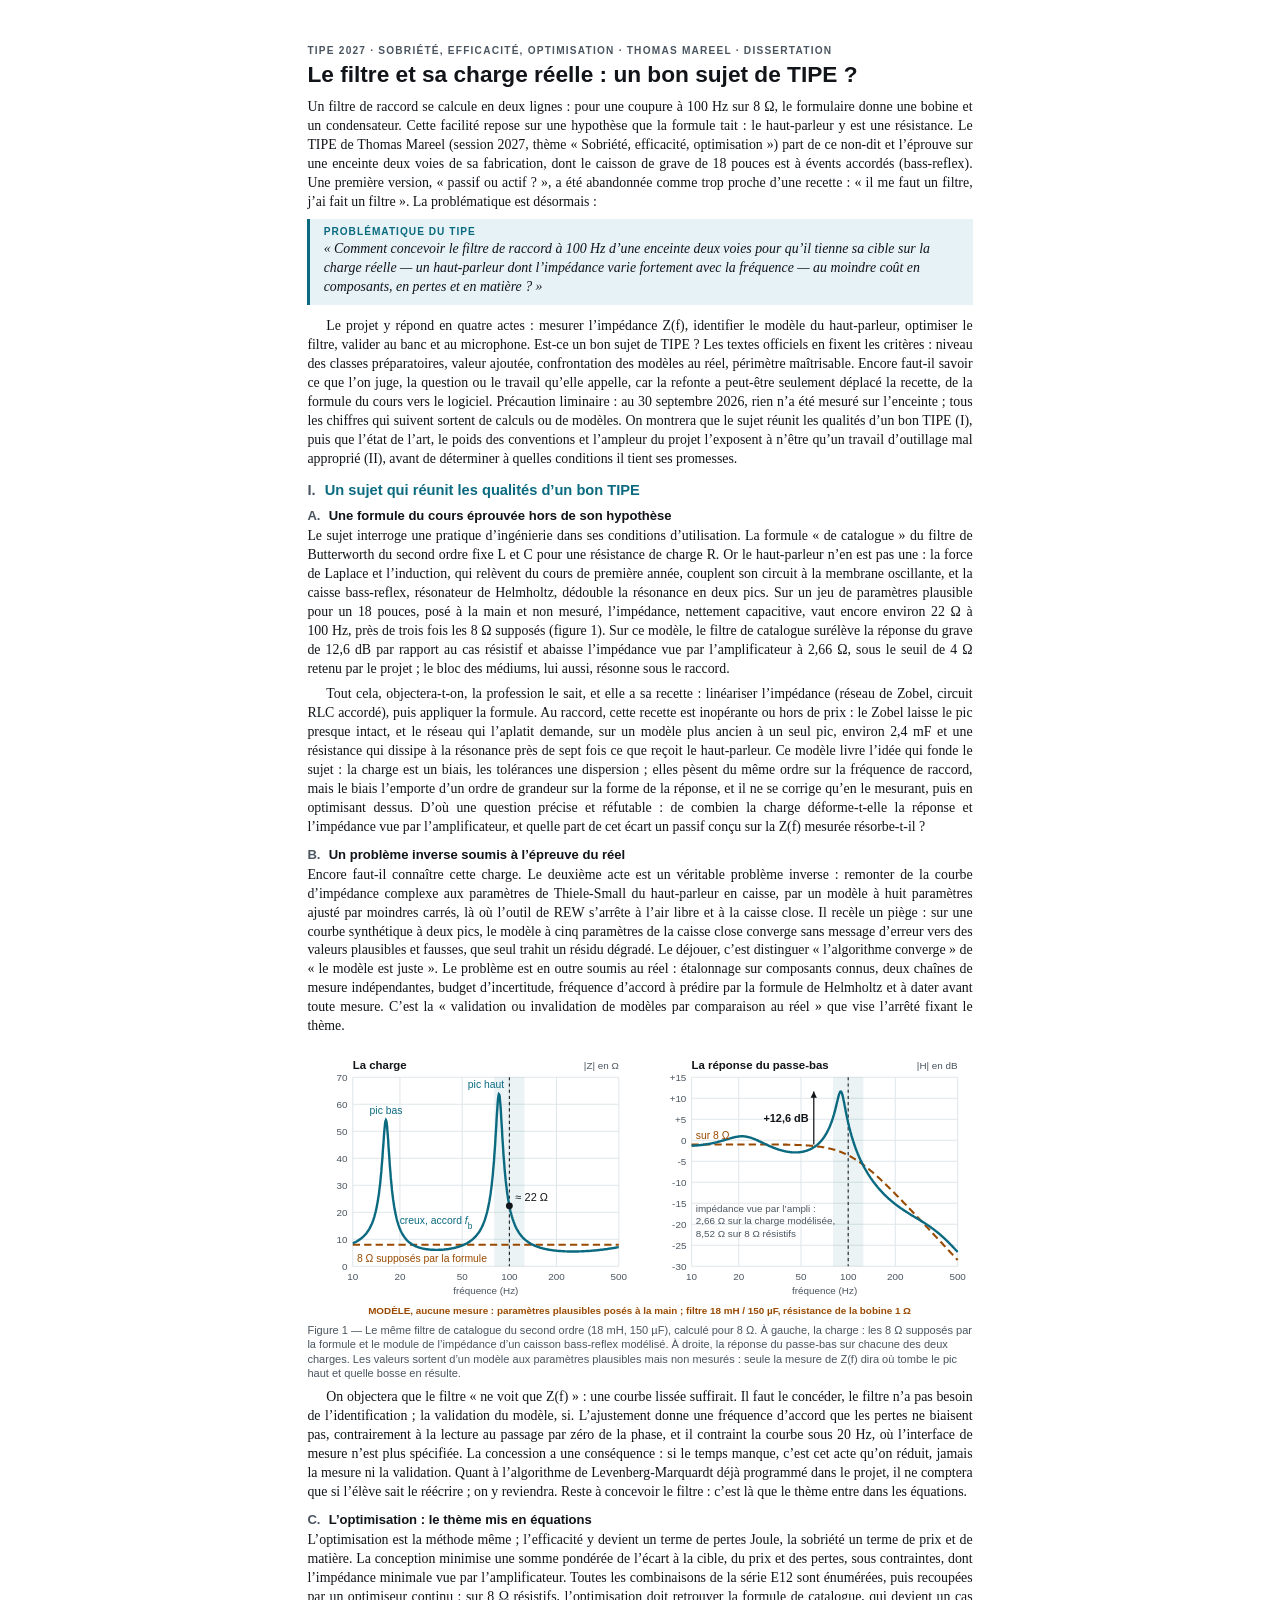
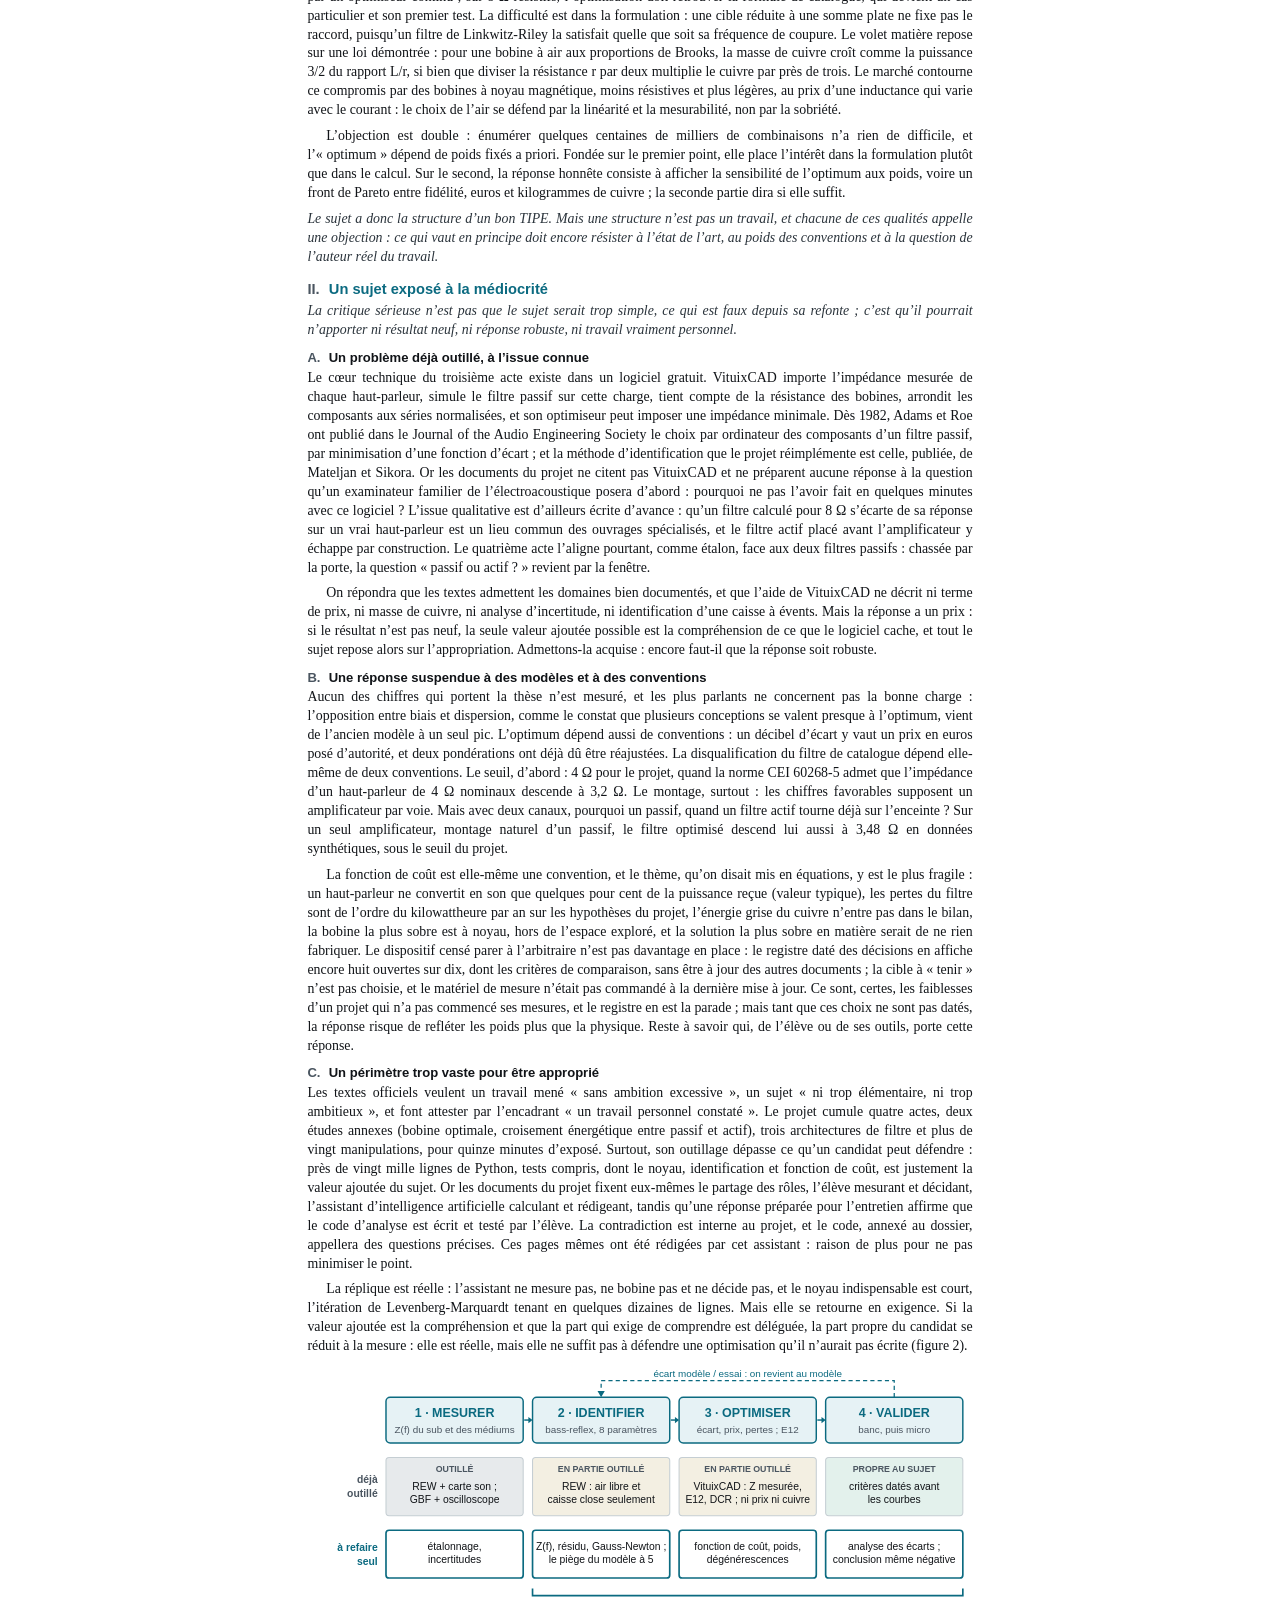
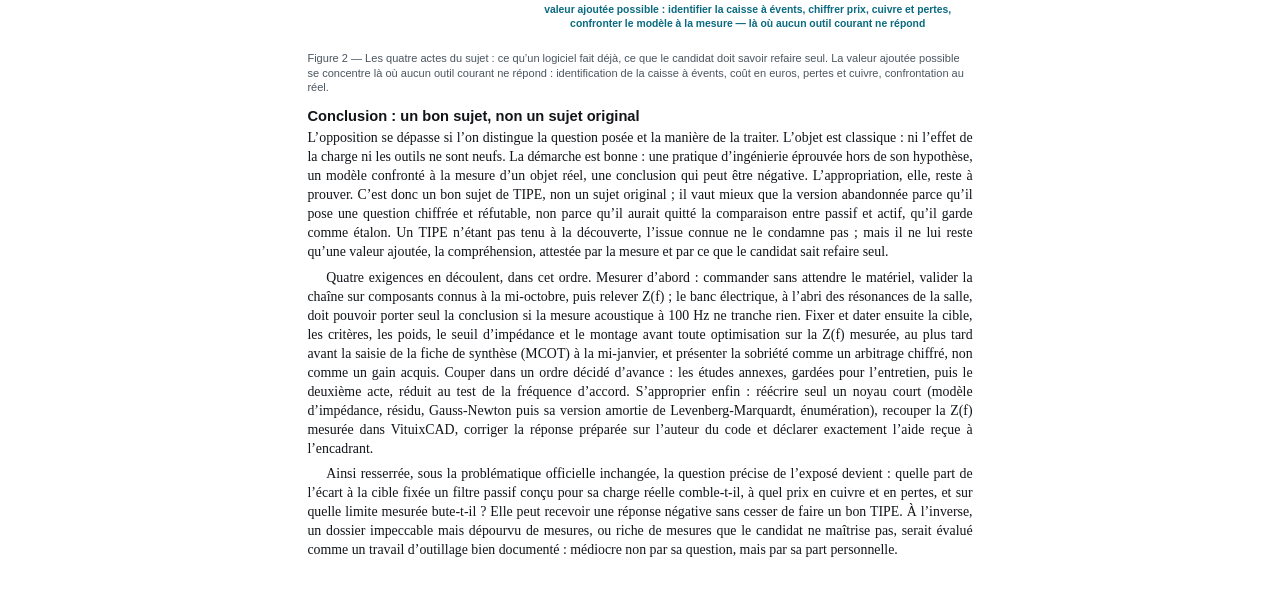
<file: dissertation/DISSERTATION-SUJET.html>
<!DOCTYPE html>
<html lang="fr">
<head>
<meta charset="utf-8">
<title>Le sujet vaut-il un TIPE ?</title>
<link rel="stylesheet" href="dissertation.css">
<!-- Genere a partir du texte revise (atelier multi-agents du 30/09/2026).
     PDF : chrome --headless=new --disable-gpu --no-pdf-header-footer
           --print-to-pdf=dissertation/DISSERTATION-SUJET.pdf dissertation/DISSERTATION-SUJET.html -->
</head>
<body>
<header>
  <div class="kicker">TIPE 2027 · Sobriété, efficacité, optimisation · Thomas Mareel · dissertation</div>
  <h1>Le filtre et sa charge réelle : un bon sujet de TIPE ?</h1>
</header>
<section class="intro">
<p>Un filtre de raccord se calcule en deux lignes : pour une coupure à 100 Hz sur 8 Ω, le formulaire donne une bobine et un condensateur. Cette facilité repose sur une hypothèse que la formule tait : le haut-parleur y est une résistance. Le TIPE de Thomas Mareel (session 2027, thème « Sobriété, efficacité, optimisation ») part de ce non-dit et l’éprouve sur une enceinte deux voies de sa fabrication, dont le caisson de grave de 18 pouces est à évents accordés (bass-reflex). Une première version, « passif ou actif ? », a été abandonnée comme trop proche d’une recette : « il me faut un filtre, j’ai fait un filtre ». La problématique est désormais :</p>
<div class="problematique"><span class="etiquette">Problématique du TIPE</span><p>« Comment concevoir le filtre de raccord à 100 Hz d’une enceinte deux voies pour qu’il tienne sa cible sur la charge réelle — un haut-parleur dont l’impédance varie fortement avec la fréquence — au moindre coût en composants, en pertes et en matière ? »</p></div>
<p>Le projet y répond en quatre actes : mesurer l’impédance Z(f), identifier le modèle du haut-parleur, optimiser le filtre, valider au banc et au microphone. Est-ce un bon sujet de TIPE ? Les textes officiels en fixent les critères : niveau des classes préparatoires, valeur ajoutée, confrontation des modèles au réel, périmètre maîtrisable. Encore faut-il savoir ce que l’on juge, la question ou le travail qu’elle appelle, car la refonte a peut-être seulement déplacé la recette, de la formule du cours vers le logiciel. Précaution liminaire : au 30 septembre 2026, rien n’a été mesuré sur l’enceinte ; tous les chiffres qui suivent sortent de calculs ou de modèles. On montrera que le sujet réunit les qualités d’un bon TIPE (I), puis que l’état de l’art, le poids des conventions et l’ampleur du projet l’exposent à n’être qu’un travail d’outillage mal approprié (II), avant de déterminer à quelles conditions il tient ses promesses.</p>

</section>
<section class="partie">
<h2><span class="num">I.</span> Un sujet qui réunit les qualités d’un bon TIPE</h2>
<h3><span class="num">A.</span> Une formule du cours éprouvée hors de son hypothèse</h3>
<p>Le sujet interroge une pratique d’ingénierie dans ses conditions d’utilisation. La formule « de catalogue » du filtre de Butterworth du second ordre fixe L et C pour une résistance de charge R. Or le haut-parleur n’en est pas une : la force de Laplace et l’induction, qui relèvent du cours de première année, couplent son circuit à la membrane oscillante, et la caisse bass-reflex, résonateur de Helmholtz, dédouble la résonance en deux pics. Sur un jeu de paramètres plausible pour un 18 pouces, posé à la main et non mesuré, l’impédance, nettement capacitive, vaut encore environ 22 Ω à 100 Hz, près de trois fois les 8 Ω supposés (figure 1). Sur ce modèle, le filtre de catalogue surélève la réponse du grave de 12,6 dB par rapport au cas résistif et abaisse l’impédance vue par l’amplificateur à 2,66 Ω, sous le seuil de 4 Ω retenu par le projet ; le bloc des médiums, lui aussi, résonne sous le raccord.</p>
<p>Tout cela, objectera-t-on, la profession le sait, et elle a sa recette : linéariser l’impédance (réseau de Zobel, circuit RLC accordé), puis appliquer la formule. Au raccord, cette recette est inopérante ou hors de prix : le Zobel laisse le pic presque intact, et le réseau qui l’aplatit demande, sur un modèle plus ancien à un seul pic, environ 2,4 mF et une résistance qui dissipe à la résonance près de sept fois ce que reçoit le haut-parleur. Ce modèle livre l’idée qui fonde le sujet : la charge est un biais, les tolérances une dispersion ; elles pèsent du même ordre sur la fréquence de raccord, mais le biais l’emporte d’un ordre de grandeur sur la forme de la réponse, et il ne se corrige qu’en le mesurant, puis en optimisant dessus. D’où une question précise et réfutable : de combien la charge déforme-t-elle la réponse et l’impédance vue par l’amplificateur, et quelle part de cet écart un passif conçu sur la Z(f) mesurée résorbe-t-il ?</p>
<h3><span class="num">B.</span> Un problème inverse soumis à l’épreuve du réel</h3>
<p>Encore faut-il connaître cette charge. Le deuxième acte est un véritable problème inverse : remonter de la courbe d’impédance complexe aux paramètres de Thiele-Small du haut-parleur en caisse, par un modèle à huit paramètres ajusté par moindres carrés, là où l’outil de REW s’arrête à l’air libre et à la caisse close. Il recèle un piège : sur une courbe synthétique à deux pics, le modèle à cinq paramètres de la caisse close converge sans message d’erreur vers des valeurs plausibles et fausses, que seul trahit un résidu dégradé. Le déjouer, c’est distinguer « l’algorithme converge » de « le modèle est juste ». Le problème est en outre soumis au réel : étalonnage sur composants connus, deux chaînes de mesure indépendantes, budget d’incertitude, fréquence d’accord à prédire par la formule de Helmholtz et à dater avant toute mesure. C’est la « validation ou invalidation de modèles par comparaison au réel » que vise l’arrêté fixant le thème.</p>
<figure class="schema">
<svg viewBox="0 0 640 262" xmlns="http://www.w3.org/2000/svg" role="img" aria-label="A gauche, module de l impedance du subwoofer modelise en bass-reflex compare aux 8 ohms supposes ; a droite, reponse du meme filtre passe-bas de catalogue sur les deux charges : bosse d environ 12,6 dB sur la charge modelisee">
<g font-family="Segoe UI, Arial, sans-serif">
<line x1="44.0" y1="30" x2="44.0" y2="212" stroke="#dfe6ea"/>
<text x="44.0" y="225.0" font-size="9.5" fill="#4a5560" text-anchor="middle" font-weight="400">10</text>
<line x1="89.4" y1="30" x2="89.4" y2="212" stroke="#dfe6ea"/>
<text x="89.4" y="225.0" font-size="9.5" fill="#4a5560" text-anchor="middle" font-weight="400">20</text>
<line x1="149.3" y1="30" x2="149.3" y2="212" stroke="#dfe6ea"/>
<text x="149.3" y="225.0" font-size="9.5" fill="#4a5560" text-anchor="middle" font-weight="400">50</text>
<line x1="194.7" y1="30" x2="194.7" y2="212" stroke="#dfe6ea"/>
<text x="194.7" y="225.0" font-size="9.5" fill="#4a5560" text-anchor="middle" font-weight="400">100</text>
<line x1="240.0" y1="30" x2="240.0" y2="212" stroke="#dfe6ea"/>
<text x="240.0" y="225.0" font-size="9.5" fill="#4a5560" text-anchor="middle" font-weight="400">200</text>
<line x1="300.0" y1="30" x2="300.0" y2="212" stroke="#dfe6ea"/>
<text x="300.0" y="225.0" font-size="9.5" fill="#4a5560" text-anchor="middle" font-weight="400">500</text>
<line x1="44" y1="212.0" x2="300" y2="212.0" stroke="#dfe6ea"/>
<text x="39.0" y="215.5" font-size="9.5" fill="#4a5560" text-anchor="end" font-weight="400">0</text>
<line x1="44" y1="186.0" x2="300" y2="186.0" stroke="#dfe6ea"/>
<text x="39.0" y="189.5" font-size="9.5" fill="#4a5560" text-anchor="end" font-weight="400">10</text>
<line x1="44" y1="160.0" x2="300" y2="160.0" stroke="#dfe6ea"/>
<text x="39.0" y="163.5" font-size="9.5" fill="#4a5560" text-anchor="end" font-weight="400">20</text>
<line x1="44" y1="134.0" x2="300" y2="134.0" stroke="#dfe6ea"/>
<text x="39.0" y="137.5" font-size="9.5" fill="#4a5560" text-anchor="end" font-weight="400">30</text>
<line x1="44" y1="108.0" x2="300" y2="108.0" stroke="#dfe6ea"/>
<text x="39.0" y="111.5" font-size="9.5" fill="#4a5560" text-anchor="end" font-weight="400">40</text>
<line x1="44" y1="82.0" x2="300" y2="82.0" stroke="#dfe6ea"/>
<text x="39.0" y="85.5" font-size="9.5" fill="#4a5560" text-anchor="end" font-weight="400">50</text>
<line x1="44" y1="56.0" x2="300" y2="56.0" stroke="#dfe6ea"/>
<text x="39.0" y="59.5" font-size="9.5" fill="#4a5560" text-anchor="end" font-weight="400">60</text>
<line x1="44" y1="30.0" x2="300" y2="30.0" stroke="#dfe6ea"/>
<text x="39.0" y="33.5" font-size="9.5" fill="#4a5560" text-anchor="end" font-weight="400">70</text>
<rect x="180.1" y="30" width="29.2" height="182" fill="#0b6a80" opacity="0.08"/>
<line x1="194.7" y1="30" x2="194.7" y2="212" stroke="#111418" stroke-dasharray="3 3"/>
<text x="44.0" y="22.0" font-size="11.0" fill="#111418" text-anchor="start" font-weight="700">La charge</text>
<text x="300.0" y="22.0" font-size="9.5" fill="#4a5560" text-anchor="end" font-weight="400">|Z| en Ω</text>
<text x="172.0" y="239.0" font-size="9.5" fill="#4a5560" text-anchor="middle" font-weight="400">fréquence (Hz)</text>
<line x1="44" y1="191.2" x2="300" y2="191.2" stroke="#9a4a00" stroke-width="2" stroke-dasharray="7 4"/>
<polyline points="44.0,189.8 44.4,189.7 44.7,189.5 45.1,189.3 45.5,189.2 45.8,189.0 46.2,188.8 46.6,188.6 46.9,188.5 47.3,188.3 47.7,188.1 48.0,187.9 48.4,187.7 48.8,187.5 49.1,187.2 49.5,187.0 49.9,186.8 50.2,186.5 50.6,186.3 51.0,186.0 51.3,185.8 51.7,185.5 52.1,185.2 52.4,184.9 52.8,184.6 53.2,184.3 53.5,184.0 53.9,183.7 54.3,183.3 54.6,183.0 55.0,182.6 55.4,182.2 55.7,181.8 56.1,181.4 56.5,181.0 56.8,180.6 57.2,180.1 57.6,179.6 57.9,179.1 58.3,178.6 58.6,178.1 59.0,177.5 59.4,176.9 59.7,176.3 60.1,175.7 60.5,175.0 60.8,174.3 61.2,173.6 61.6,172.8 61.9,172.0 62.3,171.2 62.7,170.3 63.0,169.4 63.4,168.4 63.8,167.3 64.1,166.3 64.5,165.1 64.9,163.9 65.2,162.6 65.6,161.2 66.0,159.7 66.3,158.2 66.7,156.5 67.1,154.8 67.4,152.9 67.8,150.9 68.2,148.7 68.5,146.4 68.9,144.0 69.3,141.3 69.6,138.5 70.0,135.4 70.4,132.1 70.7,128.5 71.1,124.7 71.5,120.7 71.8,116.3 72.2,111.7 72.6,106.9 72.9,101.8 73.3,96.6 73.7,91.4 74.0,86.4 74.4,81.7 74.8,77.6 75.1,74.3 75.5,72.2 75.9,71.3 76.2,71.9 76.6,73.7 77.0,76.8 77.3,80.9 77.7,85.7 78.1,91.0 78.4,96.5 78.8,102.0 79.2,107.4 79.5,112.6 79.9,117.6 80.3,122.3 80.6,126.7 81.0,130.8 81.4,134.6 81.7,138.2 82.1,141.5 82.5,144.6 82.8,147.4 83.2,150.0 83.6,152.5 83.9,154.8 84.3,156.9 84.7,158.9 85.0,160.8 85.4,162.5 85.8,164.1 86.1,165.7 86.5,167.1 86.8,168.5 87.2,169.7 87.6,170.9 87.9,172.1 88.3,173.1 88.7,174.2 89.0,175.1 89.4,176.0 89.8,176.9 90.1,177.7 90.5,178.5 90.9,179.2 91.2,179.9 91.6,180.6 92.0,181.3 92.3,181.9 92.7,182.4 93.1,183.0 93.4,183.5 93.8,184.1 94.2,184.5 94.5,185.0 94.9,185.5 95.3,185.9 95.6,186.3 96.0,186.7 96.4,187.1 96.7,187.5 97.1,187.8 97.5,188.1 97.8,188.5 98.2,188.8 98.6,189.1 98.9,189.4 99.3,189.6 99.7,189.9 100.0,190.2 100.4,190.4 100.8,190.7 101.1,190.9 101.5,191.1 101.9,191.3 102.2,191.5 102.6,191.7 103.0,191.9 103.3,192.1 103.7,192.3 104.1,192.5 104.4,192.6 104.8,192.8 105.2,193.0 105.5,193.1 105.9,193.2 106.3,193.4 106.6,193.5 107.0,193.6 107.4,193.8 107.7,193.9 108.1,194.0 108.5,194.1 108.8,194.2 109.2,194.3 109.6,194.4 109.9,194.5 110.3,194.6 110.7,194.7 111.0,194.8 111.4,194.9 111.8,195.0 112.1,195.0 112.5,195.1 112.9,195.2 113.2,195.2 113.6,195.3 114.0,195.4 114.3,195.4 114.7,195.5 115.1,195.5 115.4,195.6 115.8,195.6 116.1,195.7 116.5,195.7 116.9,195.8 117.2,195.8 117.6,195.8 118.0,195.9 118.3,195.9 118.7,195.9 119.1,196.0 119.4,196.0 119.8,196.0 120.2,196.0 120.5,196.1 120.9,196.1 121.3,196.1 121.6,196.1 122.0,196.1 122.4,196.1 122.7,196.2 123.1,196.2 123.5,196.2 123.8,196.2 124.2,196.2 124.6,196.2 124.9,196.2 125.3,196.2 125.7,196.2 126.0,196.2 126.4,196.1 126.8,196.1 127.1,196.1 127.5,196.1 127.9,196.1 128.2,196.1 128.6,196.1 129.0,196.0 129.3,196.0 129.7,196.0 130.1,196.0 130.4,196.0 130.8,195.9 131.2,195.9 131.5,195.9 131.9,195.8 132.3,195.8 132.6,195.8 133.0,195.7 133.4,195.7 133.7,195.6 134.1,195.6 134.5,195.6 134.8,195.5 135.2,195.5 135.6,195.4 135.9,195.4 136.3,195.3 136.7,195.2 137.0,195.2 137.4,195.1 137.8,195.1 138.1,195.0 138.5,194.9 138.9,194.9 139.2,194.8 139.6,194.7 140.0,194.7 140.3,194.6 140.7,194.5 141.1,194.4 141.4,194.3 141.8,194.3 142.2,194.2 142.5,194.1 142.9,194.0 143.3,193.9 143.6,193.8 144.0,193.7 144.3,193.6 144.7,193.5 145.1,193.4 145.4,193.3 145.8,193.2 146.2,193.1 146.5,192.9 146.9,192.8 147.3,192.7 147.6,192.6 148.0,192.4 148.4,192.3 148.7,192.1 149.1,192.0 149.5,191.9 149.8,191.7 150.2,191.6 150.6,191.4 150.9,191.2 151.3,191.1 151.7,190.9 152.0,190.7 152.4,190.5 152.8,190.4 153.1,190.2 153.5,190.0 153.9,189.8 154.2,189.6 154.6,189.4 155.0,189.1 155.3,188.9 155.7,188.7 156.1,188.4 156.4,188.2 156.8,188.0 157.2,187.7 157.5,187.4 157.9,187.2 158.3,186.9 158.6,186.6 159.0,186.3 159.4,186.0 159.7,185.7 160.1,185.3 160.5,185.0 160.8,184.6 161.2,184.3 161.6,183.9 161.9,183.5 162.3,183.1 162.7,182.7 163.0,182.3 163.4,181.9 163.8,181.4 164.1,180.9 164.5,180.4 164.9,179.9 165.2,179.4 165.6,178.9 166.0,178.3 166.3,177.7 166.7,177.1 167.1,176.5 167.4,175.8 167.8,175.1 168.2,174.4 168.5,173.6 168.9,172.8 169.3,172.0 169.6,171.1 170.0,170.2 170.4,169.3 170.7,168.3 171.1,167.3 171.5,166.2 171.8,165.0 172.2,163.8 172.5,162.6 172.9,161.2 173.3,159.8 173.6,158.3 174.0,156.7 174.4,155.0 174.7,153.2 175.1,151.3 175.5,149.3 175.8,147.2 176.2,144.9 176.6,142.4 176.9,139.8 177.3,137.0 177.7,134.0 178.0,130.8 178.4,127.3 178.8,123.5 179.1,119.5 179.5,115.2 179.9,110.6 180.2,105.7 180.6,100.4 181.0,94.8 181.3,89.0 181.7,82.9 182.1,76.7 182.4,70.4 182.8,64.4 183.2,58.8 183.5,53.9 183.9,50.0 184.3,47.4 184.6,46.3 185.0,46.7 185.4,48.8 185.7,52.2 186.1,56.8 186.5,62.2 186.8,68.1 187.2,74.3 187.6,80.6 187.9,86.8 188.3,92.8 188.7,98.5 189.0,104.0 189.4,109.0 189.8,113.8 190.1,118.3 190.5,122.4 190.9,126.3 191.2,129.8 191.6,133.2 192.0,136.3 192.3,139.2 192.7,141.9 193.1,144.4 193.4,146.8 193.8,149.0 194.2,151.1 194.5,153.0 194.9,154.9 195.3,156.6 195.6,158.2 196.0,159.8 196.4,161.2 196.7,162.6 197.1,163.9 197.5,165.1 197.8,166.3 198.2,167.4 198.6,168.5 198.9,169.5 199.3,170.4 199.7,171.4 200.0,172.2 200.4,173.1 200.7,173.9 201.1,174.7 201.5,175.4 201.8,176.1 202.2,176.8 202.6,177.4 202.9,178.0 203.3,178.6 203.7,179.2 204.0,179.8 204.4,180.3 204.8,180.8 205.1,181.3 205.5,181.8 205.9,182.3 206.2,182.7 206.6,183.1 207.0,183.6 207.3,184.0 207.7,184.4 208.1,184.7 208.4,185.1 208.8,185.5 209.2,185.8 209.5,186.1 209.9,186.4 210.3,186.8 210.6,187.1 211.0,187.4 211.4,187.6 211.7,187.9 212.1,188.2 212.5,188.4 212.8,188.7 213.2,189.0 213.6,189.2 213.9,189.4 214.3,189.7 214.7,189.9 215.0,190.1 215.4,190.3 215.8,190.5 216.1,190.7 216.5,190.9 216.9,191.1 217.2,191.3 217.6,191.4 218.0,191.6 218.3,191.8 218.7,191.9 219.1,192.1 219.4,192.3 219.8,192.4 220.2,192.6 220.5,192.7 220.9,192.9 221.3,193.0 221.6,193.1 222.0,193.3 222.4,193.4 222.7,193.5 223.1,193.6 223.5,193.8 223.8,193.9 224.2,194.0 224.6,194.1 224.9,194.2 225.3,194.3 225.7,194.4 226.0,194.5 226.4,194.6 226.8,194.7 227.1,194.8 227.5,194.9 227.9,195.0 228.2,195.1 228.6,195.2 228.9,195.2 229.3,195.3 229.7,195.4 230.0,195.5 230.4,195.6 230.8,195.6 231.1,195.7 231.5,195.8 231.9,195.8 232.2,195.9 232.6,196.0 233.0,196.0 233.3,196.1 233.7,196.2 234.1,196.2 234.4,196.3 234.8,196.3 235.2,196.4 235.5,196.4 235.9,196.5 236.3,196.5 236.6,196.6 237.0,196.6 237.4,196.7 237.7,196.7 238.1,196.8 238.5,196.8 238.8,196.9 239.2,196.9 239.6,196.9 239.9,197.0 240.3,197.0 240.7,197.1 241.0,197.1 241.4,197.1 241.8,197.2 242.1,197.2 242.5,197.2 242.9,197.2 243.2,197.3 243.6,197.3 244.0,197.3 244.3,197.4 244.7,197.4 245.1,197.4 245.4,197.4 245.8,197.4 246.2,197.5 246.5,197.5 246.9,197.5 247.3,197.5 247.6,197.5 248.0,197.6 248.4,197.6 248.7,197.6 249.1,197.6 249.5,197.6 249.8,197.6 250.2,197.6 250.6,197.7 250.9,197.7 251.3,197.7 251.7,197.7 252.0,197.7 252.4,197.7 252.8,197.7 253.1,197.7 253.5,197.7 253.9,197.7 254.2,197.7 254.6,197.7 255.0,197.7 255.3,197.7 255.7,197.7 256.1,197.7 256.4,197.7 256.8,197.7 257.2,197.7 257.5,197.7 257.9,197.7 258.2,197.7 258.6,197.7 259.0,197.7 259.3,197.7 259.7,197.7 260.1,197.7 260.4,197.7 260.8,197.7 261.2,197.7 261.5,197.6 261.9,197.6 262.3,197.6 262.6,197.6 263.0,197.6 263.4,197.6 263.7,197.6 264.1,197.6 264.5,197.5 264.8,197.5 265.2,197.5 265.6,197.5 265.9,197.5 266.3,197.5 266.7,197.5 267.0,197.4 267.4,197.4 267.8,197.4 268.1,197.4 268.5,197.4 268.9,197.3 269.2,197.3 269.6,197.3 270.0,197.3 270.3,197.2 270.7,197.2 271.1,197.2 271.4,197.2 271.8,197.1 272.2,197.1 272.5,197.1 272.9,197.1 273.3,197.0 273.6,197.0 274.0,197.0 274.4,196.9 274.7,196.9 275.1,196.9 275.5,196.8 275.8,196.8 276.2,196.8 276.6,196.8 276.9,196.7 277.3,196.7 277.7,196.6 278.0,196.6 278.4,196.6 278.8,196.5 279.1,196.5 279.5,196.5 279.9,196.4 280.2,196.4 280.6,196.3 281.0,196.3 281.3,196.3 281.7,196.2 282.1,196.2 282.4,196.1 282.8,196.1 283.2,196.1 283.5,196.0 283.9,196.0 284.3,195.9 284.6,195.9 285.0,195.8 285.4,195.8 285.7,195.7 286.1,195.7 286.4,195.6 286.8,195.6 287.2,195.6 287.5,195.5 287.9,195.5 288.3,195.4 288.6,195.4 289.0,195.3 289.4,195.2 289.7,195.2 290.1,195.1 290.5,195.1 290.8,195.0 291.2,195.0 291.6,194.9 291.9,194.9 292.3,194.8 292.7,194.7 293.0,194.7 293.4,194.6 293.8,194.6 294.1,194.5 294.5,194.5 294.9,194.4 295.2,194.3 295.6,194.3 296.0,194.2 296.3,194.1 296.7,194.1 297.1,194.0 297.4,194.0 297.8,193.9 298.2,193.8 298.5,193.8 298.9,193.7 299.3,193.6 299.6,193.5 300.0,193.5" fill="none" stroke="#0b6a80" stroke-width="2.3"/>
<circle cx="194.7" cy="153.8" r="3.3" fill="#111418"/>
<text x="200.7" y="148.8" font-size="10.5" fill="#111418" text-anchor="start" font-weight="400">≈ 22 Ω</text>
<text x="76.0" y="65.6" font-size="10.0" fill="#0b6a80" text-anchor="middle" font-weight="400">pic bas</text>
<text x="189.7" y="40.6" font-size="10.0" fill="#0b6a80" text-anchor="end" font-weight="400">pic haut</text>
<text x="124.1" y="171.7" font-size="10.0" fill="#0b6a80" text-anchor="middle" font-weight="400">creux, accord <tspan font-style="italic">f</tspan><tspan baseline-shift="sub" font-size="8.0">b</tspan></text>
<text x="48.0" y="208.0" font-size="10.0" fill="#9a4a00" text-anchor="start" font-weight="400">8 Ω supposés par la formule</text>
<line x1="370.0" y1="30" x2="370.0" y2="212" stroke="#dfe6ea"/>
<text x="370.0" y="225.0" font-size="9.5" fill="#4a5560" text-anchor="middle" font-weight="400">10</text>
<line x1="415.4" y1="30" x2="415.4" y2="212" stroke="#dfe6ea"/>
<text x="415.4" y="225.0" font-size="9.5" fill="#4a5560" text-anchor="middle" font-weight="400">20</text>
<line x1="475.3" y1="30" x2="475.3" y2="212" stroke="#dfe6ea"/>
<text x="475.3" y="225.0" font-size="9.5" fill="#4a5560" text-anchor="middle" font-weight="400">50</text>
<line x1="520.7" y1="30" x2="520.7" y2="212" stroke="#dfe6ea"/>
<text x="520.7" y="225.0" font-size="9.5" fill="#4a5560" text-anchor="middle" font-weight="400">100</text>
<line x1="566.0" y1="30" x2="566.0" y2="212" stroke="#dfe6ea"/>
<text x="566.0" y="225.0" font-size="9.5" fill="#4a5560" text-anchor="middle" font-weight="400">200</text>
<line x1="626.0" y1="30" x2="626.0" y2="212" stroke="#dfe6ea"/>
<text x="626.0" y="225.0" font-size="9.5" fill="#4a5560" text-anchor="middle" font-weight="400">500</text>
<line x1="370" y1="212.0" x2="626" y2="212.0" stroke="#dfe6ea"/>
<text x="365.0" y="215.5" font-size="9.5" fill="#4a5560" text-anchor="end" font-weight="400">-30</text>
<line x1="370" y1="191.8" x2="626" y2="191.8" stroke="#dfe6ea"/>
<text x="365.0" y="195.3" font-size="9.5" fill="#4a5560" text-anchor="end" font-weight="400">-25</text>
<line x1="370" y1="171.6" x2="626" y2="171.6" stroke="#dfe6ea"/>
<text x="365.0" y="175.1" font-size="9.5" fill="#4a5560" text-anchor="end" font-weight="400">-20</text>
<line x1="370" y1="151.3" x2="626" y2="151.3" stroke="#dfe6ea"/>
<text x="365.0" y="154.8" font-size="9.5" fill="#4a5560" text-anchor="end" font-weight="400">-15</text>
<line x1="370" y1="131.1" x2="626" y2="131.1" stroke="#dfe6ea"/>
<text x="365.0" y="134.6" font-size="9.5" fill="#4a5560" text-anchor="end" font-weight="400">-10</text>
<line x1="370" y1="110.9" x2="626" y2="110.9" stroke="#dfe6ea"/>
<text x="365.0" y="114.4" font-size="9.5" fill="#4a5560" text-anchor="end" font-weight="400">-5</text>
<line x1="370" y1="90.7" x2="626" y2="90.7" stroke="#dfe6ea"/>
<text x="365.0" y="94.2" font-size="9.5" fill="#4a5560" text-anchor="end" font-weight="400">0</text>
<line x1="370" y1="70.4" x2="626" y2="70.4" stroke="#dfe6ea"/>
<text x="365.0" y="73.9" font-size="9.5" fill="#4a5560" text-anchor="end" font-weight="400">+5</text>
<line x1="370" y1="50.2" x2="626" y2="50.2" stroke="#dfe6ea"/>
<text x="365.0" y="53.7" font-size="9.5" fill="#4a5560" text-anchor="end" font-weight="400">+10</text>
<line x1="370" y1="30.0" x2="626" y2="30.0" stroke="#dfe6ea"/>
<text x="365.0" y="33.5" font-size="9.5" fill="#4a5560" text-anchor="end" font-weight="400">+15</text>
<rect x="506.1" y="30" width="29.2" height="182" fill="#0b6a80" opacity="0.08"/>
<line x1="520.7" y1="30" x2="520.7" y2="212" stroke="#111418" stroke-dasharray="3 3"/>
<text x="370.0" y="22.0" font-size="11.0" fill="#111418" text-anchor="start" font-weight="700">La réponse du passe-bas</text>
<text x="626.0" y="22.0" font-size="9.5" fill="#4a5560" text-anchor="end" font-weight="400">|H| en dB</text>
<text x="498.0" y="239.0" font-size="9.5" fill="#4a5560" text-anchor="middle" font-weight="400">fréquence (Hz)</text>
<polyline points="370.0,94.8 370.4,94.8 370.7,94.8 371.1,94.8 371.5,94.8 371.8,94.8 372.2,94.8 372.6,94.8 372.9,94.8 373.3,94.8 373.7,94.8 374.0,94.8 374.4,94.8 374.8,94.8 375.1,94.8 375.5,94.8 375.9,94.8 376.2,94.8 376.6,94.8 377.0,94.8 377.3,94.8 377.7,94.8 378.1,94.8 378.4,94.8 378.8,94.8 379.2,94.8 379.5,94.8 379.9,94.8 380.3,94.8 380.6,94.8 381.0,94.8 381.4,94.8 381.7,94.8 382.1,94.8 382.5,94.8 382.8,94.8 383.2,94.8 383.6,94.8 383.9,94.8 384.3,94.8 384.6,94.8 385.0,94.8 385.4,94.8 385.7,94.8 386.1,94.8 386.5,94.8 386.8,94.8 387.2,94.8 387.6,94.8 387.9,94.8 388.3,94.8 388.7,94.8 389.0,94.8 389.4,94.8 389.8,94.8 390.1,94.8 390.5,94.8 390.9,94.8 391.2,94.8 391.6,94.8 392.0,94.8 392.3,94.8 392.7,94.8 393.1,94.8 393.4,94.8 393.8,94.8 394.2,94.8 394.5,94.8 394.9,94.8 395.3,94.8 395.6,94.8 396.0,94.8 396.4,94.8 396.7,94.8 397.1,94.8 397.5,94.8 397.8,94.8 398.2,94.8 398.6,94.8 398.9,94.8 399.3,94.8 399.7,94.8 400.0,94.8 400.4,94.8 400.8,94.8 401.1,94.8 401.5,94.8 401.9,94.8 402.2,94.8 402.6,94.8 403.0,94.8 403.3,94.8 403.7,94.8 404.1,94.8 404.4,94.8 404.8,94.8 405.2,94.8 405.5,94.8 405.9,94.8 406.3,94.8 406.6,94.8 407.0,94.8 407.4,94.8 407.7,94.8 408.1,94.8 408.5,94.8 408.8,94.8 409.2,94.8 409.6,94.8 409.9,94.8 410.3,94.8 410.7,94.8 411.0,94.8 411.4,94.8 411.8,94.8 412.1,94.8 412.5,94.8 412.8,94.8 413.2,94.8 413.6,94.8 413.9,94.8 414.3,94.8 414.7,94.8 415.0,94.8 415.4,94.8 415.8,94.8 416.1,94.8 416.5,94.8 416.9,94.8 417.2,94.8 417.6,94.8 418.0,94.8 418.3,94.8 418.7,94.8 419.1,94.8 419.4,94.8 419.8,94.8 420.2,94.8 420.5,94.8 420.9,94.8 421.3,94.8 421.6,94.8 422.0,94.8 422.4,94.8 422.7,94.8 423.1,94.8 423.5,94.8 423.8,94.8 424.2,94.8 424.6,94.8 424.9,94.8 425.3,94.8 425.7,94.8 426.0,94.8 426.4,94.8 426.8,94.8 427.1,94.8 427.5,94.8 427.9,94.8 428.2,94.8 428.6,94.8 429.0,94.8 429.3,94.8 429.7,94.8 430.1,94.8 430.4,94.8 430.8,94.8 431.2,94.8 431.5,94.8 431.9,94.8 432.3,94.8 432.6,94.8 433.0,94.8 433.4,94.8 433.7,94.8 434.1,94.8 434.5,94.8 434.8,94.8 435.2,94.8 435.6,94.8 435.9,94.8 436.3,94.8 436.7,94.8 437.0,94.8 437.4,94.8 437.8,94.8 438.1,94.8 438.5,94.8 438.9,94.8 439.2,94.8 439.6,94.8 440.0,94.8 440.3,94.8 440.7,94.8 441.1,94.8 441.4,94.8 441.8,94.8 442.1,94.8 442.5,94.8 442.9,94.8 443.2,94.8 443.6,94.8 444.0,94.8 444.3,94.8 444.7,94.8 445.1,94.8 445.4,94.8 445.8,94.8 446.2,94.8 446.5,94.8 446.9,94.8 447.3,94.8 447.6,94.8 448.0,94.8 448.4,94.8 448.7,94.8 449.1,94.8 449.5,94.8 449.8,94.8 450.2,94.8 450.6,94.8 450.9,94.8 451.3,94.8 451.7,94.8 452.0,94.8 452.4,94.8 452.8,94.8 453.1,94.8 453.5,94.8 453.9,94.8 454.2,94.8 454.6,94.9 455.0,94.9 455.3,94.9 455.7,94.9 456.1,94.9 456.4,94.9 456.8,94.9 457.2,94.9 457.5,94.9 457.9,94.9 458.3,94.9 458.6,94.9 459.0,94.9 459.4,94.9 459.7,94.9 460.1,94.9 460.5,94.9 460.8,94.9 461.2,94.9 461.6,94.9 461.9,95.0 462.3,95.0 462.7,95.0 463.0,95.0 463.4,95.0 463.8,95.0 464.1,95.0 464.5,95.0 464.9,95.0 465.2,95.0 465.6,95.0 466.0,95.0 466.3,95.0 466.7,95.1 467.1,95.1 467.4,95.1 467.8,95.1 468.2,95.1 468.5,95.1 468.9,95.1 469.3,95.1 469.6,95.1 470.0,95.1 470.3,95.2 470.7,95.2 471.1,95.2 471.4,95.2 471.8,95.2 472.2,95.2 472.5,95.2 472.9,95.2 473.3,95.3 473.6,95.3 474.0,95.3 474.4,95.3 474.7,95.3 475.1,95.3 475.5,95.4 475.8,95.4 476.2,95.4 476.6,95.4 476.9,95.4 477.3,95.4 477.7,95.5 478.0,95.5 478.4,95.5 478.8,95.5 479.1,95.5 479.5,95.6 479.9,95.6 480.2,95.6 480.6,95.6 481.0,95.7 481.3,95.7 481.7,95.7 482.1,95.7 482.4,95.8 482.8,95.8 483.2,95.8 483.5,95.8 483.9,95.9 484.3,95.9 484.6,95.9 485.0,96.0 485.4,96.0 485.7,96.0 486.1,96.1 486.5,96.1 486.8,96.1 487.2,96.2 487.6,96.2 487.9,96.2 488.3,96.3 488.7,96.3 489.0,96.4 489.4,96.4 489.8,96.4 490.1,96.5 490.5,96.5 490.9,96.6 491.2,96.6 491.6,96.7 492.0,96.7 492.3,96.8 492.7,96.8 493.1,96.9 493.4,96.9 493.8,97.0 494.2,97.0 494.5,97.1 494.9,97.1 495.3,97.2 495.6,97.2 496.0,97.3 496.4,97.4 496.7,97.4 497.1,97.5 497.5,97.5 497.8,97.6 498.2,97.7 498.5,97.7 498.9,97.8 499.3,97.9 499.6,98.0 500.0,98.0 500.4,98.1 500.7,98.2 501.1,98.3 501.5,98.3 501.8,98.4 502.2,98.5 502.6,98.6 502.9,98.7 503.3,98.8 503.7,98.9 504.0,98.9 504.4,99.0 504.8,99.1 505.1,99.2 505.5,99.3 505.9,99.4 506.2,99.5 506.6,99.6 507.0,99.7 507.3,99.8 507.7,99.9 508.1,100.1 508.4,100.2 508.8,100.3 509.2,100.4 509.5,100.5 509.9,100.6 510.3,100.8 510.6,100.9 511.0,101.0 511.4,101.1 511.7,101.3 512.1,101.4 512.5,101.5 512.8,101.7 513.2,101.8 513.6,102.0 513.9,102.1 514.3,102.2 514.7,102.4 515.0,102.5 515.4,102.7 515.8,102.8 516.1,103.0 516.5,103.2 516.9,103.3 517.2,103.5 517.6,103.6 518.0,103.8 518.3,104.0 518.7,104.2 519.1,104.3 519.4,104.5 519.8,104.7 520.2,104.9 520.5,105.0 520.9,105.2 521.3,105.4 521.6,105.6 522.0,105.8 522.4,106.0 522.7,106.2 523.1,106.4 523.5,106.6 523.8,106.8 524.2,107.0 524.6,107.2 524.9,107.4 525.3,107.6 525.7,107.9 526.0,108.1 526.4,108.3 526.7,108.5 527.1,108.7 527.5,109.0 527.8,109.2 528.2,109.4 528.6,109.7 528.9,109.9 529.3,110.1 529.7,110.4 530.0,110.6 530.4,110.9 530.8,111.1 531.1,111.4 531.5,111.6 531.9,111.9 532.2,112.1 532.6,112.4 533.0,112.6 533.3,112.9 533.7,113.2 534.1,113.4 534.4,113.7 534.8,114.0 535.2,114.2 535.5,114.5 535.9,114.8 536.3,115.1 536.6,115.4 537.0,115.6 537.4,115.9 537.7,116.2 538.1,116.5 538.5,116.8 538.8,117.1 539.2,117.4 539.6,117.7 539.9,118.0 540.3,118.3 540.7,118.6 541.0,118.9 541.4,119.2 541.8,119.5 542.1,119.8 542.5,120.1 542.9,120.4 543.2,120.7 543.6,121.0 544.0,121.3 544.3,121.6 544.7,122.0 545.1,122.3 545.4,122.6 545.8,122.9 546.2,123.2 546.5,123.6 546.9,123.9 547.3,124.2 547.6,124.5 548.0,124.9 548.4,125.2 548.7,125.5 549.1,125.9 549.5,126.2 549.8,126.5 550.2,126.9 550.6,127.2 550.9,127.6 551.3,127.9 551.7,128.2 552.0,128.6 552.4,128.9 552.8,129.3 553.1,129.6 553.5,130.0 553.9,130.3 554.2,130.7 554.6,131.0 554.9,131.4 555.3,131.7 555.7,132.1 556.0,132.4 556.4,132.8 556.8,133.1 557.1,133.5 557.5,133.8 557.9,134.2 558.2,134.6 558.6,134.9 559.0,135.3 559.3,135.6 559.7,136.0 560.1,136.4 560.4,136.7 560.8,137.1 561.2,137.4 561.5,137.8 561.9,138.2 562.3,138.5 562.6,138.9 563.0,139.3 563.4,139.6 563.7,140.0 564.1,140.4 564.5,140.7 564.8,141.1 565.2,141.5 565.6,141.9 565.9,142.2 566.3,142.6 566.7,143.0 567.0,143.4 567.4,143.7 567.8,144.1 568.1,144.5 568.5,144.8 568.9,145.2 569.2,145.6 569.6,146.0 570.0,146.4 570.3,146.7 570.7,147.1 571.1,147.5 571.4,147.9 571.8,148.2 572.2,148.6 572.5,149.0 572.9,149.4 573.3,149.8 573.6,150.1 574.0,150.5 574.4,150.9 574.7,151.3 575.1,151.7 575.5,152.0 575.8,152.4 576.2,152.8 576.6,153.2 576.9,153.6 577.3,154.0 577.7,154.3 578.0,154.7 578.4,155.1 578.8,155.5 579.1,155.9 579.5,156.3 579.9,156.7 580.2,157.0 580.6,157.4 581.0,157.8 581.3,158.2 581.7,158.6 582.1,159.0 582.4,159.4 582.8,159.7 583.2,160.1 583.5,160.5 583.9,160.9 584.2,161.3 584.6,161.7 585.0,162.1 585.3,162.4 585.7,162.8 586.1,163.2 586.4,163.6 586.8,164.0 587.2,164.4 587.5,164.8 587.9,165.2 588.3,165.6 588.6,165.9 589.0,166.3 589.4,166.7 589.7,167.1 590.1,167.5 590.5,167.9 590.8,168.3 591.2,168.7 591.6,169.1 591.9,169.5 592.3,169.8 592.7,170.2 593.0,170.6 593.4,171.0 593.8,171.4 594.1,171.8 594.5,172.2 594.9,172.6 595.2,173.0 595.6,173.4 596.0,173.7 596.3,174.1 596.7,174.5 597.1,174.9 597.4,175.3 597.8,175.7 598.2,176.1 598.5,176.5 598.9,176.9 599.3,177.3 599.6,177.7 600.0,178.1 600.4,178.4 600.7,178.8 601.1,179.2 601.5,179.6 601.8,180.0 602.2,180.4 602.6,180.8 602.9,181.2 603.3,181.6 603.7,182.0 604.0,182.4 604.4,182.8 604.8,183.1 605.1,183.5 605.5,183.9 605.9,184.3 606.2,184.7 606.6,185.1 607.0,185.5 607.3,185.9 607.7,186.3 608.1,186.7 608.4,187.1 608.8,187.5 609.2,187.9 609.5,188.3 609.9,188.6 610.3,189.0 610.6,189.4 611.0,189.8 611.4,190.2 611.7,190.6 612.1,191.0 612.4,191.4 612.8,191.8 613.2,192.2 613.5,192.6 613.9,193.0 614.3,193.4 614.6,193.8 615.0,194.1 615.4,194.5 615.7,194.9 616.1,195.3 616.5,195.7 616.8,196.1 617.2,196.5 617.6,196.9 617.9,197.3 618.3,197.7 618.7,198.1 619.0,198.5 619.4,198.9 619.8,199.3 620.1,199.6 620.5,200.0 620.9,200.4 621.2,200.8 621.6,201.2 622.0,201.6 622.3,202.0 622.7,202.4 623.1,202.8 623.4,203.2 623.8,203.6 624.2,204.0 624.5,204.4 624.9,204.8 625.3,205.2 625.6,205.5 626.0,205.9" fill="none" stroke="#9a4a00" stroke-width="2.0" stroke-dasharray="7 4"/>
<polyline points="370.0,96.1 370.4,96.0 370.7,96.0 371.1,96.0 371.5,96.0 371.8,95.9 372.2,95.9 372.6,95.9 372.9,95.9 373.3,95.8 373.7,95.8 374.0,95.8 374.4,95.7 374.8,95.7 375.1,95.7 375.5,95.6 375.9,95.6 376.2,95.6 376.6,95.5 377.0,95.5 377.3,95.5 377.7,95.4 378.1,95.4 378.4,95.4 378.8,95.3 379.2,95.3 379.5,95.2 379.9,95.2 380.3,95.1 380.6,95.1 381.0,95.0 381.4,95.0 381.7,95.0 382.1,94.9 382.5,94.9 382.8,94.8 383.2,94.7 383.6,94.7 383.9,94.6 384.3,94.6 384.6,94.5 385.0,94.5 385.4,94.4 385.7,94.3 386.1,94.3 386.5,94.2 386.8,94.2 387.2,94.1 387.6,94.0 387.9,94.0 388.3,93.9 388.7,93.8 389.0,93.7 389.4,93.7 389.8,93.6 390.1,93.5 390.5,93.4 390.9,93.4 391.2,93.3 391.6,93.2 392.0,93.1 392.3,93.0 392.7,93.0 393.1,92.9 393.4,92.8 393.8,92.7 394.2,92.6 394.5,92.5 394.9,92.4 395.3,92.3 395.6,92.2 396.0,92.1 396.4,92.0 396.7,91.9 397.1,91.8 397.5,91.7 397.8,91.6 398.2,91.5 398.6,91.4 398.9,91.3 399.3,91.2 399.7,91.1 400.0,91.0 400.4,90.9 400.8,90.8 401.1,90.7 401.5,90.6 401.9,90.5 402.2,90.4 402.6,90.2 403.0,90.1 403.3,90.0 403.7,89.9 404.1,89.8 404.4,89.7 404.8,89.6 405.2,89.5 405.5,89.4 405.9,89.3 406.3,89.2 406.6,89.0 407.0,88.9 407.4,88.8 407.7,88.7 408.1,88.6 408.5,88.5 408.8,88.4 409.2,88.3 409.6,88.2 409.9,88.1 410.3,88.1 410.7,88.0 411.0,87.9 411.4,87.8 411.8,87.7 412.1,87.6 412.5,87.6 412.8,87.5 413.2,87.4 413.6,87.4 413.9,87.3 414.3,87.2 414.7,87.2 415.0,87.1 415.4,87.1 415.8,87.1 416.1,87.0 416.5,87.0 416.9,87.0 417.2,86.9 417.6,86.9 418.0,86.9 418.3,86.9 418.7,86.9 419.1,86.9 419.4,86.9 419.8,86.9 420.2,87.0 420.5,87.0 420.9,87.0 421.3,87.1 421.6,87.1 422.0,87.1 422.4,87.2 422.7,87.3 423.1,87.3 423.5,87.4 423.8,87.5 424.2,87.5 424.6,87.6 424.9,87.7 425.3,87.8 425.7,87.9 426.0,88.0 426.4,88.1 426.8,88.2 427.1,88.3 427.5,88.5 427.9,88.6 428.2,88.7 428.6,88.8 429.0,89.0 429.3,89.1 429.7,89.3 430.1,89.4 430.4,89.5 430.8,89.7 431.2,89.8 431.5,90.0 431.9,90.2 432.3,90.3 432.6,90.5 433.0,90.6 433.4,90.8 433.7,91.0 434.1,91.1 434.5,91.3 434.8,91.5 435.2,91.7 435.6,91.8 435.9,92.0 436.3,92.2 436.7,92.3 437.0,92.5 437.4,92.7 437.8,92.9 438.1,93.1 438.5,93.2 438.9,93.4 439.2,93.6 439.6,93.8 440.0,93.9 440.3,94.1 440.7,94.3 441.1,94.5 441.4,94.6 441.8,94.8 442.1,95.0 442.5,95.1 442.9,95.3 443.2,95.5 443.6,95.6 444.0,95.8 444.3,96.0 444.7,96.1 445.1,96.3 445.4,96.5 445.8,96.6 446.2,96.8 446.5,96.9 446.9,97.1 447.3,97.2 447.6,97.4 448.0,97.5 448.4,97.7 448.7,97.8 449.1,98.0 449.5,98.1 449.8,98.3 450.2,98.4 450.6,98.5 450.9,98.7 451.3,98.8 451.7,98.9 452.0,99.1 452.4,99.2 452.8,99.3 453.1,99.4 453.5,99.6 453.9,99.7 454.2,99.8 454.6,99.9 455.0,100.0 455.3,100.1 455.7,100.2 456.1,100.3 456.4,100.4 456.8,100.5 457.2,100.6 457.5,100.7 457.9,100.8 458.3,100.9 458.6,101.0 459.0,101.1 459.4,101.2 459.7,101.3 460.1,101.3 460.5,101.4 460.8,101.5 461.2,101.6 461.6,101.6 461.9,101.7 462.3,101.8 462.7,101.8 463.0,101.9 463.4,101.9 463.8,102.0 464.1,102.0 464.5,102.1 464.9,102.1 465.2,102.2 465.6,102.2 466.0,102.2 466.3,102.3 466.7,102.3 467.1,102.3 467.4,102.3 467.8,102.3 468.2,102.4 468.5,102.4 468.9,102.4 469.3,102.4 469.6,102.4 470.0,102.4 470.3,102.4 470.7,102.4 471.1,102.4 471.4,102.4 471.8,102.4 472.2,102.3 472.5,102.3 472.9,102.3 473.3,102.2 473.6,102.2 474.0,102.2 474.4,102.1 474.7,102.1 475.1,102.0 475.5,102.0 475.8,101.9 476.2,101.9 476.6,101.8 476.9,101.7 477.3,101.7 477.7,101.6 478.0,101.5 478.4,101.4 478.8,101.3 479.1,101.2 479.5,101.1 479.9,101.0 480.2,100.9 480.6,100.8 481.0,100.7 481.3,100.5 481.7,100.4 482.1,100.3 482.4,100.1 482.8,100.0 483.2,99.8 483.5,99.7 483.9,99.5 484.3,99.3 484.6,99.1 485.0,99.0 485.4,98.8 485.7,98.6 486.1,98.4 486.5,98.2 486.8,98.0 487.2,97.7 487.6,97.5 487.9,97.3 488.3,97.0 488.7,96.8 489.0,96.5 489.4,96.2 489.8,96.0 490.1,95.7 490.5,95.4 490.9,95.1 491.2,94.8 491.6,94.4 492.0,94.1 492.3,93.8 492.7,93.4 493.1,93.0 493.4,92.7 493.8,92.3 494.2,91.9 494.5,91.5 494.9,91.1 495.3,90.6 495.6,90.2 496.0,89.7 496.4,89.2 496.7,88.8 497.1,88.2 497.5,87.7 497.8,87.2 498.2,86.6 498.5,86.1 498.9,85.5 499.3,84.9 499.6,84.2 500.0,83.6 500.4,82.9 500.7,82.2 501.1,81.5 501.5,80.8 501.8,80.0 502.2,79.2 502.6,78.4 502.9,77.6 503.3,76.7 503.7,75.8 504.0,74.8 504.4,73.9 504.8,72.9 505.1,71.8 505.5,70.7 505.9,69.6 506.2,68.5 506.6,67.2 507.0,66.0 507.3,64.7 507.7,63.4 508.1,62.0 508.4,60.6 508.8,59.1 509.2,57.6 509.5,56.1 509.9,54.6 510.3,53.0 510.6,51.5 511.0,50.0 511.4,48.5 511.7,47.2 512.1,46.1 512.5,45.1 512.8,44.4 513.2,43.9 513.6,43.8 513.9,44.0 514.3,44.6 514.7,45.5 515.0,46.6 515.4,48.0 515.8,49.6 516.1,51.3 516.5,53.1 516.9,55.0 517.2,56.9 517.6,58.8 518.0,60.7 518.3,62.6 518.7,64.4 519.1,66.3 519.4,68.0 519.8,69.8 520.2,71.4 520.5,73.1 520.9,74.7 521.3,76.2 521.6,77.7 522.0,79.2 522.4,80.6 522.7,82.0 523.1,83.4 523.5,84.7 523.8,86.0 524.2,87.3 524.6,88.5 524.9,89.7 525.3,90.9 525.7,92.0 526.0,93.1 526.4,94.2 526.7,95.3 527.1,96.3 527.5,97.3 527.8,98.3 528.2,99.3 528.6,100.3 528.9,101.2 529.3,102.1 529.7,103.1 530.0,103.9 530.4,104.8 530.8,105.7 531.1,106.5 531.5,107.3 531.9,108.2 532.2,109.0 532.6,109.8 533.0,110.5 533.3,111.3 533.7,112.0 534.1,112.8 534.4,113.5 534.8,114.2 535.2,114.9 535.5,115.6 535.9,116.3 536.3,117.0 536.6,117.6 537.0,118.3 537.4,118.9 537.7,119.6 538.1,120.2 538.5,120.8 538.8,121.4 539.2,122.1 539.6,122.6 539.9,123.2 540.3,123.8 540.7,124.4 541.0,125.0 541.4,125.5 541.8,126.1 542.1,126.6 542.5,127.2 542.9,127.7 543.2,128.2 543.6,128.7 544.0,129.3 544.3,129.8 544.7,130.3 545.1,130.8 545.4,131.3 545.8,131.7 546.2,132.2 546.5,132.7 546.9,133.2 547.3,133.6 547.6,134.1 548.0,134.5 548.4,135.0 548.7,135.4 549.1,135.9 549.5,136.3 549.8,136.7 550.2,137.2 550.6,137.6 550.9,138.0 551.3,138.4 551.7,138.8 552.0,139.2 552.4,139.6 552.8,140.0 553.1,140.4 553.5,140.8 553.9,141.2 554.2,141.6 554.6,142.0 554.9,142.3 555.3,142.7 555.7,143.1 556.0,143.4 556.4,143.8 556.8,144.2 557.1,144.5 557.5,144.9 557.9,145.2 558.2,145.5 558.6,145.9 559.0,146.2 559.3,146.6 559.7,146.9 560.1,147.2 560.4,147.5 560.8,147.9 561.2,148.2 561.5,148.5 561.9,148.8 562.3,149.1 562.6,149.4 563.0,149.7 563.4,150.0 563.7,150.3 564.1,150.6 564.5,150.9 564.8,151.2 565.2,151.5 565.6,151.8 565.9,152.1 566.3,152.4 566.7,152.7 567.0,152.9 567.4,153.2 567.8,153.5 568.1,153.8 568.5,154.0 568.9,154.3 569.2,154.6 569.6,154.8 570.0,155.1 570.3,155.4 570.7,155.6 571.1,155.9 571.4,156.1 571.8,156.4 572.2,156.6 572.5,156.9 572.9,157.1 573.3,157.4 573.6,157.6 574.0,157.9 574.4,158.1 574.7,158.4 575.1,158.6 575.5,158.8 575.8,159.1 576.2,159.3 576.6,159.5 576.9,159.8 577.3,160.0 577.7,160.2 578.0,160.5 578.4,160.7 578.8,160.9 579.1,161.2 579.5,161.4 579.9,161.6 580.2,161.8 580.6,162.1 581.0,162.3 581.3,162.5 581.7,162.7 582.1,163.0 582.4,163.2 582.8,163.4 583.2,163.6 583.5,163.8 583.9,164.1 584.2,164.3 584.6,164.5 585.0,164.7 585.3,165.0 585.7,165.2 586.1,165.4 586.4,165.6 586.8,165.8 587.2,166.1 587.5,166.3 587.9,166.5 588.3,166.7 588.6,166.9 589.0,167.2 589.4,167.4 589.7,167.6 590.1,167.8 590.5,168.0 590.8,168.3 591.2,168.5 591.6,168.7 591.9,169.0 592.3,169.2 592.7,169.4 593.0,169.6 593.4,169.9 593.8,170.1 594.1,170.3 594.5,170.6 594.9,170.8 595.2,171.0 595.6,171.3 596.0,171.5 596.3,171.8 596.7,172.0 597.1,172.3 597.4,172.5 597.8,172.7 598.2,173.0 598.5,173.2 598.9,173.5 599.3,173.8 599.6,174.0 600.0,174.3 600.4,174.5 600.7,174.8 601.1,175.1 601.5,175.3 601.8,175.6 602.2,175.9 602.6,176.1 602.9,176.4 603.3,176.7 603.7,177.0 604.0,177.2 604.4,177.5 604.8,177.8 605.1,178.1 605.5,178.4 605.9,178.7 606.2,179.0 606.6,179.3 607.0,179.6 607.3,179.9 607.7,180.2 608.1,180.5 608.4,180.8 608.8,181.1 609.2,181.4 609.5,181.7 609.9,182.1 610.3,182.4 610.6,182.7 611.0,183.0 611.4,183.4 611.7,183.7 612.1,184.0 612.4,184.3 612.8,184.7 613.2,185.0 613.5,185.4 613.9,185.7 614.3,186.1 614.6,186.4 615.0,186.8 615.4,187.1 615.7,187.5 616.1,187.8 616.5,188.2 616.8,188.6 617.2,188.9 617.6,189.3 617.9,189.7 618.3,190.0 618.7,190.4 619.0,190.8 619.4,191.2 619.8,191.5 620.1,191.9 620.5,192.3 620.9,192.7 621.2,193.1 621.6,193.5 622.0,193.8 622.3,194.2 622.7,194.6 623.1,195.0 623.4,195.4 623.8,195.8 624.2,196.2 624.5,196.6 624.9,197.0 625.3,197.4 625.6,197.8 626.0,198.2" fill="none" stroke="#0b6a80" stroke-width="2.3"/>
<line x1="487.6" y1="94.8" x2="487.6" y2="43.8" stroke="#111418" stroke-width="1.2"/>
<path d="M487.6,43.8 l-3,6 6,0 z" fill="#111418"/>
<text x="482.6" y="73.3" font-size="10.5" fill="#111418" text-anchor="end" font-weight="600">+12,6 dB</text>
<text x="374.0" y="89.8" font-size="10.0" fill="#9a4a00" text-anchor="start" font-weight="400">sur 8 Ω</text>
<text x="374.0" y="159.4" font-size="9.5" fill="#4a5560" text-anchor="start" font-weight="400">impédance vue par l’ampli :</text>
<text x="374.0" y="171.4" font-size="9.5" fill="#4a5560" text-anchor="start" font-weight="400">2,66 Ω sur la charge modélisée,</text>
<text x="374.0" y="183.4" font-size="9.5" fill="#4a5560" text-anchor="start" font-weight="400">8,52 Ω sur 8 Ω résistifs</text>
<text x="320.0" y="258.0" font-size="9.5" fill="#9a4a00" text-anchor="middle" font-weight="600">MODÈLE, aucune mesure : paramètres plausibles posés à la main ; filtre 18 mH / 150 µF, résistance de la bobine 1 Ω</text>
</g></svg>
<figcaption>Figure 1 — Le même filtre de catalogue du second ordre (18 mH, 150 µF), calculé pour 8 Ω. À gauche, la charge : les 8 Ω supposés par la formule et le module de l’impédance d’un caisson bass-reflex modélisé. À droite, la réponse du passe-bas sur chacune des deux charges. Les valeurs sortent d’un modèle aux paramètres plausibles mais non mesurés : seule la mesure de Z(f) dira où tombe le pic haut et quelle bosse en résulte.</figcaption>
</figure>
<p>On objectera que le filtre « ne voit que Z(f) » : une courbe lissée suffirait. Il faut le concéder, le filtre n’a pas besoin de l’identification ; la validation du modèle, si. L’ajustement donne une fréquence d’accord que les pertes ne biaisent pas, contrairement à la lecture au passage par zéro de la phase, et il contraint la courbe sous 20 Hz, où l’interface de mesure n’est plus spécifiée. La concession a une conséquence : si le temps manque, c’est cet acte qu’on réduit, jamais la mesure ni la validation. Quant à l’algorithme de Levenberg-Marquardt déjà programmé dans le projet, il ne comptera que si l’élève sait le réécrire ; on y reviendra. Reste à concevoir le filtre : c’est là que le thème entre dans les équations.</p>
<h3><span class="num">C.</span> L’optimisation : le thème mis en équations</h3>
<p>L’optimisation est la méthode même ; l’efficacité y devient un terme de pertes Joule, la sobriété un terme de prix et de matière. La conception minimise une somme pondérée de l’écart à la cible, du prix et des pertes, sous contraintes, dont l’impédance minimale vue par l’amplificateur. Toutes les combinaisons de la série E12 sont énumérées, puis recoupées par un optimiseur continu ; sur 8 Ω résistifs, l’optimisation doit retrouver la formule de catalogue, qui devient un cas particulier et son premier test. La difficulté est dans la formulation : une cible réduite à une somme plate ne fixe pas le raccord, puisqu’un filtre de Linkwitz-Riley la satisfait quelle que soit sa fréquence de coupure. Le volet matière repose sur une loi démontrée : pour une bobine à air aux proportions de Brooks, la masse de cuivre croît comme la puissance 3/2 du rapport L/r, si bien que diviser la résistance r par deux multiplie le cuivre par près de trois. Le marché contourne ce compromis par des bobines à noyau magnétique, moins résistives et plus légères, au prix d’une inductance qui varie avec le courant : le choix de l’air se défend par la linéarité et la mesurabilité, non par la sobriété.</p>
<p>L’objection est double : énumérer quelques centaines de milliers de combinaisons n’a rien de difficile, et l’« optimum » dépend de poids fixés a priori. Fondée sur le premier point, elle place l’intérêt dans la formulation plutôt que dans le calcul. Sur le second, la réponse honnête consiste à afficher la sensibilité de l’optimum aux poids, voire un front de Pareto entre fidélité, euros et kilogrammes de cuivre ; la seconde partie dira si elle suffit.</p>
</section>
<p class="transition">Le sujet a donc la structure d’un bon TIPE. Mais une structure n’est pas un travail, et chacune de ces qualités appelle une objection : ce qui vaut en principe doit encore résister à l’état de l’art, au poids des conventions et à la question de l’auteur réel du travail.</p>
<section class="partie">
<h2><span class="num">II.</span> Un sujet exposé à la médiocrité</h2>
<p class="chapeau">La critique sérieuse n’est pas que le sujet serait trop simple, ce qui est faux depuis sa refonte ; c’est qu’il pourrait n’apporter ni résultat neuf, ni réponse robuste, ni travail vraiment personnel.</p>
<h3><span class="num">A.</span> Un problème déjà outillé, à l’issue connue</h3>
<p>Le cœur technique du troisième acte existe dans un logiciel gratuit. VituixCAD importe l’impédance mesurée de chaque haut-parleur, simule le filtre passif sur cette charge, tient compte de la résistance des bobines, arrondit les composants aux séries normalisées, et son optimiseur peut imposer une impédance minimale. Dès 1982, Adams et Roe ont publié dans le Journal of the Audio Engineering Society le choix par ordinateur des composants d’un filtre passif, par minimisation d’une fonction d’écart ; et la méthode d’identification que le projet réimplémente est celle, publiée, de Mateljan et Sikora. Or les documents du projet ne citent pas VituixCAD et ne préparent aucune réponse à la question qu’un examinateur familier de l’électroacoustique posera d’abord : pourquoi ne pas l’avoir fait en quelques minutes avec ce logiciel ? L’issue qualitative est d’ailleurs écrite d’avance : qu’un filtre calculé pour 8 Ω s’écarte de sa réponse sur un vrai haut-parleur est un lieu commun des ouvrages spécialisés, et le filtre actif placé avant l’amplificateur y échappe par construction. Le quatrième acte l’aligne pourtant, comme étalon, face aux deux filtres passifs : chassée par la porte, la question « passif ou actif ? » revient par la fenêtre.</p>
<p>On répondra que les textes admettent les domaines bien documentés, et que l’aide de VituixCAD ne décrit ni terme de prix, ni masse de cuivre, ni analyse d’incertitude, ni identification d’une caisse à évents. Mais la réponse a un prix : si le résultat n’est pas neuf, la seule valeur ajoutée possible est la compréhension de ce que le logiciel cache, et tout le sujet repose alors sur l’appropriation. Admettons-la acquise : encore faut-il que la réponse soit robuste.</p>
<h3><span class="num">B.</span> Une réponse suspendue à des modèles et à des conventions</h3>
<p>Aucun des chiffres qui portent la thèse n’est mesuré, et les plus parlants ne concernent pas la bonne charge : l’opposition entre biais et dispersion, comme le constat que plusieurs conceptions se valent presque à l’optimum, vient de l’ancien modèle à un seul pic. L’optimum dépend aussi de conventions : un décibel d’écart y vaut un prix en euros posé d’autorité, et deux pondérations ont déjà dû être réajustées. La disqualification du filtre de catalogue dépend elle-même de deux conventions. Le seuil, d’abord : 4 Ω pour le projet, quand la norme CEI 60268-5 admet que l’impédance d’un haut-parleur de 4 Ω nominaux descende à 3,2 Ω. Le montage, surtout : les chiffres favorables supposent un amplificateur par voie. Mais avec deux canaux, pourquoi un passif, quand un filtre actif tourne déjà sur l’enceinte ? Sur un seul amplificateur, montage naturel d’un passif, le filtre optimisé descend lui aussi à 3,48 Ω en données synthétiques, sous le seuil du projet.</p>
<p>La fonction de coût est elle-même une convention, et le thème, qu’on disait mis en équations, y est le plus fragile : un haut-parleur ne convertit en son que quelques pour cent de la puissance reçue (valeur typique), les pertes du filtre sont de l’ordre du kilowattheure par an sur les hypothèses du projet, l’énergie grise du cuivre n’entre pas dans le bilan, la bobine la plus sobre est à noyau, hors de l’espace exploré, et la solution la plus sobre en matière serait de ne rien fabriquer. Le dispositif censé parer à l’arbitraire n’est pas davantage en place : le registre daté des décisions en affiche encore huit ouvertes sur dix, dont les critères de comparaison, sans être à jour des autres documents ; la cible à « tenir » n’est pas choisie, et le matériel de mesure n’était pas commandé à la dernière mise à jour. Ce sont, certes, les faiblesses d’un projet qui n’a pas commencé ses mesures, et le registre en est la parade ; mais tant que ces choix ne sont pas datés, la réponse risque de refléter les poids plus que la physique. Reste à savoir qui, de l’élève ou de ses outils, porte cette réponse.</p>
<h3><span class="num">C.</span> Un périmètre trop vaste pour être approprié</h3>
<p>Les textes officiels veulent un travail mené « sans ambition excessive », un sujet « ni trop élémentaire, ni trop ambitieux », et font attester par l’encadrant « un travail personnel constaté ». Le projet cumule quatre actes, deux études annexes (bobine optimale, croisement énergétique entre passif et actif), trois architectures de filtre et plus de vingt manipulations, pour quinze minutes d’exposé. Surtout, son outillage dépasse ce qu’un candidat peut défendre : près de vingt mille lignes de Python, tests compris, dont le noyau, identification et fonction de coût, est justement la valeur ajoutée du sujet. Or les documents du projet fixent eux-mêmes le partage des rôles, l’élève mesurant et décidant, l’assistant d’intelligence artificielle calculant et rédigeant, tandis qu’une réponse préparée pour l’entretien affirme que le code d’analyse est écrit et testé par l’élève. La contradiction est interne au projet, et le code, annexé au dossier, appellera des questions précises. Ces pages mêmes ont été rédigées par cet assistant : raison de plus pour ne pas minimiser le point.</p>
<p>La réplique est réelle : l’assistant ne mesure pas, ne bobine pas et ne décide pas, et le noyau indispensable est court, l’itération de Levenberg-Marquardt tenant en quelques dizaines de lignes. Mais elle se retourne en exigence. Si la valeur ajoutée est la compréhension et que la part qui exige de comprendre est déléguée, la part propre du candidat se réduit à la mesure : elle est réelle, mais elle ne suffit pas à défendre une optimisation qu’il n’aurait pas écrite (figure 2).</p>
<figure class="schema">
<svg viewBox="0 0 640 270" xmlns="http://www.w3.org/2000/svg" role="img" aria-label="Les quatre actes du sujet ; pour chacun, ce que les logiciels existants font deja et ce que le candidat doit savoir refaire seul">
<g font-family="Segoe UI, Arial, sans-serif">
<text x="68.0" y="113.0" font-size="10.0" fill="#4a5560" text-anchor="end" font-weight="600">déjà</text>
<text x="68.0" y="126.0" font-size="10.0" fill="#4a5560" text-anchor="end" font-weight="600">outillé</text>
<text x="68.0" y="178.0" font-size="10.0" fill="#0b6a80" text-anchor="end" font-weight="600">à refaire</text>
<text x="68.0" y="191.0" font-size="10.0" fill="#0b6a80" text-anchor="end" font-weight="600">seul</text>
<path d="M565.0,30 L565.0,14 L283.0,14 L283.0,28" fill="none" stroke="#0b6a80" stroke-width="1.2" stroke-dasharray="4 3"/>
<path d="M283.0,30 l-3.5,-6 7,0 z" fill="#0b6a80"/>
<text x="424.0" y="11.0" font-size="9.5" fill="#0b6a80" text-anchor="middle" font-weight="400">écart modèle / essai : on revient au modèle</text>
<rect x="76.0" y="30" width="132" height="44" rx="4" fill="#e6f2f5" stroke="#0b6a80" stroke-width="1.4"/>
<text x="142.0" y="49.0" font-size="12.0" fill="#0b6a80" text-anchor="middle" font-weight="700">1 · MESURER</text>
<text x="142.0" y="64.0" font-size="9.5" fill="#4a5560" text-anchor="middle" font-weight="400">Z(f) du sub et des médiums</text>
<path d="M209.0,52 l5,0" stroke="#0b6a80" stroke-width="1.4"/>
<path d="M217.0,52 l-4,-3 0,6 z" fill="#0b6a80"/>
<rect x="76.0" y="88" width="132" height="56" rx="3" fill="#e7eaec" stroke="#c5ced3" stroke-width="1"/>
<text x="142.0" y="102.0" font-size="8.5" fill="#4a5560" text-anchor="middle" font-weight="700">OUTILLÉ</text>
<text x="142.0" y="119.0" font-size="10.0" fill="#111418" text-anchor="middle" font-weight="400">REW + carte son ;</text>
<text x="142.0" y="132.0" font-size="10.0" fill="#111418" text-anchor="middle" font-weight="400">GBF + oscilloscope</text>
<rect x="76.0" y="158" width="132" height="46" rx="3" fill="#ffffff" stroke="#0b6a80" stroke-width="1.6"/>
<text x="142.0" y="177.0" font-size="10.0" fill="#111418" text-anchor="middle" font-weight="400">étalonnage,</text>
<text x="142.0" y="190.0" font-size="10.0" fill="#111418" text-anchor="middle" font-weight="400">incertitudes</text>
<rect x="217.0" y="30" width="132" height="44" rx="4" fill="#e6f2f5" stroke="#0b6a80" stroke-width="1.4"/>
<text x="283.0" y="49.0" font-size="12.0" fill="#0b6a80" text-anchor="middle" font-weight="700">2 · IDENTIFIER</text>
<text x="283.0" y="64.0" font-size="9.5" fill="#4a5560" text-anchor="middle" font-weight="400">bass-reflex, 8 paramètres</text>
<path d="M350.0,52 l5,0" stroke="#0b6a80" stroke-width="1.4"/>
<path d="M358.0,52 l-4,-3 0,6 z" fill="#0b6a80"/>
<rect x="217.0" y="88" width="132" height="56" rx="3" fill="#f3efe2" stroke="#c5ced3" stroke-width="1"/>
<text x="283.0" y="102.0" font-size="8.5" fill="#4a5560" text-anchor="middle" font-weight="700">EN PARTIE OUTILLÉ</text>
<text x="283.0" y="119.0" font-size="10.0" fill="#111418" text-anchor="middle" font-weight="400">REW : air libre et</text>
<text x="283.0" y="132.0" font-size="10.0" fill="#111418" text-anchor="middle" font-weight="400">caisse close seulement</text>
<rect x="217.0" y="158" width="132" height="46" rx="3" fill="#ffffff" stroke="#0b6a80" stroke-width="1.6"/>
<text x="283.0" y="177.0" font-size="10.0" fill="#111418" text-anchor="middle" font-weight="400">Z(f), résidu, Gauss-Newton ;</text>
<text x="283.0" y="190.0" font-size="10.0" fill="#111418" text-anchor="middle" font-weight="400">le piège du modèle à 5</text>
<rect x="358.0" y="30" width="132" height="44" rx="4" fill="#e6f2f5" stroke="#0b6a80" stroke-width="1.4"/>
<text x="424.0" y="49.0" font-size="12.0" fill="#0b6a80" text-anchor="middle" font-weight="700">3 · OPTIMISER</text>
<text x="424.0" y="64.0" font-size="9.5" fill="#4a5560" text-anchor="middle" font-weight="400">écart, prix, pertes ; E12</text>
<path d="M491.0,52 l5,0" stroke="#0b6a80" stroke-width="1.4"/>
<path d="M499.0,52 l-4,-3 0,6 z" fill="#0b6a80"/>
<rect x="358.0" y="88" width="132" height="56" rx="3" fill="#f3efe2" stroke="#c5ced3" stroke-width="1"/>
<text x="424.0" y="102.0" font-size="8.5" fill="#4a5560" text-anchor="middle" font-weight="700">EN PARTIE OUTILLÉ</text>
<text x="424.0" y="119.0" font-size="10.0" fill="#111418" text-anchor="middle" font-weight="400">VituixCAD : Z mesurée,</text>
<text x="424.0" y="132.0" font-size="10.0" fill="#111418" text-anchor="middle" font-weight="400">E12, DCR ; ni prix ni cuivre</text>
<rect x="358.0" y="158" width="132" height="46" rx="3" fill="#ffffff" stroke="#0b6a80" stroke-width="1.6"/>
<text x="424.0" y="177.0" font-size="10.0" fill="#111418" text-anchor="middle" font-weight="400">fonction de coût, poids,</text>
<text x="424.0" y="190.0" font-size="10.0" fill="#111418" text-anchor="middle" font-weight="400">dégénérescences</text>
<rect x="499.0" y="30" width="132" height="44" rx="4" fill="#e6f2f5" stroke="#0b6a80" stroke-width="1.4"/>
<text x="565.0" y="49.0" font-size="12.0" fill="#0b6a80" text-anchor="middle" font-weight="700">4 · VALIDER</text>
<text x="565.0" y="64.0" font-size="9.5" fill="#4a5560" text-anchor="middle" font-weight="400">banc, puis micro</text>
<rect x="499.0" y="88" width="132" height="56" rx="3" fill="#e3f1ec" stroke="#c5ced3" stroke-width="1"/>
<text x="565.0" y="102.0" font-size="8.5" fill="#4a5560" text-anchor="middle" font-weight="700">PROPRE AU SUJET</text>
<text x="565.0" y="119.0" font-size="10.0" fill="#111418" text-anchor="middle" font-weight="400">critères datés avant</text>
<text x="565.0" y="132.0" font-size="10.0" fill="#111418" text-anchor="middle" font-weight="400">les courbes</text>
<rect x="499.0" y="158" width="132" height="46" rx="3" fill="#ffffff" stroke="#0b6a80" stroke-width="1.6"/>
<text x="565.0" y="177.0" font-size="10.0" fill="#111418" text-anchor="middle" font-weight="400">analyse des écarts ;</text>
<text x="565.0" y="190.0" font-size="10.0" fill="#111418" text-anchor="middle" font-weight="400">conclusion même négative</text>
<path d="M217.0,214 l0,7 L631.0,221 l0,-7" fill="none" stroke="#0b6a80" stroke-width="1.6"/>
<text x="424.0" y="238.0" font-size="10.0" fill="#0b6a80" text-anchor="middle" font-weight="600">valeur ajoutée possible : identifier la caisse à évents, chiffrer prix, cuivre et pertes,</text>
<text x="424.0" y="251.0" font-size="10.0" fill="#0b6a80" text-anchor="middle" font-weight="600">confronter le modèle à la mesure — là où aucun outil courant ne répond</text>
</g></svg>
<figcaption>Figure 2 — Les quatre actes du sujet : ce qu’un logiciel fait déjà, ce que le candidat doit savoir refaire seul. La valeur ajoutée possible se concentre là où aucun outil courant ne répond : identification de la caisse à évents, coût en euros, pertes et cuivre, confrontation au réel.</figcaption>
</figure>
</section>
<section class="conclusion">
<h2>Conclusion : un bon sujet, non un sujet original</h2>
<p>L’opposition se dépasse si l’on distingue la question posée et la manière de la traiter. L’objet est classique : ni l’effet de la charge ni les outils ne sont neufs. La démarche est bonne : une pratique d’ingénierie éprouvée hors de son hypothèse, un modèle confronté à la mesure d’un objet réel, une conclusion qui peut être négative. L’appropriation, elle, reste à prouver. C’est donc un bon sujet de TIPE, non un sujet original ; il vaut mieux que la version abandonnée parce qu’il pose une question chiffrée et réfutable, non parce qu’il aurait quitté la comparaison entre passif et actif, qu’il garde comme étalon. Un TIPE n’étant pas tenu à la découverte, l’issue connue ne le condamne pas ; mais il ne lui reste qu’une valeur ajoutée, la compréhension, attestée par la mesure et par ce que le candidat sait refaire seul.</p>
<p>Quatre exigences en découlent, dans cet ordre. Mesurer d’abord : commander sans attendre le matériel, valider la chaîne sur composants connus à la mi-octobre, puis relever Z(f) ; le banc électrique, à l’abri des résonances de la salle, doit pouvoir porter seul la conclusion si la mesure acoustique à 100 Hz ne tranche rien. Fixer et dater ensuite la cible, les critères, les poids, le seuil d’impédance et le montage avant toute optimisation sur la Z(f) mesurée, au plus tard avant la saisie de la fiche de synthèse (MCOT) à la mi-janvier, et présenter la sobriété comme un arbitrage chiffré, non comme un gain acquis. Couper dans un ordre décidé d’avance : les études annexes, gardées pour l’entretien, puis le deuxième acte, réduit au test de la fréquence d’accord. S’approprier enfin : réécrire seul un noyau court (modèle d’impédance, résidu, Gauss-Newton puis sa version amortie de Levenberg-Marquardt, énumération), recouper la Z(f) mesurée dans VituixCAD, corriger la réponse préparée sur l’auteur du code et déclarer exactement l’aide reçue à l’encadrant.</p>
<p>Ainsi resserrée, sous la problématique officielle inchangée, la question précise de l’exposé devient : quelle part de l’écart à la cible fixée un filtre passif conçu pour sa charge réelle comble-t-il, à quel prix en cuivre et en pertes, et sur quelle limite mesurée bute-t-il ? Elle peut recevoir une réponse négative sans cesser de faire un bon TIPE. À l’inverse, un dossier impeccable mais dépourvu de mesures, ou riche de mesures que le candidat ne maîtrise pas, serait évalué comme un travail d’outillage bien documenté : médiocre non par sa question, mais par sa part personnelle.</p>
</section>
</body>
</html>
</file>
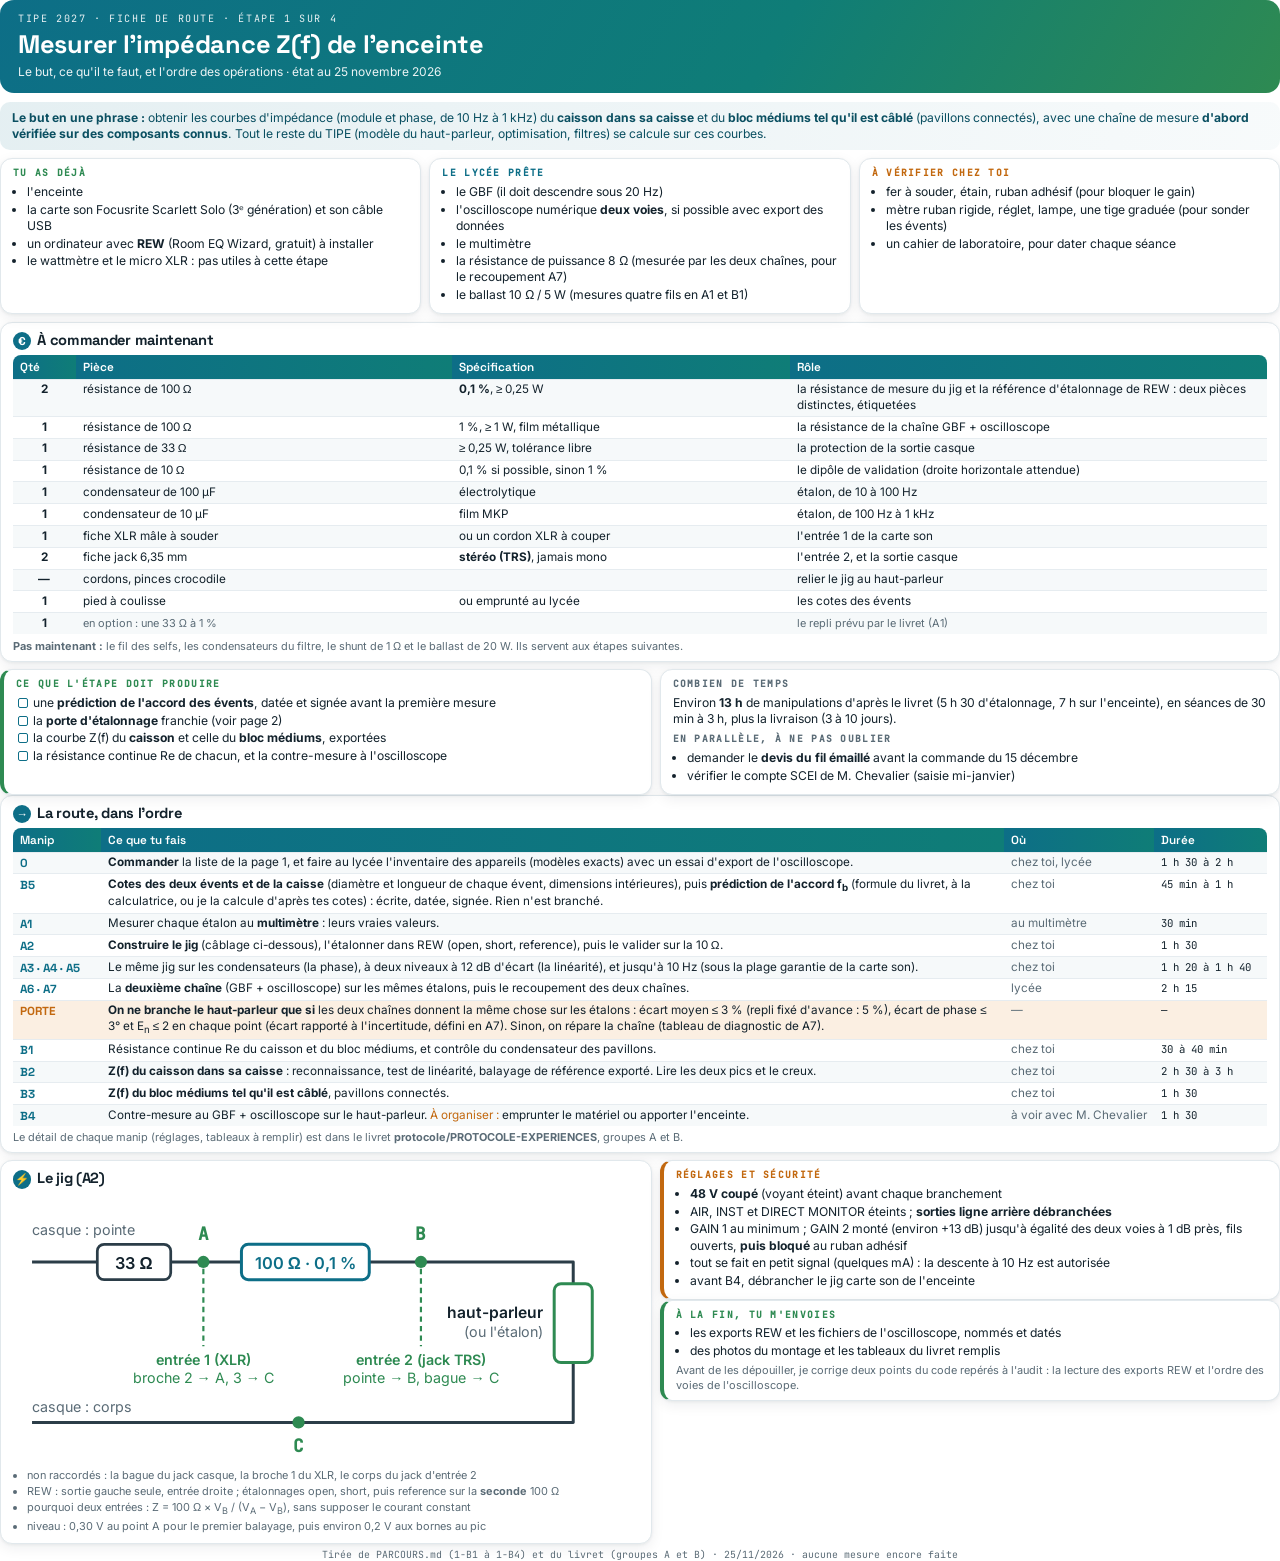
<file: fiches/etape-1-mesurer-z.html>
<!DOCTYPE html>
<html lang="fr">
<head>
<meta charset="utf-8">
<title>Fiche de route — Étape 1 : mesurer l'impédance Z(f)</title>
<link rel="stylesheet" href="../libs/fonts/fonts.css">
<style>
  /* Fiche de route imprimable (A4), dans le style clair de la présentation du projet.
     Source unique : ce fichier ; le PDF se régénère par impression Chrome (A4, fonds compris). */
  @page { size: A4; margin: 11mm 12mm 11mm 12mm; }
  :root {
    --ink: #13222c; --ink-soft: #5a6b76; --accent: #0d6e87; --accent2: #2e8a52;
    --warn: #c2680f; --trait: #d6dee4; --carte: #ffffff; --fond: #ffffff;
    --ombre: 0 4px 14px rgba(19,34,44,.07), 0 1px 3px rgba(19,34,44,.06);
  }
  * { box-sizing: border-box; }
  html, body { margin: 0; padding: 0; background: var(--fond); color: var(--ink);
    font-family: Inter, "Segoe UI", sans-serif; font-size: 9.1pt; line-height: 1.33;
    -webkit-print-color-adjust: exact; print-color-adjust: exact; }
  .page { padding: 0; }
  .saut { break-before: page; }
  h1, h2, h3 { font-family: "Space Grotesk", Inter, sans-serif; margin: 0; letter-spacing: -.3px; }
  .entete { background: linear-gradient(120deg, #0d6e87, #0f7d77 60%, #2e8a52); color: #fff;
    border-radius: 14px; padding: 12px 18px 13px; margin-bottom: 9px; }
  .entete .kicker { font-family: "JetBrains Mono", monospace; font-size: 7.6pt; letter-spacing: 1.6px;
    opacity: .9; text-transform: uppercase; }
  .entete h1 { font-size: 19pt; margin: 3px 0 2px; color: #fff; }
  .entete .sous { font-size: 9pt; opacity: .92; }
  .carte { background: var(--carte); border: 1px solid #e1e8ec; border-radius: 12px; box-shadow: var(--ombre); padding: 8px 12px;
    margin-bottom: 7px; break-inside: avoid; }
  .carte h2 { font-size: 11pt; margin-bottom: 5px; }
  .carte h2 .n { display: inline-block; min-width: 1.6em; height: 1.6em; line-height: 1.6em; text-align: center;
    border-radius: 50%; background: var(--accent); color: #fff; font-size: 8.5pt; margin-right: 6px; }
  .etiquette { font-family: "JetBrains Mono", monospace; font-size: 7.2pt; letter-spacing: 1.3px;
    text-transform: uppercase; color: var(--ink-soft); font-weight: 600; margin-bottom: 4px; }
  .phrase { background: linear-gradient(90deg, rgba(13,110,135,.11), rgba(13,110,135,.03));
    border-radius: 10px; padding: 8px 12px; margin-bottom: 8px; color: #0a4f61; }
  .phrase strong { color: #0a4f61; }
  .trois { display: grid; grid-template-columns: 1fr 1fr 1fr; gap: 8px; margin-bottom: 8px; }
  .trois .carte { margin: 0; }
  ul { margin: 0; padding-left: 14px; }
  li { margin: 1.5px 0; }
  .vert { color: var(--accent2); } .ambre { color: var(--warn); } .accent { color: var(--accent); }
  table { width: 100%; border-collapse: collapse; font-size: 8.8pt; }
  th { text-align: left; font-family: "Space Grotesk", sans-serif; font-weight: 600; color: #fff;
    background: linear-gradient(90deg, #0d6e87, #0f7d77); padding: 4px 7px; }
  th:first-child { border-top-left-radius: 8px; } th:last-child { border-top-right-radius: 8px; }
  td { padding: 2.6px 7px; border-top: 1px solid #e6ecf0; vertical-align: top; }
  tr:nth-child(even) td { background: #f6f9fa; }
  td.q { text-align: center; font-weight: 700; width: 5%; }
  .petit { font-size: 8.2pt; color: var(--ink-soft); }
  .route td:first-child { font-family: "Space Grotesk", sans-serif; font-weight: 700; color: var(--accent);
    white-space: nowrap; width: 7%; }
  .route td.ou { white-space: nowrap; width: 12%; color: var(--ink-soft); }
  .route td.duree { white-space: nowrap; width: 9%; font-family: "JetBrains Mono", monospace; font-size: 8pt; }
  .route tr.porte td { background: #fbefe2; }
  .route tr.porte td:first-child { color: var(--warn); }
  .deux { display: grid; grid-template-columns: 1.05fr 1fr; gap: 8px; }
  .deux .carte { margin: 0; }
  .alerte { border-left: 4px solid var(--warn); }
  .ok { border-left: 4px solid var(--accent2); }
  .cases li { list-style: none; position: relative; padding-left: 2px; }
  .cases li::before { content: ""; position: absolute; left: -13px; top: 3px; width: 8px; height: 8px;
    border: 1.4px solid var(--accent); border-radius: 2px; background: #fff; }
  .cases { padding-left: 15px; }
  svg { display: block; width: 100%; height: auto; }
  .pied { font-size: 7.4pt; color: var(--ink-soft); text-align: center; margin-top: 4px;
    font-family: "JetBrains Mono", monospace; }
</style>
</head>
<body>

<!-- ============================ PAGE 1 ============================ -->
<div class="page">
  <div class="entete">
    <div class="kicker">TIPE 2027 · fiche de route · étape 1 sur 4</div>
    <h1>Mesurer l'impédance Z(f) de l'enceinte</h1>
    <div class="sous">Le but, ce qu'il te faut, et l'ordre des opérations · état au 25 novembre 2026</div>
  </div>

  <div class="phrase">
    <strong>Le but en une phrase :</strong> obtenir les courbes d'impédance (module et phase, de 10 Hz à 1 kHz)
    du <strong>caisson dans sa caisse</strong> et du <strong>bloc médiums tel qu'il est câblé</strong>
    (pavillons connectés), avec une chaîne de mesure <strong>d'abord vérifiée sur des composants connus</strong>.
    Tout le reste du TIPE (modèle du haut-parleur, optimisation, filtres) se calcule sur ces courbes.
  </div>

  <div class="trois">
    <div class="carte">
      <div class="etiquette vert">Tu as déjà</div>
      <ul>
        <li>l'enceinte</li>
        <li>la carte son Focusrite Scarlett Solo (3ᵉ génération) et son câble USB</li>
        <li>un ordinateur avec <strong>REW</strong> (Room EQ Wizard, gratuit) à installer</li>
        <li>le wattmètre et le micro XLR : pas utiles à cette étape</li>
      </ul>
    </div>
    <div class="carte">
      <div class="etiquette accent">Le lycée prête</div>
      <ul>
        <li>le GBF (il doit descendre sous 20 Hz)</li>
        <li>l'oscilloscope numérique <strong>deux voies</strong>, si possible avec export des données</li>
        <li>le multimètre</li>
        <li>la résistance de puissance 8 Ω (mesurée par les deux chaînes, pour le recoupement A7)</li>
        <li>le ballast 10 Ω / 5 W (mesures quatre fils en A1 et B1)</li>
      </ul>
    </div>
    <div class="carte">
      <div class="etiquette ambre">À vérifier chez toi</div>
      <ul>
        <li>fer à souder, étain, ruban adhésif (pour bloquer le gain)</li>
        <li>mètre ruban rigide, réglet, lampe, une tige graduée (pour sonder les évents)</li>
        <li>un cahier de laboratoire, pour dater chaque séance</li>
      </ul>
    </div>
  </div>

  <div class="carte">
    <h2><span class="n">€</span>À commander maintenant</h2>
    <table>
      <tr><th>Qté</th><th style="width:30%">Pièce</th><th style="width:27%">Spécification</th><th>Rôle</th></tr>
      <tr><td class="q">2</td><td>résistance de 100 Ω</td><td><strong>0,1 %</strong>, ≥ 0,25 W</td><td>la résistance de mesure du jig et la référence d'étalonnage de REW : deux pièces distinctes, étiquetées</td></tr>
      <tr><td class="q">1</td><td>résistance de 100 Ω</td><td>1 %, ≥ 1 W, film métallique</td><td>la résistance de la chaîne GBF + oscilloscope</td></tr>
      <tr><td class="q">1</td><td>résistance de 33 Ω</td><td>≥ 0,25 W, tolérance libre</td><td>la protection de la sortie casque</td></tr>
      <tr><td class="q">1</td><td>résistance de 10 Ω</td><td>0,1 % si possible, sinon 1 %</td><td>le dipôle de validation (droite horizontale attendue)</td></tr>
      <tr><td class="q">1</td><td>condensateur de 100 µF</td><td>électrolytique</td><td>étalon, de 10 à 100 Hz</td></tr>
      <tr><td class="q">1</td><td>condensateur de 10 µF</td><td>film MKP</td><td>étalon, de 100 Hz à 1 kHz</td></tr>
      <tr><td class="q">1</td><td>fiche XLR mâle à souder</td><td>ou un cordon XLR à couper</td><td>l'entrée 1 de la carte son</td></tr>
      <tr><td class="q">2</td><td>fiche jack 6,35 mm</td><td><strong>stéréo (TRS)</strong>, jamais mono</td><td>l'entrée 2, et la sortie casque</td></tr>
      <tr><td class="q">—</td><td>cordons, pinces crocodile</td><td></td><td>relier le jig au haut-parleur</td></tr>
      <tr><td class="q">1</td><td>pied à coulisse</td><td>ou emprunté au lycée</td><td>les cotes des évents</td></tr>
      <tr><td class="q">1</td><td class="petit">en option : une 33 Ω à 1 %</td><td></td><td class="petit">le repli prévu par le livret (A1)</td></tr>
    </table>
    <div class="petit" style="margin-top:5px"><strong>Pas maintenant :</strong> le fil des selfs, les condensateurs du filtre,
      le shunt de 1 Ω et le ballast de 20 W. Ils servent aux étapes suivantes.</div>
  </div>

  <div class="deux">
    <div class="carte ok">
      <div class="etiquette vert">Ce que l'étape doit produire</div>
      <ul class="cases">
        <li>une <strong>prédiction de l'accord des évents</strong>, datée et signée avant la première mesure</li>
        <li>la <strong>porte d'étalonnage</strong> franchie (voir page 2)</li>
        <li>la courbe Z(f) du <strong>caisson</strong> et celle du <strong>bloc médiums</strong>, exportées</li>
        <li>la résistance continue Re de chacun, et la contre-mesure à l'oscilloscope</li>
      </ul>
    </div>
    <div class="carte">
      <div class="etiquette">Combien de temps</div>
      <p style="margin:0 0 4px">Environ <strong>13 h</strong> de manipulations d'après le livret (5 h 30
        d'étalonnage, 7 h sur l'enceinte), en séances de 30 min à 3 h, plus la livraison (3 à 10 jours).</p>
      <div class="etiquette" style="margin-top:6px">En parallèle, à ne pas oublier</div>
      <ul>
        <li>demander le <strong>devis du fil émaillé</strong> avant la commande du 15 décembre</li>
        <li>vérifier le compte SCEI de M. Chevalier (saisie mi-janvier)</li>
      </ul>
    </div>
  </div>
</div>

<!-- ============================ PAGE 2 ============================ -->
<div class="page saut">
  <div class="carte">
    <h2><span class="n">→</span>La route, dans l'ordre</h2>
    <table class="route">
      <tr><th>Manip</th><th>Ce que tu fais</th><th>Où</th><th>Durée</th></tr>
      <tr><td>0</td><td><strong>Commander</strong> la liste de la page 1, et faire au lycée l'inventaire des appareils
        (modèles exacts) avec un essai d'export de l'oscilloscope.</td><td class="ou">chez toi, lycée</td><td class="duree">1 h 30 à 2 h</td></tr>
      <tr><td>B5</td><td><strong>Cotes des deux évents et de la caisse</strong> (diamètre et longueur de chaque évent,
        dimensions intérieures), puis <strong>prédiction de l'accord f<sub>b</sub></strong> (formule du livret, à la calculatrice,
        ou je la calcule d'après tes cotes) : écrite, datée, signée. Rien n'est branché.</td><td class="ou">chez toi</td><td class="duree">45 min à 1 h</td></tr>
      <tr><td>A1</td><td>Mesurer chaque étalon au <strong>multimètre</strong> : leurs vraies valeurs.</td><td class="ou">au multimètre</td><td class="duree">30 min</td></tr>
      <tr><td>A2</td><td><strong>Construire le jig</strong> (câblage ci-dessous), l'étalonner dans REW (open, short, reference),
        puis le valider sur la 10 Ω.</td><td class="ou">chez toi</td><td class="duree">1 h 30</td></tr>
      <tr><td>A3 · A4 · A5</td><td>Le même jig sur les condensateurs (la phase), à deux niveaux à 12 dB d'écart (la linéarité),
        et jusqu'à 10 Hz (sous la plage garantie de la carte son).</td><td class="ou">chez toi</td><td class="duree">1 h 20 à 1 h 40</td></tr>
      <tr><td>A6 · A7</td><td>La <strong>deuxième chaîne</strong> (GBF + oscilloscope) sur les mêmes étalons, puis le
        recoupement des deux chaînes.</td><td class="ou">lycée</td><td class="duree">2 h 15</td></tr>
      <tr class="porte"><td>PORTE</td><td><strong>On ne branche le haut-parleur que si</strong> les deux chaînes donnent la même chose
        sur les étalons : écart moyen ≤ 3 % (repli fixé d'avance : 5 %), écart de phase ≤ 3° et E<sub>n</sub> ≤ 2 en chaque point (écart rapporté à l'incertitude, défini en A7).
        Sinon, on répare la chaîne (tableau de diagnostic de A7).</td><td class="ou">—</td><td class="duree">—</td></tr>
      <tr><td>B1</td><td>Résistance continue Re du caisson et du bloc médiums, et contrôle du condensateur des pavillons.</td><td class="ou">chez toi</td><td class="duree">30 à 40 min</td></tr>
      <tr><td>B2</td><td><strong>Z(f) du caisson dans sa caisse</strong> : reconnaissance, test de linéarité, balayage de
        référence exporté. Lire les deux pics et le creux.</td><td class="ou">chez toi</td><td class="duree">2 h 30 à 3 h</td></tr>
      <tr><td>B3</td><td><strong>Z(f) du bloc médiums tel qu'il est câblé</strong>, pavillons connectés.</td><td class="ou">chez toi</td><td class="duree">1 h 30</td></tr>
      <tr><td>B4</td><td>Contre-mesure au GBF + oscilloscope sur le haut-parleur. <span class="ambre">À organiser :</span>
        emprunter le matériel ou apporter l'enceinte.</td><td class="ou">à voir avec M. Chevalier</td><td class="duree">1 h 30</td></tr>
    </table>
    <div class="petit" style="margin-top:4px">Le détail de chaque manip (réglages, tableaux à remplir) est dans le livret
      <strong>protocole/PROTOCOLE-EXPERIENCES</strong>, groupes A et B.</div>
  </div>

  <div class="deux">
    <div class="carte">
      <h2><span class="n">⚡</span>Le jig (A2)</h2>
      <svg viewBox="0 0 460 200" font-family="Inter, sans-serif" aria-label="Câblage du jig : la pointe de la sortie casque passe par 33 ohms jusqu'au point A, la résistance de mesure de 100 ohms va de A à B, le haut-parleur de B à C, et le corps du jack casque revient en C ; l'entrée 1 lit A, l'entrée 2 lit B">
        <g fill="none" stroke="#2b3d48" stroke-width="2.2" stroke-linejoin="round">
          <path d="M14,50 H62"/><path d="M116,50 H168"/><path d="M262,50 H412 V66"/><path d="M412,124 V168 H14"/>
        </g>
        <rect x="62" y="37" width="54" height="26" rx="5" fill="#fff" stroke="#2b3d48" stroke-width="2"/>
        <text x="89" y="55" text-anchor="middle" font-size="12" font-weight="600" fill="#13222c">33 Ω</text>
        <rect x="168" y="37" width="94" height="26" rx="5" fill="#fff" stroke="#0d6e87" stroke-width="2.2"/>
        <text x="215" y="55" text-anchor="middle" font-size="12" font-weight="600" fill="#0d6e87">100 Ω · 0,1 %</text>
        <rect x="398" y="66" width="28" height="58" rx="5" fill="#fff" stroke="#2e8a52" stroke-width="2.2"/>
        <text x="390" y="91" text-anchor="end" font-size="11.5" font-weight="600" fill="#13222c">haut-parleur</text>
        <text x="390" y="105" text-anchor="end" font-size="10.5" fill="#5a6b76">(ou l'étalon)</text>
        <g fill="#2e8a52"><circle cx="140" cy="50" r="4.5"/><circle cx="300" cy="50" r="4.5"/><circle cx="210" cy="168" r="4.5"/></g>
        <g font-family="'JetBrains Mono', monospace" font-weight="700" font-size="13" fill="#2e8a52">
          <text x="140" y="34" text-anchor="middle">A</text><text x="300" y="34" text-anchor="middle">B</text><text x="210" y="190" text-anchor="middle">C</text>
        </g>
        <g font-size="10.5" fill="#5a6b76">
          <text x="14" y="30">casque : pointe</text>
          <text x="14" y="160">casque : corps</text>
        </g>
        <g fill="none" stroke="#2e8a52" stroke-width="1.6" stroke-dasharray="4 3">
          <path d="M140,55 V112"/><path d="M300,55 V112"/>
        </g>
        <g font-size="10.5" fill="#2e8a52" font-weight="600">
          <text x="140" y="126" text-anchor="middle">entrée 1 (XLR)</text>
          <text x="140" y="139" text-anchor="middle" font-weight="400">broche 2 → A, 3 → C</text>
          <text x="300" y="126" text-anchor="middle">entrée 2 (jack TRS)</text>
          <text x="300" y="139" text-anchor="middle" font-weight="400">pointe → B, bague → C</text>
        </g>
      </svg>
      <ul class="petit" style="margin-top:2px">
        <li>non raccordés : la bague du jack casque, la broche 1 du XLR, le corps du jack d'entrée 2</li>
        <li>REW : sortie gauche seule, entrée droite ; étalonnages open, short, puis reference sur la <strong>seconde</strong> 100 Ω</li>
        <li>pourquoi deux entrées : Z = 100 Ω × V<sub>B</sub> / (V<sub>A</sub> − V<sub>B</sub>), sans supposer le courant constant</li>
        <li>niveau : 0,30 V au point A pour le premier balayage, puis environ 0,2 V aux bornes au pic</li>
      </ul>
    </div>
    <div>
      <div class="carte alerte">
        <div class="etiquette ambre">Réglages et sécurité</div>
        <ul>
          <li><strong>48 V coupé</strong> (voyant éteint) avant chaque branchement</li>
          <li>AIR, INST et DIRECT MONITOR éteints ; <strong>sorties ligne arrière débranchées</strong></li>
          <li>GAIN 1 au minimum ; GAIN 2 monté (environ +13 dB) jusqu'à égalité des deux voies à 1 dB près,
            fils ouverts, <strong>puis bloqué</strong> au ruban adhésif</li>
          <li>tout se fait en petit signal (quelques mA) : la descente à 10 Hz est autorisée</li>
          <li>avant B4, débrancher le jig carte son de l'enceinte</li>
        </ul>
      </div>
      <div class="carte ok">
        <div class="etiquette vert">À la fin, tu m'envoies</div>
        <ul>
          <li>les exports REW et les fichiers de l'oscilloscope, nommés et datés</li>
          <li>des photos du montage et les tableaux du livret remplis</li>
        </ul>
        <p class="petit" style="margin:4px 0 0">Avant de les dépouiller, je corrige deux points du code repérés à l'audit :
          la lecture des exports REW et l'ordre des voies de l'oscilloscope.</p>
      </div>
    </div>
  </div>
  <div class="pied">Tirée de PARCOURS.md (1-B1 à 1-B4) et du livret (groupes A et B) · 25/11/2026 · aucune mesure encore faite</div>
</div>

</body>
</html>
</file>
<file: libs/fonts/fonts.css>
@font-face{font-family:'Inter';font-style:normal;font-weight:400;font-display:swap;src:url('Inter-400-normal.woff2') format('woff2');}
@font-face{font-family:'Inter';font-style:normal;font-weight:500;font-display:swap;src:url('Inter-500-normal.woff2') format('woff2');}
@font-face{font-family:'Inter';font-style:normal;font-weight:600;font-display:swap;src:url('Inter-600-normal.woff2') format('woff2');}
@font-face{font-family:'Inter';font-style:normal;font-weight:700;font-display:swap;src:url('Inter-700-normal.woff2') format('woff2');}
@font-face{font-family:'JetBrains Mono';font-style:normal;font-weight:400;font-display:swap;src:url('JetBrainsMono-400-normal.woff2') format('woff2');}
@font-face{font-family:'JetBrains Mono';font-style:normal;font-weight:500;font-display:swap;src:url('JetBrainsMono-500-normal.woff2') format('woff2');}
@font-face{font-family:'Space Grotesk';font-style:normal;font-weight:400;font-display:swap;src:url('SpaceGrotesk-400-normal.woff2') format('woff2');}
@font-face{font-family:'Space Grotesk';font-style:normal;font-weight:500;font-display:swap;src:url('SpaceGrotesk-500-normal.woff2') format('woff2');}
@font-face{font-family:'Space Grotesk';font-style:normal;font-weight:600;font-display:swap;src:url('SpaceGrotesk-600-normal.woff2') format('woff2');}
@font-face{font-family:'Space Grotesk';font-style:normal;font-weight:700;font-display:swap;src:url('SpaceGrotesk-700-normal.woff2') format('woff2');}
</file>
<file: archive-v1/libs/fonts/fonts.css>
@font-face{font-family:'Inter';font-style:normal;font-weight:400;font-display:swap;src:url('Inter-400-normal.woff2') format('woff2');}
@font-face{font-family:'Inter';font-style:normal;font-weight:500;font-display:swap;src:url('Inter-500-normal.woff2') format('woff2');}
@font-face{font-family:'Inter';font-style:normal;font-weight:600;font-display:swap;src:url('Inter-600-normal.woff2') format('woff2');}
@font-face{font-family:'Inter';font-style:normal;font-weight:700;font-display:swap;src:url('Inter-700-normal.woff2') format('woff2');}
@font-face{font-family:'JetBrains Mono';font-style:normal;font-weight:400;font-display:swap;src:url('JetBrainsMono-400-normal.woff2') format('woff2');}
@font-face{font-family:'JetBrains Mono';font-style:normal;font-weight:500;font-display:swap;src:url('JetBrainsMono-500-normal.woff2') format('woff2');}
@font-face{font-family:'Space Grotesk';font-style:normal;font-weight:400;font-display:swap;src:url('SpaceGrotesk-400-normal.woff2') format('woff2');}
@font-face{font-family:'Space Grotesk';font-style:normal;font-weight:500;font-display:swap;src:url('SpaceGrotesk-500-normal.woff2') format('woff2');}
@font-face{font-family:'Space Grotesk';font-style:normal;font-weight:600;font-display:swap;src:url('SpaceGrotesk-600-normal.woff2') format('woff2');}
@font-face{font-family:'Space Grotesk';font-style:normal;font-weight:700;font-display:swap;src:url('SpaceGrotesk-700-normal.woff2') format('woff2');}
</file>
<file: css/blueprint.css>
/* ============================================================
   Thème « Blueprint technique » — TIPE filtrage enceinte
   Fond bleu nuit + grille, accent cyan, titres Space Grotesk,
   étiquettes JetBrains Mono. Partagé par les deux présentations.
   ============================================================ */

:root {
  --bg:        #0e2230;   /* bleu nuit */
  --bg-card:   #0c1e2b;   /* panneau légèrement plus sombre */
  --ink:       #e6f1f4;   /* texte clair */
  --ink-soft:  #8fb2bf;   /* texte secondaire / légendes */
  --accent:    #5fd0e0;   /* cyan : voie 1 / surlignage */
  --accent2:   #9ad6a0;   /* vert doux : voie 2 */
  --warn:      #e0a84e;   /* ambre : alerte / point clé */
  --wire:      #b8d4dc;   /* fils de schéma */
  --trait:     #28485a;   /* filets, bordures */
  --grid:      rgba(95,208,224,.07);
}

.reveal {
  font-family: Inter, -apple-system, "Segoe UI", Roboto, sans-serif;
  font-size: 30px;
  color: var(--ink);
}

/* Fond bleu nuit + grille millimétrée sur TOUTE la surface
   (sur body : couvre la diapo entière, pas seulement derrière le contenu) */
html, body {
  background-color: var(--bg);
  background-image:
    linear-gradient(var(--grid) 1px, transparent 1px),
    linear-gradient(90deg, var(--grid) 1px, transparent 1px);
  background-size: 32px 32px;
}
/* A L'EXPORT PDF, la grille millimetree disparait. Ce n'est pas un detail de
   gout : Chrome rasterise ce fond repete page par page, ce qui coutait 1,03 Mio
   sur les 49 vues -- assez pour faire depasser le plafond de 5 Mo impose par le
   SCEI au fichier televerse (REFERENCE-TECHNIQUE.md 08.2). Le bleu nuit et
   l'accent cyan, eux, restent : l'identite tient a eux, pas au quadrillage, que
   personne ne distingue au videoprojecteur. */
@media print {
  html, body { background-image: none !important; }
}
/* ... mais decktape pilote Chrome en media ECRAN : la regle ci-dessus ne suffit
   pas. D'ou l'interrupteur explicite, arme par « ?export » dans l'URL (voir le
   petit script en bas de chaque presentation et EXPORT-PDF.md). Mesure faite sur
   les 49 vues : 5,88 Mo avec la grille, 4,80 Mo sans -- c'est ce qui fait passer
   le fichier sous le plafond de 5 Mo. Elargir la grille n'aide PAS (64 px donne
   6,32 Mo) : Chrome rasterise le fond page par page, il ne le carrele pas. */
html.export, html.export body { background-image: none !important; }

.reveal-viewport, .reveal, .reveal .backgrounds { background-color: transparent !important; }
.reveal .slides section { background-color: transparent; background-image: none; }

.reveal .slides { text-align: left; }

/* --- Titres : Space Grotesk --- */
.reveal h1, .reveal h2, .reveal h3 {
  font-family: "Space Grotesk", Inter, sans-serif;
  color: var(--ink); letter-spacing: -.5px; text-transform: none; font-weight: 600;
}
.reveal h1 { font-size: 1.9em; line-height: 1.08; }
.reveal h2 { font-size: 1.3em; margin-bottom: .5em; padding-bottom: .25em;
             border-bottom: 1px solid var(--trait); }
.reveal h2 .accent, .reveal h1 .accent { color: var(--accent); }
.reveal h3 { font-size: 1.02em; color: var(--accent); }

.reveal p, .reveal li { line-height: 1.45; }
.reveal strong { color: var(--accent); }
.reveal em { color: var(--ink-soft); font-style: italic; }
.reveal ul li::marker { color: var(--accent); }
.reveal a { color: var(--accent); }

/* --- Eyebrow / kicker en mono --- */
.reveal .kicker {
  font-family: "JetBrains Mono", monospace; font-size: .5em; letter-spacing: 2px;
  text-transform: uppercase; color: var(--ink-soft); margin-bottom: .4em;
}

/* --- Diapo de titre --- */
.reveal section.titre { text-align: center; }
.reveal section.titre h1 { margin: .1em 0 .25em; }
.reveal section.titre h1 em { color: var(--accent); font-style: italic; }
.reveal section.titre .sous { color: var(--ink-soft); font-size: .82em; font-style: italic; }
.reveal section.titre .auteur { font-family: "JetBrains Mono", monospace; font-size: .6em;
  color: var(--ink); letter-spacing: 1px; margin-top: 1.4em; }
.reveal section.titre .meta { font-family: "JetBrains Mono", monospace; font-size: .48em;
  color: var(--ink-soft); letter-spacing: 1.5px; text-transform: uppercase; margin-top: .5em; }

/* --- Phrase-clé centrée --- */
.reveal .cle { font-size: 1.05em; color: var(--accent); font-weight: 500; text-align: center; }
.reveal .legende { font-size: .62em; color: var(--ink-soft); text-align: center; margin-top: .3em;
  font-family: "JetBrains Mono", monospace; letter-spacing: .5px; }

/* --- Encadrés --- */
.reveal .encadre {
  border-left: 3px solid var(--accent); background: var(--bg-card);
  padding: .5em .9em; margin: .5em 0; font-size: .9em;
}
.reveal .encadre.warn { border-left-color: var(--warn); }
.reveal .encadre.warn strong { color: var(--warn); }

/* --- Visuels SVG --- */
.reveal .viz { display:flex; justify-content:center; align-items:center; }
.reveal .viz svg { width:100%; height:auto; max-height:500px; }
/* Sans cette regle, l'export PDF (Chrome, via decktape) dessine le texte des SVG
   places en colonnes a ~0,78 de sa taille et de sa position, pendant que les traits
   restent a l'echelle : libelles hors de leur cadre, « ampli » hors champ (vues 2
   et 3, constat du 23/09/2026). A l'ecran rien ne se voit. geometricPrecision
   supprime la mise a l'echelle de la police propre au texte SVG ; rendu ecran inchange. */
.reveal svg text { text-rendering: geometricPrecision; }
.reveal .deux-viz { display:flex; gap:2em; align-items:flex-start; justify-content:center; }
.reveal .deux-viz > figure { flex:1; margin:0; text-align:center; }
.reveal .deux-viz svg { width:100%; height:auto; max-height:420px; }
.reveal figcaption { font-size:.62em; color:var(--ink-soft); margin-top:.3em;
  font-family:"JetBrains Mono", monospace; letter-spacing:.5px; }
.reveal svg text { fill: var(--ink); }

/* --- Chips --- */
.reveal .chips { display:flex; gap:.8em; justify-content:center; margin-top:.5em; flex-wrap:wrap; }
.reveal .chip { border:1px solid var(--trait); background:var(--bg-card); border-radius:4px;
  padding:.45em .8em; text-align:center; }
.reveal .chip b { color:var(--accent); display:block; font-size:.92em;
  font-family:"Space Grotesk", sans-serif; }
.reveal .chip span { font-size:.62em; color:var(--ink-soft); font-family:"JetBrains Mono", monospace; }

/* --- Tableaux --- */
.reveal table { border-collapse: collapse; font-size: .66em; margin: 0 auto;
  font-family: Inter, sans-serif; }
.reveal table th, .reveal table td { border: 1px solid var(--trait); padding: .4em .7em; text-align: left; }
.reveal table th { background: var(--accent); color: #06222c; font-weight: 600;
  font-family: "Space Grotesk", sans-serif; }
.reveal table tr:nth-child(even) td { background: rgba(95,208,224,.05); }

/* --- Cadres média (photos à insérer) --- */
.reveal .photo { width:100%; max-height:360px; object-fit:cover; border:1px solid var(--trait); border-radius:4px; display:block; }
.reveal .placeholder {
  border: 1px dashed var(--trait); color: var(--ink-soft); background: var(--bg-card);
  display:flex; align-items:center; justify-content:center; text-align:center;
  min-height: 240px; font-size:.7em; border-radius:4px;
  font-family:"JetBrains Mono", monospace; letter-spacing:.5px;
}

/* --- Colonnes --- */
.reveal .colonnes { display:flex; gap:1.4em; align-items:flex-start; }
.reveal .colonnes > * { flex:1; }

/* --- Numéro de diapo / progression --- */
.reveal .progress { color: var(--accent); height: 3px; }
.reveal .slide-number { background: transparent; color: var(--ink-soft);
  font-family:"JetBrains Mono", monospace; }

/* --- Tag (badge mono, ex. pente / ordre) --- */
.reveal .tag { font-family:"JetBrains Mono", monospace; font-size:.55em; letter-spacing:1px;
  text-transform:uppercase; background:var(--bg-card); border:1px solid var(--trait);
  color:var(--accent); padding:.25em .6em; border-radius:3px; }

/* --- Impression / export PDF : on garde le fond bleu nuit (support numérique) --- */
@media print {
  .reveal .slides section { background-color: var(--bg) !important; -webkit-print-color-adjust: exact; print-color-adjust: exact; }
}
</file>
<file: css/blueprint-light.css>
/* ============================================================
   Variante CLAIRE (impression papier, économie d'encre).
   Surcharge uniquement la palette : tous les visuels utilisant
   var(--…) se recolorent automatiquement. À charger APRÈS blueprint.css.
   ============================================================ */
:root{
  --bg:        #ffffff;
  --bg-card:   #f2f6f8;
  --ink:       #15242e;
  --ink-soft:  #50626d;
  --accent:    #0e6f88;   /* cyan foncé : contraste sur blanc */
  --accent2:   #3a8a52;   /* vert foncé */
  --warn:      #b06a14;
  --wire:      #38505c;
  --trait:     #c7d2d8;
  --grid:      rgba(20,40,55,.06);
}
/* th : texte foncé sur accent clair reste lisible ; on force du blanc */
.reveal table th{ color:#ffffff; }
</file>
<file: css/elegant-clair.css>
/* ============================================================
   Thème « clair élégant » — présentation du projet (18/11/2026).
   Surcouche chargée APRÈS blueprint.css et blueprint-light.css :
   fond papier dégradé (jamais blanc pur), contenus posés sur des
   panneaux blancs ombrés, titres soulignés d'un trait d'accent,
   textes aérés. Validé par Thomas sur maquette le 17/11/2026.
   ============================================================ */
:root {
  --bg:        #f2f6f8;
  --bg-card:   #ffffff;
  --ink:       #13222c;
  --ink-soft:  #5a6b76;
  --accent:    #0d6e87;
  --accent2:   #2e8a52;
  --warn:      #c2680f;
  --wire:      #2b3d48;
  --trait:     #d6dee4;
  --cuivre:    #b8692e;
  --ombre: 0 12px 30px rgba(19,34,44,.09), 0 2px 6px rgba(19,34,44,.06);
  --fond:
    radial-gradient(1100px 650px at -5% -10%, rgba(13,110,135,.13), transparent 62%),
    radial-gradient(900px 600px at 108% 112%, rgba(46,138,82,.10), transparent 60%),
    linear-gradient(165deg, #f7fafb 0%, #e8eef2 100%);
}
/* Le fond dégradé remplace le quadrillage, y compris à l'export (?export). */
html, body, html.export, html.export body {
  background-color: #eef3f6 !important;
  background-image: var(--fond) !important;
  background-size: 100% 100% !important;
}
.reveal { color: var(--ink); }
.reveal .slide-number { color: var(--ink-soft); background: transparent; }

/* --- Titres --- */
.reveal .kicker {
  display: inline-block; font-size: .42em; font-weight: 600; letter-spacing: 1.8px;
  color: var(--accent); background: rgba(13,110,135,.10);
  padding: .32em .85em; border-radius: 999px; margin-bottom: .55em;
}
.reveal h2 {
  border-bottom: none; position: relative; padding-bottom: .32em; margin-bottom: .6em;
  font-size: 1.22em; letter-spacing: -.6px;
}
.reveal h2::after {
  content: ""; position: absolute; left: 0; bottom: 0;
  width: 64px; height: 4px; border-radius: 2px;
  background: linear-gradient(90deg, var(--accent), var(--accent2));
}

/* --- Panneaux et rangées --- */
.reveal .panneau {
  background: #ffffff; border-radius: 16px; box-shadow: var(--ombre);
  padding: .55em .8em;
}
.reveal .panneau h3 {
  font-size: .5em; letter-spacing: 1.6px; text-transform: uppercase; font-weight: 600;
  color: var(--ink-soft); margin: 0 0 .5em; font-family: "JetBrains Mono", monospace;
}
.reveal .panneau h3.warn { color: var(--warn); }
.reveal .panneau h3.accent { color: var(--accent); }
.reveal .panneau p { margin: 0; font-size: .56em; line-height: 1.5; }
.reveal .panneau svg { display: block; width: 100%; height: auto; }
.reveal .rangee { display: flex; gap: .7em; align-items: stretch; margin-top: .6em; }
.reveal .rangee > * { flex: 1; }

/* --- Phrase mise en avant --- */
.reveal .appel {
  background: linear-gradient(90deg, rgba(13,110,135,.12), rgba(13,110,135,.04));
  border-radius: 12px; padding: .45em .8em; margin: 0 0 .6em;
  font-size: .6em; line-height: 1.4; color: #0a4f61; font-weight: 500;
}
.reveal .appel.warn {
  background: linear-gradient(90deg, rgba(194,104,15,.14), rgba(194,104,15,.04)); color: #8a4a0b;
}
.reveal .appel strong { color: inherit; font-weight: 700; }
.reveal .note-bas { font-size: .46em; color: var(--ink-soft); text-align: center; margin-top: .65em;
  font-family: "JetBrains Mono", monospace; letter-spacing: .3px; line-height: 1.45; }

/* --- Listes aérées --- */
.reveal ul.aere { list-style: none; margin: 0; padding: 0; font-size: .56em; line-height: 1.5; }
.reveal ul.aere li { position: relative; padding-left: 1.2em; margin: 0 0 .6em; }
.reveal ul.aere li:last-child { margin-bottom: 0; }
.reveal ul.aere li::before {
  content: ""; position: absolute; left: .1em; top: .55em; width: .48em; height: .48em;
  border-radius: 50%; background: var(--accent); opacity: .85;
}

/* --- Points numérotés --- */
.reveal .points { display: flex; flex-direction: column; gap: .5em; }
.reveal .point {
  display: flex; gap: .7em; align-items: flex-start;
  background: #ffffff; border-radius: 14px; box-shadow: var(--ombre);
  padding: .5em .75em; font-size: .56em; line-height: 1.45;
}
.reveal .pastille {
  flex: 0 0 auto; width: 1.9em; height: 1.9em; border-radius: 50%;
  display: flex; align-items: center; justify-content: center;
  font-family: "Space Grotesk", sans-serif; font-weight: 700; color: #fff;
  background: linear-gradient(135deg, var(--accent), #0a5468);
}
.reveal .pastille.cuivre { background: linear-gradient(135deg, #d4874a, #8a4519); }
.reveal .pastille.vert { background: linear-gradient(135deg, #3fa566, #23683e); }
.reveal .pastille.ambre { background: linear-gradient(135deg, #e08a2e, #a5560b); }
.reveal .point b { display: block; color: var(--ink); font-family: "Space Grotesk", sans-serif;
  font-size: 1.12em; margin-bottom: .12em; }
.reveal .point p { margin: 0; color: var(--ink-soft); }
.reveal .legende-fig { font-size: .46em; color: var(--ink-soft); text-align: center; margin-top: .5em;
  font-family: "JetBrains Mono", monospace; letter-spacing: .4px; }
.reveal .formule-grande { font-size: .82em; text-align: center; margin: .1em 0 0; }

/* --- Vue de titre --- */
.reveal section.titre-elegant { text-align: left; }
.reveal .titre-grille { display: grid; grid-template-columns: 46% 1fr; gap: 1.3em; align-items: center; }
.reveal .titre-photos { position: relative; padding-bottom: 2.2em; }
.reveal .titre-photos img.principale {
  display: block; width: 100%; height: 440px; object-fit: cover; object-position: 54% 72%;
  border-radius: 20px; box-shadow: 0 18px 40px rgba(19,34,44,.18), 0 3px 8px rgba(19,34,44,.08);
}
.reveal .titre-photos img.vignette {
  position: absolute; right: -.35em; bottom: 0; width: 50%; height: 146px; object-fit: cover;
  object-position: 50% 40%; border: 6px solid #ffffff; border-radius: 14px;
  box-shadow: 0 12px 28px rgba(19,34,44,.22);
}
.reveal .titre-texte .kicker { margin-bottom: .9em; }
.reveal .titre-texte h1 { font-size: 1.62em; line-height: 1.1; margin: 0 0 .45em; letter-spacing: -.8px; }
.reveal .titre-texte h1 em { color: var(--accent); font-style: normal; }
.reveal .titre-texte .sous { font-size: .66em; color: var(--ink-soft); line-height: 1.45; margin-bottom: 1.3em; }
.reveal .titre-texte .trait { width: 64px; height: 4px; border-radius: 2px; margin: 0 0 1em;
  background: linear-gradient(90deg, var(--accent), var(--accent2)); }
.reveal .titre-texte .auteur { font-family: "Space Grotesk", sans-serif; font-weight: 700; font-size: .78em; }
.reveal .titre-texte .detail { font-family: "JetBrains Mono", monospace; font-size: .44em; letter-spacing: 1px;
  color: var(--ink-soft); margin-top: .5em; line-height: 1.7; text-transform: uppercase; }

/* --- Étapes de la démarche --- */
.reveal .etapes { display: flex; align-items: stretch; gap: .35em; margin-top: .7em; }
.reveal .etape {
  flex: 1; background: #ffffff; border-radius: 16px; box-shadow: var(--ombre);
  padding: .55em .6em .6em; text-align: center; border-top: 5px solid var(--trait);
}
.reveal .etape.exp { border-top-color: var(--accent2); }
.reveal .etape .tag { font-size: .4em; border: none; padding: .3em .75em; border-radius: 999px;
  background: rgba(90,107,118,.12); color: var(--ink-soft); font-weight: 600; }
.reveal .etape.exp .tag { background: rgba(46,138,82,.13); color: var(--accent2); }
.reveal .etape h4 { font-family: "Space Grotesk", sans-serif; font-size: .74em; margin: .55em 0 .35em;
  color: var(--ink); text-transform: none; letter-spacing: -.2px; }
.reveal .etape p { font-size: .5em; line-height: 1.45; color: var(--ink-soft); margin: 0; }
.reveal .etapes .fleche { flex: 0 0 auto; align-self: center; color: var(--ink-soft); font-size: .9em; opacity: .7; }

/* --- Cartes des expériences (vue 4) --- */
.reveal .grille-exp { display: grid; grid-template-columns: 1fr 1fr; gap: .6em .7em; }
.reveal .carte-exp {
  display: flex; gap: .7em; align-items: flex-start; background: #ffffff; border-radius: 16px;
  box-shadow: var(--ombre); padding: .6em .75em;
}
.reveal .carte-exp svg { flex: 0 0 auto; width: 74px; height: 74px; }
.reveal .carte-exp .num { font-family: "JetBrains Mono", monospace; font-size: .4em; letter-spacing: 1.6px;
  color: var(--accent2); font-weight: 600; }
.reveal .carte-exp h4 { font-family: "Space Grotesk", sans-serif; font-size: .68em; margin: .2em 0 .3em;
  color: var(--ink); text-transform: none; letter-spacing: -.2px; }
.reveal .carte-exp p { font-size: .5em; line-height: 1.45; margin: 0; color: var(--ink); }
.reveal .carte-exp p.decide { color: var(--ink-soft); margin-top: .35em; }

/* --- Cartes en ligne (choix, garde-fous, merci) --- */
.reveal .cartes-ligne { display: flex; gap: .6em; margin-top: .6em; }
.reveal .cartes-ligne > div {
  flex: 1; background: #ffffff; border-radius: 14px; box-shadow: var(--ombre);
  padding: .5em .7em; text-align: center;
}
.reveal .cartes-ligne b { display: block; font-family: "Space Grotesk", sans-serif; font-size: .66em; color: var(--accent); }
.reveal .cartes-ligne span { display: block; font-size: .46em; color: var(--ink-soft); margin-top: .25em;
  font-family: "JetBrains Mono", monospace; letter-spacing: .3px; }
.reveal .garde-fous > div { text-align: left; border-top: 5px solid var(--accent); }
.reveal .garde-fous > div.vert { border-top-color: var(--accent2); }
.reveal .garde-fous > div.ambre { border-top-color: var(--warn); }
.reveal .garde-fous h4 { font-family: "JetBrains Mono", monospace; font-size: .42em; letter-spacing: 1.6px;
  margin: .1em 0 .45em; color: var(--accent); text-transform: uppercase; }
.reveal .garde-fous .vert h4 { color: var(--accent2); }
.reveal .garde-fous .ambre h4 { color: var(--warn); }
.reveal .garde-fous p { font-size: .5em; line-height: 1.5; margin: 0; }

/* --- Vue de fin --- */
.reveal section.fin { text-align: center; }
.reveal section.fin h1 { font-size: 2.1em; margin: .1em 0 .1em; letter-spacing: -1px; }
.reveal section.fin .sous { font-size: .72em; color: var(--ink-soft); margin-bottom: 1.1em; }

/* --- Tableaux des annexes --- */
.reveal .tableau { background: #ffffff; border-radius: 16px; box-shadow: var(--ombre); overflow: hidden; }
.reveal .tableau table { width: 100%; border-collapse: collapse; font-size: .52em; margin: 0; }
.reveal .tableau th { background: linear-gradient(90deg, var(--accent), #0f7d77); color: #ffffff;
  padding: .6em .8em; border: none; font-family: "Space Grotesk", sans-serif; text-align: left; }
.reveal .tableau td { padding: .55em .8em; border: none; border-top: 1px solid #e6ecf0;
  line-height: 1.4; vertical-align: top; }
.reveal .tableau tr:nth-child(even) td { background: #f6f9fa; }
.reveal .tableau td:first-child { font-weight: 600; color: var(--ink); }
</file>
<file: dissertation/dissertation.css>
/* dissertation.css — « Le sujet vaut-il un TIPE ? » (deux pages A4)
   Document imprime : fond blanc, polices systeme (aucune police web, donc
   aucune fonte Type 3 dans le PDF), schema en SVG inline.
   PDF : chrome --headless=new --print-to-pdf (voir LISEZMOI en tete du HTML). */

:root {
  --encre: #111418;
  --encre-douce: #4a5560;
  --accent: #0b6a80;
  --accent-clair: #e6f2f5;
  --avertissement: #9a4a00;
  --trait: #9fb3bd;
}

@page {
  size: A4 portrait;
  margin: 14mm 17mm 15mm 17mm;
  @bottom-right {
    content: "page " counter(page) " / " counter(pages);
    font: 8pt "Segoe UI", Arial, sans-serif;
    color: #6b7680;
  }
  @bottom-left {
    content: "TIPE 2027 — T. Mareel — le sujet vaut-il un TIPE ?";
    font: 8pt "Segoe UI", Arial, sans-serif;
    color: #6b7680;
  }
}

html { background: #fff; }
body {
  margin: 0;
  color: var(--encre);
  background: #fff;
  font-family: Cambria, Georgia, "Times New Roman", serif;
  font-size: 10.4pt;
  line-height: 1.37;
  text-align: justify;
  hyphens: auto;
  -webkit-hyphens: auto;
  -webkit-print-color-adjust: exact;
  print-color-adjust: exact;
}

@media screen {
  body { max-width: 176mm; margin: 12mm auto; padding: 0 6mm; }
}

.kicker {
  font: 600 7.6pt "Segoe UI", Arial, sans-serif;
  letter-spacing: .12em;
  text-transform: uppercase;
  color: var(--encre-douce);
  margin-bottom: 1.2mm;
}
h1 {
  font: 700 17pt "Segoe UI", Arial, sans-serif;
  color: var(--encre);
  margin: 0 0 3mm 0;
  text-align: left;
  line-height: 1.15;
}
h2 {
  font: 700 11pt "Segoe UI", Arial, sans-serif;
  color: var(--accent);
  margin: 3.6mm 0 1.4mm 0;
  text-align: left;
  break-after: avoid;
}
h2 .num, h3 .num { color: var(--encre-douce); margin-right: .35em; }
h3 {
  font: 600 9.8pt "Segoe UI", Arial, sans-serif;
  color: var(--encre);
  margin: 2.6mm 0 1mm 0;
  text-align: left;
  break-after: avoid;
}
p { margin: 0 0 1.7mm 0; text-indent: 5mm; orphans: 2; widows: 2; }
.intro p:first-child, h2 + p, h3 + p { text-indent: 0; }
p.chapeau { text-indent: 0; font-style: italic; color: #2a333b; }

.problematique {
  border-left: 1mm solid var(--accent);
  background: var(--accent-clair);
  padding: 2mm 3.5mm 2.2mm 3.5mm;
  margin: 0 0 3mm 0;
}
.problematique .etiquette {
  display: block;
  font: 700 7.6pt "Segoe UI", Arial, sans-serif;
  letter-spacing: .1em;
  text-transform: uppercase;
  color: var(--accent);
  margin-bottom: .8mm;
}
.problematique p { text-indent: 0; margin: 0; font-style: italic; text-align: left; }

.transition { font-style: italic; text-indent: 0; margin-top: 2mm; color: #2a333b; }

figure.schema { margin: 2.6mm 0 2mm 0; break-inside: avoid; }
figure.schema svg { display: block; width: 100%; height: auto; }
figure.schema figcaption {
  font: 8.3pt/1.3 "Segoe UI", Arial, sans-serif;
  color: var(--encre-douce);
  margin-top: 1.2mm;
  text-align: left;
}

.conclusion h2 { color: var(--encre); }
</file>
